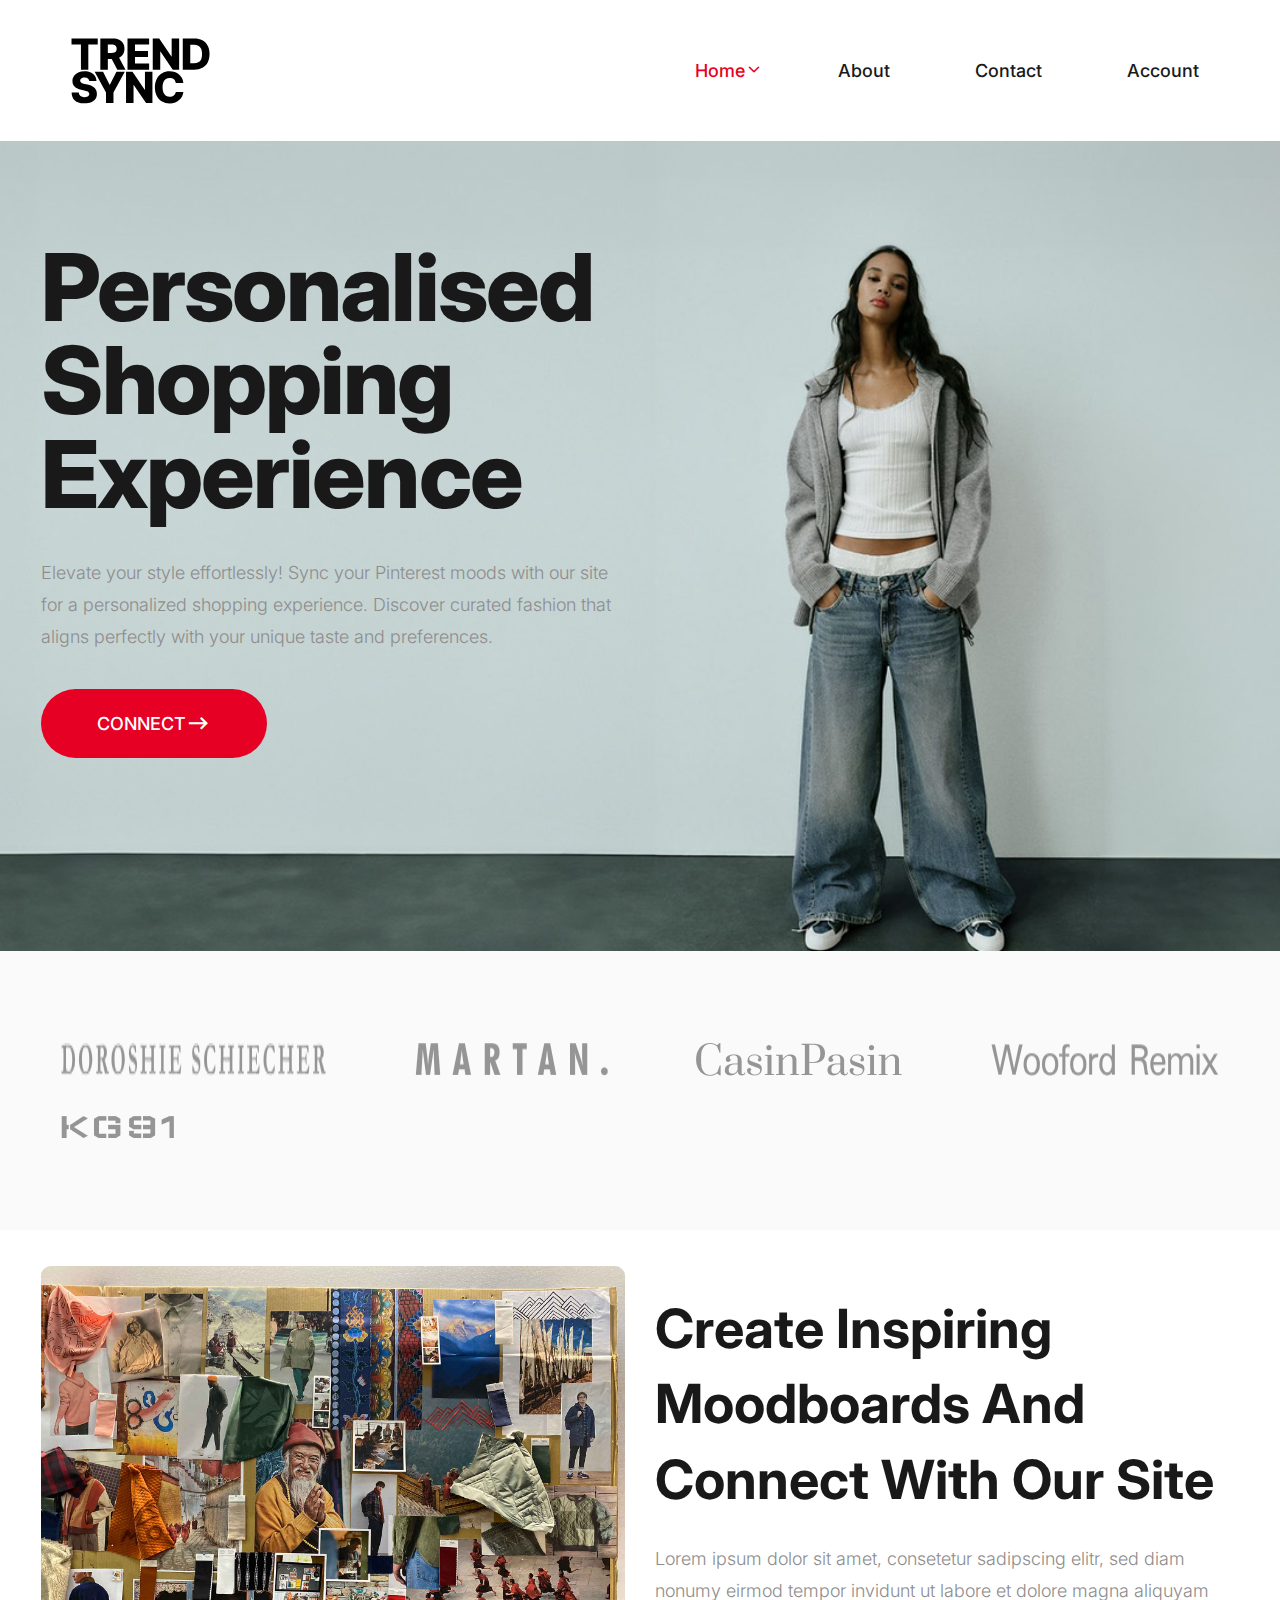
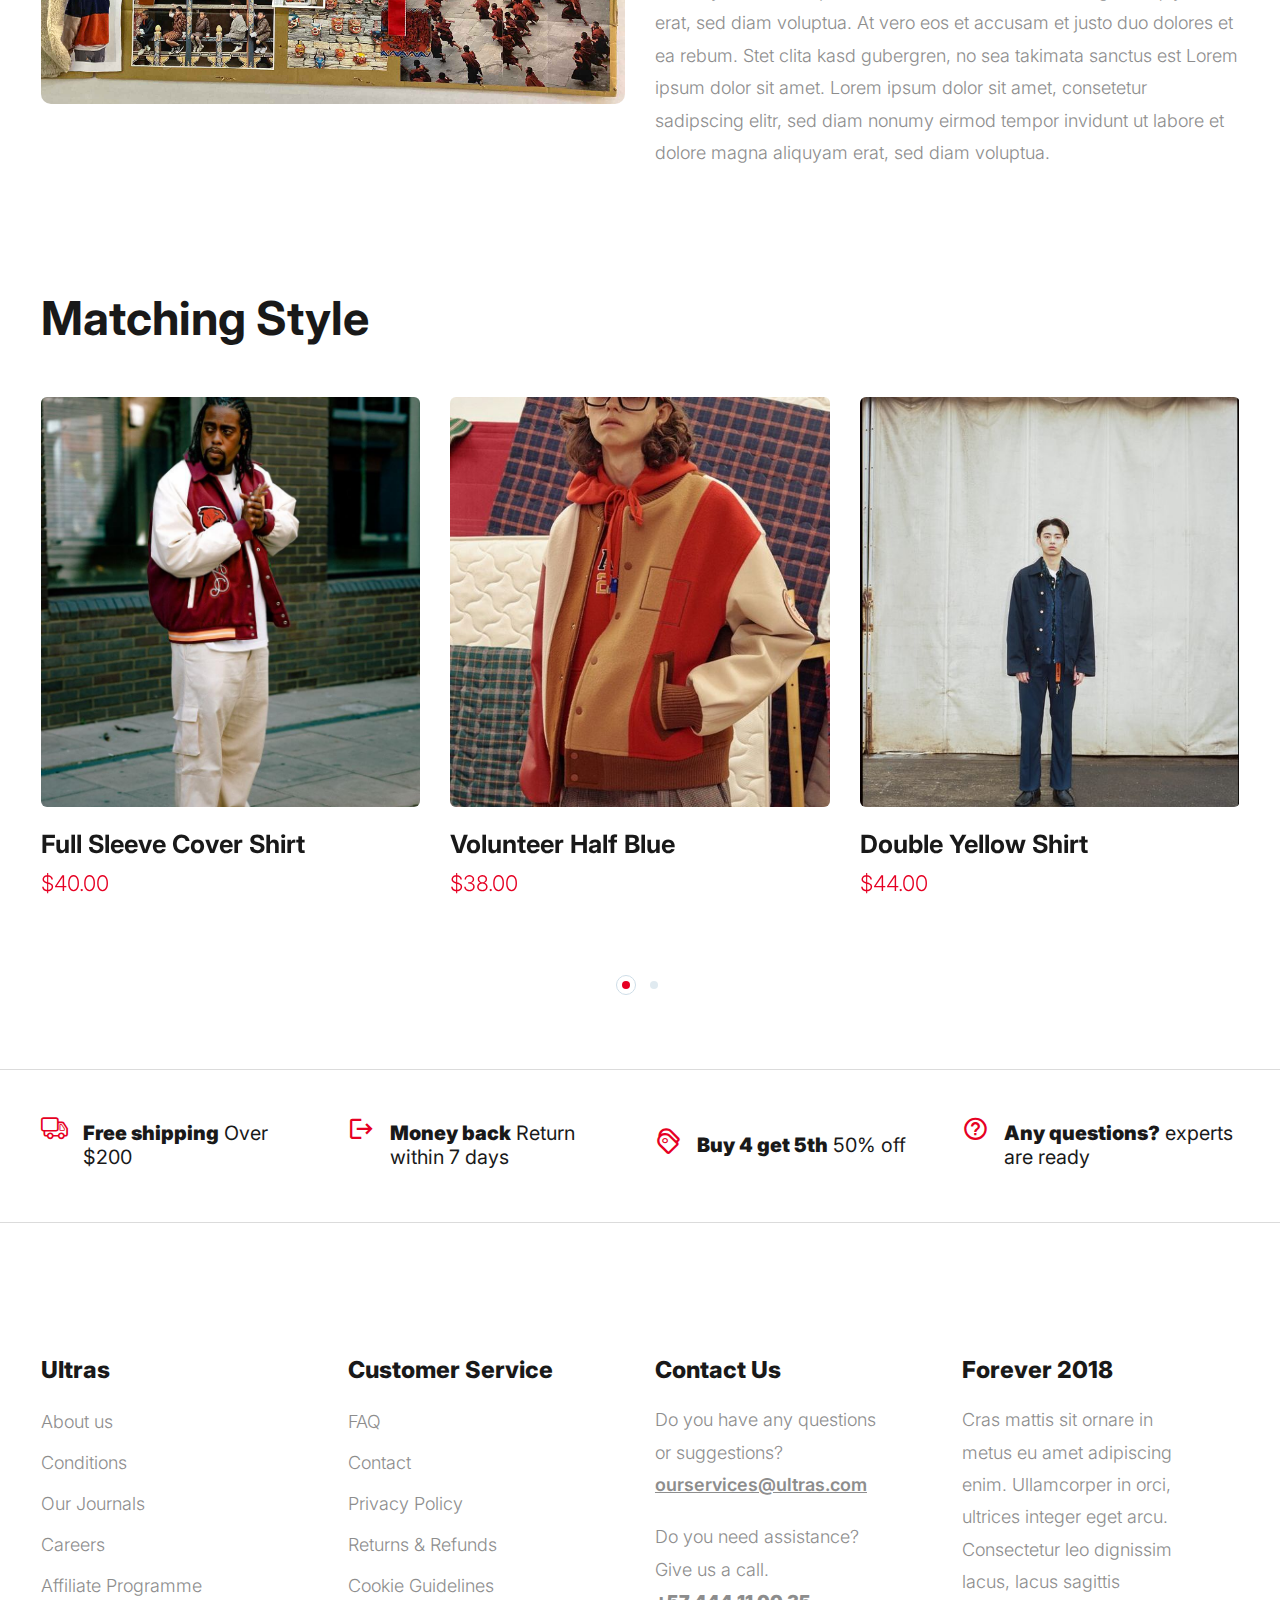
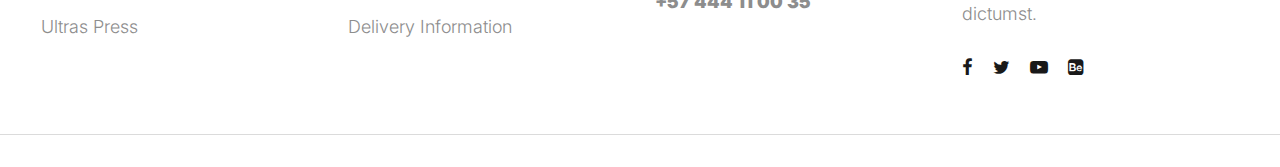
<file: index.html>
<!DOCTYPE html>
<html lang="en">
  <head>
    <title>Ultras - Clothing Store eCommerce Store HTML Website Template</title>
    <meta charset="utf-8">
    <meta http-equiv="X-UA-Compatible" content="IE=edge">
    <meta name="viewport" content="width=device-width, initial-scale=1.0">
    <meta name="format-detection" content="telephone=no">
    <meta name="apple-mobile-web-app-capable" content="yes">
    <meta name="author" content="">
    <meta name="keywords" content="">
    <meta name="description" content="">
    <link rel="stylesheet" type="text/css" href="css/normalize.css">
    <link rel="stylesheet" type="text/css" href="icomoon/icomoon.css">
    <link rel="stylesheet" type="text/css" media="all" href="https://maxcdn.bootstrapcdn.com/font-awesome/4.7.0/css/font-awesome.min.css">
    <link rel="stylesheet" type="text/css" href="css/vendor.css">
    <link rel="stylesheet" type="text/css" href="style.css">
    <link rel="preconnect" href="https://fonts.googleapis.com">
    <link rel="preconnect" href="https://fonts.gstatic.com" crossorigin>
    <link href="https://fonts.googleapis.com/css2?family=Inter:wght@100;200;300;400;500;600;700;800;900&display=swap" rel="stylesheet">
    <!-- script
    ================================================== -->
    <script src="js/modernizr.js"></script>
  </head>
  <body>

    <div class="preloader-wrapper">
      <div class="preloader">
      </div>
    </div>

    <div class="search-popup">
      <div class="search-popup-container">

        <form role="search" method="get" class="search-form" action="">
          <input type="search" id="search-form" class="search-field" placeholder="Type and press enter" value="" name="s" />
          <button type="submit" class="search-submit"><a href="#"><i class="icon icon-search"></i></a></button>
        </form>

        <h5 class="cat-list-title">Browse Categories</h5>
        
        <ul class="cat-list">
          <li class="cat-list-item">
            <a href="shop.html" title="Men Jackets">Men Jackets</a>
          </li>
          <li class="cat-list-item">
            <a href="shop.html" title="Fashion">Fashion</a>
          </li>
          <li class="cat-list-item">
            <a href="shop.html" title="Casual Wears">Casual Wears</a>
          </li>
          <li class="cat-list-item">
            <a href="shop.html" title="Women">Women</a>
          </li>
          <li class="cat-list-item">
            <a href="shop.html" title="Trending">Trending</a>
          </li>
          <li class="cat-list-item">
            <a href="shop.html" title="Hoodie">Hoodie</a>
          </li>
          <li class="cat-list-item">
            <a href="shop.html" title="Kids">Kids</a>
          </li>
        </ul>
      </div>
    </div>
    <header id="header">
      <div id="header-wrap">
        <nav class="primary-nav padding-small">
          <div class="container">
            <div class="row d-flex align-items-center">
              <div class="col-lg-2 col-md-2">
                <div class="main-logo">
                  <a href="index.html">
                    <img src="images/main-logo.svg" alt="logo">
                  </a>
                </div>
              </div>
              <div class="col-lg-10 col-md-10">
                <div class="navbar">

                  <div id="main-nav" class="stellarnav d-flex justify-content-end right">
                    <ul class="menu-list">

                      <li class="menu-item has-sub">
                        <a href="index.html" class="item-anchor active d-flex align-item-center" data-effect="Home">Home<i class="icon icon-chevron-down"></i></a>
                        <ul class="submenu">
                          <li><a href="index.html" class="item-anchor active">Home</a></li>
                          <li><a href="home2.html" class="item-anchor">Home<span class="text-primary">LOGGED IN</span></a></li>
                        </ul>
                      </li>

                      <li><a href="about.html" class="item-anchor" data-effect="About">About</a></li>

                      <!-- <li class="menu-item has-sub">
                        <a href="shop.html" class="item-anchor d-flex align-item-center" data-effect="Shop">Shop<i class="icon icon-chevron-down"></i></a>
                        <ul class="submenu">
                          <li><a href="shop.html" class="item-anchor">Shop</a></li>
                          <li><a href="shop-slider.html" class="item-anchor">Shop slider<span class="text-primary"> (PRO)</span></a></li>
                          <li><a href="shop-grid.html" class="item-anchor">Shop grid<span class="text-primary"> (PRO)</span></a></li>
                          <li><a href="shop-list.html" class="item-anchor">Shop list<span class="text-primary"> (PRO)</span></a></li>
                          <li><a href="single-product.html" class="item-anchor">Single product<span class="text-primary"> (PRO)</span></a></li>
                          <li><a href="cart.html" class="item-anchor">Cart<span class="text-primary"> (PRO)</span></a></li>
                          <li><a href="wishlist.html" class="item-anchor">Wishlist<span class="text-primary"> (PRO)</span></a></li>
                          <li><a href="checkout.html" class="item-anchor">Checkout<span class="text-primary"> (PRO)</span></a></li>
                        </ul>
                      </li> -->

                      

                      <!-- <li class="menu-item has-sub">
                        <a href="blog.html" class="item-anchor d-flex align-item-center" data-effect="Blog">Blog<i class="icon icon-chevron-down"></i></a>
                        <ul class="submenu">
                          <li><a href="blog.html" class="item-anchor">Blog</a></li>
                          <li><a href="blog-sidebar.html" class="item-anchor">Blog with sidebar<span class="text-primary"> (PRO)</span></a></li>
                          <li><a href="blog-masonry.html" class="item-anchor">Blog masonry<span class="text-primary"> (PRO)</span></a></li>
                          <li><a href="single-post.html" class="item-anchor">Single post</a></li>
                        </ul>
                      </li> -->

                      <li><a href="contact.html" class="item-anchor" data-effect="Contact">Contact</a></li>

                      <li><a href="account.html" class="item-anchor" data-effect="Account">Account</a></li>

                    </ul>
                  </div>

                </div>
              </div>
            </div>
          </div>
        </nav>
      </div>
    </header>

    <section id="billboard" class="overflow-hidden">

      <button class="button-prev">
        <i class="icon icon-chevron-left"></i>
      </button>
      <button class="button-next">
        <i class="icon icon-chevron-right"></i>
      </button>
      <div class="swiper main-swiper">
        <div class="swiper-wrapper">
          <div class="swiper-slide" style="background-image: url('images/banner1.jpg');background-repeat: no-repeat;background-size: cover;background-position: 80% center;">
            <div class="banner-content">
              <div class="container">
                <div class="row">
                  <div class="col-md-6">
                    <h2 class="banner-title">Personalised Shopping Experience</h2>
                    <p>Elevate your style effortlessly! Sync your Pinterest moods with our site for a personalized shopping experience. Discover curated fashion that aligns perfectly with your unique taste and preferences.</p>
                    <div class="btn-wrap">
                      <a href="account.html" class="btn btn-pill btn-medium d-flex align-items-center" tabindex="0">Connect <i class="icon icon-arrow-io"></i>
                      </a>
                    </div>
                  </div>
                </div>
              </div>
            </div>
          </div>
        </div>
      </div>
    </section>

    <section id="brand-collection" class="padding-medium bg-light-grey">
      <div class="container">
        <div class="d-flex flex-wrap justify-content-between">
          <img src="images/brand1.png" alt="phone" class="brand-image">
          <img src="images/brand2.png" alt="phone" class="brand-image">
          <img src="images/brand3.png" alt="phone" class="brand-image">
          <img src="images/brand4.png" alt="phone" class="brand-image">
          <img src="images/brand5.png" alt="phone" class="brand-image">
        </div>
      </div>
    </section>

    <div class="main-content d-flex flex-wrap padding-small">
      <div class="container">
        <div class="row">
          <div class="col-md-6">
            
            <div class="feature-image">
              <img src="images/moodboard2.jpg" alt="post image" class="image-rounded">
            </div>
          </div>
          <div class="col-md-6">
            <div class="post-content">
              <h1 class="page-title">Create inspiring Moodboards and <br>connect with our Site</h1>
              <p>Lorem ipsum dolor sit amet, consetetur sadipscing elitr, sed diam nonumy eirmod tempor invidunt ut labore et dolore magna aliquyam erat, sed diam voluptua. At vero eos et accusam et justo duo dolores et ea rebum. Stet clita kasd gubergren, no sea takimata sanctus est Lorem ipsum dolor sit amet. Lorem ipsum dolor sit amet, consetetur sadipscing elitr, sed diam nonumy eirmod tempor invidunt ut labore et dolore magna aliquyam erat, sed diam voluptua.</p>
            </div>
          </div>
        </div> 
      </div>
    </div>         

    <section id="featured-products" class="product-store padding-small">
      <div class="container">
        <div class="section-header d-flex flex-wrap align-items-center justify-content-between">
          <h2 class="section-title">Matching Style</h2>                       
        </div>
        <div class="swiper product-swiper overflow-hidden">
          <div class="swiper-wrapper">
            <div class="swiper-slide">
              <div class="product-item">
                <div class="image-holder">
                  <img src="images/product-item1.jpg" alt="Books" class="product-image">
                </div>
                <div class="cart-concern">
                  <div class="cart-button d-flex justify-content-between align-items-center">
                    <button type="button" class="btn-wrap cart-link d-flex align-items-center">add to cart <i class="icon icon-arrow-io"></i>
                    </button>
                    <button type="button" class="view-btn tooltip
                        d-flex">
                      <i class="icon icon-screen-full"></i>
                      <span class="tooltip-text">Quick view</span>
                    </button>
                    <button type="button" class="wishlist-btn">
                      <i class="icon icon-heart"></i>
                    </button>
                  </div>
                </div>
                <div class="product-detail">
                  <h3 class="product-title">
                    <a href="single-product.html">Full sleeve cover shirt</a>
                  </h3>
                  <span class="item-price text-primary">$40.00</span>
                </div>
              </div>
            </div>
            <div class="swiper-slide">
              <div class="product-item">
                <div class="image-holder">
                  <img src="images/product-item2.jpg" alt="Books" class="product-image">
                </div>
                <div class="cart-concern">
                  <div class="cart-button d-flex justify-content-between align-items-center">
                    <button type="button" class="btn-wrap cart-link d-flex align-items-center">add to cart <i class="icon icon-arrow-io"></i>
                    </button>
                    <button type="button" class="view-btn tooltip
                        d-flex">
                      <i class="icon icon-screen-full"></i>
                      <span class="tooltip-text">Quick view</span>
                    </button>
                    <button type="button" class="wishlist-btn">
                      <i class="icon icon-heart"></i>
                    </button>
                  </div>
                </div>
                <div class="product-detail">
                  <h3 class="product-title">
                    <a href="single-product.html">Volunteer Half blue</a>
                  </h3>
                  <span class="item-price text-primary">$38.00</span>
                </div>
              </div>
            </div>
            <div class="swiper-slide">
              <div class="product-item">
                <div class="image-holder">
                  <img src="images/product-item3.jpg" alt="Books" class="product-image">
                </div>
                <div class="cart-concern">
                  <div class="cart-button d-flex justify-content-between align-items-center">
                    <button type="button" class="btn-wrap cart-link d-flex align-items-center">add to cart <i class="icon icon-arrow-io"></i>
                    </button>
                    <button type="button" class="view-btn tooltip
                        d-flex">
                      <i class="icon icon-screen-full"></i>
                      <span class="tooltip-text">Quick view</span>
                    </button>
                    <button type="button" class="wishlist-btn">
                      <i class="icon icon-heart"></i>
                    </button>
                  </div>
                </div>
                <div class="product-detail">
                  <h3 class="product-title">
                    <a href="single-product.html">Double yellow shirt</a>
                  </h3>
                  <span class="item-price text-primary">$44.00</span>
                </div>
              </div>
            </div>
            <div class="swiper-slide">
              <div class="product-item">
                <div class="image-holder">
                  <img src="images/product-item4.jpg" alt="Books" class="product-image">
                </div>
                <div class="cart-concern">
                  <div class="cart-button d-flex justify-content-between align-items-center">
                    <button type="button" class="btn-wrap cart-link d-flex align-items-center">add to cart <i class="icon icon-arrow-io"></i>
                    </button>
                    <button type="button" class="view-btn tooltip
                        d-flex">
                      <i class="icon icon-screen-full"></i>
                      <span class="tooltip-text">Quick view</span>
                    </button>
                    <button type="button" class="wishlist-btn">
                      <i class="icon icon-heart"></i>
                    </button>
                  </div>
                </div>
                <div class="product-detail">
                  <h3 class="product-title">
                    <a href="single-product.html">Long belly grey pant</a>
                  </h3>
                  <span class="item-price text-primary">$33.00</span>
                </div>
              </div>
            </div>
          </div>
        </div>
        <div class="swiper-pagination"></div>
      </div>
    </section>

    <section id="shipping-information">
      <hr>
      <div class="container">
        <div class="row d-flex flex-wrap align-items-center justify-content-between">
          <div class="col-md-3 col-sm-6">
            <div class="icon-box">
              <i class="icon icon-truck"></i>
              <h4 class="block-title">
                <strong>Free shipping</strong> Over $200
              </h4>
            </div>
          </div>
          <div class="col-md-3 col-sm-6">
            <div class="icon-box">
              <i class="icon icon-return"></i>
              <h4 class="block-title">
                <strong>Money back</strong> Return within 7 days
              </h4>
            </div>
          </div>
          <div class="col-md-3 col-sm-6">
            <div class="icon-box">
              <i class="icon icon-tags1"></i>
              <h4 class="block-title">
                <strong>Buy 4 get 5th</strong> 50% off
              </h4>
            </div>
          </div>
          <div class="col-md-3 col-sm-6">
            <div class="icon-box">
              <i class="icon icon-help_outline"></i>
              <h4 class="block-title">
                <strong>Any questions?</strong> experts are ready
              </h4>
            </div>
          </div>
        </div>
      </div>
      <hr>
    </section>

    <footer id="footer">
      <div class="container">
        <div class="footer-menu-list">
          <div class="row d-flex flex-wrap justify-content-between">
            <div class="col-lg-3 col-md-6 col-sm-6">
              <div class="footer-menu">
                <h5 class="widget-title">Ultras</h5>
                <ul class="menu-list list-unstyled">
                  <li class="menu-item">
                    <a href="about.html">About us</a>
                  </li>
                  <li class="menu-item">
                    <a href="#">Conditions </a>
                  </li>
                  <li class="menu-item">
                    <a href="blog.html">Our Journals</a>
                  </li>
                  <li class="menu-item">
                    <a href="#">Careers</a>
                  </li>
                  <li class="menu-item">
                    <a href="#">Affiliate Programme</a>
                  </li>
                  <li class="menu-item">
                    <a href="#">Ultras Press</a>
                  </li>
                </ul>
              </div>
            </div>
            <div class="col-lg-3 col-md-6 col-sm-6">
              <div class="footer-menu">
                <h5 class="widget-title">Customer Service</h5>
                <ul class="menu-list list-unstyled">
                  <li class="menu-item">
                    <a href="faqs.html">FAQ</a>
                  </li>
                  <li class="menu-item">
                    <a href="contact.html">Contact</a>
                  </li>
                  <li class="menu-item">
                    <a href="#">Privacy Policy</a>
                  </li>
                  <li class="menu-item">
                    <a href="#">Returns & Refunds</a>
                  </li>
                  <li class="menu-item">
                    <a href="#">Cookie Guidelines</a>
                  </li>
                  <li class="menu-item">
                    <a href="#">Delivery Information</a>
                  </li>
                </ul>
              </div>
            </div>
            <div class="col-lg-3 col-md-6 col-sm-6">
              <div class="footer-menu">
                <h5 class="widget-title">Contact Us</h5>
                <p>Do you have any questions or suggestions? <a href="#" class="email">ourservices@ultras.com</a>
                </p>
                <p>Do you need assistance? Give us a call. <br>
                  <strong>+57 444 11 00 35</strong>
                </p>
              </div>
            </div>
            <div class="col-lg-3 col-md-6 col-sm-6">
              <div class="footer-menu">
                <h5 class="widget-title">Forever 2018</h5>
                <p>Cras mattis sit ornare in metus eu amet adipiscing enim. Ullamcorper in orci, ultrices integer eget arcu. Consectetur leo dignissim lacus, lacus sagittis dictumst.</p>
                <div class="social-links">
                  <ul class="d-flex list-unstyled">
                    <li>
                      <a href="#">
                        <i class="icon icon-facebook"></i>
                      </a>
                    </li>
                    <li>
                      <a href="#">
                        <i class="icon icon-twitter"></i>
                      </a>
                    </li>
                    <li>
                      <a href="#">
                        <i class="icon icon-youtube-play"></i>
                      </a>
                    </li>
                    <li>
                      <a href="#">
                        <i class="icon icon-behance-square"></i>
                      </a>
                    </li>
                  </ul>
                </div>
              </div>
            </div>
          </div>
        </div>
      </div>
      <hr>
    </footer>

    <script src="js/jquery-1.11.0.min.js"></script>
    <script src="js/plugins.js"></script>
    <script src="js/script.js"></script>
  </body>
</html>
</file>
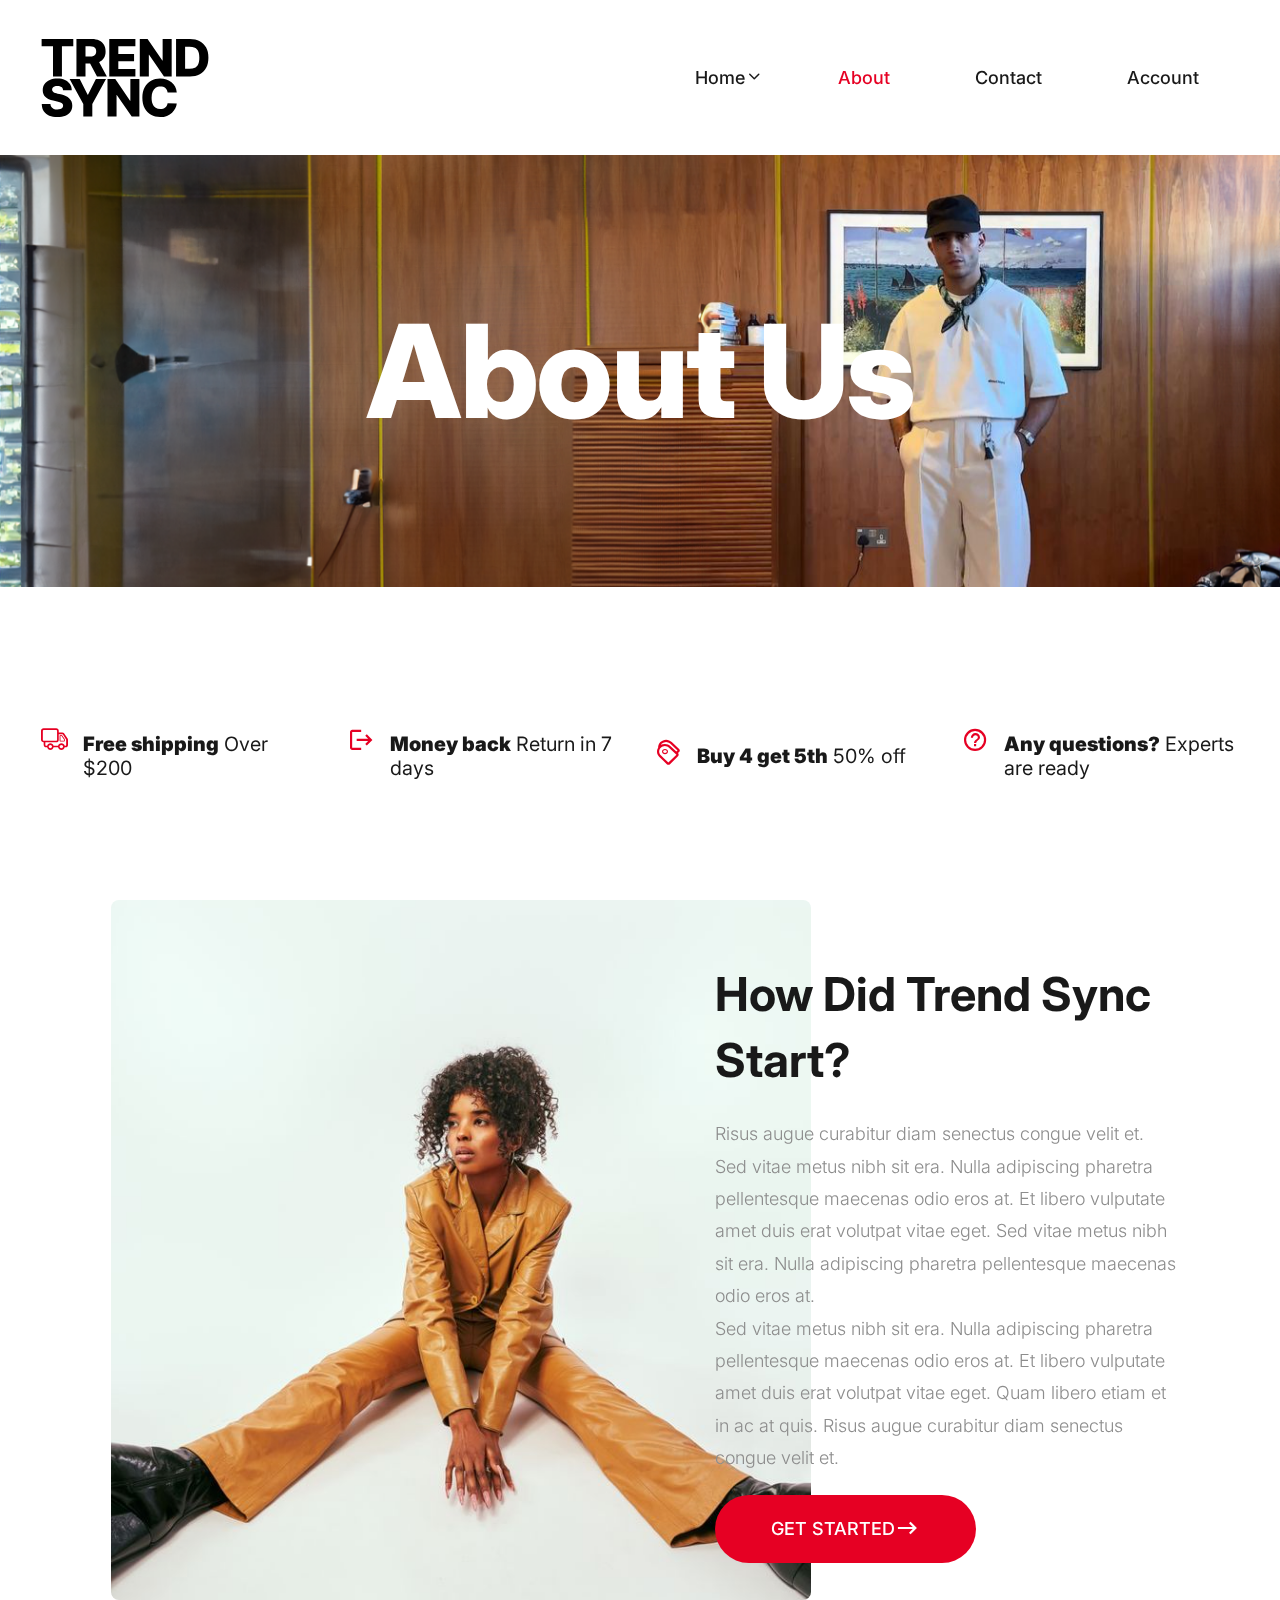
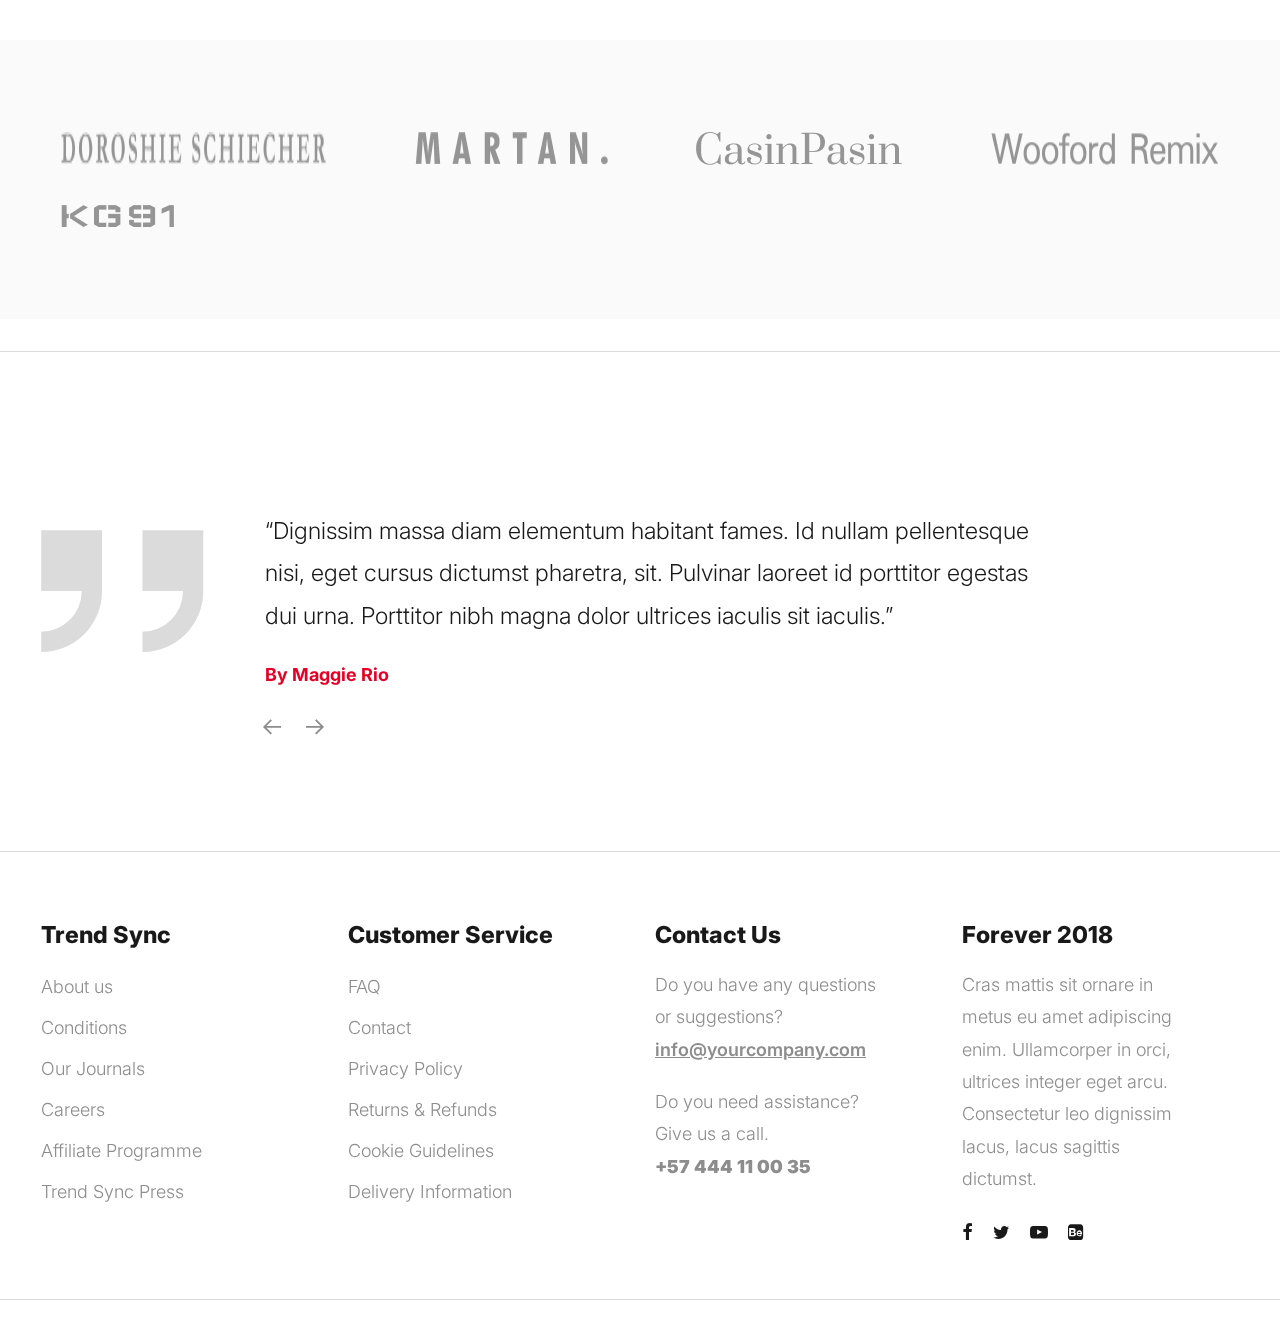
<file: about.html>
<!DOCTYPE html>
<html lang="en">
  <head>
    <title>Ultras - Clothing Store eCommerce Store HTML Website Template</title>
    <meta charset="utf-8">
    <meta http-equiv="X-UA-Compatible" content="IE=edge">
    <meta name="viewport" content="width=device-width, initial-scale=1.0">
    <meta name="format-detection" content="telephone=no">
    <meta name="apple-mobile-web-app-capable" content="yes">
    <meta name="author" content="">
    <meta name="keywords" content="">
    <meta name="description" content="">
    <link rel="stylesheet" type="text/css" href="css/normalize.css">
    <link rel="stylesheet" type="text/css" href="icomoon/icomoon.css">
    <link rel="stylesheet" type="text/css" media="all" href="https://maxcdn.bootstrapcdn.com/font-awesome/4.7.0/css/font-awesome.min.css">
    <link rel="stylesheet" type="text/css" href="css/vendor.css">
    <link rel="stylesheet" type="text/css" href="style2.css">
    <link rel="preconnect" href="https://fonts.googleapis.com">
    <link rel="preconnect" href="https://fonts.gstatic.com" crossorigin>
    <link href="https://fonts.googleapis.com/css2?family=Inter:wght@100;200;300;400;500;600;700;800;900&display=swap" rel="stylesheet">
    <!-- script
    ================================================== -->
    <script src="js/modernizr.js"></script>
  </head>
  <body>

    <div class="preloader-wrapper">
      <div class="preloader">
      </div>
    </div>

    <div class="search-popup">
      <div class="search-popup-container">

        <form role="search" method="get" class="search-form" action="">
          <input type="search" id="search-form" class="search-field" placeholder="Type and press enter" value="" name="s" />
          <button type="submit" class="search-submit"><a href="#"><i class="icon icon-search"></i></a></button>
        </form>

        <h5 class="cat-list-title">Browse Categories</h5>
        
        <ul class="cat-list">
          <li class="cat-list-item">
            <a href="shop.html" title="Men Jackets">Men Jackets</a>
          </li>
          <li class="cat-list-item">
            <a href="shop.html" title="Fashion">Fashion</a>
          </li>
          <li class="cat-list-item">
            <a href="shop.html" title="Casual Wears">Casual Wears</a>
          </li>
          <li class="cat-list-item">
            <a href="shop.html" title="Women">Women</a>
          </li>
          <li class="cat-list-item">
            <a href="shop.html" title="Trending">Trending</a>
          </li>
          <li class="cat-list-item">
            <a href="shop.html" title="Hoodie">Hoodie</a>
          </li>
          <li class="cat-list-item">
            <a href="shop.html" title="Kids">Kids</a>
          </li>
        </ul>
      </div>
    </div>
    <header id="header">
      <div id="header-wrap">
        <!-- <nav class="secondary-nav border-bottom">
          <div class="container">
            <div class="row d-flex align-items-center">
              <div class="col-md-4 header-contact">
                <p>Let's talk! <strong>+57 444 11 00 35</strong>
                </p>
              </div>
              <div class="col-md-4 shipping-purchase text-center">
                <p>Free shipping on a purchase value of $200</p>
              </div>
              <div class="col-md-4 col-sm-12 user-items">
                <ul class="d-flex justify-content-end list-unstyled">
                  <li>
                    <a href="login.html">
                      <i class="icon icon-user"></i>
                    </a>
                  </li>
                  <li>
                    <a href="cart.html">
                      <i class="icon icon-shopping-cart"></i>
                    </a>
                  </li>
                  <li>
                    <a href="wishlist.html">
                      <i class="icon icon-heart"></i>
                    </a>
                  </li>
                  <li class="user-items search-item pe-3">
                    <a href="#" class="search-button">
                      <i class="icon icon-search"></i>
                    </a>
                  </li>
                </ul>
              </div>
            </div>
          </div>
        </nav> -->
        <nav class="primary-nav padding-small">
          <div class="container">
            <div class="row d-flex align-items-center">
              <div class="col-lg-2 col-md-2">
                <div class="main-logo">
                  <a href="index.html">
                    <img src="images/main-logo.svg" alt="logo">
                  </a>
                </div>
              </div>
              <div class="col-lg-10 col-md-10">
                <div class="navbar">

                  <div id="main-nav" class="stellarnav d-flex justify-content-end right">
                    <ul class="menu-list">

                      <li class="menu-item has-sub">
                        <a href="index.html" class="item-anchor d-flex align-item-center" data-effect="Home">Home<i class="icon icon-chevron-down"></i></a>
                        <ul class="submenu">
                          <li><a href="index.html" class="item-anchor">Home</a></li>
                          <li><a href="home2.html" class="item-anchor">Home<span class="text-primary">LOGGED IN</span></a></li>
                        </ul>
                      </li>

                      <li><a href="about.html" class="item-anchor active" data-effect="About">About</a></li>

                      <!-- <li class="menu-item has-sub">
                        <a href="shop.html" class="item-anchor d-flex align-item-center" data-effect="Shop">Shop<i class="icon icon-chevron-down"></i></a>
                        <ul class="submenu">
                          <li><a href="shop.html" class="item-anchor">Shop</a></li>
                          <li><a href="shop-slider.html" class="item-anchor">Shop slider<span class="text-primary"> (PRO)</span></a></li>
                          <li><a href="shop-grid.html" class="item-anchor">Shop grid<span class="text-primary"> (PRO)</span></a></li>
                          <li><a href="shop-list.html" class="item-anchor">Shop list<span class="text-primary"> (PRO)</span></a></li>
                          <li><a href="single-product.html" class="item-anchor">Single product<span class="text-primary"> (PRO)</span></a></li>
                          <li><a href="cart.html" class="item-anchor">Cart<span class="text-primary"> (PRO)</span></a></li>
                          <li><a href="wishlist.html" class="item-anchor">Wishlist<span class="text-primary"> (PRO)</span></a></li>
                          <li><a href="checkout.html" class="item-anchor">Checkout<span class="text-primary"> (PRO)</span></a></li>
                        </ul>
                      </li>

                      <li class="menu-item has-sub">
                        <a href="#" class="item-anchor d-flex align-item-center" data-effect="Pages">Pages<i class="icon icon-chevron-down"></i></a>
                        <ul class="submenu">
                          <li><a href="coming-soon.html" class="item-anchor">Coming soon<span class="text-primary"> (PRO)</span></a></li>
                          <li><a href="login.html" class="item-anchor">Login<span class="text-primary"> (PRO)</span></a></li>
                          <li><a href="faqs.html" class="item-anchor">FAQs<span class="text-primary"> (PRO)</span></a></li>
                          <li><a href="styles.html" class="item-anchor">Styles</a></li>
                          <li><a href="thank-you.html" class="item-anchor">Thankyou</a></li>
                          <li><a href="error.html" class="item-anchor">Error page<span class="text-primary"> (PRO)</span></a></li>
                        </ul>
                      </li>

                      <li class="menu-item has-sub">
                        <a href="blog.html" class="item-anchor d-flex align-item-center" data-effect="Blog">Blog<i class="icon icon-chevron-down"></i></a>
                        <ul class="submenu">
                          <li><a href="blog.html" class="item-anchor">Blog</a></li>
                          <li><a href="blog-sidebar.html" class="item-anchor">Blog with sidebar<span class="text-primary"> (PRO)</span></a></li>
                          <li><a href="blog-masonry.html" class="item-anchor">Blog masonry<span class="text-primary"> (PRO)</span></a></li>
                          <li><a href="single-post.html" class="item-anchor">Single post</a></li>
                        </ul>
                      </li> -->

                      <li><a href="contact.html" class="item-anchor" data-effect="Contact">Contact</a></li>
                      <li><a href="account.html" class="item-anchor" data-effect="account">Account</a></li>

                    </ul>
                  </div>
                </div>
              </div>
            </div>
          </div>
        </nav>
      </div>
    </header>

    <section class="site-banner jarallax min-height300 padding-large" style="background: url(images/cont.png) no-repeat;">
      <div class="container">
        <div class="row">
          <div class="col-md-12">
            <h1 class="page-title abt">About us</h1>
            <!-- <div class="breadcrumbs">
              <span class="item">
                <a href="index.html">Home /</a>
              </span>
              <span class="item">About</span>
            </div> -->
          </div>
        </div>
      </div>
    </section>

    <section id="shipping-information" class="padding-large">
      <div class="container">
        <div class="row d-flex flex-wrap align-items-center justify-content-between">
          <div class="col-md-3 col-sm-6">
            <div class="icon-box">
              <i class="icon icon-truck"></i>
              <h4 class="block-title">
                <strong>Free shipping</strong> Over $200
              </h4>
            </div>
          </div>
          <div class="col-md-3 col-sm-6">
            <div class="icon-box">
              <i class="icon icon-return"></i>
              <h4 class="block-title">
                <strong>Money back</strong> Return in 7 days
              </h4>
            </div>
          </div>
          <div class="col-md-3 col-sm-6">
            <div class="icon-box">
              <i class="icon icon-tags1"></i>
              <h4 class="block-title">
                <strong>Buy 4 get 5th</strong> 50% off
              </h4>
            </div>
          </div>
          <div class="col-md-3 col-sm-6">
            <div class="icon-box">
              <i class="icon icon-help_outline"></i>
              <h4 class="block-title">
                <strong>Any questions?</strong> Experts are ready
              </h4>
            </div>
          </div>
        </div>
      </div>
    </section>

    <section id="about-us">
      <div class="container ">
        <div class="row d-flex align-items-center">
          <div class="col-lg-6 col-md-12">
            <div class="image-holder">
              <img src="images/Portrait photography inspiration ideas with aesthetic outfit, long nails, a girl with curls.jpg" alt="single" class="about-image">
            </div>
          </div>
          <div class="col-lg-6 col-md-12">
            <div class="detail">
              <div class="display-header">
                <h2 class="section-title">How did Trend Sync start?</h2>
                <p>Risus augue curabitur diam senectus congue velit et. Sed vitae metus nibh sit era. Nulla adipiscing pharetra pellentesque maecenas odio eros at. Et libero vulputate amet duis erat volutpat vitae eget. Sed vitae metus nibh sit era. Nulla adipiscing pharetra pellentesque maecenas odio eros at.
                <br>
                Sed vitae metus nibh sit era. Nulla adipiscing pharetra pellentesque maecenas odio eros at. Et libero vulputate amet duis erat volutpat vitae eget. Quam libero etiam et in ac at quis. Risus augue curabitur diam senectus congue velit et. </p>
                <div class="btn-wrap">
                  <a href="home2.html" class="btn btn-pill btn-darky btn-medium d-flex align-items-center" tabindex="0">Get Started    <i class="icon icon-arrow-io"></i>
                  </a>
                </div>
              </div>
            </div>
          </div>
        </div>
      </div>
    </section>

        <!-- <section id="latest-blog" class="padding-large">
      <div class="container">
        <div class="section-header d-flex flex-wrap align-items-center justify-content-between">
          <h2 class="section-title">our Journal</h2>
          <div class="btn-wrap align-right">
            <a href="blog.html" class="d-flex align-items-center">Read All Articles <i class="icon icon icon-arrow-io"></i>
            </a>
          </div>
        </div>
        <div class="row d-flex flex-wrap">
          <article class="col-md-4 post-item">
            <div class="image-holder zoom-effect">
              <a href="single-post.html">
                <img src="images/post-img1.jpg" alt="post" class="post-image">
              </a>
            </div>
            <div class="post-content d-flex">
              <div class="meta-date">
                <div class="meta-day text-primary">22</div>
                <div class="meta-month">Aug-2021</div>
              </div>
              <div class="post-header">
                <h3 class="post-title">
                  <a href="single-post.html">top 10 casual look ideas to dress up your kids</a>
                </h3>
                <a href="blog.html" class="blog-categories">Fashion</a>
              </div>
            </div>
          </article>
          <article class="col-md-4 post-item">
            <div class="image-holder zoom-effect">
              <a href="single-post.html">
                <img src="images/post-img2.jpg" alt="post" class="post-image">
              </a>
            </div>
            <div class="post-content d-flex">
              <div class="meta-date">
                <div class="meta-day text-primary">25</div>
                <div class="meta-month">Aug-2021</div>
              </div>
              <div class="post-header">
                <h3 class="post-title">
                  <a href="single-post.html">Latest trends of wearing street wears supremely</a>
                </h3>
                <a href="blog.html" class="blog-categories">Trending</a>
              </div>
            </div>
          </article>
          <article class="col-md-4 post-item">
            <div class="image-holder zoom-effect">
              <a href="single-post.html">
                <img src="images/post-img3.jpg" alt="post" class="post-image">
              </a>
            </div>
            <div class="post-content d-flex">
              <div class="meta-date">
                <div class="meta-day text-primary">28</div>
                <div class="meta-month">Aug-2021</div>
              </div>
              <div class="post-header">
                <h3 class="post-title">
                  <a href="single-post.html">types of comfortable clothes ideas for women</a>
                </h3>
                <a href="blog.html" class="blog-categories">Inspiration</a>
              </div>
            </div>
          </article>
        </div>
      </div>
    </section> -->

    <section id="brand-collection" class="padding-medium bg-light-grey">
      <div class="container">
        <div class="d-flex flex-wrap justify-content-between">
          <img src="images/brand1.png" alt="phone" class="brand-image">
          <img src="images/brand2.png" alt="phone" class="brand-image">
          <img src="images/brand3.png" alt="phone" class="brand-image">
          <img src="images/brand4.png" alt="phone" class="brand-image">
          <img src="images/brand5.png" alt="phone" class="brand-image">
        </div>
      </div>
    </section>

    <hr>
    <section id="testimonials" class="padding-large">
      <div class="container">
        <div class="reviews-content">
          <div class="row d-flex flex-wrap">
            <div class="col-md-2">
              <div class="review-icon">
                <i class="icon icon-right-quote"></i>
              </div>
            </div>
            <div class="col-md-8">
              <div class="swiper testimonial-swiper overflow-hidden">
                <div class="swiper-wrapper">
                  <div class="swiper-slide">
                    <div class="testimonial-detail">
                      <p>“Dignissim massa diam elementum habitant fames. Id nullam pellentesque nisi, eget cursus dictumst pharetra, sit. Pulvinar laoreet id porttitor egestas dui urna. Porttitor nibh magna dolor ultrices iaculis sit iaculis.”</p>
                      <div class="author-detail">
                        <div class="name">By Maggie Rio</div>
                      </div>
                    </div>
                  </div>
                  <div class="swiper-slide">
                    <div class="testimonial-detail">
                      <p>“Dignissim massa diam elementum habitant fames. Id nullam pellentesque nisi, eget cursus dictumst pharetra, sit. Pulvinar laoreet id porttitor egestas dui urna. Porttitor nibh magna dolor ultrices iaculis sit iaculis.”</p>
                      <div class="author-detail">
                        <div class="name">By John Smith</div>
                      </div>
                    </div>
                  </div>
                </div>
              </div>
              <div class="swiper-arrows">
                <button class="prev-button">
                  <i class="icon icon-arrow-left"></i>
                </button>
                <button class="next-button">
                  <i class="icon icon-arrow-right"></i>
                </button>
              </div>
            </div>
          </div>
        </div>
      </div>
    </section>
    <hr>
<br>

    <!-- <section id="instagram" class="padding-large">
      <div class="container">
        <div class="section-header">
          <h2 class="section-title">Follow our instagram</h2>
        </div>
        <p>Our official Instagram account <a href="#">@ultras</a> or <a href="#">#ultras_clothing</a>
        </p>
        <div class="row d-flex flex-wrap justify-content-between">
          <div class="col-lg-2 col-md-4 col-sm-6">
            <figure class="zoom-effect">
              <img src="images/insta-image1.jpg" alt="instagram" class="insta-image">
              <i class="icon icon-instagram"></i>
            </figure>
          </div>
          <div class="col-lg-2 col-md-4 col-sm-6">
            <figure class="zoom-effect">
              <img src="images/insta-image2.jpg" alt="instagram" class="insta-image">
              <i class="icon icon-instagram"></i>
            </figure>
          </div>
          <div class="col-lg-2 col-md-4 col-sm-6">
            <figure class="zoom-effect">
              <img src="images/insta-image3.jpg" alt="instagram" class="insta-image">
              <i class="icon icon-instagram"></i>
            </figure>
          </div>
          <div class="col-lg-2 col-md-4 col-sm-6">
            <figure class="zoom-effect">
              <img src="images/insta-image4.jpg" alt="instagram" class="insta-image">
              <i class="icon icon-instagram"></i>
            </figure>
          </div>
          <div class="col-lg-2 col-md-4 col-sm-6">
            <figure class="zoom-effect">
              <img src="images/insta-image5.jpg" alt="instagram" class="insta-image">
              <i class="icon icon-instagram"></i>
            </figure>
          </div>
          <div class="col-lg-2 col-md-4 col-sm-6">
            <figure class="zoom-effect">
              <img src="images/insta-image6.jpg" alt="instagram" class="insta-image">
              <i class="icon icon-instagram"></i>
            </figure>
          </div>
        </div>          
      </div>
    </section> -->

    <footer id="footer">
      <div class="container">
        <div class="footer-menu-list">
          <div class="row d-flex flex-wrap justify-content-between">
            <div class="col-lg-3 col-md-6 col-sm-6">
              <div class="footer-menu">
                <h5 class="widget-title">Trend Sync</h5>
                <ul class="menu-list list-unstyled">
                  <li class="menu-item">
                    <a href="about.html">About us</a>
                  </li>
                  <li class="menu-item">
                    <a href="#">Conditions </a>
                  </li>
                  <li class="menu-item">
                    <a href="blog.html">Our Journals</a>
                  </li>
                  <li class="menu-item">
                    <a href="#">Careers</a>
                  </li>
                  <li class="menu-item">
                    <a href="#">Affiliate Programme</a>
                  </li>
                  <li class="menu-item">
                    <a href="#">Trend Sync Press</a>
                  </li>
                </ul>
              </div>
            </div>
            <div class="col-lg-3 col-md-6 col-sm-6">
              <div class="footer-menu">
                <h5 class="widget-title">Customer Service</h5>
                <ul class="menu-list list-unstyled">
                  <li class="menu-item">
                    <a href="faqs.html">FAQ</a>
                  </li>
                  <li class="menu-item">
                    <a href="contact.html">Contact</a>
                  </li>
                  <li class="menu-item">
                    <a href="#">Privacy Policy</a>
                  </li>
                  <li class="menu-item">
                    <a href="#">Returns & Refunds</a>
                  </li>
                  <li class="menu-item">
                    <a href="#">Cookie Guidelines</a>
                  </li>
                  <li class="menu-item">
                    <a href="#">Delivery Information</a>
                  </li>
                </ul>
              </div>
            </div>
            <div class="col-lg-3 col-md-6 col-sm-6">
              <div class="footer-menu">
                <h5 class="widget-title">Contact Us</h5>
                <p>Do you have any questions or suggestions? <a href="#" class="email">info@yourcompany.com</a>
                </p>
                <p>Do you need assistance? Give us a call. <br>
                  <strong>+57 444 11 00 35</strong>
                </p>
              </div>
            </div>
            <div class="col-lg-3 col-md-6 col-sm-6">
              <div class="footer-menu">
                <h5 class="widget-title">Forever 2018</h5>
                <p>Cras mattis sit ornare in metus eu amet adipiscing enim. Ullamcorper in orci, ultrices integer eget arcu. Consectetur leo dignissim lacus, lacus sagittis dictumst.</p>
                <div class="social-links">
                  <ul class="d-flex list-unstyled">
                    <li>
                      <a href="#">
                        <i class="icon icon-facebook"></i>
                      </a>
                    </li>
                    <li>
                      <a href="#">
                        <i class="icon icon-twitter"></i>
                      </a>
                    </li>
                    <li>
                      <a href="#">
                        <i class="icon icon-youtube-play"></i>
                      </a>
                    </li>
                    <li>
                      <a href="#">
                        <i class="icon icon-behance-square"></i>
                      </a>
                    </li>
                  </ul>
                </div>
              </div>
            </div>
          </div>
        </div>
      </div>
      <hr>
    </footer>

    <!-- <div id="footer-bottom">
      <div class="container">
        <div class="d-flex align-items-center flex-wrap justify-content-between">
          <div class="copyright">
            <p>Freebies by <a href="https://templatesjungle.com/">Templates Jungle</a> Distributed by <a href="https://themewagon.com">ThemeWagon</a>
            </p>
          </div>
          <div class="payment-method">
            <p>Payment options :</p>
            <div class="card-wrap">
              <img src="images/visa-icon.jpg" alt="visa">
              <img src="images/mastercard.png" alt="mastercard">
              <img src="images/american-express.jpg" alt="american-express">
            </div>
          </div>
        </div>
      </div>
    </div> -->

    <script src="js/jquery-1.11.0.min.js"></script>
    <script src="js/plugins.js"></script>
    <script src="js/script.js"></script>
  </body>
</html>
</file>
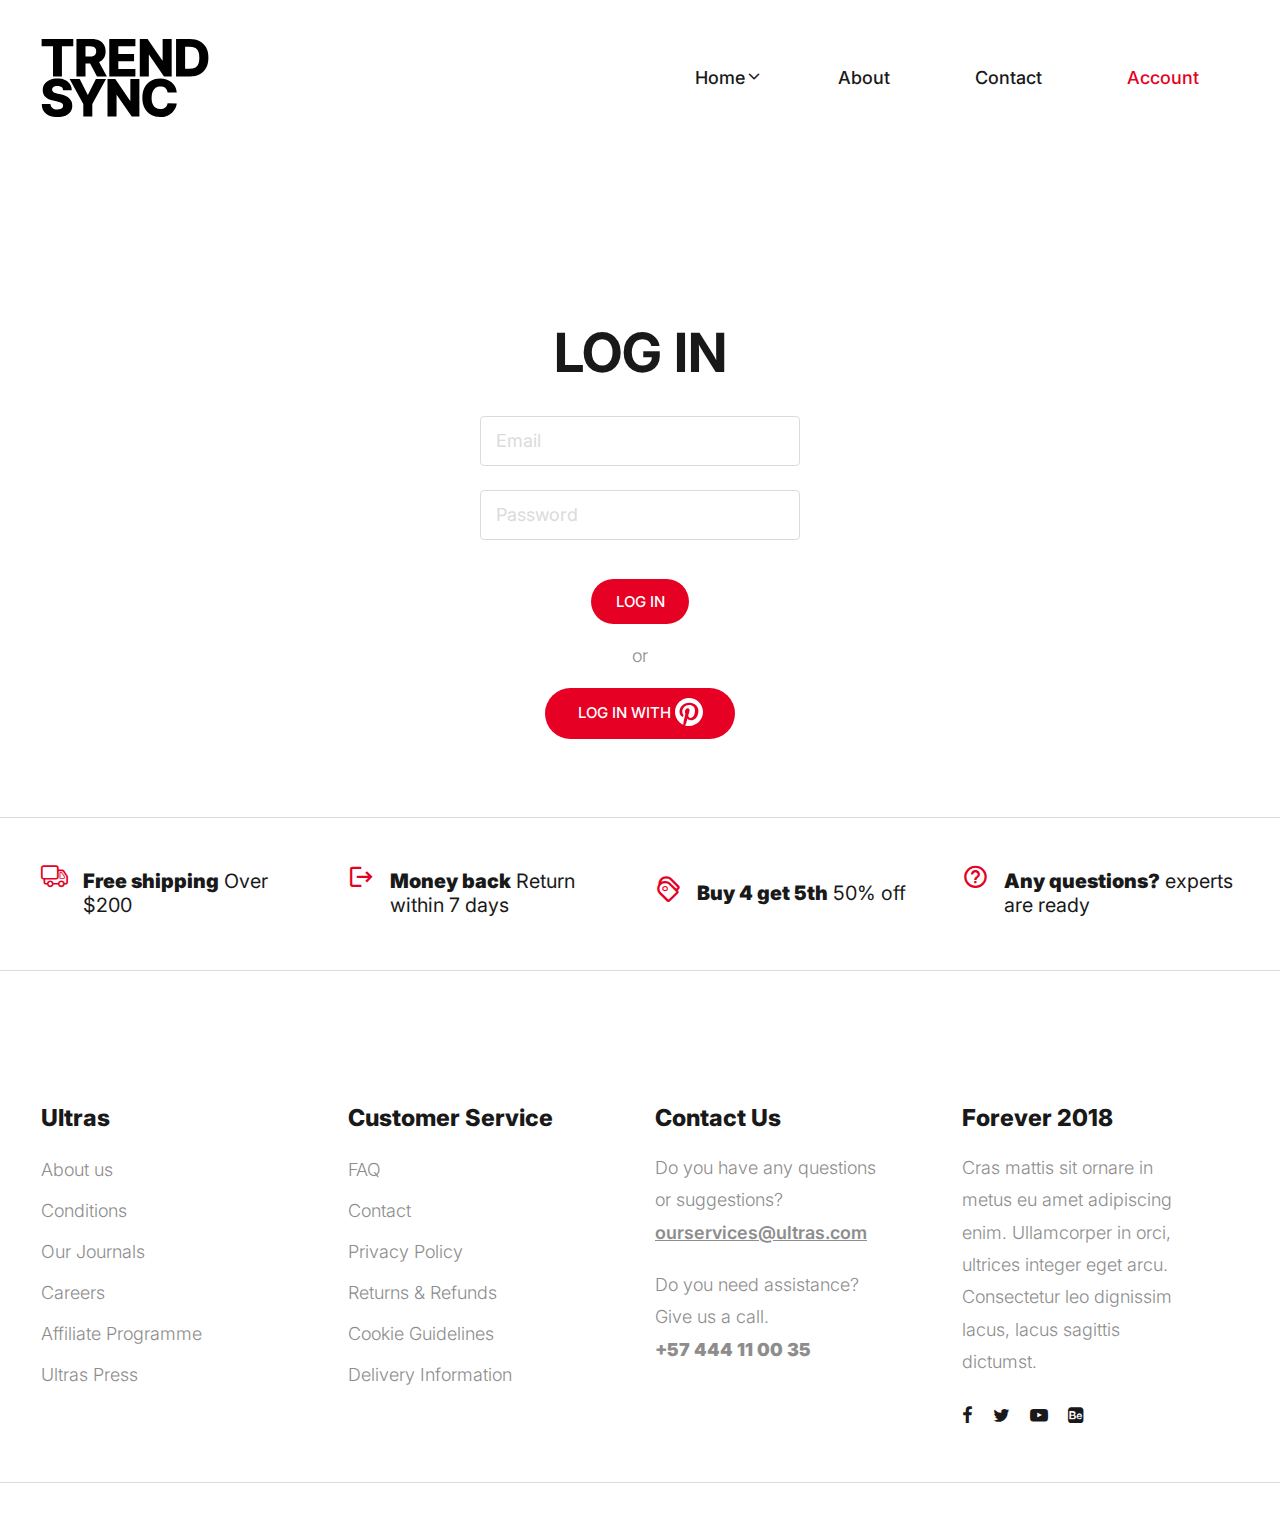
<file: account.html>
<!DOCTYPE html>
<html lang="en">
  <head>
    <title>Trend Sync - LOGIN</title>
    <meta charset="utf-8">
    <meta http-equiv="X-UA-Compatible" content="IE=edge">
    <meta name="viewport" content="width=device-width, initial-scale=1.0">
    <meta name="format-detection" content="telephone=no">
    <meta name="apple-mobile-web-app-capable" content="yes">
    <meta name="author" content="">
    <meta name="keywords" content="">
    <meta name="description" content="">
    <link rel="stylesheet" type="text/css" href="css/normalize.css">
    <link rel="stylesheet" type="text/css" href="icomoon/icomoon.css">
    <link rel="stylesheet" type="text/css" media="all" href="https://maxcdn.bootstrapcdn.com/font-awesome/4.7.0/css/font-awesome.min.css">
    <link rel="stylesheet" type="text/css" href="css/vendor.css">
    <link rel="stylesheet" type="text/css" href="style2.css">
    <link rel="preconnect" href="https://fonts.googleapis.com">
    <link rel="preconnect" href="https://fonts.gstatic.com" crossorigin>
    <link href="https://fonts.googleapis.com/css2?family=Inter:wght@100;200;300;400;500;600;700;800;900&display=swap" rel="stylesheet">
    <!-- script
    ================================================== -->
    <script src="js/modernizr.js"></script>
  </head>
  <body>

    <div class="preloader-wrapper">
      <div class="preloader">
      </div>
    </div>

    <div class="search-popup">
      <div class="search-popup-container">

        <form role="search" method="get" class="search-form" action="">
          <input type="search" id="search-form" class="search-field" placeholder="Type and press enter" value="" name="s" />
          <button type="submit" class="search-submit"><a href="#"><i class="icon icon-search"></i></a></button>
        </form>

        <h5 class="cat-list-title">Browse Categories</h5>
        
        <ul class="cat-list">
          <li class="cat-list-item">
            <a href="shop.html" title="Men Jackets">Men Jackets</a>
          </li>
          <li class="cat-list-item">
            <a href="shop.html" title="Fashion">Fashion</a>
          </li>
          <li class="cat-list-item">
            <a href="shop.html" title="Casual Wears">Casual Wears</a>
          </li>
          <li class="cat-list-item">
            <a href="shop.html" title="Women">Women</a>
          </li>
          <li class="cat-list-item">
            <a href="shop.html" title="Trending">Trending</a>
          </li>
          <li class="cat-list-item">
            <a href="shop.html" title="Hoodie">Hoodie</a>
          </li>
          <li class="cat-list-item">
            <a href="shop.html" title="Kids">Kids</a>
          </li>
        </ul>
      </div>
    </div>
    <header id="header">
      <div id="header-wrap">
        <nav class="primary-nav padding-small">
          <div class="container">
            <div class="row d-flex align-items-center">
              <div class="col-lg-2 col-md-2">
                <div class="main-logo">
                  <a href="index.html">
                    <img src="images/main-logo.svg" alt="logo">
                  </a>
                </div>
              </div>
              <div class="col-lg-10 col-md-10">
                <div class="navbar">

                  <div id="main-nav" class="stellarnav d-flex justify-content-end right">
                    <ul class="menu-list">

                      <li class="menu-item has-sub">
                        <a href="index.html" class="item-anchor d-flex align-item-center" data-effect="Home">Home<i class="icon icon-chevron-down"></i></a>
                        <ul class="submenu">
                          <li><a href="index.html" class="item-anchor">Home</a></li>
                          <li><a href="home2.html" class="item-anchor">Home<span class="text-primary"> LOGGED IN</span></a></li>
                        </ul>
                      </li>

                      <li><a href="about.html" class="item-anchor" data-effect="About">About</a></li>

                      <!-- <li class="menu-item has-sub">
                        <a href="shop.html" class="item-anchor d-flex align-item-center" data-effect="Shop">Shop<i class="icon icon-chevron-down"></i></a>
                        <ul class="submenu">
                          <li><a href="shop.html" class="item-anchor">Shop</a></li>
                          <li><a href="shop-slider.html" class="item-anchor">Shop slider<span class="text-primary"> (PRO)</span></a></li>
                          <li><a href="shop-grid.html" class="item-anchor">Shop grid<span class="text-primary"> (PRO)</span></a></li>
                          <li><a href="shop-list.html" class="item-anchor">Shop list<span class="text-primary"> (PRO)</span></a></li>
                          <li><a href="single-product.html" class="item-anchor">Single product<span class="text-primary"> (PRO)</span></a></li>
                          <li><a href="cart.html" class="item-anchor">Cart<span class="text-primary"> (PRO)</span></a></li>
                          <li><a href="wishlist.html" class="item-anchor">Wishlist<span class="text-primary"> (PRO)</span></a></li>
                          <li><a href="checkout.html" class="item-anchor">Checkout<span class="text-primary"> (PRO)</span></a></li>
                        </ul>
                      </li> -->

                      <!-- <li class="menu-item has-sub">
                        <a href="#" class="item-anchor d-flex align-item-center" data-effect="Pages">Pages<i class="icon icon-chevron-down"></i></a>
                        <ul class="submenu">
                          <li><a href="coming-soon.html" class="item-anchor">Coming soon<span class="text-primary"> (PRO)</span></a></li>
                          <li><a href="login.html" class="item-anchor">Login<span class="text-primary"> (PRO)</span></a></li>
                          <li><a href="faqs.html" class="item-anchor">FAQs<span class="text-primary"> (PRO)</span></a></li>
                          <li><a href="styles.html" class="item-anchor">Styles</a></li>
                          <li><a href="thank-you.html" class="item-anchor">Thankyou</a></li>
                          <li><a href="error.html" class="item-anchor">Error page<span class="text-primary"> (PRO)</span></a></li>
                        </ul>
                      </li> -->

                      <!-- <li class="menu-item has-sub">
                        <a href="blog.html" class="item-anchor d-flex align-item-center" data-effect="Blog">Blog<i class="icon icon-chevron-down"></i></a>
                        <ul class="submenu">
                          <li><a href="blog.html" class="item-anchor">Blog</a></li>
                          <li><a href="blog-sidebar.html" class="item-anchor">Blog with sidebar<span class="text-primary"> (PRO)</span></a></li>
                          <li><a href="blog-masonry.html" class="item-anchor">Blog masonry<span class="text-primary"> (PRO)</span></a></li>
                          <li><a href="single-post.html" class="item-anchor">Single post</a></li>
                        </ul>
                      </li> -->

                      <li><a href="contact.html" class="item-anchor" data-effect="Contact">Contact</a></li>
                      <li><a href="account.html" class="item-anchor active" data-effect="account">Account</a></li>
                    </ul>
                  </div>

                </div>
              </div>
            </div>
          </div>
        </nav>
      </div>
    </header>
    <section class="LOGIN">
        <h1>LOG IN</h1>
        <div class="subscribe-content">
            <form action="">
              <input type="text" name="email" placeholder="Email"><br>
              <input type="password" name="email" placeholder="Password"><br>
              <button class="btn btn-pill btn-darky">LOG IN</button><br>
              <p class="or">or</p>
              <button class="btn btn-pill btn-darky pint">LOG IN WITH <img class="pintpic" src="images/Artboard 1.svg" alt=""></button><br>
            </form>
          </div>
    </section>
    <!-- <section id="billboard" class="overflow-hidden">

      <button class="button-prev">
        <i class="icon icon-chevron-left"></i>
      </button>
      <button class="button-next">
        <i class="icon icon-chevron-right"></i>
      </button>
      <div class="swiper main-swiper">
        <div class="swiper-wrapper">
          <div class="swiper-slide" style="background-image: url('images/banner1.jpg');background-repeat: no-repeat;background-size: cover;background-position: center;">
            <div class="banner-content">
              <div class="container">
                <div class="row">
                  <div class="col-md-6">
                    <h2 class="banner-title">New products from your moodboard</h2>
                    <p>Lorem ipsum dolor sit amet, consectetur adipiscing elit. Sed eu feugiat amet, libero ipsum enim pharetra hac.</p>
                  </div>
                </div>
              </div>
            </div>
          </div>
          <div class="swiper-slide" style="background-image: url('images/banner2.jpg');background-repeat: no-repeat;background-size: cover;background-position: center;">
            <div class="banner-content">
              <div class="container">
                <div class="row">
                  <div class="col-md-6">
                    <h2 class="banner-title">Casual Collection</h2>
                    <p>Lorem ipsum dolor sit amet, consectetur adipiscing elit. Sed eu feugiat amet, libero ipsum enim pharetra hac.</p>
                    </div>
                  </div>
                </div>
              </div>
            </div>
          </div>
        </div>
      </div>
    </section> -->


    <!-- <section id="latest-collection">
      <div class="container">
        <div class="product-collection row">
          <div class="col-lg-7 col-md-12 left-content">
            <div class="collection-item">
              <div class="products-thumb">
                <img src="images/collection-item1.jpg" alt="collection item" class="large-image image-rounded">
              </div>
              <div class="col-lg-6 col-md-6 col-sm-6 product-entry">
                <div class="categories">casual collection</div>
                <h3 class="item-title">street wear.</h3>
                <p>Lorem ipsum dolor sit amet, consectetur adipiscing elit. Dignissim massa diam elementum.</p>
                <div class="btn-wrap">
                  <a href="shop.html" class="d-flex align-items-center">shop collection <i class="icon icon-arrow-io"></i>
                  </a>
                </div>
              </div>
            </div>
          </div>
          <div class="col-lg-5 col-md-12 right-content flex-wrap">
            <div class="collection-item top-item">
              <div class="products-thumb">
                <img src="images/collection-item2.jpg" alt="collection item" class="small-image image-rounded">
              </div>
              <div class="col-md-6 product-entry">
                <div class="categories">Basic Collection</div>
                <h3 class="item-title">Basic shoes.</h3>
                <div class="btn-wrap">
                  <a href="shop.html" class="d-flex align-items-center">shop collection <i class="icon icon-arrow-io"></i>
                  </a>
                </div>
              </div>
            </div>
            <div class="collection-item bottom-item">
              <div class="products-thumb">
                <img src="images/collection-item3.jpg" alt="collection item" class="small-image image-rounded">
              </div>
              <div class="col-md-6 product-entry">
                <div class="categories">Best Selling Product</div>
                <h3 class="item-title">woolen hat.</h3>
                <div class="btn-wrap">
                  <a href="shop.html" class="d-flex align-items-center">shop collection <i class="icon icon-arrow-io"></i>
                  </a>
                </div>
              </div>
            </div>
          </div>
        </div>
      </div>
    </section> -->

    <!-- <section id="brand-collection" class="padding-medium bg-light-grey">
      <div class="container">
        <div class="d-flex flex-wrap justify-content-between">
          <img src="images/brand1.png" alt="phone" class="brand-image">
          <img src="images/brand2.png" alt="phone" class="brand-image">
          <img src="images/brand3.png" alt="phone" class="brand-image">
          <img src="images/brand4.png" alt="phone" class="brand-image">
          <img src="images/brand5.png" alt="phone" class="brand-image">
        </div>
      </div>
    </section>  -->

    <!-- <section id="subscribe" class="padding-large">
      <div class="container">
        <div class="row">
          <div class="block-text col-md-6">
            <div class="section-header">
              <h2 class="section-title">Get 10% off Discount </h2>
            </div>
            <p>By subscribing to our newletter you will get special discounts and get access to new products.</p>
          </div>
          <div class="subscribe-content col-md-6">
            <form id="form" class="d-flex justify-content-between">
              <input type="text" name="email" placeholder="Enter your email addresss here">
              <button class="btn btn-darky">Subscribe Now</button>
            </form>
          </div>
        </div>
      </div>
    </section> -->

    <!-- <section id="selling-products" class="product-store bg-light-grey padding-large">
      <div class="container">
        <div class="section-header">
          <h2 class="section-title">Best selling products</h2>
        </div>
        <ul class="tabs list-unstyled">
          <li data-tab-target="#all" class="active tab">All</li>
          <li data-tab-target="#shoes" class="tab">Shoes</li>
          <li data-tab-target="#tshirts" class="tab">Tshirts</li>
          <li data-tab-target="#pants" class="tab">Pants</li>
          <li data-tab-target="#hoodie" class="tab">Hoodie</li>
          <li data-tab-target="#outer" class="tab">Outer</li>
          <li data-tab-target="#jackets" class="tab">Jackets</li>
          <li data-tab-target="#accessories" class="tab">Accessories</li>
        </ul>
        <div class="tab-content">
          <div id="all" data-tab-content class="active">
            <div class="row d-flex flex-wrap">
              <div class="product-item col-lg-3 col-md-6 col-sm-6">
                <div class="image-holder">
                  <img src="images/selling-products1.jpg" alt="Books" class="product-image">
                </div>
                <div class="cart-concern">
                  <div class="cart-button d-flex justify-content-between align-items-center">
                    <button type="button" class="btn-wrap cart-link d-flex align-items-center">add to cart <i class="icon icon-arrow-io"></i>
                    </button>
                    <button type="button" class="view-btn tooltip
                        d-flex">
                      <i class="icon icon-screen-full"></i>
                      <span class="tooltip-text">Quick view</span>
                    </button>
                    <button type="button" class="wishlist-btn">
                      <i class="icon icon-heart"></i>
                    </button>
                  </div>
                </div>
                <div class="product-detail">
                  <h3 class="product-title">
                    <a href="single-product.html">Half sleeve T-shirt</a>
                  </h3>
                  <div class="item-price text-primary">$40.00</div>
                </div>
              </div>
              <div class="product-item col-lg-3 col-md-6 col-sm-6">
                <div class="image-holder">
                  <img src="images/selling-products2.jpg" alt="Books" class="product-image">
                </div>
                <div class="cart-concern">
                  <div class="cart-button d-flex justify-content-between align-items-center">
                    <button type="button" class="btn-wrap cart-link d-flex align-items-center">add to cart <i class="icon icon-arrow-io"></i>
                    </button>
                    <button type="button" class="view-btn tooltip
                        d-flex">
                      <i class="icon icon-screen-full"></i>
                      <span class="tooltip-text">Quick view</span>
                    </button>
                    <button type="button" class="wishlist-btn">
                      <i class="icon icon-heart"></i>
                    </button>
                  </div>
                </div>
                <div class="product-detail">
                  <h3 class="product-title">
                    <a href="single-product.html">Stylish Grey T-shirt</a>
                  </h3>
                  <div class="item-price text-primary">$35.00</div>
                </div>
              </div>
              <div class="product-item col-lg-3 col-md-6 col-sm-6">
                <div class="image-holder">
                  <img src="images/selling-products3.jpg" alt="Books" class="product-image">
                </div>
                <div class="cart-concern">
                  <div class="cart-button d-flex justify-content-between align-items-center">
                    <button type="button" class="btn-wrap cart-link d-flex align-items-center">add to cart <i class="icon icon-arrow-io"></i>
                    </button>
                    <button type="button" class="view-btn tooltip
                        d-flex">
                      <i class="icon icon-screen-full"></i>
                      <span class="tooltip-text">Quick view</span>
                    </button>
                    <button type="button" class="wishlist-btn">
                      <i class="icon icon-heart"></i>
                    </button>
                  </div>
                </div>
                <div class="product-detail">
                  <h3 class="product-title">
                    <a href="single-product.html">Silk White Shirt</a>
                  </h3>
                  <div class="item-price text-primary">$35.00</div>
                </div>
              </div>
              <div class="product-item col-lg-3 col-md-6 col-sm-6">
                <div class="image-holder">
                  <img src="images/selling-products4.jpg" alt="Books" class="product-image">
                </div>
                <div class="cart-concern">
                  <div class="cart-button d-flex justify-content-between align-items-center">
                    <button type="button" class="btn-wrap cart-link d-flex align-items-center">add to cart <i class="icon icon-arrow-io"></i>
                    </button>
                    <button type="button" class="view-btn tooltip
                        d-flex">
                      <i class="icon icon-screen-full"></i>
                      <span class="tooltip-text">Quick view</span>
                    </button>
                    <button type="button" class="wishlist-btn">
                      <i class="icon icon-heart"></i>
                    </button>
                  </div>
                </div>
                <div class="product-detail">
                  <h3 class="product-title">
                    <a href="single-product.html">Grunge Hoodie</a>
                  </h3>
                  <div class="item-price text-primary">$30.00</div>
                </div>
              </div>
              <div class="product-item col-lg-3 col-md-6 col-sm-6">
                <div class="image-holder">
                  <img src="images/selling-products5.jpg" alt="Books" class="product-image">
                </div>
                <div class="cart-concern">
                  <div class="cart-button d-flex justify-content-between align-items-center">
                    <button type="button" class="btn-wrap cart-link d-flex align-items-center">add to cart <i class="icon icon-arrow-io"></i>
                    </button>
                    <button type="button" class="view-btn tooltip
                        d-flex">
                      <i class="icon icon-screen-full"></i>
                      <span class="tooltip-text">Quick view</span>
                    </button>
                    <button type="button" class="wishlist-btn">
                      <i class="icon icon-heart"></i>
                    </button>
                  </div>
                </div>
                <div class="product-detail">
                  <h3 class="product-title">
                    <a href="single-product.html">Full sleeve Jeans jacket</a>
                  </h3>
                  <div class="item-price text-primary">$40.00</div>
                </div>
              </div>
              <div class="product-item col-lg-3 col-md-6 col-sm-6">
                <div class="image-holder">
                  <img src="images/selling-products6.jpg" alt="Books" class="product-image">
                </div>
                <div class="cart-concern">
                  <div class="cart-button d-flex justify-content-between align-items-center">
                    <button type="button" class="btn-wrap cart-link d-flex align-items-center">add to cart <i class="icon icon-arrow-io"></i>
                    </button>
                    <button type="button" class="view-btn tooltip
                        d-flex">
                      <i class="icon icon-screen-full"></i>
                      <span class="tooltip-text">Quick view</span>
                    </button>
                    <button type="button" class="wishlist-btn">
                      <i class="icon icon-heart"></i>
                    </button>
                  </div>
                </div>
                <div class="product-detail">
                  <h3 class="product-title">
                    <a href="single-product.html">Grey Check Coat</a>
                  </h3>
                  <div class="item-price text-primary">$30.00</div>
                </div>
              </div>
              <div class="product-item col-lg-3 col-md-6 col-sm-6">
                <div class="image-holder">
                  <img src="images/selling-products7.jpg" alt="Books" class="product-image">
                </div>
                <div class="cart-concern">
                  <div class="cart-button d-flex justify-content-between align-items-center">
                    <button type="button" class="btn-wrap cart-link d-flex align-items-center">add to cart <i class="icon icon-arrow-io"></i>
                    </button>
                    <button type="button" class="view-btn tooltip
                        d-flex">
                      <i class="icon icon-screen-full"></i>
                      <span class="tooltip-text">Quick view</span>
                    </button>
                    <button type="button" class="wishlist-btn">
                      <i class="icon icon-heart"></i>
                    </button>
                  </div>
                </div>
                <div class="product-detail">
                  <h3 class="product-title">
                    <a href="single-product.html">Long Sleeve T-shirt</a>
                  </h3>
                  <div class="item-price text-primary">$40.00</div>
                </div>
              </div>
              <div class="product-item col-lg-3 col-md-6 col-sm-6">
                <div class="image-holder">
                  <img src="images/selling-products8.jpg" alt="Books" class="product-image">
                </div>
                <div class="cart-concern">
                  <div class="cart-button d-flex justify-content-between align-items-center">
                    <button type="button" class="btn-wrap cart-link d-flex align-items-center">add to cart <i class="icon icon-arrow-io"></i>
                    </button>
                    <button type="button" class="view-btn tooltip
                        d-flex">
                      <i class="icon icon-screen-full"></i>
                      <span class="tooltip-text">Quick view</span>
                    </button>
                    <button type="button" class="wishlist-btn">
                      <i class="icon icon-heart"></i>
                    </button>
                  </div>
                </div>
                <div class="product-detail">
                  <h3 class="product-title">
                    <a href="single-product.html">Half Sleeve T-shirt</a>
                  </h3>
                  <div class="item-price text-primary">$35.00</div>
                </div>
              </div>
              <div class="product-item col-lg-3 col-md-6 col-sm-6">
                <div class="image-holder">
                  <img src="images/selling-products13.jpg" alt="Books" class="product-image">
                </div>
                <div class="cart-concern">
                  <div class="cart-button d-flex justify-content-between align-items-center">
                    <button type="button" class="btn-wrap cart-link d-flex align-items-center">add to cart <i class="icon icon-arrow-io"></i>
                    </button>
                    <button type="button" class="view-btn tooltip
                        d-flex">
                      <i class="icon icon-screen-full"></i>
                      <span class="tooltip-text">Quick view</span>
                    </button>
                    <button type="button" class="wishlist-btn">
                      <i class="icon icon-heart"></i>
                    </button>
                  </div>
                </div>
                <div class="product-detail">
                  <h3 class="product-title">
                    <a href="single-product.html">Orange white Nike</a>
                  </h3>
                  <div class="item-price text-primary">$55.00</div>
                </div>
              </div>
              <div class="product-item col-lg-3 col-md-6 col-sm-6">
                <div class="image-holder">
                  <img src="images/selling-products14.jpg" alt="Books" class="product-image">
                </div>
                <div class="cart-concern">
                  <div class="cart-button d-flex justify-content-between align-items-center">
                    <button type="button" class="btn-wrap cart-link d-flex align-items-center">add to cart <i class="icon icon-arrow-io"></i>
                    </button>
                    <button type="button" class="view-btn tooltip
                        d-flex">
                      <i class="icon icon-screen-full"></i>
                      <span class="tooltip-text">Quick view</span>
                    </button>
                    <button type="button" class="wishlist-btn">
                      <i class="icon icon-heart"></i>
                    </button>
                  </div>
                </div>
                <div class="product-detail">
                  <h3 class="product-title">
                    <a href="single-product.html">Running Shoe</a>
                  </h3>
                  <div class="item-price text-primary">$65.00</div>
                </div>
              </div>
              <div class="product-item col-lg-3 col-md-6 col-sm-6">
                <div class="image-holder">
                  <img src="images/selling-products15.jpg" alt="Books" class="product-image">
                </div>
                <div class="cart-concern">
                  <div class="cart-button d-flex justify-content-between align-items-center">
                    <button type="button" class="btn-wrap cart-link d-flex align-items-center">add to cart <i class="icon icon-arrow-io"></i>
                    </button>
                    <button type="button" class="view-btn tooltip
                        d-flex">
                      <i class="icon icon-screen-full"></i>
                      <span class="tooltip-text">Quick view</span>
                    </button>
                    <button type="button" class="wishlist-btn">
                      <i class="icon icon-heart"></i>
                    </button>
                  </div>
                </div>
                <div class="product-detail">
                  <h3 class="product-title">
                    <a href="single-product.html">Tennis Shoe</a>
                  </h3>
                  <div class="item-price text-primary">$80.00</div>
                </div>
              </div>
              <div class="product-item col-lg-3 col-md-6 col-sm-6">
                <div class="image-holder">
                  <img src="images/selling-products16.jpg" alt="Books" class="product-image">
                </div>
                <div class="cart-concern">
                  <div class="cart-button d-flex justify-content-between align-items-center">
                    <button type="button" class="btn-wrap cart-link d-flex align-items-center">add to cart <i class="icon icon-arrow-io"></i>
                    </button>
                    <button type="button" class="view-btn tooltip
                        d-flex">
                      <i class="icon icon-screen-full"></i>
                      <span class="tooltip-text">Quick view</span>
                    </button>
                    <button type="button" class="wishlist-btn">
                      <i class="icon icon-heart"></i>
                    </button>
                  </div>
                </div>
                <div class="product-detail">
                  <h3 class="product-title">
                    <a href="single-product.html">Nike Brand Shoe</a>
                  </h3>
                  <div class="item-price text-primary">$65.00</div>
                </div>
              </div>
            </div>
          </div>
          <div id="shoes" data-tab-content>
            <div class="row d-flex flex-wrap">
              <div class="product-item col-lg-3 col-md-6 col-sm-6">
                <div class="image-holder">
                  <img src="images/selling-products13.jpg" alt="Books" class="product-image">
                </div>
                <div class="cart-concern">
                  <div class="cart-button d-flex justify-content-between align-items-center">
                    <button type="button" class="btn-wrap cart-link d-flex align-items-center">add to cart <i class="icon icon-arrow-io"></i>
                    </button>
                    <button type="button" class="view-btn tooltip
                        d-flex">
                      <i class="icon icon-screen-full"></i>
                      <span class="tooltip-text">Quick view</span>
                    </button>
                    <button type="button" class="wishlist-btn">
                      <i class="icon icon-heart"></i>
                    </button>
                  </div>
                </div>
                <div class="product-detail">
                  <h3 class="product-title">
                    <a href="single-product.html">Orange white Nike</a>
                  </h3>
                  <div class="item-price text-primary">$55.00</div>
                </div>
              </div>
              <div class="product-item col-lg-3 col-md-6 col-sm-6">
                <div class="image-holder">
                  <img src="images/selling-products14.jpg" alt="Books" class="product-image">
                </div>
                <div class="cart-concern">
                  <div class="cart-button d-flex justify-content-between align-items-center">
                    <button type="button" class="btn-wrap cart-link d-flex align-items-center">add to cart <i class="icon icon-arrow-io"></i>
                    </button>
                    <button type="button" class="view-btn tooltip
                        d-flex">
                      <i class="icon icon-screen-full"></i>
                      <span class="tooltip-text">Quick view</span>
                    </button>
                    <button type="button" class="wishlist-btn">
                      <i class="icon icon-heart"></i>
                    </button>
                  </div>
                </div>
                <div class="product-detail">
                  <h3 class="product-title">
                    <a href="single-product.html">Running Shoe</a>
                  </h3>
                  <div class="item-price text-primary">$65.00</div>
                </div>
              </div>
              <div class="product-item col-lg-3 col-md-6 col-sm-6">
                <div class="image-holder">
                  <img src="images/selling-products15.jpg" alt="Books" class="product-image">
                </div>
                <div class="cart-concern">
                  <div class="cart-button d-flex justify-content-between align-items-center">
                    <button type="button" class="btn-wrap cart-link d-flex align-items-center">add to cart <i class="icon icon-arrow-io"></i>
                    </button>
                    <button type="button" class="view-btn tooltip
                        d-flex">
                      <i class="icon icon-screen-full"></i>
                      <span class="tooltip-text">Quick view</span>
                    </button>
                    <button type="button" class="wishlist-btn">
                      <i class="icon icon-heart"></i>
                    </button>
                  </div>
                </div>
                <div class="product-detail">
                  <h3 class="product-title">
                    <a href="single-product.html">Tennis Shoe</a>
                  </h3>
                  <div class="item-price text-primary">$80.00</div>
                </div>
              </div>
              <div class="product-item col-lg-3 col-md-6 col-sm-6">
                <div class="image-holder">
                  <img src="images/selling-products16.jpg" alt="Books" class="product-image">
                </div>
                <div class="cart-concern">
                  <div class="cart-button d-flex justify-content-between align-items-center">
                    <button type="button" class="btn-wrap cart-link d-flex align-items-center">add to cart <i class="icon icon-arrow-io"></i>
                    </button>
                    <button type="button" class="view-btn tooltip
                        d-flex">
                      <i class="icon icon-screen-full"></i>
                      <span class="tooltip-text">Quick view</span>
                    </button>
                    <button type="button" class="wishlist-btn">
                      <i class="icon icon-heart"></i>
                    </button>
                  </div>
                </div>
                <div class="product-detail">
                  <h3 class="product-title">
                    <a href="single-product.html">Nike Brand Shoe</a>
                  </h3>
                  <div class="item-price text-primary">$65.00</div>
                </div>
              </div>
            </div>
          </div>
          <div id="tshirts" data-tab-content>
            <div class="row d-flex flex-wrap">
              <div class="product-item col-lg-3 col-md-6 col-sm-6">
                <div class="image-holder">
                  <img src="images/selling-products3.jpg" alt="Books" class="product-image">
                </div>
                <div class="cart-concern">
                  <div class="cart-button d-flex justify-content-between align-items-center">
                    <button type="button" class="btn-wrap cart-link d-flex align-items-center">add to cart <i class="icon icon-arrow-io"></i>
                    </button>
                    <button type="button" class="view-btn tooltip
                        d-flex">
                      <i class="icon icon-screen-full"></i>
                      <span class="tooltip-text">Quick view</span>
                    </button>
                    <button type="button" class="wishlist-btn">
                      <i class="icon icon-heart"></i>
                    </button>
                  </div>
                </div>
                <div class="product-detail">
                  <h3 class="product-title">
                    <a href="single-product.html">Silk White Shirt</a>
                  </h3>
                  <div class="item-price text-primary">$35.00</div>
                </div>
              </div>
              <div class="product-item col-lg-3 col-md-6 col-sm-6">
                <div class="image-holder">
                  <img src="images/selling-products8.jpg" alt="Books" class="product-image">
                </div>
                <div class="cart-concern">
                  <div class="cart-button d-flex justify-content-between align-items-center">
                    <button type="button" class="btn-wrap cart-link d-flex align-items-center">add to cart <i class="icon icon-arrow-io"></i>
                    </button>
                    <button type="button" class="view-btn tooltip
                        d-flex">
                      <i class="icon icon-screen-full"></i>
                      <span class="tooltip-text">Quick view</span>
                    </button>
                    <button type="button" class="wishlist-btn">
                      <i class="icon icon-heart"></i>
                    </button>
                  </div>
                </div>
                <div class="product-detail">
                  <h3 class="product-title">
                    <a href="single-product.html">White Half T-shirt</a>
                  </h3>
                  <div class="item-price text-primary">$30.00</div>
                </div>
              </div>
              <div class="product-item col-lg-3 col-md-6 col-sm-6">
                <div class="image-holder">
                  <img src="images/selling-products5.jpg" alt="Books" class="product-image">
                </div>
                <div class="cart-concern">
                  <div class="cart-button d-flex justify-content-between align-items-center">
                    <button type="button" class="btn-wrap cart-link d-flex align-items-center">add to cart <i class="icon icon-arrow-io"></i>
                    </button>
                    <button type="button" class="view-btn tooltip
                        d-flex">
                      <i class="icon icon-screen-full"></i>
                      <span class="tooltip-text">Quick view</span>
                    </button>
                    <button type="button" class="wishlist-btn">
                      <i class="icon icon-heart"></i>
                    </button>
                  </div>
                </div>
                <div class="product-detail">
                  <h3 class="product-title">
                    <a href="single-product.html">Ghee Half T-shirt</a>
                  </h3>
                  <div class="item-price text-primary">$40.00</div>
                </div>
              </div>
              <div class="product-item col-lg-3 col-md-6 col-sm-6">
                <div class="image-holder">
                  <img src="images/selling-products7.jpg" alt="Books" class="product-image">
                </div>
                <div class="cart-concern">
                  <div class="cart-button d-flex justify-content-between align-items-center">
                    <button type="button" class="btn-wrap cart-link d-flex align-items-center">add to cart <i class="icon icon-arrow-io"></i>
                    </button>
                    <button type="button" class="view-btn tooltip
                        d-flex">
                      <i class="icon icon-screen-full"></i>
                      <span class="tooltip-text">Quick view</span>
                    </button>
                    <button type="button" class="wishlist-btn">
                      <i class="icon icon-heart"></i>
                    </button>
                  </div>
                </div>
                <div class="product-detail">
                  <h3 class="product-title">
                    <a href="single-product.html">Long Sleeve T-shirt</a>
                  </h3>
                  <div class="item-price text-primary">$40.00</div>
                </div>
              </div>
            </div>
          </div>
          <div id="pants" data-tab-content>
            <div class="row d-flex flex-wrap">
              <div class="product-item col-lg-3 col-md-6 col-sm-6">
                <div class="image-holder">
                  <img src="images/selling-products1.jpg" alt="Books" class="product-image">
                </div>
                <div class="cart-concern">
                  <div class="cart-button d-flex justify-content-between align-items-center">
                    <button type="button" class="btn-wrap cart-link d-flex align-items-center">add to cart <i class="icon icon-arrow-io"></i>
                    </button>
                    <button type="button" class="view-btn tooltip
                        d-flex">
                      <i class="icon icon-screen-full"></i>
                      <span class="tooltip-text">Quick view</span>
                    </button>
                    <button type="button" class="wishlist-btn">
                      <i class="icon icon-heart"></i>
                    </button>
                  </div>
                </div>
                <div class="product-detail">
                  <h3 class="product-title">
                    <a href="single-product.html">Half sleeve T-shirt</a>
                  </h3>
                  <div class="item-price text-primary">$40.00</div>
                </div>
              </div>
              <div class="product-item col-lg-3 col-md-6 col-sm-6">
                <div class="image-holder">
                  <img src="images/selling-products4.jpg" alt="Books" class="product-image">
                </div>
                <div class="cart-concern">
                  <div class="cart-button d-flex justify-content-between align-items-center">
                    <button type="button" class="btn-wrap cart-link d-flex align-items-center">add to cart <i class="icon icon-arrow-io"></i>
                    </button>
                    <button type="button" class="view-btn tooltip
                        d-flex">
                      <i class="icon icon-screen-full"></i>
                      <span class="tooltip-text">Quick view</span>
                    </button>
                    <button type="button" class="wishlist-btn">
                      <i class="icon icon-heart"></i>
                    </button>
                  </div>
                </div>
                <div class="product-detail">
                  <h3 class="product-title">
                    <a href="single-product.html">Grunge Hoodie</a>
                  </h3>
                  <div class="item-price text-primary">$30.00</div>
                </div>
              </div>
              <div class="product-item col-lg-3 col-md-6 col-sm-6">
                <div class="image-holder">
                  <img src="images/selling-products7.jpg" alt="Books" class="product-image">
                </div>
                <div class="cart-concern">
                  <div class="cart-button d-flex justify-content-between align-items-center">
                    <button type="button" class="btn-wrap cart-link d-flex align-items-center">add to cart <i class="icon icon-arrow-io"></i>
                    </button>
                    <button type="button" class="view-btn tooltip
                        d-flex">
                      <i class="icon icon-screen-full"></i>
                      <span class="tooltip-text">Quick view</span>
                    </button>
                    <button type="button" class="wishlist-btn">
                      <i class="icon icon-heart"></i>
                    </button>
                  </div>
                </div>
                <div class="product-detail">
                  <h3 class="product-title">
                    <a href="single-product.html">Long Sleeve T-shirt</a>
                  </h3>
                  <div class="item-price text-primary">$40.00</div>
                </div>
              </div>
              <div class="product-item col-lg-3 col-md-6 col-sm-6">
                <div class="image-holder">
                  <img src="images/selling-products2.jpg" alt="Books" class="product-image">
                </div>
                <div class="cart-concern">
                  <div class="cart-button d-flex justify-content-between align-items-center">
                    <button type="button" class="btn-wrap cart-link d-flex align-items-center">add to cart <i class="icon icon-arrow-io"></i>
                    </button>
                    <button type="button" class="view-btn tooltip
                        d-flex">
                      <i class="icon icon-screen-full"></i>
                      <span class="tooltip-text">Quick view</span>
                    </button>
                    <button type="button" class="wishlist-btn">
                      <i class="icon icon-heart"></i>
                    </button>
                  </div>
                </div>
                <div class="product-detail">
                  <h3 class="product-title">
                    <a href="single-product.html">Stylish Grey Pant</a>
                  </h3>
                  <div class="item-price text-primary">$40.00</div>
                </div>
              </div>
            </div>
          </div>
          <div id="hoodie" data-tab-content>
            <div class="row d-flex flex-wrap">
              <div class="product-item col-lg-3 col-md-6 col-sm-6">
                <div class="image-holder">
                  <img src="images/selling-products17.jpg" alt="Books" class="product-image">
                </div>
                <div class="cart-concern">
                  <div class="cart-button d-flex justify-content-between align-items-center">
                    <button type="button" class="btn-wrap cart-link d-flex align-items-center">add to cart <i class="icon icon-arrow-io"></i>
                    </button>
                    <button type="button" class="view-btn tooltip
                        d-flex">
                      <i class="icon icon-screen-full"></i>
                      <span class="tooltip-text">Quick view</span>
                    </button>
                    <button type="button" class="wishlist-btn">
                      <i class="icon icon-heart"></i>
                    </button>
                  </div>
                </div>
                <div class="product-detail">
                  <h3 class="product-title">
                    <a href="single-product.html">White Hoodie</a>
                  </h3>
                  <div class="item-price text-primary">$40.00</div>
                </div>
              </div>
              <div class="product-item col-lg-3 col-md-6 col-sm-6">
                <div class="image-holder">
                  <img src="images/selling-products4.jpg" alt="Books" class="product-image">
                </div>
                <div class="cart-concern">
                  <div class="cart-button d-flex justify-content-between align-items-center">
                    <button type="button" class="btn-wrap cart-link d-flex align-items-center">add to cart <i class="icon icon-arrow-io"></i>
                    </button>
                    <button type="button" class="view-btn tooltip
                        d-flex">
                      <i class="icon icon-screen-full"></i>
                      <span class="tooltip-text">Quick view</span>
                    </button>
                    <button type="button" class="wishlist-btn">
                      <i class="icon icon-heart"></i>
                    </button>
                  </div>
                </div>
                <div class="product-detail">
                  <h3 class="product-title">
                    <a href="single-product.html">Navy Blue Hoodie</a>
                  </h3>
                  <div class="item-price text-primary">$45.00</div>
                </div>
              </div>
              <div class="product-item col-lg-3 col-md-6 col-sm-6">
                <div class="image-holder">
                  <img src="images/selling-products18.jpg" alt="Books" class="product-image">
                </div>
                <div class="cart-concern">
                  <div class="cart-button d-flex justify-content-between align-items-center">
                    <button type="button" class="btn-wrap cart-link d-flex align-items-center">add to cart <i class="icon icon-arrow-io"></i>
                    </button>
                    <button type="button" class="view-btn tooltip
                        d-flex">
                      <i class="icon icon-screen-full"></i>
                      <span class="tooltip-text">Quick view</span>
                    </button>
                    <button type="button" class="wishlist-btn">
                      <i class="icon icon-heart"></i>
                    </button>
                  </div>
                </div>
                <div class="product-detail">
                  <h3 class="product-title">
                    <a href="single-product.html">Dark Green Hoodie</a>
                  </h3>
                  <div class="item-price text-primary">$35.00</div>
                </div>
              </div>
            </div>
          </div>
          <div id="outer" data-tab-content>
            <div class="row d-flex flex-wrap">
              <div class="product-item col-lg-3 col-md-6 col-sm-6">
                <div class="image-holder">
                  <img src="images/selling-products3.jpg" alt="Books" class="product-image">
                </div>
                <div class="cart-concern">
                  <div class="cart-button d-flex justify-content-between align-items-center">
                    <button type="button" class="btn-wrap cart-link d-flex align-items-center">add to cart <i class="icon icon-arrow-io"></i>
                    </button>
                    <button type="button" class="view-btn tooltip
                        d-flex">
                      <i class="icon icon-screen-full"></i>
                      <span class="tooltip-text">Quick view</span>
                    </button>
                    <button type="button" class="wishlist-btn">
                      <i class="icon icon-heart"></i>
                    </button>
                  </div>
                </div>
                <div class="product-detail">
                  <h3 class="product-title">
                    <a href="single-product.html">Silk White Shirt</a>
                  </h3>
                  <div class="item-price text-primary">$ 35.00</div>
                </div>
              </div>
              <div class="product-item col-lg-3 col-md-6 col-sm-6">
                <div class="image-holder">
                  <img src="images/selling-products4.jpg" alt="Books" class="product-image">
                </div>
                <div class="cart-concern">
                  <div class="cart-button d-flex justify-content-between align-items-center">
                    <button type="button" class="btn-wrap cart-link d-flex align-items-center">add to cart <i class="icon icon-arrow-io"></i>
                    </button>
                    <button type="button" class="view-btn tooltip
                        d-flex">
                      <i class="icon icon-screen-full"></i>
                      <span class="tooltip-text">Quick view</span>
                    </button>
                    <button type="button" class="wishlist-btn">
                      <i class="icon icon-heart"></i>
                    </button>
                  </div>
                </div>
                <div class="product-detail">
                  <h3 class="product-title">
                    <a href="single-product.html">Grunge Hoodie</a>
                  </h3>
                  <div class="item-price text-primary">$ 30.00</div>
                </div>
              </div>
              <div class="product-item col-lg-3 col-md-6 col-sm-6">
                <div class="image-holder">
                  <img src="images/selling-products6.jpg" alt="Books" class="product-image">
                </div>
                <div class="cart-concern">
                  <div class="cart-button d-flex justify-content-between align-items-center">
                    <button type="button" class="btn-wrap cart-link d-flex align-items-center">add to cart <i class="icon icon-arrow-io"></i>
                    </button>
                    <button type="button" class="view-btn tooltip
                        d-flex">
                      <i class="icon icon-screen-full"></i>
                      <span class="tooltip-text">Quick view</span>
                    </button>
                    <button type="button" class="wishlist-btn">
                      <i class="icon icon-heart"></i>
                    </button>
                  </div>
                </div>
                <div class="product-detail">
                  <h3 class="product-title">
                    <a href="single-product.html">Grey Check Coat</a>
                  </h3>
                  <div class="item-price text-primary">$ 30.00</div>
                </div>
              </div>
              <div class="product-item col-lg-3 col-md-6 col-sm-6">
                <div class="image-holder">
                  <img src="images/selling-products7.jpg" alt="Books" class="product-image">
                </div>
                <div class="cart-concern">
                  <div class="cart-button d-flex justify-content-between align-items-center">
                    <button type="button" class="btn-wrap cart-link d-flex align-items-center">add to cart <i class="icon icon-arrow-io"></i>
                    </button>
                    <button type="button" class="view-btn tooltip
                        d-flex">
                      <i class="icon icon-screen-full"></i>
                      <span class="tooltip-text">Quick view</span>
                    </button>
                    <button type="button" class="wishlist-btn">
                      <i class="icon icon-heart"></i>
                    </button>
                  </div>
                </div>
                <div class="product-detail">
                  <h3 class="product-title">
                    <a href="single-product.html">Long Sleeve T-shirt</a>
                  </h3>
                  <div class="item-price text-primary">$ 40.00</div>
                </div>
              </div>
            </div>
          </div>
          <div id="jackets" data-tab-content>
            <div class="row d-flex flex-wrap">
              <div class="product-item col-lg-3 col-md-6 col-sm-6">
                <div class="image-holder">
                  <img src="images/selling-products5.jpg" alt="Books" class="product-image">
                </div>
                <div class="cart-concern">
                  <div class="cart-button d-flex justify-content-between align-items-center">
                    <button type="button" class="btn-wrap cart-link d-flex align-items-center">add to cart <i class="icon icon-arrow-io"></i>
                    </button>
                    <button type="button" class="view-btn tooltip
                        d-flex">
                      <i class="icon icon-screen-full"></i>
                      <span class="tooltip-text">Quick view</span>
                    </button>
                    <button type="button" class="wishlist-btn">
                      <i class="icon icon-heart"></i>
                    </button>
                  </div>
                </div>
                <div class="product-detail">
                  <h3 class="product-title">
                    <a href="single-product.html">Full Sleeve Jeans Jacket</a>
                  </h3>
                  <div class="item-price text-primary">$40.00</div>
                </div>
              </div>
              <div class="product-item col-lg-3 col-md-6 col-sm-6">
                <div class="image-holder">
                  <img src="images/selling-products2.jpg" alt="Books" class="product-image">
                </div>
                <div class="cart-concern">
                  <div class="cart-button d-flex justify-content-between align-items-center">
                    <button type="button" class="btn-wrap cart-link d-flex align-items-center">add to cart <i class="icon icon-arrow-io"></i>
                    </button>
                    <button type="button" class="view-btn tooltip
                        d-flex">
                      <i class="icon icon-screen-full"></i>
                      <span class="tooltip-text">Quick view</span>
                    </button>
                    <button type="button" class="wishlist-btn">
                      <i class="icon icon-heart"></i>
                    </button>
                  </div>
                </div>
                <div class="product-detail">
                  <h3 class="product-title">
                    <a href="single-product.html">Stylish Grey Coat</a>
                  </h3>
                  <div class="item-price text-primary">$35.00</div>
                </div>
              </div>
              <div class="product-item col-lg-3 col-md-6 col-sm-6">
                <div class="image-holder">
                  <img src="images/selling-products6.jpg" alt="Books" class="product-image">
                </div>
                <div class="cart-concern">
                  <div class="cart-button d-flex justify-content-between align-items-center">
                    <button type="button" class="btn-wrap cart-link d-flex align-items-center">add to cart <i class="icon icon-arrow-io"></i>
                    </button>
                    <button type="button" class="view-btn tooltip
                        d-flex">
                      <i class="icon icon-screen-full"></i>
                      <span class="tooltip-text">Quick view</span>
                    </button>
                    <button type="button" class="wishlist-btn">
                      <i class="icon icon-heart"></i>
                    </button>
                  </div>
                </div>
                <div class="product-detail">
                  <h3 class="product-title">
                    <a href="single-product.html">Grey Check Coat</a>
                  </h3>
                  <div class="item-price text-primary">$35.00</div>
                </div>
              </div>
            </div>
          </div>
          <div id="accessories" data-tab-content>
            <div class="row d-flex flex-wrap">
              <div class="product-item col-lg-3 col-md-6 col-sm-6">
                <div class="image-holder">
                  <img src="images/selling-products19.jpg" alt="Books" class="product-image">
                </div>
                <div class="cart-concern">
                  <div class="cart-button d-flex justify-content-between align-items-center">
                    <button type="button" class="btn-wrap cart-link d-flex align-items-center">add to cart <i class="icon icon-arrow-io"></i>
                    </button>
                    <button type="button" class="view-btn tooltip
                        d-flex">
                      <i class="icon icon-screen-full"></i>
                      <span class="tooltip-text">Quick view</span>
                    </button>
                    <button type="button" class="wishlist-btn">
                      <i class="icon icon-heart"></i>
                    </button>
                  </div>
                </div>
                <div class="product-detail">
                  <h3 class="product-title">
                    <a href="single-product.html">Stylish Women Bag</a>
                  </h3>
                  <div class="item-price text-primary">$35.00</div>
                </div>
              </div>
              <div class="product-item col-lg-3 col-md-6 col-sm-6">
                <div class="image-holder">
                  <img src="images/selling-products20.jpg" alt="Books" class="product-image">
                </div>
                <div class="cart-concern">
                  <div class="cart-button d-flex justify-content-between align-items-center">
                    <button type="button" class="btn-wrap cart-link d-flex align-items-center">add to cart <i class="icon icon-arrow-io"></i>
                    </button>
                    <button type="button" class="view-btn tooltip
                        d-flex">
                      <i class="icon icon-screen-full"></i>
                      <span class="tooltip-text">Quick view</span>
                    </button>
                    <button type="button" class="wishlist-btn">
                      <i class="icon icon-heart"></i>
                    </button>
                  </div>
                </div>
                <div class="product-detail">
                  <h3 class="product-title">
                    <a href="single-product.html">Stylish Gadgets</a>
                  </h3>
                  <div class="item-price text-primary">$30.00</div>
                </div>
              </div>
            </div>
          </div>
        </div>
      </div>
    </section>

    <section id="testimonials" class="padding-large no-padding-bottom">
      <div class="container">
        <div class="reviews-content">
          <div class="row d-flex flex-wrap">
            <div class="col-md-2">
              <div class="review-icon">
                <i class="icon icon-right-quote"></i>
              </div>
            </div>
            <div class="col-md-8">
              <div class="swiper testimonial-swiper overflow-hidden">
                <div class="swiper-wrapper">
                  <div class="swiper-slide">
                    <div class="testimonial-detail">
                      <p>“Dignissim massa diam elementum habitant fames. Id nullam pellentesque nisi, eget cursus dictumst pharetra, sit. Pulvinar laoreet id porttitor egestas dui urna. Porttitor nibh magna dolor ultrices iaculis sit iaculis.”</p>
                      <div class="author-detail">
                        <div class="name">By Maggie Rio</div>
                      </div>
                    </div>
                  </div>
                  <div class="swiper-slide">
                    <div class="testimonial-detail">
                      <p>“Dignissim massa diam elementum habitant fames. Id nullam pellentesque nisi, eget cursus dictumst pharetra, sit. Pulvinar laoreet id porttitor egestas dui urna. Porttitor nibh magna dolor ultrices iaculis sit iaculis.”</p>
                      <div class="author-detail">
                        <div class="name">By John Smith</div>
                      </div>
                    </div>
                  </div>
                </div>
              </div>
              <div class="swiper-arrows">
                <button class="prev-button">
                  <i class="icon icon-arrow-left"></i>
                </button>
                <button class="next-button">
                  <i class="icon icon-arrow-right"></i>
                </button>
              </div>
            </div>
          </div>
        </div>
      </div>
    </section> -->

    <!-- <section id="flash-sales" class="product-store padding-large">
      
      <div class="container">
        <div class="section-header">
          <h2 class="section-title">Flash sales</h2>
        </div>
        <div class="swiper product-swiper flash-sales overflow-hidden">

          <div class="swiper-wrapper">
            <div class="swiper-slide">
              <div class="product-item">
                <img src="images/selling-products9.jpg" alt="Books" class="product-image">
                <div class="cart-concern">
                  <div class="cart-button d-flex justify-content-between align-items-center">
                    <button type="button" class="btn-wrap cart-link d-flex align-items-center">add to cart <i class="icon icon-arrow-io"></i>
                    </button>
                    <button type="button" class="view-btn tooltip
                        d-flex">
                      <i class="icon icon-screen-full"></i>
                      <span class="tooltip-text">Quick view</span>
                    </button>
                    <button type="button" class="wishlist-btn">
                      <i class="icon icon-heart"></i>
                    </button>
                  </div>
                </div>
                <div class="discount">10% Off</div>
                <div class="product-detail">
                  <h3 class="product-title">
                    <a href="single-product.html">Full sleeve cover shirt</a>
                  </h3>
                  <div class="item-price text-primary">
                    <del class="prev-price">$50.00</del>$40.00
                  </div>
                </div>
              </div>
            </div>
            <div class="swiper-slide">
              <div class="product-item">
                <img src="images/selling-products10.jpg" alt="Books" class="product-image">
                <div class="cart-concern">
                  <div class="cart-button d-flex justify-content-between align-items-center">
                    <button type="button" class="btn-wrap cart-link d-flex align-items-center">add to cart <i class="icon icon-arrow-io"></i>
                    </button>
                    <button type="button" class="view-btn tooltip
                        d-flex">
                      <i class="icon icon-screen-full"></i>
                      <span class="tooltip-text">Quick view</span>
                    </button>
                    <button type="button" class="wishlist-btn">
                      <i class="icon icon-heart"></i>
                    </button>
                  </div>
                </div>
                <div class="discount">10% Off</div>
                <div class="product-detail">
                  <h3 class="product-title">
                    <a href="single-product.html">Long Sleeve T-shirt</a>
                  </h3>
                  <div class="item-price text-primary">
                    <del class="prev-price">$50.00</del>$40.00
                  </div>
                </div>
              </div>
            </div>
            <div class="swiper-slide">
              <div class="product-item">
                <img src="images/selling-products11.jpg" alt="Books" class="product-image">
                <div class="cart-concern">
                  <div class="cart-button d-flex justify-content-between align-items-center">
                    <button type="button" class="btn-wrap cart-link d-flex align-items-center">add to cart <i class="icon icon-arrow-io"></i>
                    </button>
                    <button type="button" class="view-btn tooltip
                        d-flex">
                      <i class="icon icon-screen-full"></i>
                      <span class="tooltip-text">Quick view</span>
                    </button>
                    <button type="button" class="wishlist-btn">
                      <i class="icon icon-heart"></i>
                    </button>
                  </div>
                </div>
                <div class="discount">10% Off</div>
                <div class="product-detail">
                  <h3 class="product-title">
                    <a href="single-product.html">Grey Check Coat</a>
                  </h3>
                  <div class="item-price text-primary">
                    <del class="prev-price">$55.00</del>$45.00
                  </div>
                </div>
              </div>
            </div>
            <div class="swiper-slide">
              <div class="product-item">
                <img src="images/selling-products12.jpg" alt="Books" class="product-image">
                <div class="cart-concern">
                  <div class="cart-button d-flex justify-content-between align-items-center">
                    <button type="button" class="btn-wrap cart-link d-flex align-items-center">add to cart <i class="icon icon-arrow-io"></i>
                    </button>
                    <button type="button" class="view-btn tooltip
                        d-flex">
                      <i class="icon icon-screen-full"></i>
                      <span class="tooltip-text">Quick view</span>
                    </button>
                    <button type="button" class="wishlist-btn">
                      <i class="icon icon-heart"></i>
                    </button>
                  </div>
                </div>
                <div class="discount">10% Off</div>
                <div class="product-detail">
                  <h3 class="product-title">
                    <a href="single-product.html">Silk White Shirt</a>
                  </h3>
                  <div class="item-price text-primary">
                    <del class="prev-price">$45.00</del>$35.00
                  </div>
                </div>
              </div>
            </div>
            <div class="swiper-slide">
              <div class="product-item">
                <img src="images/selling-products8.jpg" alt="Books" class="product-image">
                <div class="cart-concern">
                  <div class="cart-button d-flex justify-content-between align-items-center">
                    <button type="button" class="btn-wrap cart-link d-flex align-items-center">add to cart <i class="icon icon-arrow-io"></i>
                    </button>
                    <button type="button" class="view-btn tooltip
                        d-flex">
                      <i class="icon icon-screen-full"></i>
                      <span class="tooltip-text">Quick view</span>
                    </button>
                    <button type="button" class="wishlist-btn">
                      <i class="icon icon-heart"></i>
                    </button>
                  </div>
                </div>
                <div class="discount">10% Off</div>
                <div class="product-detail">
                  <h3 class="product-title">
                    <a href="single-product.html">Blue Jeans pant</a>
                  </h3>
                  <div class="item-price text-primary">
                    <del class="prev-price">$45.00</del>$35.00
                  </div>
                </div>
              </div>
            </div>
          </div>
          <div class="swiper-pagination"></div>

        </div>
      </div>
    </section> -->

    <!-- <section class="shoppify-section-banner">
      <div class="container">
        <div class="product-collection">
          <div class="left-content collection-item">
            <div class="products-thumb">
              <img src="images/model.jpg" alt="collection item" class="large-image image-rounded">
            </div>
            <div class="col-lg-6 col-md-6 col-sm-6 product-entry">
              <div class="categories">Denim collection</div>
              <h3 class="item-title">The casual selection.</h3>
              <p>Vel non viverra ligula odio ornare turpis mauris. Odio aliquam, tincidunt ut vitae elit risus. Tempor egestas condimentum et ac rutrum dui, odio.</p>
              <div class="btn-wrap">
                <a href="shop.html" class="d-flex align-items-center">shop collection <i class="icon icon-arrow-io"></i>
                </a>
              </div>
            </div>
          </div>
        </div>        
      </div>
    </section> -->

    <!-- <section id="quotation" class="align-center padding-large">
      <div class="inner-content">
        <h2 class="section-title divider">Quote of the day</h2>
        <blockquote>
          <q>It's true, I don't like the whole cutoff-shorts-and-T-shirt look, but I think you can look fantastic in casual clothes.</q>
          <div class="author-name">- Dr. Seuss</div>
        </blockquote>
      </div>
    </section> -->

    <!-- <hr> -->
    <!-- <section id="latest-blog" class="padding-large">
      <div class="container">
        <div class="section-header d-flex flex-wrap align-items-center justify-content-between">
          <h2 class="section-title">our Journal</h2>
          <div class="btn-wrap align-right">
            <a href="blog.html" class="d-flex align-items-center">Read All Articles <i class="icon icon icon-arrow-io"></i>
            </a>
          </div>
        </div>
        <div class="row d-flex flex-wrap">
          <article class="col-md-4 post-item">
            <div class="image-holder zoom-effect">
              <a href="single-post.html">
                <img src="images/post-img1.jpg" alt="post" class="post-image">
              </a>
            </div>
            <div class="post-content d-flex">
              <div class="meta-date">
                <div class="meta-day text-primary">22</div>
                <div class="meta-month">Aug-2021</div>
              </div>
              <div class="post-header">
                <h3 class="post-title">
                  <a href="single-post.html">top 10 casual look ideas to dress up your kids</a>
                </h3>
                <a href="blog.html" class="blog-categories">Fashion</a>
              </div>
            </div>
          </article>
          <article class="col-md-4 post-item">
            <div class="image-holder zoom-effect">
              <a href="single-post.html">
                <img src="images/post-img2.jpg" alt="post" class="post-image">
              </a>
            </div>
            <div class="post-content d-flex">
              <div class="meta-date">
                <div class="meta-day text-primary">25</div>
                <div class="meta-month">Aug-2021</div>
              </div>
              <div class="post-header">
                <h3 class="post-title">
                  <a href="single-post.html">Latest trends of wearing street wears supremely</a>
                </h3>
                <a href="blog.html" class="blog-categories">Trending</a>
              </div>
            </div>
          </article>
          <article class="col-md-4 post-item">
            <div class="image-holder zoom-effect">
              <a href="single-post.html">
                <img src="images/post-img3.jpg" alt="post" class="post-image">
              </a>
            </div>
            <div class="post-content d-flex">
              <div class="meta-date">
                <div class="meta-day text-primary">28</div>
                <div class="meta-month">Aug-2021</div>
              </div>
              <div class="post-header">
                <h3 class="post-title">
                  <a href="single-post.html">types of comfortable clothes ideas for women</a>
                </h3>
                <a href="blog.html" class="blog-categories">Inspiration</a>
              </div>
            </div>
          </article>
        </div>
      </div>
    </section> -->

<!-- 
    <section id="instagram" class="padding-large">
      <div class="container">
        <div class="section-header">
          <h2 class="section-title">Follow our instagram</h2>
        </div>
        <p>Our official Instagram account <a href="#">@ultras</a> or <a href="#">#ultras_clothing</a>
        </p>
        <div class="row d-flex flex-wrap justify-content-between">
          <div class="col-lg-2 col-md-4 col-sm-6">
            <figure class="zoom-effect">
              <img src="images/insta-image1.jpg" alt="instagram" class="insta-image">
              <i class="icon icon-instagram"></i>
            </figure>
          </div>
          <div class="col-lg-2 col-md-4 col-sm-6">
            <figure class="zoom-effect">
              <img src="images/insta-image2.jpg" alt="instagram" class="insta-image">
              <i class="icon icon-instagram"></i>
            </figure>
          </div>
          <div class="col-lg-2 col-md-4 col-sm-6">
            <figure class="zoom-effect">
              <img src="images/insta-image3.jpg" alt="instagram" class="insta-image">
              <i class="icon icon-instagram"></i>
            </figure>
          </div>
          <div class="col-lg-2 col-md-4 col-sm-6">
            <figure class="zoom-effect">
              <img src="images/insta-image4.jpg" alt="instagram" class="insta-image">
              <i class="icon icon-instagram"></i>
            </figure>
          </div>
          <div class="col-lg-2 col-md-4 col-sm-6">
            <figure class="zoom-effect">
              <img src="images/insta-image5.jpg" alt="instagram" class="insta-image">
              <i class="icon icon-instagram"></i>
            </figure>
          </div>
          <div class="col-lg-2 col-md-4 col-sm-6">
            <figure class="zoom-effect">
              <img src="images/insta-image6.jpg" alt="instagram" class="insta-image">
              <i class="icon icon-instagram"></i>
            </figure>
          </div>
        </div>          
      </div>
    </section> -->

    <section id="shipping-information">
      <hr>
      <div class="container">
        <div class="row d-flex flex-wrap align-items-center justify-content-between">
          <div class="col-md-3 col-sm-6">
            <div class="icon-box">
              <i class="icon icon-truck"></i>
              <h4 class="block-title">
                <strong>Free shipping</strong> Over $200
              </h4>
            </div>
          </div>
          <div class="col-md-3 col-sm-6">
            <div class="icon-box">
              <i class="icon icon-return"></i>
              <h4 class="block-title">
                <strong>Money back</strong> Return within 7 days
              </h4>
            </div>
          </div>
          <div class="col-md-3 col-sm-6">
            <div class="icon-box">
              <i class="icon icon-tags1"></i>
              <h4 class="block-title">
                <strong>Buy 4 get 5th</strong> 50% off
              </h4>
            </div>
          </div>
          <div class="col-md-3 col-sm-6">
            <div class="icon-box">
              <i class="icon icon-help_outline"></i>
              <h4 class="block-title">
                <strong>Any questions?</strong> experts are ready
              </h4>
            </div>
          </div>
        </div>
      </div>
      <hr>
    </section>

    <footer id="footer">
      <div class="container">
        <div class="footer-menu-list">
          <div class="row d-flex flex-wrap justify-content-between">
            <div class="col-lg-3 col-md-6 col-sm-6">
              <div class="footer-menu">
                <h5 class="widget-title">Ultras</h5>
                <ul class="menu-list list-unstyled">
                  <li class="menu-item">
                    <a href="about.html">About us</a>
                  </li>
                  <li class="menu-item">
                    <a href="#">Conditions </a>
                  </li>
                  <li class="menu-item">
                    <a href="blog.html">Our Journals</a>
                  </li>
                  <li class="menu-item">
                    <a href="#">Careers</a>
                  </li>
                  <li class="menu-item">
                    <a href="#">Affiliate Programme</a>
                  </li>
                  <li class="menu-item">
                    <a href="#">Ultras Press</a>
                  </li>
                </ul>
              </div>
            </div>
            <div class="col-lg-3 col-md-6 col-sm-6">
              <div class="footer-menu">
                <h5 class="widget-title">Customer Service</h5>
                <ul class="menu-list list-unstyled">
                  <li class="menu-item">
                    <a href="faqs.html">FAQ</a>
                  </li>
                  <li class="menu-item">
                    <a href="contact.html">Contact</a>
                  </li>
                  <li class="menu-item">
                    <a href="#">Privacy Policy</a>
                  </li>
                  <li class="menu-item">
                    <a href="#">Returns & Refunds</a>
                  </li>
                  <li class="menu-item">
                    <a href="#">Cookie Guidelines</a>
                  </li>
                  <li class="menu-item">
                    <a href="#">Delivery Information</a>
                  </li>
                </ul>
              </div>
            </div>
            <div class="col-lg-3 col-md-6 col-sm-6">
              <div class="footer-menu">
                <h5 class="widget-title">Contact Us</h5>
                <p>Do you have any questions or suggestions? <a href="#" class="email">ourservices@ultras.com</a>
                </p>
                <p>Do you need assistance? Give us a call. <br>
                  <strong>+57 444 11 00 35</strong>
                </p>
              </div>
            </div>
            <div class="col-lg-3 col-md-6 col-sm-6">
              <div class="footer-menu">
                <h5 class="widget-title">Forever 2018</h5>
                <p>Cras mattis sit ornare in metus eu amet adipiscing enim. Ullamcorper in orci, ultrices integer eget arcu. Consectetur leo dignissim lacus, lacus sagittis dictumst.</p>
                <div class="social-links">
                  <ul class="d-flex list-unstyled">
                    <li>
                      <a href="#">
                        <i class="icon icon-facebook"></i>
                      </a>
                    </li>
                    <li>
                      <a href="#">
                        <i class="icon icon-twitter"></i>
                      </a>
                    </li>
                    <li>
                      <a href="#">
                        <i class="icon icon-youtube-play"></i>
                      </a>
                    </li>
                    <li>
                      <a href="#">
                        <i class="icon icon-behance-square"></i>
                      </a>
                    </li>
                  </ul>
                </div>
              </div>
            </div>
          </div>
        </div>
      </div>
      <hr>
    </footer>

    <!-- <div id="footer-bottom">
      <div class="container">
        <div class="d-flex align-items-center flex-wrap justify-content-between">
          <div class="copyright">
            <p>Freebies by <a href="https://templatesjungle.com/">Templates Jungle</a> Distributed by <a href="https://themewagon.com">ThemeWagon</a>
            </p>
          </div>
          <div class="payment-method">
            <p>Payment options :</p>
            <div class="card-wrap">
              <img src="images/visa-icon.jpg" alt="visa">
              <img src="images/mastercard.png" alt="mastercard">
              <img src="images/american-express.jpg" alt="american-express">
            </div>
          </div>
        </div>
      </div>
    </div> -->

    <script src="js/jquery-1.11.0.min.js"></script>
    <script src="js/plugins.js"></script>
    <script src="js/script.js"></script>
  </body>
</html>
</file>
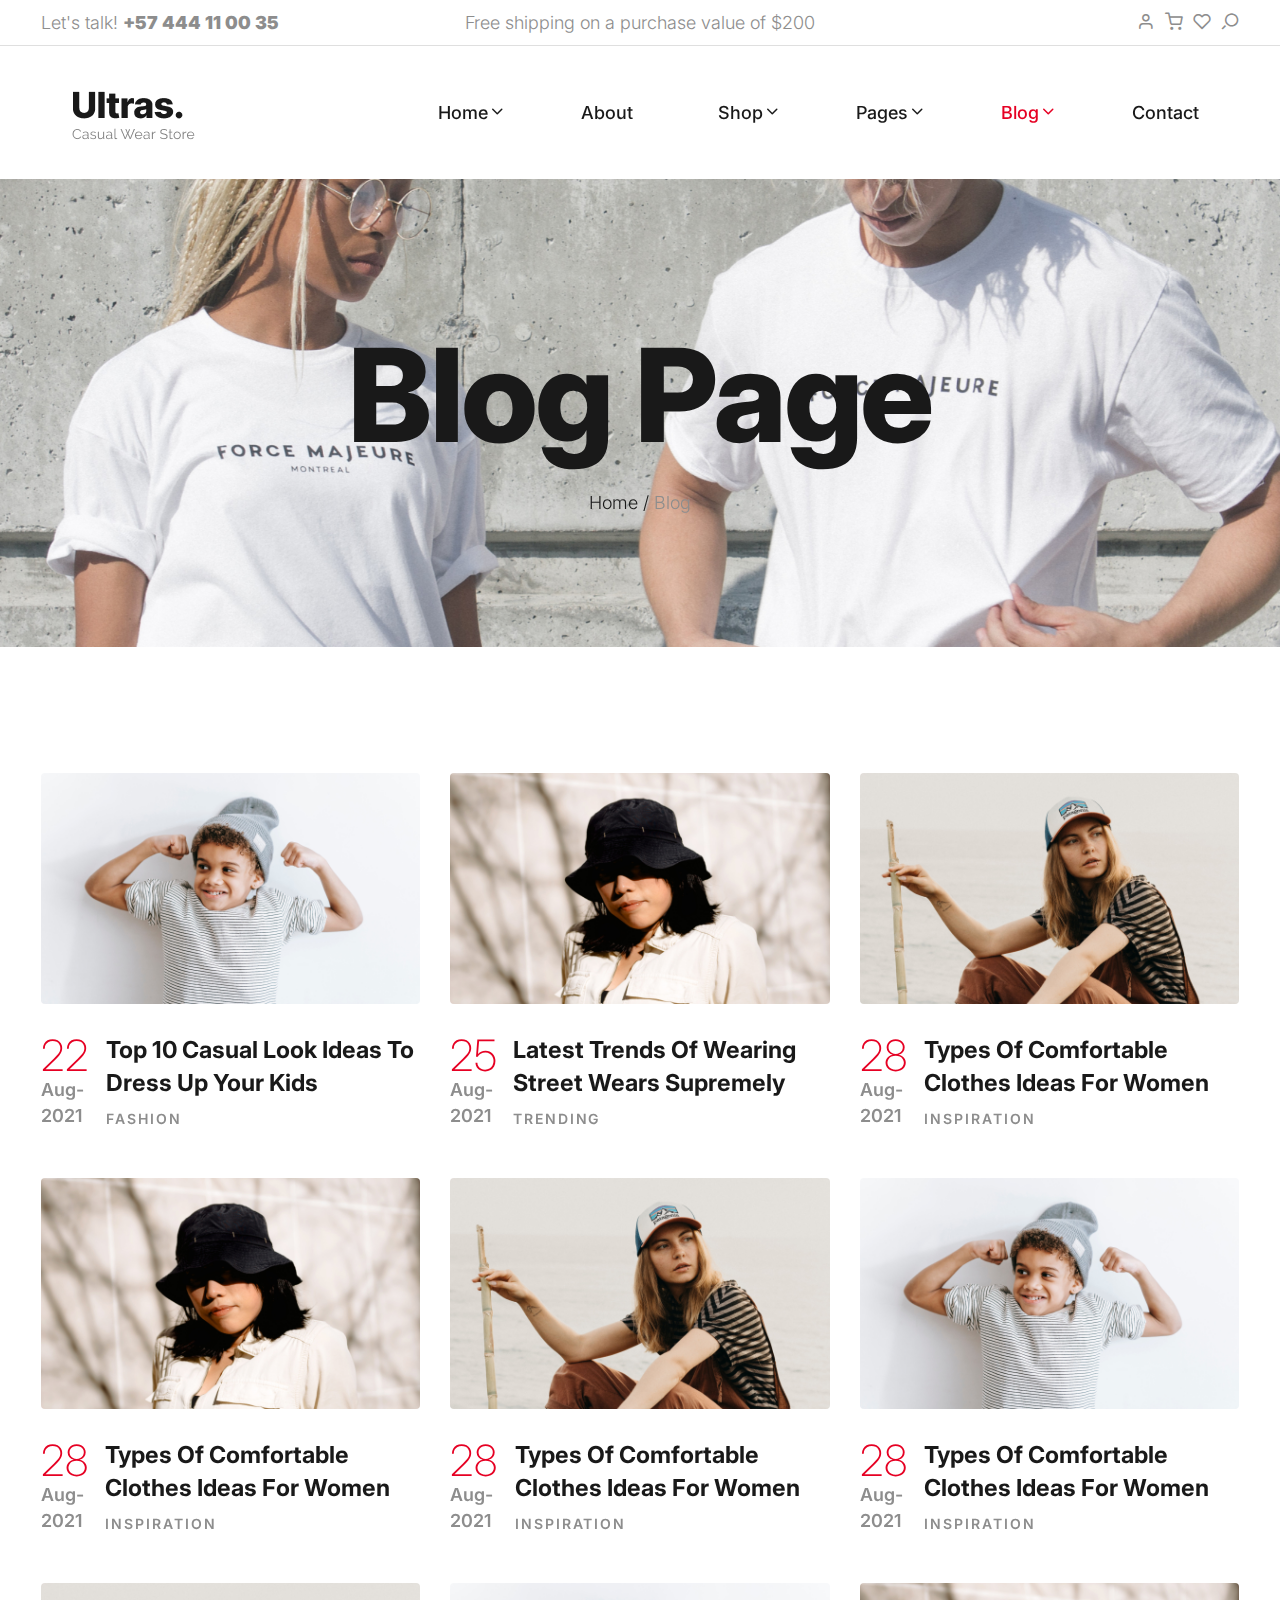
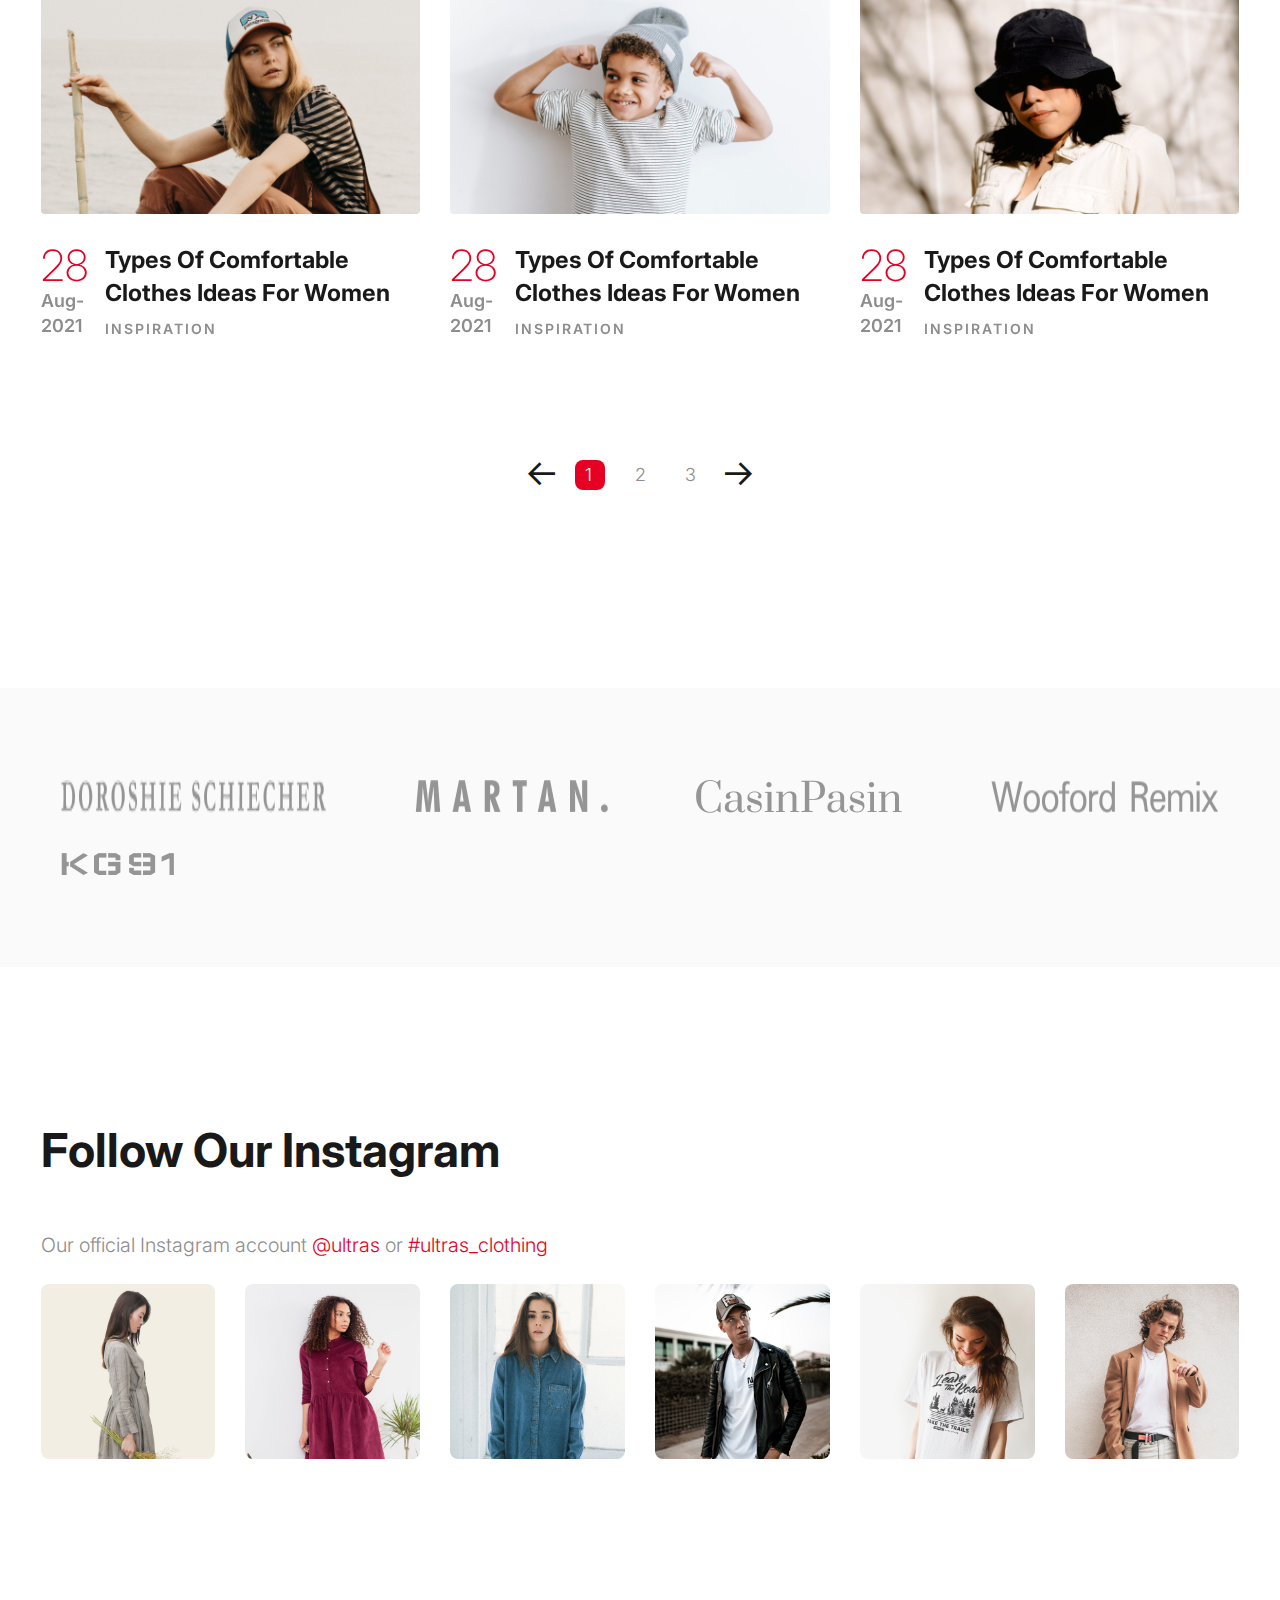
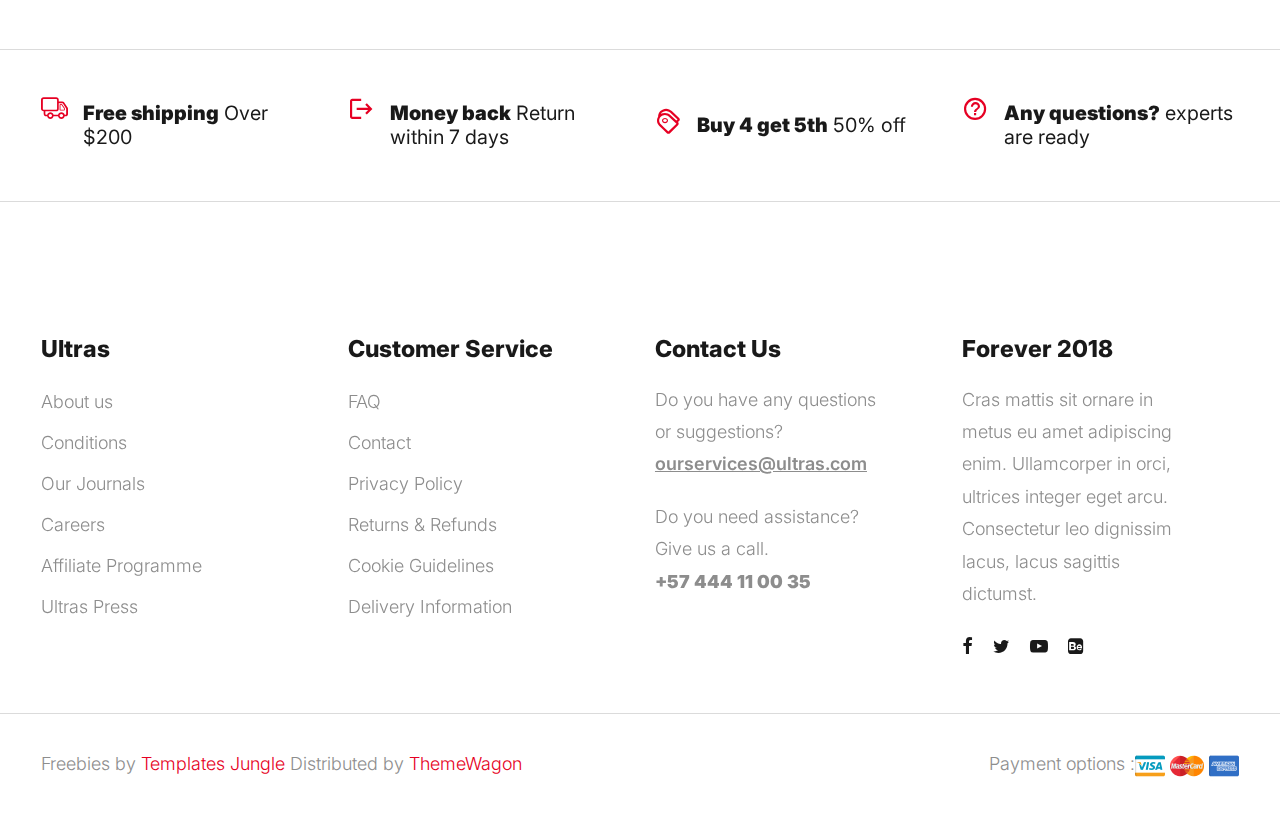
<file: blog.html>
<!DOCTYPE html>
<html lang="en">
  <head>
    <title>Ultras - Clothing Store eCommerce Store HTML Website Template</title>
    <meta charset="utf-8">
    <meta http-equiv="X-UA-Compatible" content="IE=edge">
    <meta name="viewport" content="width=device-width, initial-scale=1.0">
    <meta name="format-detection" content="telephone=no">
    <meta name="apple-mobile-web-app-capable" content="yes">
    <meta name="author" content="">
    <meta name="keywords" content="">
    <meta name="description" content="">
    <link rel="stylesheet" type="text/css" href="css/normalize.css">
    <link rel="stylesheet" type="text/css" href="icomoon/icomoon.css">
    <link rel="stylesheet" type="text/css" media="all" href="https://maxcdn.bootstrapcdn.com/font-awesome/4.7.0/css/font-awesome.min.css">
    <link rel="stylesheet" type="text/css" href="css/vendor.css">
    <link rel="stylesheet" type="text/css" href="style.css">
    <link rel="preconnect" href="https://fonts.googleapis.com">
    <link rel="preconnect" href="https://fonts.gstatic.com" crossorigin>
    <link href="https://fonts.googleapis.com/css2?family=Inter:wght@100;200;300;400;500;600;700;800;900&display=swap" rel="stylesheet">
    <!-- script
    ================================================== -->
    <script src="js/modernizr.js"></script>
  </head>
  <body>

    <div class="preloader-wrapper">
      <div class="preloader">
      </div>
    </div>

    <div class="search-popup">
      <div class="search-popup-container">

        <form role="search" method="get" class="search-form" action="">
          <input type="search" id="search-form" class="search-field" placeholder="Type and press enter" value="" name="s" />
          <button type="submit" class="search-submit"><a href="#"><i class="icon icon-search"></i></a></button>
        </form>

        <h5 class="cat-list-title">Browse Categories</h5>
        
        <ul class="cat-list">
          <li class="cat-list-item">
            <a href="shop.html" title="Men Jackets">Men Jackets</a>
          </li>
          <li class="cat-list-item">
            <a href="shop.html" title="Fashion">Fashion</a>
          </li>
          <li class="cat-list-item">
            <a href="shop.html" title="Casual Wears">Casual Wears</a>
          </li>
          <li class="cat-list-item">
            <a href="shop.html" title="Women">Women</a>
          </li>
          <li class="cat-list-item">
            <a href="shop.html" title="Trending">Trending</a>
          </li>
          <li class="cat-list-item">
            <a href="shop.html" title="Hoodie">Hoodie</a>
          </li>
          <li class="cat-list-item">
            <a href="shop.html" title="Kids">Kids</a>
          </li>
        </ul>
      </div>
    </div>
    <header id="header">
      <div id="header-wrap">
        <nav class="secondary-nav border-bottom">
          <div class="container">
            <div class="row d-flex align-items-center">
              <div class="col-md-4 header-contact">
                <p>Let's talk! <strong>+57 444 11 00 35</strong>
                </p>
              </div>
              <div class="col-md-4 shipping-purchase text-center">
                <p>Free shipping on a purchase value of $200</p>
              </div>
              <div class="col-md-4 col-sm-12 user-items">
                <ul class="d-flex justify-content-end list-unstyled">
                  <li>
                    <a href="login.html">
                      <i class="icon icon-user"></i>
                    </a>
                  </li>
                  <li>
                    <a href="cart.html">
                      <i class="icon icon-shopping-cart"></i>
                    </a>
                  </li>
                  <li>
                    <a href="wishlist.html">
                      <i class="icon icon-heart"></i>
                    </a>
                  </li>
                  <li class="user-items search-item pe-3">
                    <a href="#" class="search-button">
                      <i class="icon icon-search"></i>
                    </a>
                  </li>
                </ul>
              </div>
            </div>
          </div>
        </nav>
        <nav class="primary-nav padding-small">
          <div class="container">
            <div class="row d-flex align-items-center">
              <div class="col-lg-2 col-md-2">
                <div class="main-logo">
                  <a href="index.html">
                    <img src="images/main-logo.png" alt="logo">
                  </a>
                </div>
              </div>
              <div class="col-lg-10 col-md-10">
                <div class="navbar">

                  <div id="main-nav" class="stellarnav d-flex justify-content-end right">
                    <ul class="menu-list">

                      <li class="menu-item has-sub">
                        <a href="index.html" class="item-anchor d-flex align-item-center" data-effect="Home">Home<i class="icon icon-chevron-down"></i></a>
                        <ul class="submenu">
                          <li><a href="index.html" class="item-anchor">Home</a></li>
                          <li><a href="home2.html" class="item-anchor">Home v2<span class="text-primary"> (PRO)</span></a></li>
                        </ul>
                      </li>

                      <li><a href="about.html" class="item-anchor" data-effect="About">About</a></li>

                      <li class="menu-item has-sub">
                        <a href="shop.html" class="item-anchor d-flex align-item-center" data-effect="Shop">Shop<i class="icon icon-chevron-down"></i></a>
                        <ul class="submenu">
                          <li><a href="shop.html" class="item-anchor">Shop</a></li>
                          <li><a href="shop-slider.html" class="item-anchor">Shop slider<span class="text-primary"> (PRO)</span></a></li>
                          <li><a href="shop-grid.html" class="item-anchor">Shop grid<span class="text-primary"> (PRO)</span></a></li>
                          <li><a href="shop-list.html" class="item-anchor">Shop list<span class="text-primary"> (PRO)</span></a></li>
                          <li><a href="single-product.html" class="item-anchor">Single product<span class="text-primary"> (PRO)</span></a></li>
                          <li><a href="cart.html" class="item-anchor">Cart<span class="text-primary"> (PRO)</span></a></li>
                          <li><a href="wishlist.html" class="item-anchor">Wishlist<span class="text-primary"> (PRO)</span></a></li>
                          <li><a href="checkout.html" class="item-anchor">Checkout<span class="text-primary"> (PRO)</span></a></li>
                        </ul>
                      </li>

                      <li class="menu-item has-sub">
                        <a href="#" class="item-anchor d-flex align-item-center" data-effect="Pages">Pages<i class="icon icon-chevron-down"></i></a>
                        <ul class="submenu">
                          <li><a href="coming-soon.html" class="item-anchor">Coming soon<span class="text-primary"> (PRO)</span></a></li>
                          <li><a href="login.html" class="item-anchor">Login<span class="text-primary"> (PRO)</span></a></li>
                          <li><a href="faqs.html" class="item-anchor">FAQs<span class="text-primary"> (PRO)</span></a></li>
                          <li><a href="styles.html" class="item-anchor">Styles</a></li>
                          <li><a href="thank-you.html" class="item-anchor">Thankyou</a></li>
                          <li><a href="error.html" class="item-anchor">Error page<span class="text-primary"> (PRO)</span></a></li>
                        </ul>
                      </li>

                      <li class="menu-item has-sub">
                        <a href="blog.html" class="item-anchor active d-flex align-item-center" data-effect="Blog">Blog<i class="icon icon-chevron-down"></i></a>
                        <ul class="submenu">
                          <li><a href="blog.html" class="item-anchor active">Blog</a></li>
                          <li><a href="blog-sidebar.html" class="item-anchor">Blog with sidebar<span class="text-primary"> (PRO)</span></a></li>
                          <li><a href="blog-masonry.html" class="item-anchor">Blog masonry<span class="text-primary"> (PRO)</span></a></li>
                          <li><a href="single-post.html" class="item-anchor">Single post</a></li>
                        </ul>
                      </li>

                      <li><a href="contact.html" class="item-anchor" data-effect="Contact">Contact</a></li>

                    </ul>
                  </div>

                </div>
              </div>
            </div>
          </div>
        </nav>
      </div>
    </header>

    <section class="site-banner jarallax min-height300 padding-large" style="background: url(images/hero-image1.jpg) no-repeat; background-position: top;">
      <div class="container">
        <div class="row">
          <div class="col-md-12">
            <h1 class="page-title">Blog page</h1>
            <div class="breadcrumbs">
              <span class="item">
                <a href="index.html">Home /</a>
              </span>
              <span class="item">Blog</span>
            </div>
          </div>
        </div>
      </div>
    </section>

    <section id="latest-blog" class="post-grid padding-large">
      <div class="container">
        <div class="row d-flex flex-wrap">
          <article class="col-md-4 post-item">
            <div class="image-holder zoom-effect">
              <a href="single-post.html">
                <img src="images/post-img1.jpg" alt="post" class="post-image">
              </a>
            </div>
            <div class="post-content d-flex">
              <div class="meta-date">
                <div class="meta-day text-primary">22</div>
                <div class="meta-month">Aug-2021</div>
              </div>
              <div class="post-header">
                <h3 class="post-title">
                  <a href="single-post.html">top 10 casual look ideas to dress up your kids</a>
                </h3>
                <a href="blog.html" class="blog-categories">Fashion</a>
              </div>
            </div>
          </article>
          <article class="col-md-4 post-item">
            <div class="image-holder zoom-effect">
              <a href="single-post.html">
                <img src="images/post-img2.jpg" alt="post" class="post-image">
              </a>
            </div>
            <div class="post-content d-flex">
              <div class="meta-date">
                <div class="meta-day text-primary">25</div>
                <div class="meta-month">Aug-2021</div>
              </div>
              <div class="post-header">
                <h3 class="post-title">
                  <a href="single-post.html">Latest trends of wearing street wears supremely</a>
                </h3>
                <a href="blog.html" class="blog-categories">Trending</a>
              </div>
            </div>
          </article>
          <article class="col-md-4 post-item">
            <div class="image-holder zoom-effect">
              <a href="single-post.html">
                <img src="images/post-img3.jpg" alt="post" class="post-image">
              </a>
            </div>
            <div class="post-content d-flex">
              <div class="meta-date">
                <div class="meta-day text-primary">28</div>
                <div class="meta-month">Aug-2021</div>
              </div>
              <div class="post-header">
                <h3 class="post-title">
                  <a href="single-post.html">types of comfortable clothes ideas for women</a>
                </h3>
                <a href="blog.html" class="blog-categories">Inspiration</a>
              </div>
            </div>
          </article>
          <article class="col-md-4 post-item">
            <div class="image-holder zoom-effect">
              <a href="single-post.html">
                <img src="images/post-img2.jpg" alt="post" class="post-image">
              </a>
            </div>
            <div class="post-content d-flex">
              <div class="meta-date">
                <div class="meta-day text-primary">28</div>
                <div class="meta-month">Aug-2021</div>
              </div>
              <div class="post-header">
                <h3 class="post-title">
                  <a href="single-post.html">types of comfortable clothes ideas for women</a>
                </h3>
                <a href="blog.html" class="blog-categories">Inspiration</a>
              </div>
            </div>
          </article>
          <article class="col-md-4 post-item">
            <div class="image-holder zoom-effect">
              <a href="single-post.html">
                <img src="images/post-img3.jpg" alt="post" class="post-image">
              </a>
            </div>
            <div class="post-content d-flex">
              <div class="meta-date">
                <div class="meta-day text-primary">28</div>
                <div class="meta-month">Aug-2021</div>
              </div>
              <div class="post-header">
                <h3 class="post-title">
                  <a href="single-post.html">types of comfortable clothes ideas for women</a>
                </h3>
                <a href="blog.html" class="blog-categories">Inspiration</a>
              </div>
            </div>
          </article>
          <article class="col-md-4 post-item">
            <div class="image-holder zoom-effect">
              <a href="single-post.html">
                <img src="images/post-img1.jpg" alt="post" class="post-image">
              </a>
            </div>
            <div class="post-content d-flex">
              <div class="meta-date">
                <div class="meta-day text-primary">28</div>
                <div class="meta-month">Aug-2021</div>
              </div>
              <div class="post-header">
                <h3 class="post-title">
                  <a href="single-post.html">types of comfortable clothes ideas for women</a>
                </h3>
                <a href="blog.html" class="blog-categories">Inspiration</a>
              </div>
            </div>
          </article>
          <article class="col-md-4 post-item">
            <div class="image-holder zoom-effect">
              <a href="single-post.html">
                <img src="images/post-img3.jpg" alt="post" class="post-image">
              </a>
            </div>
            <div class="post-content d-flex">
              <div class="meta-date">
                <div class="meta-day text-primary">28</div>
                <div class="meta-month">Aug-2021</div>
              </div>
              <div class="post-header">
                <h3 class="post-title">
                  <a href="single-post.html">types of comfortable clothes ideas for women</a>
                </h3>
                <a href="blog.html" class="blog-categories">Inspiration</a>
              </div>
            </div>
          </article>
          <article class="col-md-4 post-item">
            <div class="image-holder zoom-effect">
              <a href="single-post.html">
                <img src="images/post-img1.jpg" alt="post" class="post-image">
              </a>
            </div>
            <div class="post-content d-flex">
              <div class="meta-date">
                <div class="meta-day text-primary">28</div>
                <div class="meta-month">Aug-2021</div>
              </div>
              <div class="post-header">
                <h3 class="post-title">
                  <a href="single-post.html">types of comfortable clothes ideas for women</a>
                </h3>
                <a href="blog.html" class="blog-categories">Inspiration</a>
              </div>
            </div>
          </article>
          <article class="col-md-4 post-item">
            <div class="image-holder zoom-effect">
              <a href="single-post.html">
                <img src="images/post-img2.jpg" alt="post" class="post-image">
              </a>
            </div>
            <div class="post-content d-flex">
              <div class="meta-date">
                <div class="meta-day text-primary">28</div>
                <div class="meta-month">Aug-2021</div>
              </div>
              <div class="post-header">
                <h3 class="post-title">
                  <a href="single-post.html">types of comfortable clothes ideas for women</a>
                </h3>
                <a href="blog.html" class="blog-categories">Inspiration</a>
              </div>
            </div>
          </article>
        </div>
        <nav class="navigation paging-navigation text-center padding-medium" role="navigation">
          <div class="pagination loop-pagination d-flex justify-content-center">
            <a href="#" class="pagination-arrow d-flex align-items-center">
              <i class="icon icon-arrow-left"></i>
            </a>
            <span aria-current="page" class="page-numbers current">1</span>
            <a class="page-numbers" href="#">2</a>
            <a class="page-numbers" href="#">3</a>
            <a href="#" class="pagination-arrow d-flex align-items-center">
              <i class="icon icon-arrow-right"></i>
            </a>
          </div>
        </nav>
      </div>
    </section>

    <section id="brand-collection" class="padding-medium bg-light-grey">
      <div class="container">
        <div class="d-flex flex-wrap justify-content-between">
          <img src="images/brand1.png" alt="phone" class="brand-image">
          <img src="images/brand2.png" alt="phone" class="brand-image">
          <img src="images/brand3.png" alt="phone" class="brand-image">
          <img src="images/brand4.png" alt="phone" class="brand-image">
          <img src="images/brand5.png" alt="phone" class="brand-image">
        </div>
      </div>
    </section>

    <section id="instagram" class="padding-large">
      <div class="container">
        <div class="section-header">
          <h2 class="section-title">Follow our instagram</h2>
        </div>
        <p>Our official Instagram account <a href="#">@ultras</a> or <a href="#">#ultras_clothing</a>
        </p>
        <div class="row d-flex flex-wrap justify-content-between">
          <div class="col-lg-2 col-md-4 col-sm-6">
            <figure class="zoom-effect">
              <img src="images/insta-image1.jpg" alt="instagram" class="insta-image">
              <i class="icon icon-instagram"></i>
            </figure>
          </div>
          <div class="col-lg-2 col-md-4 col-sm-6">
            <figure class="zoom-effect">
              <img src="images/insta-image2.jpg" alt="instagram" class="insta-image">
              <i class="icon icon-instagram"></i>
            </figure>
          </div>
          <div class="col-lg-2 col-md-4 col-sm-6">
            <figure class="zoom-effect">
              <img src="images/insta-image3.jpg" alt="instagram" class="insta-image">
              <i class="icon icon-instagram"></i>
            </figure>
          </div>
          <div class="col-lg-2 col-md-4 col-sm-6">
            <figure class="zoom-effect">
              <img src="images/insta-image4.jpg" alt="instagram" class="insta-image">
              <i class="icon icon-instagram"></i>
            </figure>
          </div>
          <div class="col-lg-2 col-md-4 col-sm-6">
            <figure class="zoom-effect">
              <img src="images/insta-image5.jpg" alt="instagram" class="insta-image">
              <i class="icon icon-instagram"></i>
            </figure>
          </div>
          <div class="col-lg-2 col-md-4 col-sm-6">
            <figure class="zoom-effect">
              <img src="images/insta-image6.jpg" alt="instagram" class="insta-image">
              <i class="icon icon-instagram"></i>
            </figure>
          </div>
        </div>          
      </div>
    </section>

    <section id="shipping-information">
      <hr>
      <div class="container">
        <div class="row d-flex flex-wrap align-items-center justify-content-between">
          <div class="col-md-3 col-sm-6">
            <div class="icon-box">
              <i class="icon icon-truck"></i>
              <h4 class="block-title">
                <strong>Free shipping</strong> Over $200
              </h4>
            </div>
          </div>
          <div class="col-md-3 col-sm-6">
            <div class="icon-box">
              <i class="icon icon-return"></i>
              <h4 class="block-title">
                <strong>Money back</strong> Return within 7 days
              </h4>
            </div>
          </div>
          <div class="col-md-3 col-sm-6">
            <div class="icon-box">
              <i class="icon icon-tags1"></i>
              <h4 class="block-title">
                <strong>Buy 4 get 5th</strong> 50% off
              </h4>
            </div>
          </div>
          <div class="col-md-3 col-sm-6">
            <div class="icon-box">
              <i class="icon icon-help_outline"></i>
              <h4 class="block-title">
                <strong>Any questions?</strong> experts are ready
              </h4>
            </div>
          </div>
        </div>
      </div>
      <hr>
    </section>

    <footer id="footer">
      <div class="container">
        <div class="footer-menu-list">
          <div class="row d-flex flex-wrap justify-content-between">
            <div class="col-lg-3 col-md-6 col-sm-6">
              <div class="footer-menu">
                <h5 class="widget-title">Ultras</h5>
                <ul class="menu-list list-unstyled">
                  <li class="menu-item">
                    <a href="about.html">About us</a>
                  </li>
                  <li class="menu-item">
                    <a href="#">Conditions </a>
                  </li>
                  <li class="menu-item">
                    <a href="blog.html">Our Journals</a>
                  </li>
                  <li class="menu-item">
                    <a href="#">Careers</a>
                  </li>
                  <li class="menu-item">
                    <a href="#">Affiliate Programme</a>
                  </li>
                  <li class="menu-item">
                    <a href="#">Ultras Press</a>
                  </li>
                </ul>
              </div>
            </div>
            <div class="col-lg-3 col-md-6 col-sm-6">
              <div class="footer-menu">
                <h5 class="widget-title">Customer Service</h5>
                <ul class="menu-list list-unstyled">
                  <li class="menu-item">
                    <a href="faqs.html">FAQ</a>
                  </li>
                  <li class="menu-item">
                    <a href="contact.html">Contact</a>
                  </li>
                  <li class="menu-item">
                    <a href="#">Privacy Policy</a>
                  </li>
                  <li class="menu-item">
                    <a href="#">Returns & Refunds</a>
                  </li>
                  <li class="menu-item">
                    <a href="#">Cookie Guidelines</a>
                  </li>
                  <li class="menu-item">
                    <a href="#">Delivery Information</a>
                  </li>
                </ul>
              </div>
            </div>
            <div class="col-lg-3 col-md-6 col-sm-6">
              <div class="footer-menu">
                <h5 class="widget-title">Contact Us</h5>
                <p>Do you have any questions or suggestions? <a href="#" class="email">ourservices@ultras.com</a>
                </p>
                <p>Do you need assistance? Give us a call. <br>
                  <strong>+57 444 11 00 35</strong>
                </p>
              </div>
            </div>
            <div class="col-lg-3 col-md-6 col-sm-6">
              <div class="footer-menu">
                <h5 class="widget-title">Forever 2018</h5>
                <p>Cras mattis sit ornare in metus eu amet adipiscing enim. Ullamcorper in orci, ultrices integer eget arcu. Consectetur leo dignissim lacus, lacus sagittis dictumst.</p>
                <div class="social-links">
                  <ul class="d-flex list-unstyled">
                    <li>
                      <a href="#">
                        <i class="icon icon-facebook"></i>
                      </a>
                    </li>
                    <li>
                      <a href="#">
                        <i class="icon icon-twitter"></i>
                      </a>
                    </li>
                    <li>
                      <a href="#">
                        <i class="icon icon-youtube-play"></i>
                      </a>
                    </li>
                    <li>
                      <a href="#">
                        <i class="icon icon-behance-square"></i>
                      </a>
                    </li>
                  </ul>
                </div>
              </div>
            </div>
          </div>
        </div>
      </div>
      <hr>
    </footer>

    <div id="footer-bottom">
      <div class="container">
        <div class="d-flex align-items-center flex-wrap justify-content-between">
          <div class="copyright">
            <p>Freebies by <a href="https://templatesjungle.com/">Templates Jungle</a> Distributed by <a href="https://themewagon.com">ThemeWagon</a>
            </p>
          </div>
          <div class="payment-method">
            <p>Payment options :</p>
            <div class="card-wrap">
              <img src="images/visa-icon.jpg" alt="visa">
              <img src="images/mastercard.png" alt="mastercard">
              <img src="images/american-express.jpg" alt="american-express">
            </div>
          </div>
        </div>
      </div>
    </div>

    <script src="js/jquery-1.11.0.min.js"></script>
    <script src="js/plugins.js"></script>
    <script src="js/script.js"></script>
  </body>
</html>
</file>
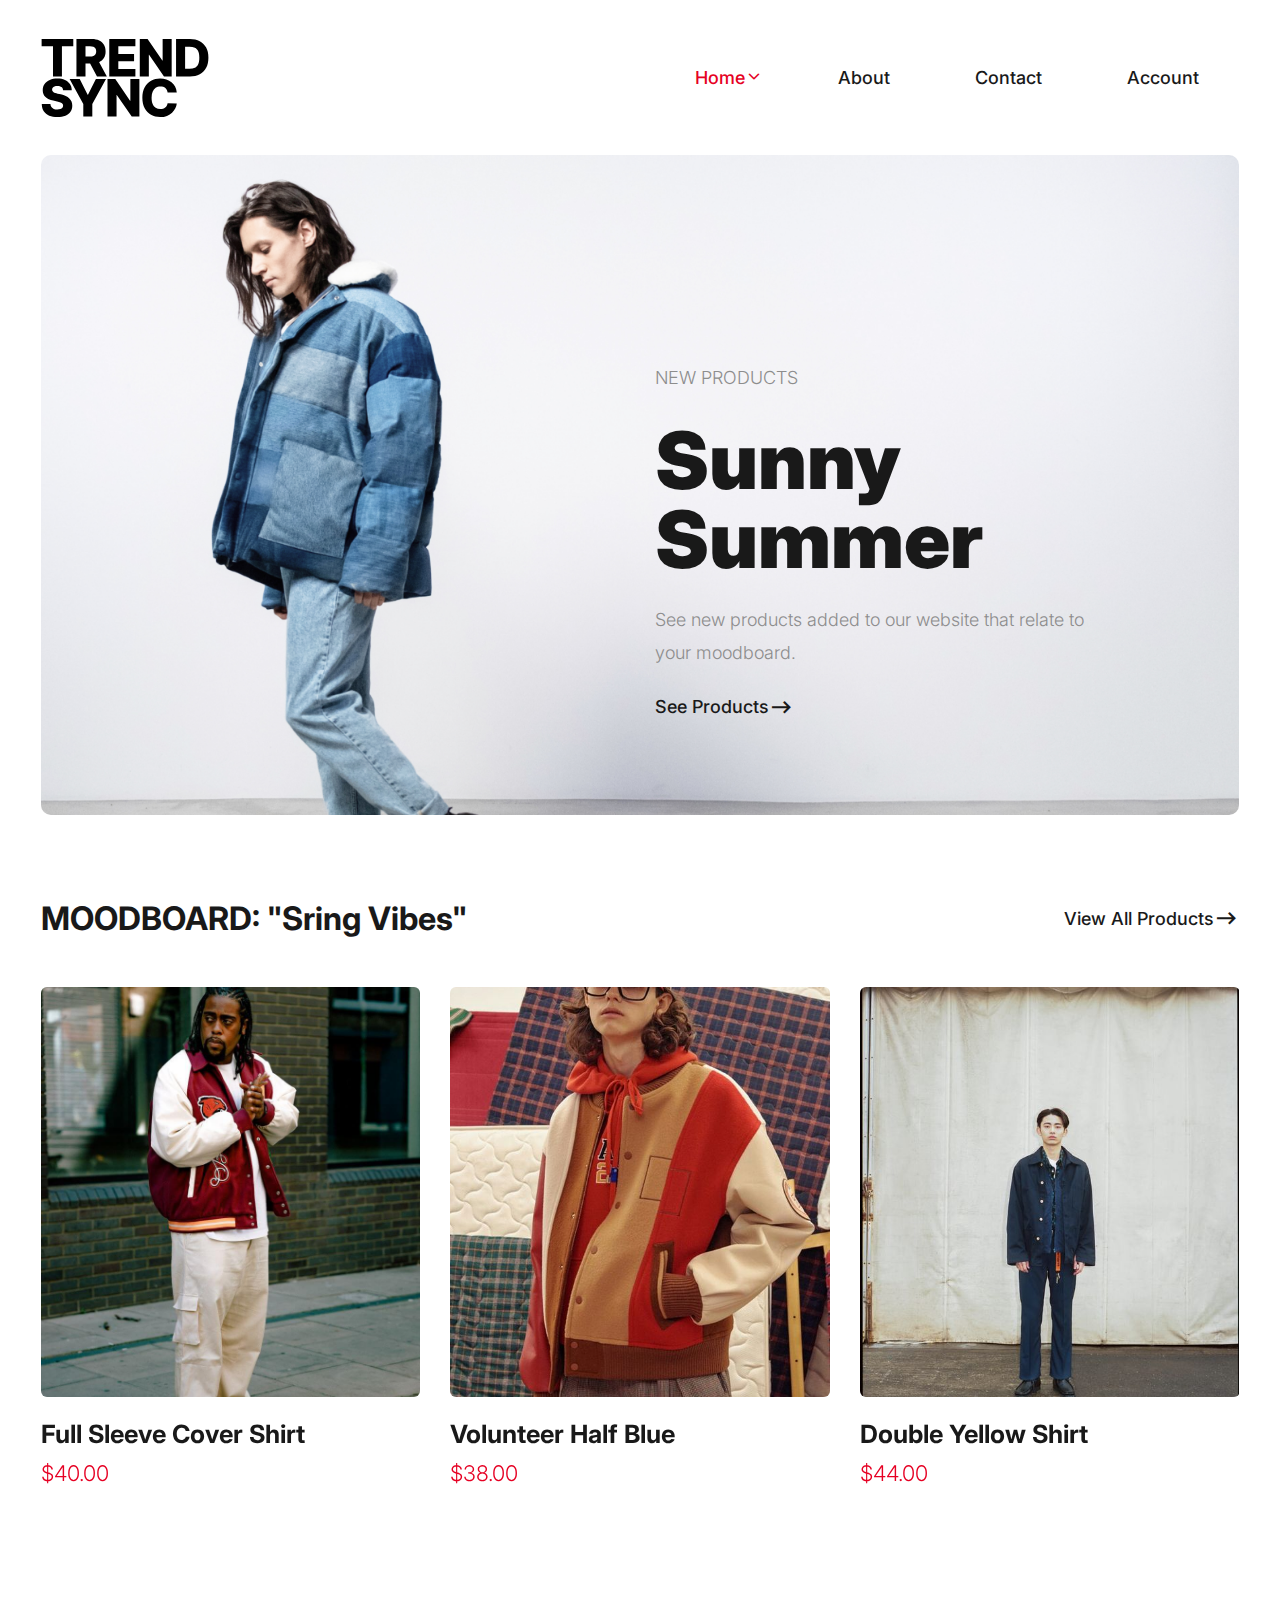
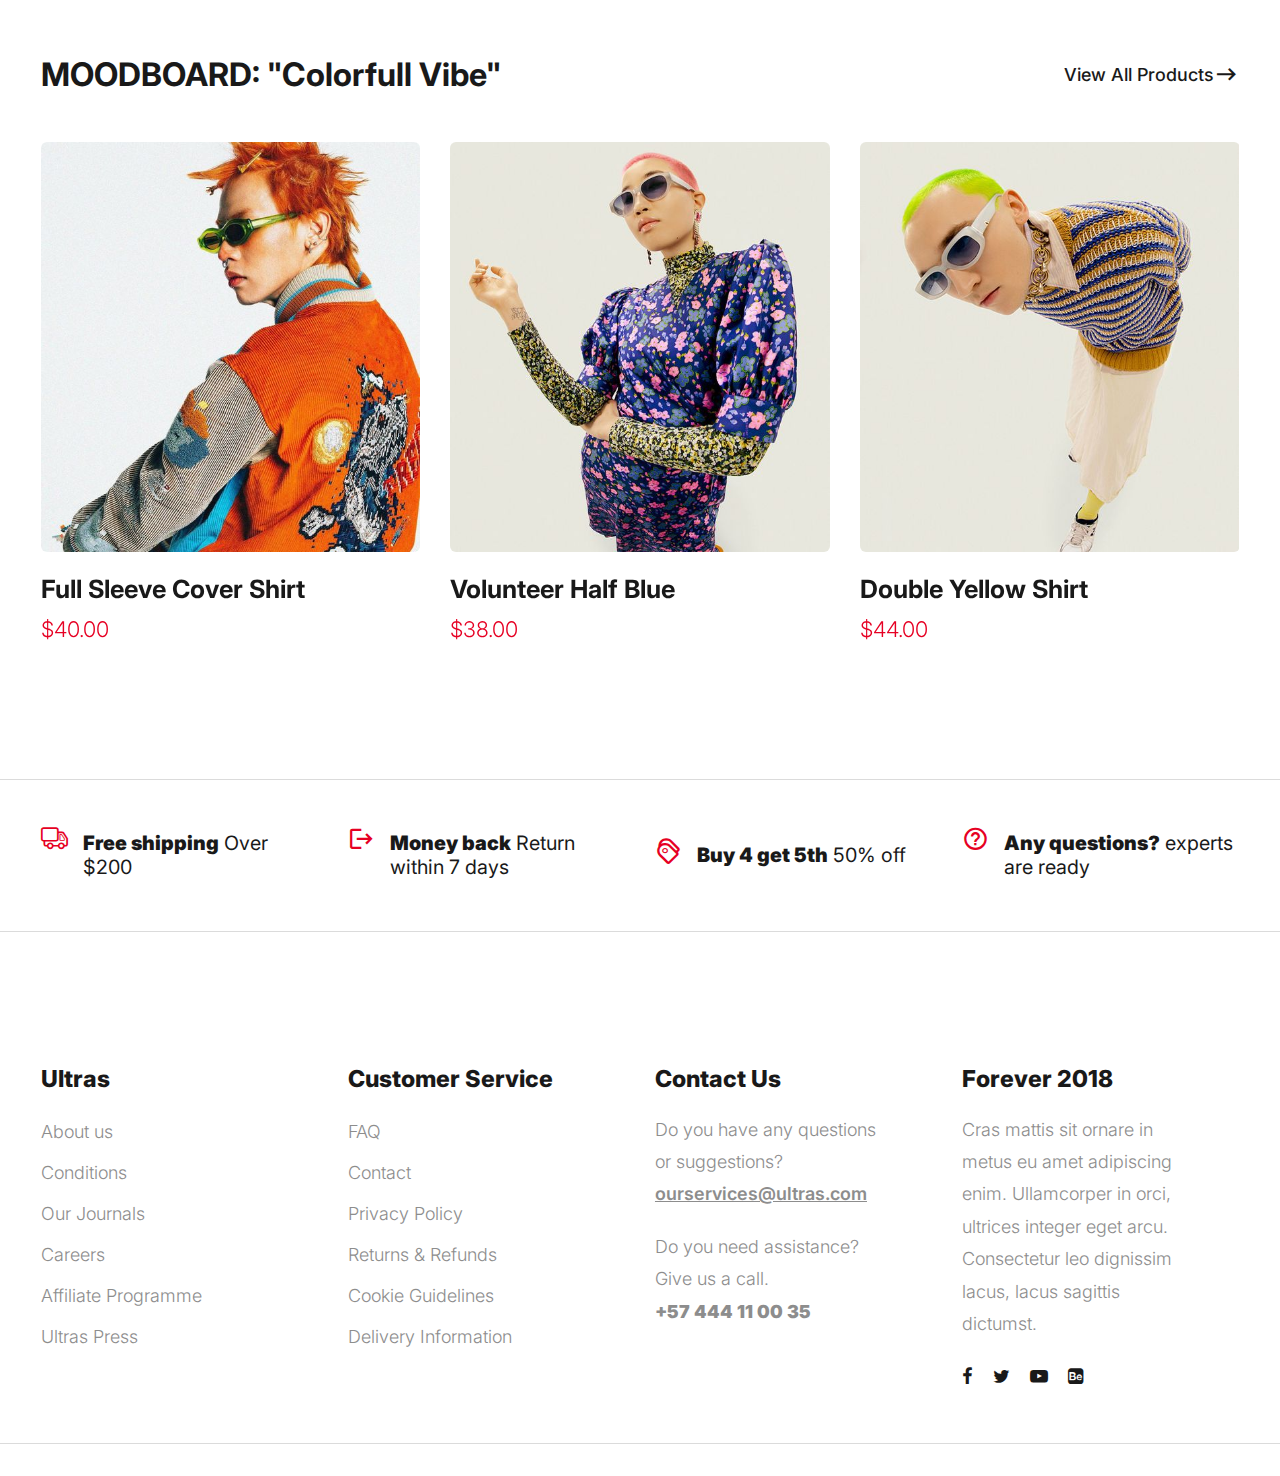
<file: home2.html>
<!DOCTYPE html>
<html lang="en">
  <head>
    <title>Trend Sync - Home</title>
    <meta charset="utf-8">
    <meta http-equiv="X-UA-Compatible" content="IE=edge">
    <meta name="viewport" content="width=device-width, initial-scale=1.0">
    <meta name="format-detection" content="telephone=no">
    <meta name="apple-mobile-web-app-capable" content="yes">
    <meta name="author" content="">
    <meta name="keywords" content="">
    <meta name="description" content="">
    <link rel="stylesheet" type="text/css" href="css/normalize.css">
    <link rel="stylesheet" type="text/css" href="icomoon/icomoon.css">
    <link rel="stylesheet" type="text/css" media="all" href="https://maxcdn.bootstrapcdn.com/font-awesome/4.7.0/css/font-awesome.min.css">
    <link rel="stylesheet" type="text/css" href="css/vendor.css">
    <link rel="stylesheet" type="text/css" href="style2.css">
    <link rel="preconnect" href="https://fonts.googleapis.com">
    <link rel="preconnect" href="https://fonts.gstatic.com" crossorigin>
    <link href="https://fonts.googleapis.com/css2?family=Inter:wght@100;200;300;400;500;600;700;800;900&display=swap" rel="stylesheet">
    <!-- script
    ================================================== -->
    <script src="js/modernizr.js"></script>
  </head>
  <body>

    <div class="preloader-wrapper">
      <div class="preloader">
      </div>
    </div>

    <div class="search-popup">
      <div class="search-popup-container">

        <form role="search" method="get" class="search-form" action="">
          <input type="search" id="search-form" class="search-field" placeholder="Type and press enter" value="" name="s" />
          <button type="submit" class="search-submit"><a href="#"><i class="icon icon-search"></i></a></button>
        </form>

        <h5 class="cat-list-title">Browse Categories</h5>
        
        <ul class="cat-list">
          <li class="cat-list-item">
            <a href="shop.html" title="Men Jackets">Men Jackets</a>
          </li>
          <li class="cat-list-item">
            <a href="shop.html" title="Fashion">Fashion</a>
          </li>
          <li class="cat-list-item">
            <a href="shop.html" title="Casual Wears">Casual Wears</a>
          </li>
          <li class="cat-list-item">
            <a href="shop.html" title="Women">Women</a>
          </li>
          <li class="cat-list-item">
            <a href="shop.html" title="Trending">Trending</a>
          </li>
          <li class="cat-list-item">
            <a href="shop.html" title="Hoodie">Hoodie</a>
          </li>
          <li class="cat-list-item">
            <a href="shop.html" title="Kids">Kids</a>
          </li>
        </ul>
      </div>
    </div>
    <header id="header">
      <div id="header-wrap">
        <nav class="primary-nav padding-small">
          <div class="container">
            <div class="row d-flex align-items-center">
              <div class="col-lg-2 col-md-2">
                <div class="main-logo">
                  <a href="index.html">
                    <img src="images/main-logo.svg" alt="logo">
                  </a>
                </div>
              </div>
              <div class="col-lg-10 col-md-10">
                <div class="navbar">

                  <div id="main-nav" class="stellarnav d-flex justify-content-end right">
                    <ul class="menu-list">

                      <li class="menu-item has-sub">
                        <a href="index.html" class="item-anchor active d-flex align-item-center" data-effect="Home">Home<i class="icon icon-chevron-down"></i></a>
                        <ul class="submenu">
                          <li><a href="index.html" class="item-anchor active">Home</a></li>
                          <li><a href="home2.html" class="item-anchor">Home<span class="text-primary"> LOGGED IN</span></a></li>
                        </ul>
                      </li>

                      <li><a href="about.html" class="item-anchor" data-effect="About">About</a></li>

                      <!-- <li class="menu-item has-sub">
                        <a href="shop.html" class="item-anchor d-flex align-item-center" data-effect="Shop">Shop<i class="icon icon-chevron-down"></i></a>
                        <ul class="submenu">
                          <li><a href="shop.html" class="item-anchor">Shop</a></li>
                          <li><a href="shop-slider.html" class="item-anchor">Shop slider<span class="text-primary"> (PRO)</span></a></li>
                          <li><a href="shop-grid.html" class="item-anchor">Shop grid<span class="text-primary"> (PRO)</span></a></li>
                          <li><a href="shop-list.html" class="item-anchor">Shop list<span class="text-primary"> (PRO)</span></a></li>
                          <li><a href="single-product.html" class="item-anchor">Single product<span class="text-primary"> (PRO)</span></a></li>
                          <li><a href="cart.html" class="item-anchor">Cart<span class="text-primary"> (PRO)</span></a></li>
                          <li><a href="wishlist.html" class="item-anchor">Wishlist<span class="text-primary"> (PRO)</span></a></li>
                          <li><a href="checkout.html" class="item-anchor">Checkout<span class="text-primary"> (PRO)</span></a></li>
                        </ul>
                      </li> -->

                      <!-- <li class="menu-item has-sub">
                        <a href="#" class="item-anchor d-flex align-item-center" data-effect="Pages">Pages<i class="icon icon-chevron-down"></i></a>
                        <ul class="submenu">
                          <li><a href="coming-soon.html" class="item-anchor">Coming soon<span class="text-primary"> (PRO)</span></a></li>
                          <li><a href="login.html" class="item-anchor">Login<span class="text-primary"> (PRO)</span></a></li>
                          <li><a href="faqs.html" class="item-anchor">FAQs<span class="text-primary"> (PRO)</span></a></li>
                          <li><a href="styles.html" class="item-anchor">Styles</a></li>
                          <li><a href="thank-you.html" class="item-anchor">Thankyou</a></li>
                          <li><a href="error.html" class="item-anchor">Error page<span class="text-primary"> (PRO)</span></a></li>
                        </ul>
                      </li> -->

                      <!-- <li class="menu-item has-sub">
                        <a href="blog.html" class="item-anchor d-flex align-item-center" data-effect="Blog">Blog<i class="icon icon-chevron-down"></i></a>
                        <ul class="submenu">
                          <li><a href="blog.html" class="item-anchor">Blog</a></li>
                          <li><a href="blog-sidebar.html" class="item-anchor">Blog with sidebar<span class="text-primary"> (PRO)</span></a></li>
                          <li><a href="blog-masonry.html" class="item-anchor">Blog masonry<span class="text-primary"> (PRO)</span></a></li>
                          <li><a href="single-post.html" class="item-anchor">Single post</a></li>
                        </ul>
                      </li> -->

                      <li><a href="contact.html" class="item-anchor" data-effect="Contact">Contact</a></li>
                      <li><a href="account.html" class="item-anchor" data-effect="account">Account</a></li>

                    </ul>
                  </div>

                </div>
              </div>
            </div>
          </div>
        </nav>
      </div>
    </header>

    <!-- <section id="billboard" class="overflow-hidden">

      <button class="button-prev">
        <i class="icon icon-chevron-left"></i>
      </button>
      <button class="button-next">
        <i class="icon icon-chevron-right"></i>
      </button>
      <div class="swiper main-swiper">
        <div class="swiper-wrapper">
          <div class="swiper-slide" style="background-image: url('images/banner1.jpg');background-repeat: no-repeat;background-size: cover;background-position: center;">
            <div class="banner-content">
              <div class="container">
                <div class="row">
                  <div class="col-md-6">
                    <h2 class="banner-title">New products from your moodboard</h2>
                    <p>Lorem ipsum dolor sit amet, consectetur adipiscing elit. Sed eu feugiat amet, libero ipsum enim pharetra hac.</p>
                  </div>
                </div>
              </div>
            </div>
          </div>
          <div class="swiper-slide" style="background-image: url('images/banner2.jpg');background-repeat: no-repeat;background-size: cover;background-position: center;">
            <div class="banner-content">
              <div class="container">
                <div class="row">
                  <div class="col-md-6">
                    <h2 class="banner-title">Casual Collection</h2>
                    <p>Lorem ipsum dolor sit amet, consectetur adipiscing elit. Sed eu feugiat amet, libero ipsum enim pharetra hac.</p>
                    </div>
                  </div>
                </div>
              </div>
            </div>
          </div>
        </div>
      </div>
    </section> -->

    <section class="shoppify-section-banner">
      <div class="container">
        <div class="product-collection">
          <div class="left-content collection-item">
            <div class="products-thumb">
              <img src="images/model.jpg" alt="collection item" class="large-image image-rounded">
            </div>
            <div class="col-lg-6 col-md-6 col-sm-6 product-entry">
              <div class="categories">New products</div>
              <h3 class="item-title">Sunny <br>Summer</h3>
              <p>See new products added to our website that relate to your moodboard.</p>
              <div class="btn-wrap">
                <a href="shop.html" class="d-flex align-items-center">see products <i class="icon icon-arrow-io"></i>
                </a>
              </div>
            </div>
          </div>
        </div>        
      </div>
    </section>

    <section id="featured-products" class="product-store padding-small">
      <div class="container">
        <div class="section-header d-flex flex-wrap align-items-center justify-content-between">
          <h2 class="section-title products">MOODBOARD: "Sring Vibes"</h2>            
          <div class="btn-wrap">
            <a href="shop.html" class="d-flex align-items-center">View all products <i class="icon icon icon-arrow-io"></i></a>
          </div>            
        </div>
        <div class="swiper product-swiper overflow-hidden">
          <div class="swiper-wrapper">
            <div class="swiper-slide">
              <div class="product-item">
                <div class="image-holder">
                  <img src="images/product-item1.jpg" alt="Books" class="product-image">
                </div>
                <div class="cart-concern">
                  <div class="cart-button d-flex justify-content-between align-items-center">
                    <button type="button" class="btn-wrap cart-link d-flex align-items-center">add to cart <i class="icon icon-arrow-io"></i>
                    </button>
                    <button type="button" class="view-btn tooltip
                        d-flex">
                      <i class="icon icon-screen-full"></i>
                      <span class="tooltip-text">Quick view</span>
                    </button>
                    <button type="button" class="wishlist-btn">
                      <i class="icon icon-heart"></i>
                    </button>
                  </div>
                </div>
                <div class="product-detail">
                  <h3 class="product-title">
                    <a href="single-product.html">Full sleeve cover shirt</a>
                  </h3>
                  <span class="item-price text-primary">$40.00</span>
                </div>
              </div>
            </div>
            <div class="swiper-slide">
              <div class="product-item">
                <div class="image-holder">
                  <img src="images/product-item2.jpg" alt="Books" class="product-image">
                </div>
                <div class="cart-concern">
                  <div class="cart-button d-flex justify-content-between align-items-center">
                    <button type="button" class="btn-wrap cart-link d-flex align-items-center">add to cart <i class="icon icon-arrow-io"></i>
                    </button>
                    <button type="button" class="view-btn tooltip
                        d-flex">
                      <i class="icon icon-screen-full"></i>
                      <span class="tooltip-text">Quick view</span>
                    </button>
                    <button type="button" class="wishlist-btn">
                      <i class="icon icon-heart"></i>
                    </button>
                  </div>
                </div>
                <div class="product-detail">
                  <h3 class="product-title">
                    <a href="single-product.html">Volunteer Half blue</a>
                  </h3>
                  <span class="item-price text-primary">$38.00</span>
                </div>
              </div>
            </div>
            <div class="swiper-slide">
              <div class="product-item">
                <div class="image-holder">
                  <img src="images/product-item3.jpg" alt="Books" class="product-image">
                </div>
                <div class="cart-concern">
                  <div class="cart-button d-flex justify-content-between align-items-center">
                    <button type="button" class="btn-wrap cart-link d-flex align-items-center">add to cart <i class="icon icon-arrow-io"></i>
                    </button>
                    <button type="button" class="view-btn tooltip
                        d-flex">
                      <i class="icon icon-screen-full"></i>
                      <span class="tooltip-text">Quick view</span>
                    </button>
                    <button type="button" class="wishlist-btn">
                      <i class="icon icon-heart"></i>
                    </button>
                  </div>
                </div>
                <div class="product-detail">
                  <h3 class="product-title">
                    <a href="single-product.html">Double yellow shirt</a>
                  </h3>
                  <span class="item-price text-primary">$44.00</span>
                </div>
              </div>
            </div>
            <div class="swiper-slide">
              <div class="product-item">
                <div class="image-holder">
                  <img src="images/product-item4.jpg" alt="Books" class="product-image">
                </div>
                <div class="cart-concern">
                  <div class="cart-button d-flex justify-content-between align-items-center">
                    <button type="button" class="btn-wrap cart-link d-flex align-items-center">add to cart <i class="icon icon-arrow-io"></i>
                    </button>
                    <button type="button" class="view-btn tooltip
                        d-flex">
                      <i class="icon icon-screen-full"></i>
                      <span class="tooltip-text">Quick view</span>
                    </button>
                    <button type="button" class="wishlist-btn">
                      <i class="icon icon-heart"></i>
                    </button>
                  </div>
                </div>
                <div class="product-detail">
                  <h3 class="product-title">
                    <a href="single-product.html">Long belly grey pant</a>
                  </h3>
                  <span class="item-price text-primary">$33.00</span>
                </div>
              </div>
            </div>
          </div>
        </div>
        <div class="swiper-pagination"></div>
      </div>
    </section>

    <section id="featured-products" class="product-store padding-small">
      <div class="container">
        <div class="section-header d-flex flex-wrap align-items-center justify-content-between">
          <h2 class="section-title products">MOODBOARD: "Colorfull Vibe"</h2>            
          <div class="btn-wrap">
            <a href="shop.html" class="d-flex align-items-center">View all products <i class="icon icon icon-arrow-io"></i></a>
          </div>            
        </div>
        <div class="swiper product-swiper overflow-hidden">
          <div class="swiper-wrapper">
            <div class="swiper-slide">
              <div class="product-item">
                <div class="image-holder">
                  <img src="images/07a68f86ce82980776343d15d41ab78c.jpg" alt="Books" class="product-image">
                </div>
                <div class="cart-concern">
                  <div class="cart-button d-flex justify-content-between align-items-center">
                    <button type="button" class="btn-wrap cart-link d-flex align-items-center">add to cart <i class="icon icon-arrow-io"></i>
                    </button>
                    <button type="button" class="view-btn tooltip
                        d-flex">
                      <i class="icon icon-screen-full"></i>
                      <span class="tooltip-text">Quick view</span>
                    </button>
                    <button type="button" class="wishlist-btn">
                      <i class="icon icon-heart"></i>
                    </button>
                  </div>
                </div>
                <div class="product-detail">
                  <h3 class="product-title">
                    <a href="single-product.html">Full sleeve cover shirt</a>
                  </h3>
                  <span class="item-price text-primary">$40.00</span>
                </div>
              </div>
            </div>
            <div class="swiper-slide">
              <div class="product-item">
                <div class="image-holder">
                  <img src="images/14a7681fac91bbb115377ae72a3ec0ae.jpg" alt="Books" class="product-image">
                </div>
                <div class="cart-concern">
                  <div class="cart-button d-flex justify-content-between align-items-center">
                    <button type="button" class="btn-wrap cart-link d-flex align-items-center">add to cart <i class="icon icon-arrow-io"></i>
                    </button>
                    <button type="button" class="view-btn tooltip
                        d-flex">
                      <i class="icon icon-screen-full"></i>
                      <span class="tooltip-text">Quick view</span>
                    </button>
                    <button type="button" class="wishlist-btn">
                      <i class="icon icon-heart"></i>
                    </button>
                  </div>
                </div>
                <div class="product-detail">
                  <h3 class="product-title">
                    <a href="single-product.html">Volunteer Half blue</a>
                  </h3>
                  <span class="item-price text-primary">$38.00</span>
                </div>
              </div>
            </div>
            <div class="swiper-slide">
              <div class="product-item">
                <div class="image-holder">
                  <img src="images/60bf7984173a271ccaf05cd6f48f33a8.jpg" alt="Books" class="product-image">
                </div>
                <div class="cart-concern">
                  <div class="cart-button d-flex justify-content-between align-items-center">
                    <button type="button" class="btn-wrap cart-link d-flex align-items-center">add to cart <i class="icon icon-arrow-io"></i>
                    </button>
                    <button type="button" class="view-btn tooltip
                        d-flex">
                      <i class="icon icon-screen-full"></i>
                      <span class="tooltip-text">Quick view</span>
                    </button>
                    <button type="button" class="wishlist-btn">
                      <i class="icon icon-heart"></i>
                    </button>
                  </div>
                </div>
                <div class="product-detail">
                  <h3 class="product-title">
                    <a href="single-product.html">Double yellow shirt</a>
                  </h3>
                  <span class="item-price text-primary">$44.00</span>
                </div>
              </div>
            </div>
            <div class="swiper-slide">
              <div class="product-item">
                <div class="image-holder">
                  <img src="images/Blue Hair.jpg" alt="Books" class="product-image">
                </div>
                <div class="cart-concern">
                  <div class="cart-button d-flex justify-content-between align-items-center">
                    <button type="button" class="btn-wrap cart-link d-flex align-items-center">add to cart <i class="icon icon-arrow-io"></i>
                    </button>
                    <button type="button" class="view-btn tooltip
                        d-flex">
                      <i class="icon icon-screen-full"></i>
                      <span class="tooltip-text">Quick view</span>
                    </button>
                    <button type="button" class="wishlist-btn">
                      <i class="icon icon-heart"></i>
                    </button>
                  </div>
                </div>
                <div class="product-detail">
                  <h3 class="product-title">
                    <a href="single-product.html">Long belly grey pant</a>
                  </h3>
                  <span class="item-price text-primary">$33.00</span>
                </div>
              </div>
            </div>
          </div>
        </div>
        <div class="swiper-pagination"></div>
      </div>
    </section>

    <!-- <section id="latest-collection">
      <div class="container">
        <div class="product-collection row">
          <div class="col-lg-7 col-md-12 left-content">
            <div class="collection-item">
              <div class="products-thumb">
                <img src="images/collection-item1.jpg" alt="collection item" class="large-image image-rounded">
              </div>
              <div class="col-lg-6 col-md-6 col-sm-6 product-entry">
                <div class="categories">casual collection</div>
                <h3 class="item-title">street wear.</h3>
                <p>Lorem ipsum dolor sit amet, consectetur adipiscing elit. Dignissim massa diam elementum.</p>
                <div class="btn-wrap">
                  <a href="shop.html" class="d-flex align-items-center">shop collection <i class="icon icon-arrow-io"></i>
                  </a>
                </div>
              </div>
            </div>
          </div>
          <div class="col-lg-5 col-md-12 right-content flex-wrap">
            <div class="collection-item top-item">
              <div class="products-thumb">
                <img src="images/collection-item2.jpg" alt="collection item" class="small-image image-rounded">
              </div>
              <div class="col-md-6 product-entry">
                <div class="categories">Basic Collection</div>
                <h3 class="item-title">Basic shoes.</h3>
                <div class="btn-wrap">
                  <a href="shop.html" class="d-flex align-items-center">shop collection <i class="icon icon-arrow-io"></i>
                  </a>
                </div>
              </div>
            </div>
            <div class="collection-item bottom-item">
              <div class="products-thumb">
                <img src="images/collection-item3.jpg" alt="collection item" class="small-image image-rounded">
              </div>
              <div class="col-md-6 product-entry">
                <div class="categories">Best Selling Product</div>
                <h3 class="item-title">woolen hat.</h3>
                <div class="btn-wrap">
                  <a href="shop.html" class="d-flex align-items-center">shop collection <i class="icon icon-arrow-io"></i>
                  </a>
                </div>
              </div>
            </div>
          </div>
        </div>
      </div>
    </section> -->

    <!-- <section id="brand-collection" class="padding-medium bg-light-grey">
      <div class="container">
        <div class="d-flex flex-wrap justify-content-between">
          <img src="images/brand1.png" alt="phone" class="brand-image">
          <img src="images/brand2.png" alt="phone" class="brand-image">
          <img src="images/brand3.png" alt="phone" class="brand-image">
          <img src="images/brand4.png" alt="phone" class="brand-image">
          <img src="images/brand5.png" alt="phone" class="brand-image">
        </div>
      </div>
    </section>  -->

    <!-- <section id="subscribe" class="padding-large">
      <div class="container">
        <div class="row">
          <div class="block-text col-md-6">
            <div class="section-header">
              <h2 class="section-title">Get 10% off Discount </h2>
            </div>
            <p>By subscribing to our newletter you will get special discounts and get access to new products.</p>
          </div>
          <div class="subscribe-content col-md-6">
            <form id="form" class="d-flex justify-content-between">
              <input type="text" name="email" placeholder="Enter your email addresss here">
              <button class="btn btn-darky">Subscribe Now</button>
            </form>
          </div>
        </div>
      </div>
    </section> -->

    <!-- <section id="selling-products" class="product-store bg-light-grey padding-large">
      <div class="container">
        <div class="section-header">
          <h2 class="section-title">Best selling products</h2>
        </div>
        <ul class="tabs list-unstyled">
          <li data-tab-target="#all" class="active tab">All</li>
          <li data-tab-target="#shoes" class="tab">Shoes</li>
          <li data-tab-target="#tshirts" class="tab">Tshirts</li>
          <li data-tab-target="#pants" class="tab">Pants</li>
          <li data-tab-target="#hoodie" class="tab">Hoodie</li>
          <li data-tab-target="#outer" class="tab">Outer</li>
          <li data-tab-target="#jackets" class="tab">Jackets</li>
          <li data-tab-target="#accessories" class="tab">Accessories</li>
        </ul>
        <div class="tab-content">
          <div id="all" data-tab-content class="active">
            <div class="row d-flex flex-wrap">
              <div class="product-item col-lg-3 col-md-6 col-sm-6">
                <div class="image-holder">
                  <img src="images/selling-products1.jpg" alt="Books" class="product-image">
                </div>
                <div class="cart-concern">
                  <div class="cart-button d-flex justify-content-between align-items-center">
                    <button type="button" class="btn-wrap cart-link d-flex align-items-center">add to cart <i class="icon icon-arrow-io"></i>
                    </button>
                    <button type="button" class="view-btn tooltip
                        d-flex">
                      <i class="icon icon-screen-full"></i>
                      <span class="tooltip-text">Quick view</span>
                    </button>
                    <button type="button" class="wishlist-btn">
                      <i class="icon icon-heart"></i>
                    </button>
                  </div>
                </div>
                <div class="product-detail">
                  <h3 class="product-title">
                    <a href="single-product.html">Half sleeve T-shirt</a>
                  </h3>
                  <div class="item-price text-primary">$40.00</div>
                </div>
              </div>
              <div class="product-item col-lg-3 col-md-6 col-sm-6">
                <div class="image-holder">
                  <img src="images/selling-products2.jpg" alt="Books" class="product-image">
                </div>
                <div class="cart-concern">
                  <div class="cart-button d-flex justify-content-between align-items-center">
                    <button type="button" class="btn-wrap cart-link d-flex align-items-center">add to cart <i class="icon icon-arrow-io"></i>
                    </button>
                    <button type="button" class="view-btn tooltip
                        d-flex">
                      <i class="icon icon-screen-full"></i>
                      <span class="tooltip-text">Quick view</span>
                    </button>
                    <button type="button" class="wishlist-btn">
                      <i class="icon icon-heart"></i>
                    </button>
                  </div>
                </div>
                <div class="product-detail">
                  <h3 class="product-title">
                    <a href="single-product.html">Stylish Grey T-shirt</a>
                  </h3>
                  <div class="item-price text-primary">$35.00</div>
                </div>
              </div>
              <div class="product-item col-lg-3 col-md-6 col-sm-6">
                <div class="image-holder">
                  <img src="images/selling-products3.jpg" alt="Books" class="product-image">
                </div>
                <div class="cart-concern">
                  <div class="cart-button d-flex justify-content-between align-items-center">
                    <button type="button" class="btn-wrap cart-link d-flex align-items-center">add to cart <i class="icon icon-arrow-io"></i>
                    </button>
                    <button type="button" class="view-btn tooltip
                        d-flex">
                      <i class="icon icon-screen-full"></i>
                      <span class="tooltip-text">Quick view</span>
                    </button>
                    <button type="button" class="wishlist-btn">
                      <i class="icon icon-heart"></i>
                    </button>
                  </div>
                </div>
                <div class="product-detail">
                  <h3 class="product-title">
                    <a href="single-product.html">Silk White Shirt</a>
                  </h3>
                  <div class="item-price text-primary">$35.00</div>
                </div>
              </div>
              <div class="product-item col-lg-3 col-md-6 col-sm-6">
                <div class="image-holder">
                  <img src="images/selling-products4.jpg" alt="Books" class="product-image">
                </div>
                <div class="cart-concern">
                  <div class="cart-button d-flex justify-content-between align-items-center">
                    <button type="button" class="btn-wrap cart-link d-flex align-items-center">add to cart <i class="icon icon-arrow-io"></i>
                    </button>
                    <button type="button" class="view-btn tooltip
                        d-flex">
                      <i class="icon icon-screen-full"></i>
                      <span class="tooltip-text">Quick view</span>
                    </button>
                    <button type="button" class="wishlist-btn">
                      <i class="icon icon-heart"></i>
                    </button>
                  </div>
                </div>
                <div class="product-detail">
                  <h3 class="product-title">
                    <a href="single-product.html">Grunge Hoodie</a>
                  </h3>
                  <div class="item-price text-primary">$30.00</div>
                </div>
              </div>
              <div class="product-item col-lg-3 col-md-6 col-sm-6">
                <div class="image-holder">
                  <img src="images/selling-products5.jpg" alt="Books" class="product-image">
                </div>
                <div class="cart-concern">
                  <div class="cart-button d-flex justify-content-between align-items-center">
                    <button type="button" class="btn-wrap cart-link d-flex align-items-center">add to cart <i class="icon icon-arrow-io"></i>
                    </button>
                    <button type="button" class="view-btn tooltip
                        d-flex">
                      <i class="icon icon-screen-full"></i>
                      <span class="tooltip-text">Quick view</span>
                    </button>
                    <button type="button" class="wishlist-btn">
                      <i class="icon icon-heart"></i>
                    </button>
                  </div>
                </div>
                <div class="product-detail">
                  <h3 class="product-title">
                    <a href="single-product.html">Full sleeve Jeans jacket</a>
                  </h3>
                  <div class="item-price text-primary">$40.00</div>
                </div>
              </div>
              <div class="product-item col-lg-3 col-md-6 col-sm-6">
                <div class="image-holder">
                  <img src="images/selling-products6.jpg" alt="Books" class="product-image">
                </div>
                <div class="cart-concern">
                  <div class="cart-button d-flex justify-content-between align-items-center">
                    <button type="button" class="btn-wrap cart-link d-flex align-items-center">add to cart <i class="icon icon-arrow-io"></i>
                    </button>
                    <button type="button" class="view-btn tooltip
                        d-flex">
                      <i class="icon icon-screen-full"></i>
                      <span class="tooltip-text">Quick view</span>
                    </button>
                    <button type="button" class="wishlist-btn">
                      <i class="icon icon-heart"></i>
                    </button>
                  </div>
                </div>
                <div class="product-detail">
                  <h3 class="product-title">
                    <a href="single-product.html">Grey Check Coat</a>
                  </h3>
                  <div class="item-price text-primary">$30.00</div>
                </div>
              </div>
              <div class="product-item col-lg-3 col-md-6 col-sm-6">
                <div class="image-holder">
                  <img src="images/selling-products7.jpg" alt="Books" class="product-image">
                </div>
                <div class="cart-concern">
                  <div class="cart-button d-flex justify-content-between align-items-center">
                    <button type="button" class="btn-wrap cart-link d-flex align-items-center">add to cart <i class="icon icon-arrow-io"></i>
                    </button>
                    <button type="button" class="view-btn tooltip
                        d-flex">
                      <i class="icon icon-screen-full"></i>
                      <span class="tooltip-text">Quick view</span>
                    </button>
                    <button type="button" class="wishlist-btn">
                      <i class="icon icon-heart"></i>
                    </button>
                  </div>
                </div>
                <div class="product-detail">
                  <h3 class="product-title">
                    <a href="single-product.html">Long Sleeve T-shirt</a>
                  </h3>
                  <div class="item-price text-primary">$40.00</div>
                </div>
              </div>
              <div class="product-item col-lg-3 col-md-6 col-sm-6">
                <div class="image-holder">
                  <img src="images/selling-products8.jpg" alt="Books" class="product-image">
                </div>
                <div class="cart-concern">
                  <div class="cart-button d-flex justify-content-between align-items-center">
                    <button type="button" class="btn-wrap cart-link d-flex align-items-center">add to cart <i class="icon icon-arrow-io"></i>
                    </button>
                    <button type="button" class="view-btn tooltip
                        d-flex">
                      <i class="icon icon-screen-full"></i>
                      <span class="tooltip-text">Quick view</span>
                    </button>
                    <button type="button" class="wishlist-btn">
                      <i class="icon icon-heart"></i>
                    </button>
                  </div>
                </div>
                <div class="product-detail">
                  <h3 class="product-title">
                    <a href="single-product.html">Half Sleeve T-shirt</a>
                  </h3>
                  <div class="item-price text-primary">$35.00</div>
                </div>
              </div>
              <div class="product-item col-lg-3 col-md-6 col-sm-6">
                <div class="image-holder">
                  <img src="images/selling-products13.jpg" alt="Books" class="product-image">
                </div>
                <div class="cart-concern">
                  <div class="cart-button d-flex justify-content-between align-items-center">
                    <button type="button" class="btn-wrap cart-link d-flex align-items-center">add to cart <i class="icon icon-arrow-io"></i>
                    </button>
                    <button type="button" class="view-btn tooltip
                        d-flex">
                      <i class="icon icon-screen-full"></i>
                      <span class="tooltip-text">Quick view</span>
                    </button>
                    <button type="button" class="wishlist-btn">
                      <i class="icon icon-heart"></i>
                    </button>
                  </div>
                </div>
                <div class="product-detail">
                  <h3 class="product-title">
                    <a href="single-product.html">Orange white Nike</a>
                  </h3>
                  <div class="item-price text-primary">$55.00</div>
                </div>
              </div>
              <div class="product-item col-lg-3 col-md-6 col-sm-6">
                <div class="image-holder">
                  <img src="images/selling-products14.jpg" alt="Books" class="product-image">
                </div>
                <div class="cart-concern">
                  <div class="cart-button d-flex justify-content-between align-items-center">
                    <button type="button" class="btn-wrap cart-link d-flex align-items-center">add to cart <i class="icon icon-arrow-io"></i>
                    </button>
                    <button type="button" class="view-btn tooltip
                        d-flex">
                      <i class="icon icon-screen-full"></i>
                      <span class="tooltip-text">Quick view</span>
                    </button>
                    <button type="button" class="wishlist-btn">
                      <i class="icon icon-heart"></i>
                    </button>
                  </div>
                </div>
                <div class="product-detail">
                  <h3 class="product-title">
                    <a href="single-product.html">Running Shoe</a>
                  </h3>
                  <div class="item-price text-primary">$65.00</div>
                </div>
              </div>
              <div class="product-item col-lg-3 col-md-6 col-sm-6">
                <div class="image-holder">
                  <img src="images/selling-products15.jpg" alt="Books" class="product-image">
                </div>
                <div class="cart-concern">
                  <div class="cart-button d-flex justify-content-between align-items-center">
                    <button type="button" class="btn-wrap cart-link d-flex align-items-center">add to cart <i class="icon icon-arrow-io"></i>
                    </button>
                    <button type="button" class="view-btn tooltip
                        d-flex">
                      <i class="icon icon-screen-full"></i>
                      <span class="tooltip-text">Quick view</span>
                    </button>
                    <button type="button" class="wishlist-btn">
                      <i class="icon icon-heart"></i>
                    </button>
                  </div>
                </div>
                <div class="product-detail">
                  <h3 class="product-title">
                    <a href="single-product.html">Tennis Shoe</a>
                  </h3>
                  <div class="item-price text-primary">$80.00</div>
                </div>
              </div>
              <div class="product-item col-lg-3 col-md-6 col-sm-6">
                <div class="image-holder">
                  <img src="images/selling-products16.jpg" alt="Books" class="product-image">
                </div>
                <div class="cart-concern">
                  <div class="cart-button d-flex justify-content-between align-items-center">
                    <button type="button" class="btn-wrap cart-link d-flex align-items-center">add to cart <i class="icon icon-arrow-io"></i>
                    </button>
                    <button type="button" class="view-btn tooltip
                        d-flex">
                      <i class="icon icon-screen-full"></i>
                      <span class="tooltip-text">Quick view</span>
                    </button>
                    <button type="button" class="wishlist-btn">
                      <i class="icon icon-heart"></i>
                    </button>
                  </div>
                </div>
                <div class="product-detail">
                  <h3 class="product-title">
                    <a href="single-product.html">Nike Brand Shoe</a>
                  </h3>
                  <div class="item-price text-primary">$65.00</div>
                </div>
              </div>
            </div>
          </div>
          <div id="shoes" data-tab-content>
            <div class="row d-flex flex-wrap">
              <div class="product-item col-lg-3 col-md-6 col-sm-6">
                <div class="image-holder">
                  <img src="images/selling-products13.jpg" alt="Books" class="product-image">
                </div>
                <div class="cart-concern">
                  <div class="cart-button d-flex justify-content-between align-items-center">
                    <button type="button" class="btn-wrap cart-link d-flex align-items-center">add to cart <i class="icon icon-arrow-io"></i>
                    </button>
                    <button type="button" class="view-btn tooltip
                        d-flex">
                      <i class="icon icon-screen-full"></i>
                      <span class="tooltip-text">Quick view</span>
                    </button>
                    <button type="button" class="wishlist-btn">
                      <i class="icon icon-heart"></i>
                    </button>
                  </div>
                </div>
                <div class="product-detail">
                  <h3 class="product-title">
                    <a href="single-product.html">Orange white Nike</a>
                  </h3>
                  <div class="item-price text-primary">$55.00</div>
                </div>
              </div>
              <div class="product-item col-lg-3 col-md-6 col-sm-6">
                <div class="image-holder">
                  <img src="images/selling-products14.jpg" alt="Books" class="product-image">
                </div>
                <div class="cart-concern">
                  <div class="cart-button d-flex justify-content-between align-items-center">
                    <button type="button" class="btn-wrap cart-link d-flex align-items-center">add to cart <i class="icon icon-arrow-io"></i>
                    </button>
                    <button type="button" class="view-btn tooltip
                        d-flex">
                      <i class="icon icon-screen-full"></i>
                      <span class="tooltip-text">Quick view</span>
                    </button>
                    <button type="button" class="wishlist-btn">
                      <i class="icon icon-heart"></i>
                    </button>
                  </div>
                </div>
                <div class="product-detail">
                  <h3 class="product-title">
                    <a href="single-product.html">Running Shoe</a>
                  </h3>
                  <div class="item-price text-primary">$65.00</div>
                </div>
              </div>
              <div class="product-item col-lg-3 col-md-6 col-sm-6">
                <div class="image-holder">
                  <img src="images/selling-products15.jpg" alt="Books" class="product-image">
                </div>
                <div class="cart-concern">
                  <div class="cart-button d-flex justify-content-between align-items-center">
                    <button type="button" class="btn-wrap cart-link d-flex align-items-center">add to cart <i class="icon icon-arrow-io"></i>
                    </button>
                    <button type="button" class="view-btn tooltip
                        d-flex">
                      <i class="icon icon-screen-full"></i>
                      <span class="tooltip-text">Quick view</span>
                    </button>
                    <button type="button" class="wishlist-btn">
                      <i class="icon icon-heart"></i>
                    </button>
                  </div>
                </div>
                <div class="product-detail">
                  <h3 class="product-title">
                    <a href="single-product.html">Tennis Shoe</a>
                  </h3>
                  <div class="item-price text-primary">$80.00</div>
                </div>
              </div>
              <div class="product-item col-lg-3 col-md-6 col-sm-6">
                <div class="image-holder">
                  <img src="images/selling-products16.jpg" alt="Books" class="product-image">
                </div>
                <div class="cart-concern">
                  <div class="cart-button d-flex justify-content-between align-items-center">
                    <button type="button" class="btn-wrap cart-link d-flex align-items-center">add to cart <i class="icon icon-arrow-io"></i>
                    </button>
                    <button type="button" class="view-btn tooltip
                        d-flex">
                      <i class="icon icon-screen-full"></i>
                      <span class="tooltip-text">Quick view</span>
                    </button>
                    <button type="button" class="wishlist-btn">
                      <i class="icon icon-heart"></i>
                    </button>
                  </div>
                </div>
                <div class="product-detail">
                  <h3 class="product-title">
                    <a href="single-product.html">Nike Brand Shoe</a>
                  </h3>
                  <div class="item-price text-primary">$65.00</div>
                </div>
              </div>
            </div>
          </div>
          <div id="tshirts" data-tab-content>
            <div class="row d-flex flex-wrap">
              <div class="product-item col-lg-3 col-md-6 col-sm-6">
                <div class="image-holder">
                  <img src="images/selling-products3.jpg" alt="Books" class="product-image">
                </div>
                <div class="cart-concern">
                  <div class="cart-button d-flex justify-content-between align-items-center">
                    <button type="button" class="btn-wrap cart-link d-flex align-items-center">add to cart <i class="icon icon-arrow-io"></i>
                    </button>
                    <button type="button" class="view-btn tooltip
                        d-flex">
                      <i class="icon icon-screen-full"></i>
                      <span class="tooltip-text">Quick view</span>
                    </button>
                    <button type="button" class="wishlist-btn">
                      <i class="icon icon-heart"></i>
                    </button>
                  </div>
                </div>
                <div class="product-detail">
                  <h3 class="product-title">
                    <a href="single-product.html">Silk White Shirt</a>
                  </h3>
                  <div class="item-price text-primary">$35.00</div>
                </div>
              </div>
              <div class="product-item col-lg-3 col-md-6 col-sm-6">
                <div class="image-holder">
                  <img src="images/selling-products8.jpg" alt="Books" class="product-image">
                </div>
                <div class="cart-concern">
                  <div class="cart-button d-flex justify-content-between align-items-center">
                    <button type="button" class="btn-wrap cart-link d-flex align-items-center">add to cart <i class="icon icon-arrow-io"></i>
                    </button>
                    <button type="button" class="view-btn tooltip
                        d-flex">
                      <i class="icon icon-screen-full"></i>
                      <span class="tooltip-text">Quick view</span>
                    </button>
                    <button type="button" class="wishlist-btn">
                      <i class="icon icon-heart"></i>
                    </button>
                  </div>
                </div>
                <div class="product-detail">
                  <h3 class="product-title">
                    <a href="single-product.html">White Half T-shirt</a>
                  </h3>
                  <div class="item-price text-primary">$30.00</div>
                </div>
              </div>
              <div class="product-item col-lg-3 col-md-6 col-sm-6">
                <div class="image-holder">
                  <img src="images/selling-products5.jpg" alt="Books" class="product-image">
                </div>
                <div class="cart-concern">
                  <div class="cart-button d-flex justify-content-between align-items-center">
                    <button type="button" class="btn-wrap cart-link d-flex align-items-center">add to cart <i class="icon icon-arrow-io"></i>
                    </button>
                    <button type="button" class="view-btn tooltip
                        d-flex">
                      <i class="icon icon-screen-full"></i>
                      <span class="tooltip-text">Quick view</span>
                    </button>
                    <button type="button" class="wishlist-btn">
                      <i class="icon icon-heart"></i>
                    </button>
                  </div>
                </div>
                <div class="product-detail">
                  <h3 class="product-title">
                    <a href="single-product.html">Ghee Half T-shirt</a>
                  </h3>
                  <div class="item-price text-primary">$40.00</div>
                </div>
              </div>
              <div class="product-item col-lg-3 col-md-6 col-sm-6">
                <div class="image-holder">
                  <img src="images/selling-products7.jpg" alt="Books" class="product-image">
                </div>
                <div class="cart-concern">
                  <div class="cart-button d-flex justify-content-between align-items-center">
                    <button type="button" class="btn-wrap cart-link d-flex align-items-center">add to cart <i class="icon icon-arrow-io"></i>
                    </button>
                    <button type="button" class="view-btn tooltip
                        d-flex">
                      <i class="icon icon-screen-full"></i>
                      <span class="tooltip-text">Quick view</span>
                    </button>
                    <button type="button" class="wishlist-btn">
                      <i class="icon icon-heart"></i>
                    </button>
                  </div>
                </div>
                <div class="product-detail">
                  <h3 class="product-title">
                    <a href="single-product.html">Long Sleeve T-shirt</a>
                  </h3>
                  <div class="item-price text-primary">$40.00</div>
                </div>
              </div>
            </div>
          </div>
          <div id="pants" data-tab-content>
            <div class="row d-flex flex-wrap">
              <div class="product-item col-lg-3 col-md-6 col-sm-6">
                <div class="image-holder">
                  <img src="images/selling-products1.jpg" alt="Books" class="product-image">
                </div>
                <div class="cart-concern">
                  <div class="cart-button d-flex justify-content-between align-items-center">
                    <button type="button" class="btn-wrap cart-link d-flex align-items-center">add to cart <i class="icon icon-arrow-io"></i>
                    </button>
                    <button type="button" class="view-btn tooltip
                        d-flex">
                      <i class="icon icon-screen-full"></i>
                      <span class="tooltip-text">Quick view</span>
                    </button>
                    <button type="button" class="wishlist-btn">
                      <i class="icon icon-heart"></i>
                    </button>
                  </div>
                </div>
                <div class="product-detail">
                  <h3 class="product-title">
                    <a href="single-product.html">Half sleeve T-shirt</a>
                  </h3>
                  <div class="item-price text-primary">$40.00</div>
                </div>
              </div>
              <div class="product-item col-lg-3 col-md-6 col-sm-6">
                <div class="image-holder">
                  <img src="images/selling-products4.jpg" alt="Books" class="product-image">
                </div>
                <div class="cart-concern">
                  <div class="cart-button d-flex justify-content-between align-items-center">
                    <button type="button" class="btn-wrap cart-link d-flex align-items-center">add to cart <i class="icon icon-arrow-io"></i>
                    </button>
                    <button type="button" class="view-btn tooltip
                        d-flex">
                      <i class="icon icon-screen-full"></i>
                      <span class="tooltip-text">Quick view</span>
                    </button>
                    <button type="button" class="wishlist-btn">
                      <i class="icon icon-heart"></i>
                    </button>
                  </div>
                </div>
                <div class="product-detail">
                  <h3 class="product-title">
                    <a href="single-product.html">Grunge Hoodie</a>
                  </h3>
                  <div class="item-price text-primary">$30.00</div>
                </div>
              </div>
              <div class="product-item col-lg-3 col-md-6 col-sm-6">
                <div class="image-holder">
                  <img src="images/selling-products7.jpg" alt="Books" class="product-image">
                </div>
                <div class="cart-concern">
                  <div class="cart-button d-flex justify-content-between align-items-center">
                    <button type="button" class="btn-wrap cart-link d-flex align-items-center">add to cart <i class="icon icon-arrow-io"></i>
                    </button>
                    <button type="button" class="view-btn tooltip
                        d-flex">
                      <i class="icon icon-screen-full"></i>
                      <span class="tooltip-text">Quick view</span>
                    </button>
                    <button type="button" class="wishlist-btn">
                      <i class="icon icon-heart"></i>
                    </button>
                  </div>
                </div>
                <div class="product-detail">
                  <h3 class="product-title">
                    <a href="single-product.html">Long Sleeve T-shirt</a>
                  </h3>
                  <div class="item-price text-primary">$40.00</div>
                </div>
              </div>
              <div class="product-item col-lg-3 col-md-6 col-sm-6">
                <div class="image-holder">
                  <img src="images/selling-products2.jpg" alt="Books" class="product-image">
                </div>
                <div class="cart-concern">
                  <div class="cart-button d-flex justify-content-between align-items-center">
                    <button type="button" class="btn-wrap cart-link d-flex align-items-center">add to cart <i class="icon icon-arrow-io"></i>
                    </button>
                    <button type="button" class="view-btn tooltip
                        d-flex">
                      <i class="icon icon-screen-full"></i>
                      <span class="tooltip-text">Quick view</span>
                    </button>
                    <button type="button" class="wishlist-btn">
                      <i class="icon icon-heart"></i>
                    </button>
                  </div>
                </div>
                <div class="product-detail">
                  <h3 class="product-title">
                    <a href="single-product.html">Stylish Grey Pant</a>
                  </h3>
                  <div class="item-price text-primary">$40.00</div>
                </div>
              </div>
            </div>
          </div>
          <div id="hoodie" data-tab-content>
            <div class="row d-flex flex-wrap">
              <div class="product-item col-lg-3 col-md-6 col-sm-6">
                <div class="image-holder">
                  <img src="images/selling-products17.jpg" alt="Books" class="product-image">
                </div>
                <div class="cart-concern">
                  <div class="cart-button d-flex justify-content-between align-items-center">
                    <button type="button" class="btn-wrap cart-link d-flex align-items-center">add to cart <i class="icon icon-arrow-io"></i>
                    </button>
                    <button type="button" class="view-btn tooltip
                        d-flex">
                      <i class="icon icon-screen-full"></i>
                      <span class="tooltip-text">Quick view</span>
                    </button>
                    <button type="button" class="wishlist-btn">
                      <i class="icon icon-heart"></i>
                    </button>
                  </div>
                </div>
                <div class="product-detail">
                  <h3 class="product-title">
                    <a href="single-product.html">White Hoodie</a>
                  </h3>
                  <div class="item-price text-primary">$40.00</div>
                </div>
              </div>
              <div class="product-item col-lg-3 col-md-6 col-sm-6">
                <div class="image-holder">
                  <img src="images/selling-products4.jpg" alt="Books" class="product-image">
                </div>
                <div class="cart-concern">
                  <div class="cart-button d-flex justify-content-between align-items-center">
                    <button type="button" class="btn-wrap cart-link d-flex align-items-center">add to cart <i class="icon icon-arrow-io"></i>
                    </button>
                    <button type="button" class="view-btn tooltip
                        d-flex">
                      <i class="icon icon-screen-full"></i>
                      <span class="tooltip-text">Quick view</span>
                    </button>
                    <button type="button" class="wishlist-btn">
                      <i class="icon icon-heart"></i>
                    </button>
                  </div>
                </div>
                <div class="product-detail">
                  <h3 class="product-title">
                    <a href="single-product.html">Navy Blue Hoodie</a>
                  </h3>
                  <div class="item-price text-primary">$45.00</div>
                </div>
              </div>
              <div class="product-item col-lg-3 col-md-6 col-sm-6">
                <div class="image-holder">
                  <img src="images/selling-products18.jpg" alt="Books" class="product-image">
                </div>
                <div class="cart-concern">
                  <div class="cart-button d-flex justify-content-between align-items-center">
                    <button type="button" class="btn-wrap cart-link d-flex align-items-center">add to cart <i class="icon icon-arrow-io"></i>
                    </button>
                    <button type="button" class="view-btn tooltip
                        d-flex">
                      <i class="icon icon-screen-full"></i>
                      <span class="tooltip-text">Quick view</span>
                    </button>
                    <button type="button" class="wishlist-btn">
                      <i class="icon icon-heart"></i>
                    </button>
                  </div>
                </div>
                <div class="product-detail">
                  <h3 class="product-title">
                    <a href="single-product.html">Dark Green Hoodie</a>
                  </h3>
                  <div class="item-price text-primary">$35.00</div>
                </div>
              </div>
            </div>
          </div>
          <div id="outer" data-tab-content>
            <div class="row d-flex flex-wrap">
              <div class="product-item col-lg-3 col-md-6 col-sm-6">
                <div class="image-holder">
                  <img src="images/selling-products3.jpg" alt="Books" class="product-image">
                </div>
                <div class="cart-concern">
                  <div class="cart-button d-flex justify-content-between align-items-center">
                    <button type="button" class="btn-wrap cart-link d-flex align-items-center">add to cart <i class="icon icon-arrow-io"></i>
                    </button>
                    <button type="button" class="view-btn tooltip
                        d-flex">
                      <i class="icon icon-screen-full"></i>
                      <span class="tooltip-text">Quick view</span>
                    </button>
                    <button type="button" class="wishlist-btn">
                      <i class="icon icon-heart"></i>
                    </button>
                  </div>
                </div>
                <div class="product-detail">
                  <h3 class="product-title">
                    <a href="single-product.html">Silk White Shirt</a>
                  </h3>
                  <div class="item-price text-primary">$ 35.00</div>
                </div>
              </div>
              <div class="product-item col-lg-3 col-md-6 col-sm-6">
                <div class="image-holder">
                  <img src="images/selling-products4.jpg" alt="Books" class="product-image">
                </div>
                <div class="cart-concern">
                  <div class="cart-button d-flex justify-content-between align-items-center">
                    <button type="button" class="btn-wrap cart-link d-flex align-items-center">add to cart <i class="icon icon-arrow-io"></i>
                    </button>
                    <button type="button" class="view-btn tooltip
                        d-flex">
                      <i class="icon icon-screen-full"></i>
                      <span class="tooltip-text">Quick view</span>
                    </button>
                    <button type="button" class="wishlist-btn">
                      <i class="icon icon-heart"></i>
                    </button>
                  </div>
                </div>
                <div class="product-detail">
                  <h3 class="product-title">
                    <a href="single-product.html">Grunge Hoodie</a>
                  </h3>
                  <div class="item-price text-primary">$ 30.00</div>
                </div>
              </div>
              <div class="product-item col-lg-3 col-md-6 col-sm-6">
                <div class="image-holder">
                  <img src="images/selling-products6.jpg" alt="Books" class="product-image">
                </div>
                <div class="cart-concern">
                  <div class="cart-button d-flex justify-content-between align-items-center">
                    <button type="button" class="btn-wrap cart-link d-flex align-items-center">add to cart <i class="icon icon-arrow-io"></i>
                    </button>
                    <button type="button" class="view-btn tooltip
                        d-flex">
                      <i class="icon icon-screen-full"></i>
                      <span class="tooltip-text">Quick view</span>
                    </button>
                    <button type="button" class="wishlist-btn">
                      <i class="icon icon-heart"></i>
                    </button>
                  </div>
                </div>
                <div class="product-detail">
                  <h3 class="product-title">
                    <a href="single-product.html">Grey Check Coat</a>
                  </h3>
                  <div class="item-price text-primary">$ 30.00</div>
                </div>
              </div>
              <div class="product-item col-lg-3 col-md-6 col-sm-6">
                <div class="image-holder">
                  <img src="images/selling-products7.jpg" alt="Books" class="product-image">
                </div>
                <div class="cart-concern">
                  <div class="cart-button d-flex justify-content-between align-items-center">
                    <button type="button" class="btn-wrap cart-link d-flex align-items-center">add to cart <i class="icon icon-arrow-io"></i>
                    </button>
                    <button type="button" class="view-btn tooltip
                        d-flex">
                      <i class="icon icon-screen-full"></i>
                      <span class="tooltip-text">Quick view</span>
                    </button>
                    <button type="button" class="wishlist-btn">
                      <i class="icon icon-heart"></i>
                    </button>
                  </div>
                </div>
                <div class="product-detail">
                  <h3 class="product-title">
                    <a href="single-product.html">Long Sleeve T-shirt</a>
                  </h3>
                  <div class="item-price text-primary">$ 40.00</div>
                </div>
              </div>
            </div>
          </div>
          <div id="jackets" data-tab-content>
            <div class="row d-flex flex-wrap">
              <div class="product-item col-lg-3 col-md-6 col-sm-6">
                <div class="image-holder">
                  <img src="images/selling-products5.jpg" alt="Books" class="product-image">
                </div>
                <div class="cart-concern">
                  <div class="cart-button d-flex justify-content-between align-items-center">
                    <button type="button" class="btn-wrap cart-link d-flex align-items-center">add to cart <i class="icon icon-arrow-io"></i>
                    </button>
                    <button type="button" class="view-btn tooltip
                        d-flex">
                      <i class="icon icon-screen-full"></i>
                      <span class="tooltip-text">Quick view</span>
                    </button>
                    <button type="button" class="wishlist-btn">
                      <i class="icon icon-heart"></i>
                    </button>
                  </div>
                </div>
                <div class="product-detail">
                  <h3 class="product-title">
                    <a href="single-product.html">Full Sleeve Jeans Jacket</a>
                  </h3>
                  <div class="item-price text-primary">$40.00</div>
                </div>
              </div>
              <div class="product-item col-lg-3 col-md-6 col-sm-6">
                <div class="image-holder">
                  <img src="images/selling-products2.jpg" alt="Books" class="product-image">
                </div>
                <div class="cart-concern">
                  <div class="cart-button d-flex justify-content-between align-items-center">
                    <button type="button" class="btn-wrap cart-link d-flex align-items-center">add to cart <i class="icon icon-arrow-io"></i>
                    </button>
                    <button type="button" class="view-btn tooltip
                        d-flex">
                      <i class="icon icon-screen-full"></i>
                      <span class="tooltip-text">Quick view</span>
                    </button>
                    <button type="button" class="wishlist-btn">
                      <i class="icon icon-heart"></i>
                    </button>
                  </div>
                </div>
                <div class="product-detail">
                  <h3 class="product-title">
                    <a href="single-product.html">Stylish Grey Coat</a>
                  </h3>
                  <div class="item-price text-primary">$35.00</div>
                </div>
              </div>
              <div class="product-item col-lg-3 col-md-6 col-sm-6">
                <div class="image-holder">
                  <img src="images/selling-products6.jpg" alt="Books" class="product-image">
                </div>
                <div class="cart-concern">
                  <div class="cart-button d-flex justify-content-between align-items-center">
                    <button type="button" class="btn-wrap cart-link d-flex align-items-center">add to cart <i class="icon icon-arrow-io"></i>
                    </button>
                    <button type="button" class="view-btn tooltip
                        d-flex">
                      <i class="icon icon-screen-full"></i>
                      <span class="tooltip-text">Quick view</span>
                    </button>
                    <button type="button" class="wishlist-btn">
                      <i class="icon icon-heart"></i>
                    </button>
                  </div>
                </div>
                <div class="product-detail">
                  <h3 class="product-title">
                    <a href="single-product.html">Grey Check Coat</a>
                  </h3>
                  <div class="item-price text-primary">$35.00</div>
                </div>
              </div>
            </div>
          </div>
          <div id="accessories" data-tab-content>
            <div class="row d-flex flex-wrap">
              <div class="product-item col-lg-3 col-md-6 col-sm-6">
                <div class="image-holder">
                  <img src="images/selling-products19.jpg" alt="Books" class="product-image">
                </div>
                <div class="cart-concern">
                  <div class="cart-button d-flex justify-content-between align-items-center">
                    <button type="button" class="btn-wrap cart-link d-flex align-items-center">add to cart <i class="icon icon-arrow-io"></i>
                    </button>
                    <button type="button" class="view-btn tooltip
                        d-flex">
                      <i class="icon icon-screen-full"></i>
                      <span class="tooltip-text">Quick view</span>
                    </button>
                    <button type="button" class="wishlist-btn">
                      <i class="icon icon-heart"></i>
                    </button>
                  </div>
                </div>
                <div class="product-detail">
                  <h3 class="product-title">
                    <a href="single-product.html">Stylish Women Bag</a>
                  </h3>
                  <div class="item-price text-primary">$35.00</div>
                </div>
              </div>
              <div class="product-item col-lg-3 col-md-6 col-sm-6">
                <div class="image-holder">
                  <img src="images/selling-products20.jpg" alt="Books" class="product-image">
                </div>
                <div class="cart-concern">
                  <div class="cart-button d-flex justify-content-between align-items-center">
                    <button type="button" class="btn-wrap cart-link d-flex align-items-center">add to cart <i class="icon icon-arrow-io"></i>
                    </button>
                    <button type="button" class="view-btn tooltip
                        d-flex">
                      <i class="icon icon-screen-full"></i>
                      <span class="tooltip-text">Quick view</span>
                    </button>
                    <button type="button" class="wishlist-btn">
                      <i class="icon icon-heart"></i>
                    </button>
                  </div>
                </div>
                <div class="product-detail">
                  <h3 class="product-title">
                    <a href="single-product.html">Stylish Gadgets</a>
                  </h3>
                  <div class="item-price text-primary">$30.00</div>
                </div>
              </div>
            </div>
          </div>
        </div>
      </div>
    </section>

    <section id="testimonials" class="padding-large no-padding-bottom">
      <div class="container">
        <div class="reviews-content">
          <div class="row d-flex flex-wrap">
            <div class="col-md-2">
              <div class="review-icon">
                <i class="icon icon-right-quote"></i>
              </div>
            </div>
            <div class="col-md-8">
              <div class="swiper testimonial-swiper overflow-hidden">
                <div class="swiper-wrapper">
                  <div class="swiper-slide">
                    <div class="testimonial-detail">
                      <p>“Dignissim massa diam elementum habitant fames. Id nullam pellentesque nisi, eget cursus dictumst pharetra, sit. Pulvinar laoreet id porttitor egestas dui urna. Porttitor nibh magna dolor ultrices iaculis sit iaculis.”</p>
                      <div class="author-detail">
                        <div class="name">By Maggie Rio</div>
                      </div>
                    </div>
                  </div>
                  <div class="swiper-slide">
                    <div class="testimonial-detail">
                      <p>“Dignissim massa diam elementum habitant fames. Id nullam pellentesque nisi, eget cursus dictumst pharetra, sit. Pulvinar laoreet id porttitor egestas dui urna. Porttitor nibh magna dolor ultrices iaculis sit iaculis.”</p>
                      <div class="author-detail">
                        <div class="name">By John Smith</div>
                      </div>
                    </div>
                  </div>
                </div>
              </div>
              <div class="swiper-arrows">
                <button class="prev-button">
                  <i class="icon icon-arrow-left"></i>
                </button>
                <button class="next-button">
                  <i class="icon icon-arrow-right"></i>
                </button>
              </div>
            </div>
          </div>
        </div>
      </div>
    </section> -->

    <!-- <section id="flash-sales" class="product-store padding-large">
      
      <div class="container">
        <div class="section-header">
          <h2 class="section-title">Flash sales</h2>
        </div>
        <div class="swiper product-swiper flash-sales overflow-hidden">

          <div class="swiper-wrapper">
            <div class="swiper-slide">
              <div class="product-item">
                <img src="images/selling-products9.jpg" alt="Books" class="product-image">
                <div class="cart-concern">
                  <div class="cart-button d-flex justify-content-between align-items-center">
                    <button type="button" class="btn-wrap cart-link d-flex align-items-center">add to cart <i class="icon icon-arrow-io"></i>
                    </button>
                    <button type="button" class="view-btn tooltip
                        d-flex">
                      <i class="icon icon-screen-full"></i>
                      <span class="tooltip-text">Quick view</span>
                    </button>
                    <button type="button" class="wishlist-btn">
                      <i class="icon icon-heart"></i>
                    </button>
                  </div>
                </div>
                <div class="discount">10% Off</div>
                <div class="product-detail">
                  <h3 class="product-title">
                    <a href="single-product.html">Full sleeve cover shirt</a>
                  </h3>
                  <div class="item-price text-primary">
                    <del class="prev-price">$50.00</del>$40.00
                  </div>
                </div>
              </div>
            </div>
            <div class="swiper-slide">
              <div class="product-item">
                <img src="images/selling-products10.jpg" alt="Books" class="product-image">
                <div class="cart-concern">
                  <div class="cart-button d-flex justify-content-between align-items-center">
                    <button type="button" class="btn-wrap cart-link d-flex align-items-center">add to cart <i class="icon icon-arrow-io"></i>
                    </button>
                    <button type="button" class="view-btn tooltip
                        d-flex">
                      <i class="icon icon-screen-full"></i>
                      <span class="tooltip-text">Quick view</span>
                    </button>
                    <button type="button" class="wishlist-btn">
                      <i class="icon icon-heart"></i>
                    </button>
                  </div>
                </div>
                <div class="discount">10% Off</div>
                <div class="product-detail">
                  <h3 class="product-title">
                    <a href="single-product.html">Long Sleeve T-shirt</a>
                  </h3>
                  <div class="item-price text-primary">
                    <del class="prev-price">$50.00</del>$40.00
                  </div>
                </div>
              </div>
            </div>
            <div class="swiper-slide">
              <div class="product-item">
                <img src="images/selling-products11.jpg" alt="Books" class="product-image">
                <div class="cart-concern">
                  <div class="cart-button d-flex justify-content-between align-items-center">
                    <button type="button" class="btn-wrap cart-link d-flex align-items-center">add to cart <i class="icon icon-arrow-io"></i>
                    </button>
                    <button type="button" class="view-btn tooltip
                        d-flex">
                      <i class="icon icon-screen-full"></i>
                      <span class="tooltip-text">Quick view</span>
                    </button>
                    <button type="button" class="wishlist-btn">
                      <i class="icon icon-heart"></i>
                    </button>
                  </div>
                </div>
                <div class="discount">10% Off</div>
                <div class="product-detail">
                  <h3 class="product-title">
                    <a href="single-product.html">Grey Check Coat</a>
                  </h3>
                  <div class="item-price text-primary">
                    <del class="prev-price">$55.00</del>$45.00
                  </div>
                </div>
              </div>
            </div>
            <div class="swiper-slide">
              <div class="product-item">
                <img src="images/selling-products12.jpg" alt="Books" class="product-image">
                <div class="cart-concern">
                  <div class="cart-button d-flex justify-content-between align-items-center">
                    <button type="button" class="btn-wrap cart-link d-flex align-items-center">add to cart <i class="icon icon-arrow-io"></i>
                    </button>
                    <button type="button" class="view-btn tooltip
                        d-flex">
                      <i class="icon icon-screen-full"></i>
                      <span class="tooltip-text">Quick view</span>
                    </button>
                    <button type="button" class="wishlist-btn">
                      <i class="icon icon-heart"></i>
                    </button>
                  </div>
                </div>
                <div class="discount">10% Off</div>
                <div class="product-detail">
                  <h3 class="product-title">
                    <a href="single-product.html">Silk White Shirt</a>
                  </h3>
                  <div class="item-price text-primary">
                    <del class="prev-price">$45.00</del>$35.00
                  </div>
                </div>
              </div>
            </div>
            <div class="swiper-slide">
              <div class="product-item">
                <img src="images/selling-products8.jpg" alt="Books" class="product-image">
                <div class="cart-concern">
                  <div class="cart-button d-flex justify-content-between align-items-center">
                    <button type="button" class="btn-wrap cart-link d-flex align-items-center">add to cart <i class="icon icon-arrow-io"></i>
                    </button>
                    <button type="button" class="view-btn tooltip
                        d-flex">
                      <i class="icon icon-screen-full"></i>
                      <span class="tooltip-text">Quick view</span>
                    </button>
                    <button type="button" class="wishlist-btn">
                      <i class="icon icon-heart"></i>
                    </button>
                  </div>
                </div>
                <div class="discount">10% Off</div>
                <div class="product-detail">
                  <h3 class="product-title">
                    <a href="single-product.html">Blue Jeans pant</a>
                  </h3>
                  <div class="item-price text-primary">
                    <del class="prev-price">$45.00</del>$35.00
                  </div>
                </div>
              </div>
            </div>
          </div>
          <div class="swiper-pagination"></div>

        </div>
      </div>
    </section> -->

    <!-- <section class="shoppify-section-banner">
      <div class="container">
        <div class="product-collection">
          <div class="left-content collection-item">
            <div class="products-thumb">
              <img src="images/model.jpg" alt="collection item" class="large-image image-rounded">
            </div>
            <div class="col-lg-6 col-md-6 col-sm-6 product-entry">
              <div class="categories">Denim collection</div>
              <h3 class="item-title">The casual selection.</h3>
              <p>Vel non viverra ligula odio ornare turpis mauris. Odio aliquam, tincidunt ut vitae elit risus. Tempor egestas condimentum et ac rutrum dui, odio.</p>
              <div class="btn-wrap">
                <a href="shop.html" class="d-flex align-items-center">shop collection <i class="icon icon-arrow-io"></i>
                </a>
              </div>
            </div>
          </div>
        </div>        
      </div>
    </section> -->

    <!-- <section id="quotation" class="align-center padding-large">
      <div class="inner-content">
        <h2 class="section-title divider">Quote of the day</h2>
        <blockquote>
          <q>It's true, I don't like the whole cutoff-shorts-and-T-shirt look, but I think you can look fantastic in casual clothes.</q>
          <div class="author-name">- Dr. Seuss</div>
        </blockquote>
      </div>
    </section> -->

    <!-- <hr> -->
    <!-- <section id="latest-blog" class="padding-large">
      <div class="container">
        <div class="section-header d-flex flex-wrap align-items-center justify-content-between">
          <h2 class="section-title">our Journal</h2>
          <div class="btn-wrap align-right">
            <a href="blog.html" class="d-flex align-items-center">Read All Articles <i class="icon icon icon-arrow-io"></i>
            </a>
          </div>
        </div>
        <div class="row d-flex flex-wrap">
          <article class="col-md-4 post-item">
            <div class="image-holder zoom-effect">
              <a href="single-post.html">
                <img src="images/post-img1.jpg" alt="post" class="post-image">
              </a>
            </div>
            <div class="post-content d-flex">
              <div class="meta-date">
                <div class="meta-day text-primary">22</div>
                <div class="meta-month">Aug-2021</div>
              </div>
              <div class="post-header">
                <h3 class="post-title">
                  <a href="single-post.html">top 10 casual look ideas to dress up your kids</a>
                </h3>
                <a href="blog.html" class="blog-categories">Fashion</a>
              </div>
            </div>
          </article>
          <article class="col-md-4 post-item">
            <div class="image-holder zoom-effect">
              <a href="single-post.html">
                <img src="images/post-img2.jpg" alt="post" class="post-image">
              </a>
            </div>
            <div class="post-content d-flex">
              <div class="meta-date">
                <div class="meta-day text-primary">25</div>
                <div class="meta-month">Aug-2021</div>
              </div>
              <div class="post-header">
                <h3 class="post-title">
                  <a href="single-post.html">Latest trends of wearing street wears supremely</a>
                </h3>
                <a href="blog.html" class="blog-categories">Trending</a>
              </div>
            </div>
          </article>
          <article class="col-md-4 post-item">
            <div class="image-holder zoom-effect">
              <a href="single-post.html">
                <img src="images/post-img3.jpg" alt="post" class="post-image">
              </a>
            </div>
            <div class="post-content d-flex">
              <div class="meta-date">
                <div class="meta-day text-primary">28</div>
                <div class="meta-month">Aug-2021</div>
              </div>
              <div class="post-header">
                <h3 class="post-title">
                  <a href="single-post.html">types of comfortable clothes ideas for women</a>
                </h3>
                <a href="blog.html" class="blog-categories">Inspiration</a>
              </div>
            </div>
          </article>
        </div>
      </div>
    </section> -->

<!-- 
    <section id="instagram" class="padding-large">
      <div class="container">
        <div class="section-header">
          <h2 class="section-title">Follow our instagram</h2>
        </div>
        <p>Our official Instagram account <a href="#">@ultras</a> or <a href="#">#ultras_clothing</a>
        </p>
        <div class="row d-flex flex-wrap justify-content-between">
          <div class="col-lg-2 col-md-4 col-sm-6">
            <figure class="zoom-effect">
              <img src="images/insta-image1.jpg" alt="instagram" class="insta-image">
              <i class="icon icon-instagram"></i>
            </figure>
          </div>
          <div class="col-lg-2 col-md-4 col-sm-6">
            <figure class="zoom-effect">
              <img src="images/insta-image2.jpg" alt="instagram" class="insta-image">
              <i class="icon icon-instagram"></i>
            </figure>
          </div>
          <div class="col-lg-2 col-md-4 col-sm-6">
            <figure class="zoom-effect">
              <img src="images/insta-image3.jpg" alt="instagram" class="insta-image">
              <i class="icon icon-instagram"></i>
            </figure>
          </div>
          <div class="col-lg-2 col-md-4 col-sm-6">
            <figure class="zoom-effect">
              <img src="images/insta-image4.jpg" alt="instagram" class="insta-image">
              <i class="icon icon-instagram"></i>
            </figure>
          </div>
          <div class="col-lg-2 col-md-4 col-sm-6">
            <figure class="zoom-effect">
              <img src="images/insta-image5.jpg" alt="instagram" class="insta-image">
              <i class="icon icon-instagram"></i>
            </figure>
          </div>
          <div class="col-lg-2 col-md-4 col-sm-6">
            <figure class="zoom-effect">
              <img src="images/insta-image6.jpg" alt="instagram" class="insta-image">
              <i class="icon icon-instagram"></i>
            </figure>
          </div>
        </div>          
      </div>
    </section> -->

    <section id="shipping-information">
      <hr>
      <div class="container">
        <div class="row d-flex flex-wrap align-items-center justify-content-between">
          <div class="col-md-3 col-sm-6">
            <div class="icon-box">
              <i class="icon icon-truck"></i>
              <h4 class="block-title">
                <strong>Free shipping</strong> Over $200
              </h4>
            </div>
          </div>
          <div class="col-md-3 col-sm-6">
            <div class="icon-box">
              <i class="icon icon-return"></i>
              <h4 class="block-title">
                <strong>Money back</strong> Return within 7 days
              </h4>
            </div>
          </div>
          <div class="col-md-3 col-sm-6">
            <div class="icon-box">
              <i class="icon icon-tags1"></i>
              <h4 class="block-title">
                <strong>Buy 4 get 5th</strong> 50% off
              </h4>
            </div>
          </div>
          <div class="col-md-3 col-sm-6">
            <div class="icon-box">
              <i class="icon icon-help_outline"></i>
              <h4 class="block-title">
                <strong>Any questions?</strong> experts are ready
              </h4>
            </div>
          </div>
        </div>
      </div>
      <hr>
    </section>

    <footer id="footer">
      <div class="container">
        <div class="footer-menu-list">
          <div class="row d-flex flex-wrap justify-content-between">
            <div class="col-lg-3 col-md-6 col-sm-6">
              <div class="footer-menu">
                <h5 class="widget-title">Ultras</h5>
                <ul class="menu-list list-unstyled">
                  <li class="menu-item">
                    <a href="about.html">About us</a>
                  </li>
                  <li class="menu-item">
                    <a href="#">Conditions </a>
                  </li>
                  <li class="menu-item">
                    <a href="blog.html">Our Journals</a>
                  </li>
                  <li class="menu-item">
                    <a href="#">Careers</a>
                  </li>
                  <li class="menu-item">
                    <a href="#">Affiliate Programme</a>
                  </li>
                  <li class="menu-item">
                    <a href="#">Ultras Press</a>
                  </li>
                </ul>
              </div>
            </div>
            <div class="col-lg-3 col-md-6 col-sm-6">
              <div class="footer-menu">
                <h5 class="widget-title">Customer Service</h5>
                <ul class="menu-list list-unstyled">
                  <li class="menu-item">
                    <a href="faqs.html">FAQ</a>
                  </li>
                  <li class="menu-item">
                    <a href="contact.html">Contact</a>
                  </li>
                  <li class="menu-item">
                    <a href="#">Privacy Policy</a>
                  </li>
                  <li class="menu-item">
                    <a href="#">Returns & Refunds</a>
                  </li>
                  <li class="menu-item">
                    <a href="#">Cookie Guidelines</a>
                  </li>
                  <li class="menu-item">
                    <a href="#">Delivery Information</a>
                  </li>
                </ul>
              </div>
            </div>
            <div class="col-lg-3 col-md-6 col-sm-6">
              <div class="footer-menu">
                <h5 class="widget-title">Contact Us</h5>
                <p>Do you have any questions or suggestions? <a href="#" class="email">ourservices@ultras.com</a>
                </p>
                <p>Do you need assistance? Give us a call. <br>
                  <strong>+57 444 11 00 35</strong>
                </p>
              </div>
            </div>
            <div class="col-lg-3 col-md-6 col-sm-6">
              <div class="footer-menu">
                <h5 class="widget-title">Forever 2018</h5>
                <p>Cras mattis sit ornare in metus eu amet adipiscing enim. Ullamcorper in orci, ultrices integer eget arcu. Consectetur leo dignissim lacus, lacus sagittis dictumst.</p>
                <div class="social-links">
                  <ul class="d-flex list-unstyled">
                    <li>
                      <a href="#">
                        <i class="icon icon-facebook"></i>
                      </a>
                    </li>
                    <li>
                      <a href="#">
                        <i class="icon icon-twitter"></i>
                      </a>
                    </li>
                    <li>
                      <a href="#">
                        <i class="icon icon-youtube-play"></i>
                      </a>
                    </li>
                    <li>
                      <a href="#">
                        <i class="icon icon-behance-square"></i>
                      </a>
                    </li>
                  </ul>
                </div>
              </div>
            </div>
          </div>
        </div>
      </div>
      <hr>
    </footer>

    <!-- <div id="footer-bottom">
      <div class="container">
        <div class="d-flex align-items-center flex-wrap justify-content-between">
          <div class="copyright">
            <p>Freebies by <a href="https://templatesjungle.com/">Templates Jungle</a> Distributed by <a href="https://themewagon.com">ThemeWagon</a>
            </p>
          </div>
          <div class="payment-method">
            <p>Payment options :</p>
            <div class="card-wrap">
              <img src="images/visa-icon.jpg" alt="visa">
              <img src="images/mastercard.png" alt="mastercard">
              <img src="images/american-express.jpg" alt="american-express">
            </div>
          </div>
        </div>
      </div>
    </div> -->

    <script src="js/jquery-1.11.0.min.js"></script>
    <script src="js/plugins.js"></script>
    <script src="js/script.js"></script>
  </body>
</html>
</file>
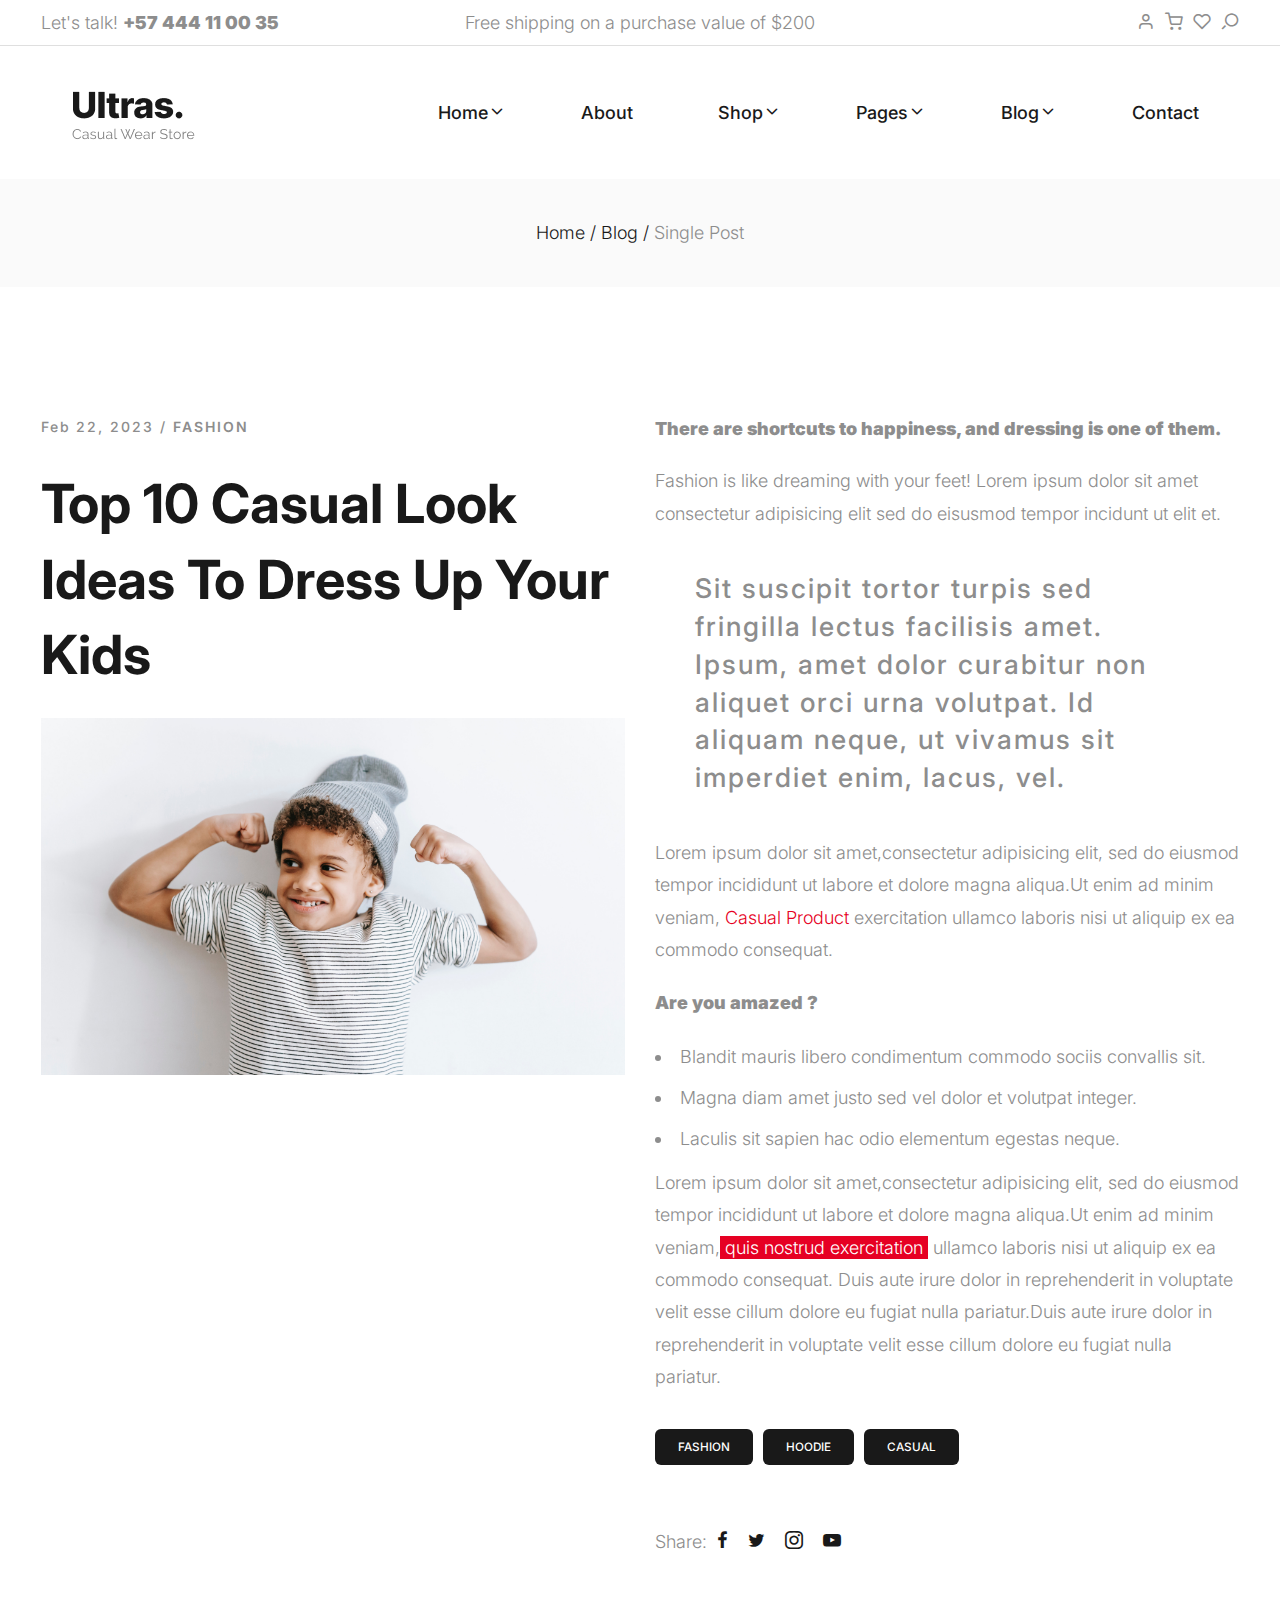
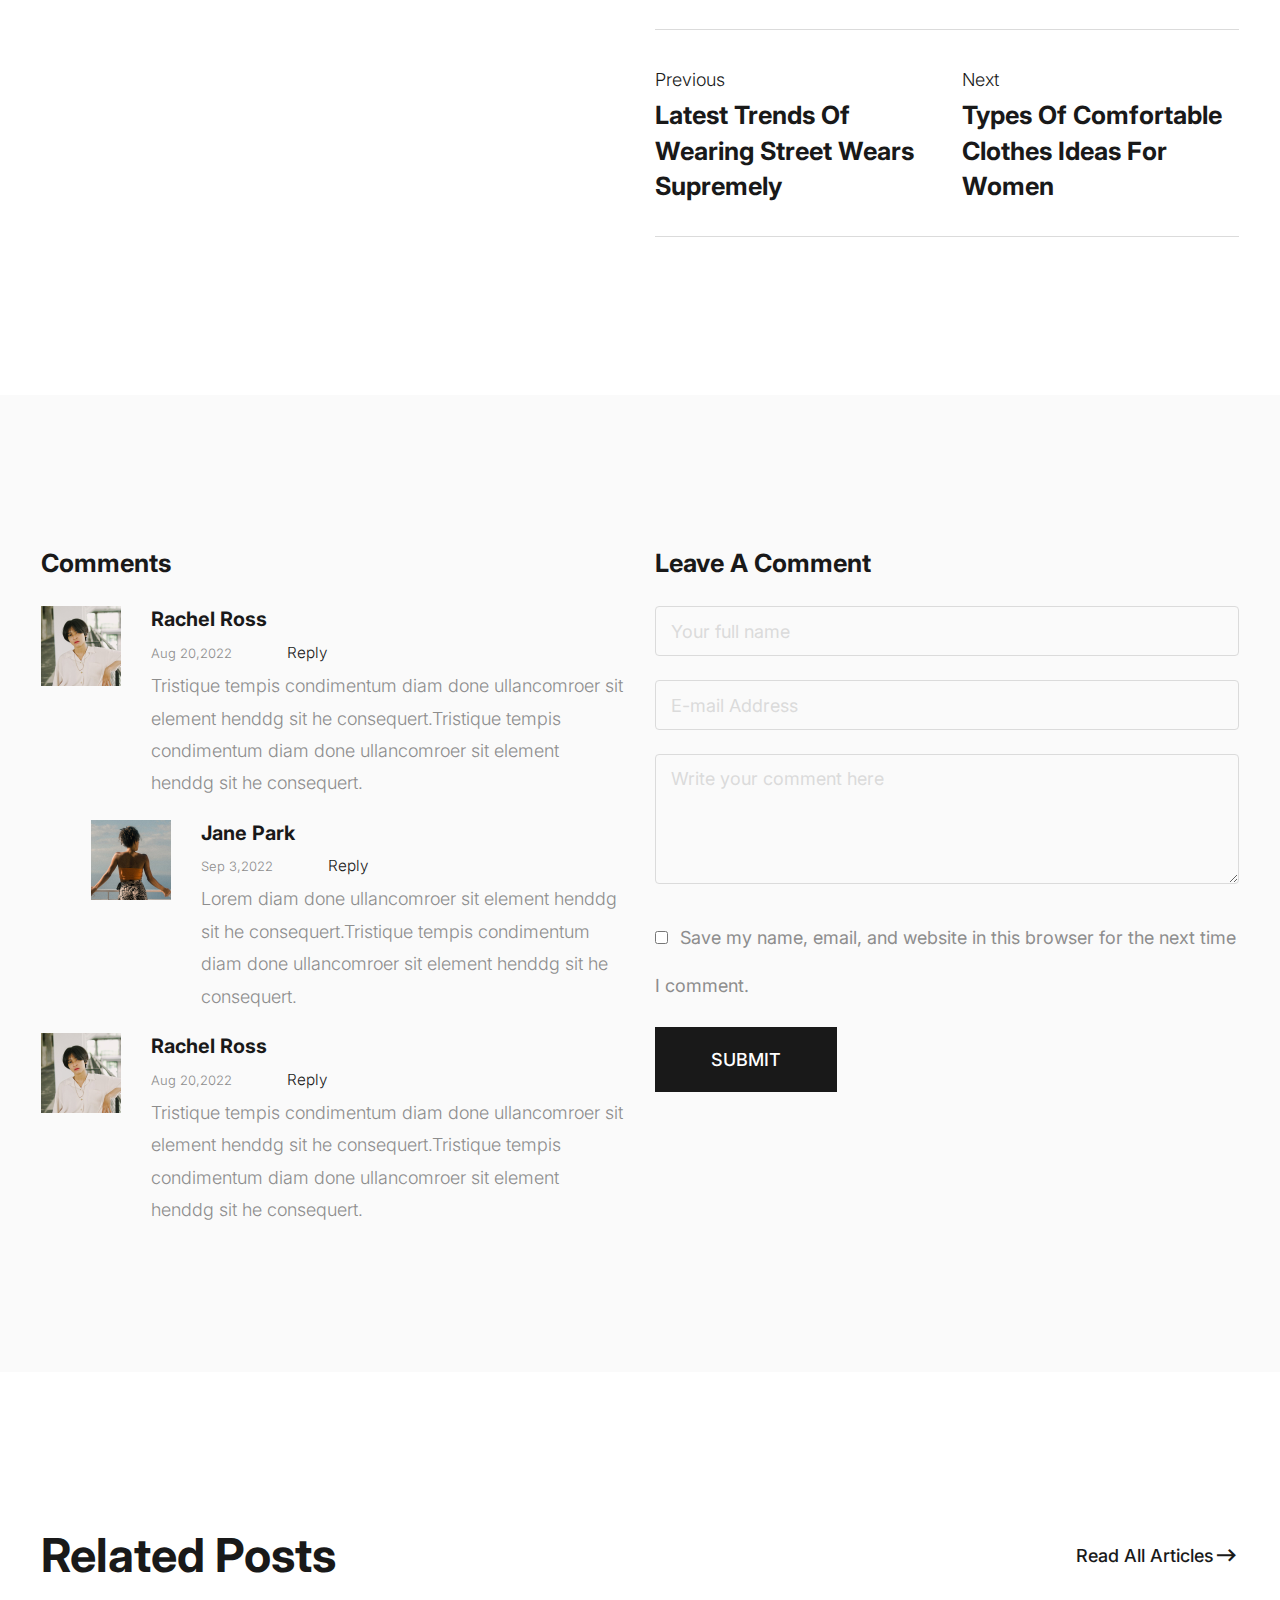
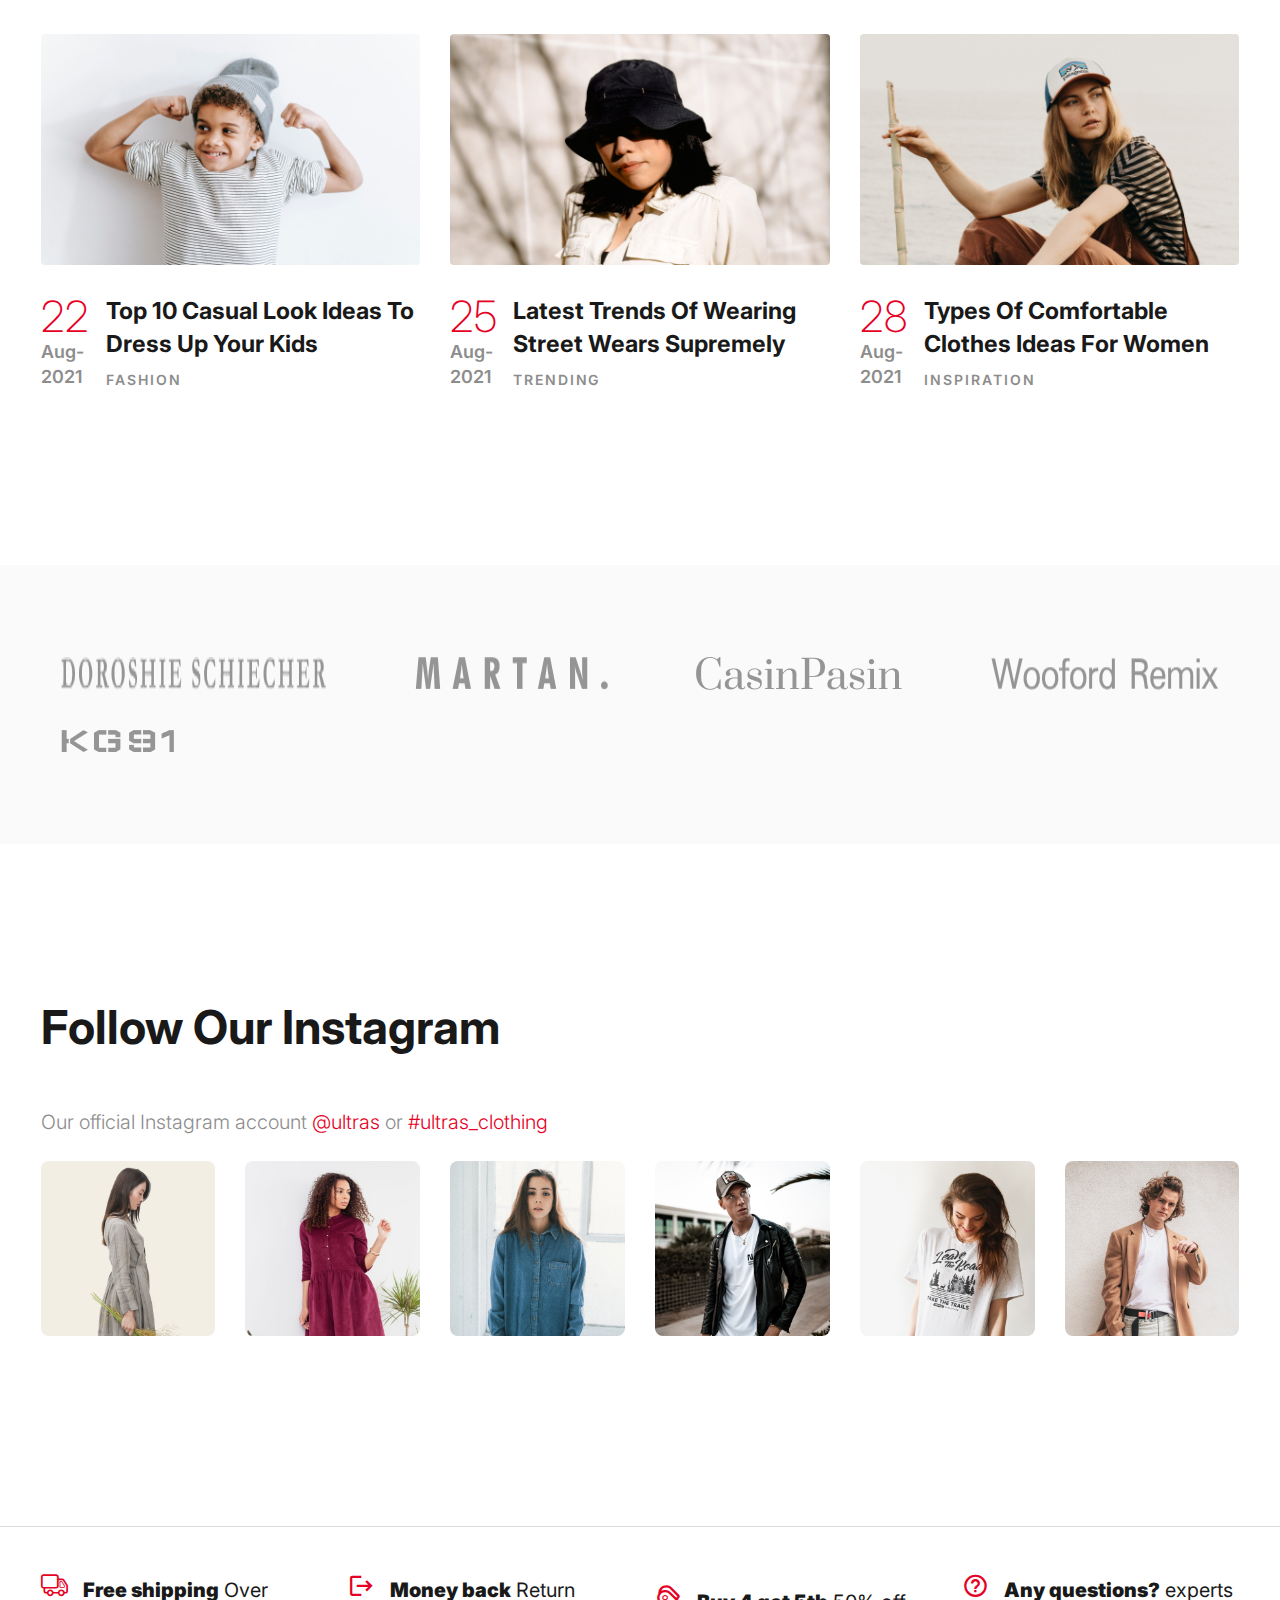
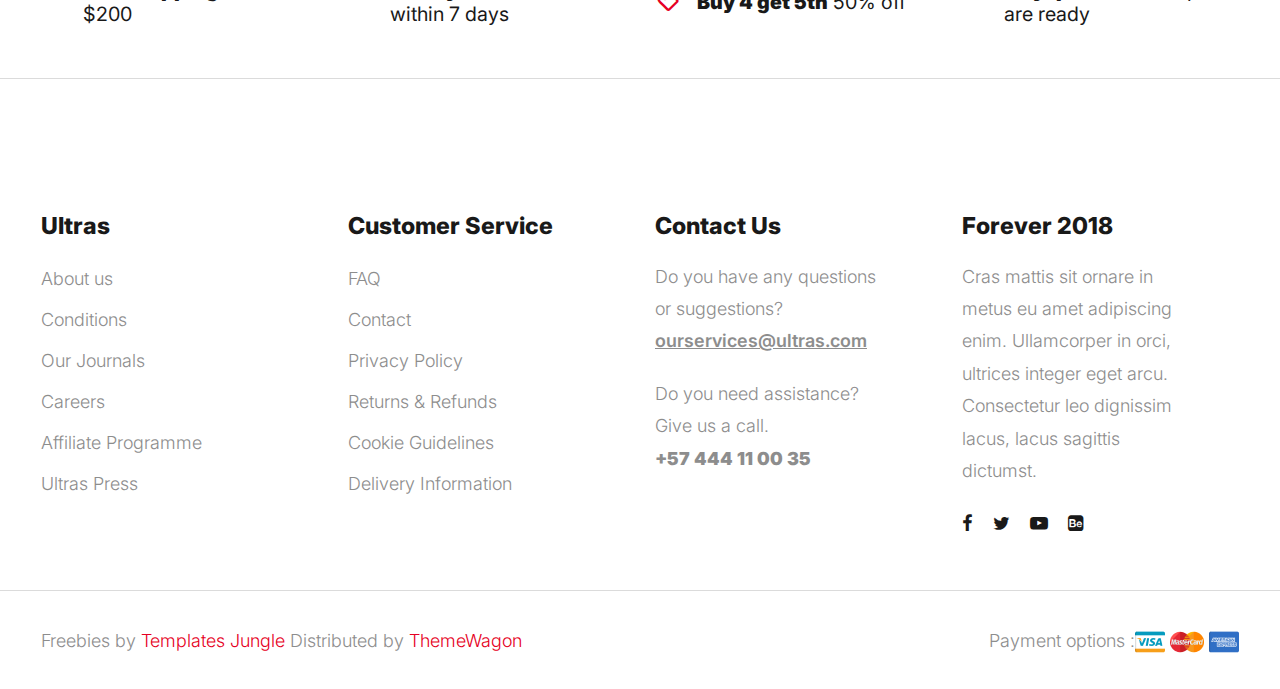
<file: single-post.html>
<!DOCTYPE html>
<html lang="en">
  <head>
    <title>Ultras - Clothing Store eCommerce Store HTML Website Template</title>
    <meta charset="utf-8">
    <meta http-equiv="X-UA-Compatible" content="IE=edge">
    <meta name="viewport" content="width=device-width, initial-scale=1.0">
    <meta name="format-detection" content="telephone=no">
    <meta name="apple-mobile-web-app-capable" content="yes">
    <meta name="author" content="">
    <meta name="keywords" content="">
    <meta name="description" content="">
    <link rel="stylesheet" type="text/css" href="css/normalize.css">
    <link rel="stylesheet" type="text/css" href="icomoon/icomoon.css">
    <link rel="stylesheet" type="text/css" media="all" href="https://maxcdn.bootstrapcdn.com/font-awesome/4.7.0/css/font-awesome.min.css">
    <link rel="stylesheet" type="text/css" href="css/vendor.css">
    <link rel="stylesheet" type="text/css" href="style.css">
    <link rel="preconnect" href="https://fonts.googleapis.com">
    <link rel="preconnect" href="https://fonts.gstatic.com" crossorigin>
    <link href="https://fonts.googleapis.com/css2?family=Inter:wght@100;200;300;400;500;600;700;800;900&display=swap" rel="stylesheet">
    <!-- script
    ================================================== -->
    <script src="js/modernizr.js"></script>
  </head>
  <body>

    <div class="preloader-wrapper">
      <div class="preloader">
      </div>
    </div>

    <div class="search-popup">
      <div class="search-popup-container">

        <form role="search" method="get" class="search-form" action="">
          <input type="search" id="search-form" class="search-field" placeholder="Type and press enter" value="" name="s" />
          <button type="submit" class="search-submit"><a href="#"><i class="icon icon-search"></i></a></button>
        </form>

        <h5 class="cat-list-title">Browse Categories</h5>
        
        <ul class="cat-list">
          <li class="cat-list-item">
            <a href="shop.html" title="Men Jackets">Men Jackets</a>
          </li>
          <li class="cat-list-item">
            <a href="shop.html" title="Fashion">Fashion</a>
          </li>
          <li class="cat-list-item">
            <a href="shop.html" title="Casual Wears">Casual Wears</a>
          </li>
          <li class="cat-list-item">
            <a href="shop.html" title="Women">Women</a>
          </li>
          <li class="cat-list-item">
            <a href="shop.html" title="Trending">Trending</a>
          </li>
          <li class="cat-list-item">
            <a href="shop.html" title="Hoodie">Hoodie</a>
          </li>
          <li class="cat-list-item">
            <a href="shop.html" title="Kids">Kids</a>
          </li>
        </ul>
      </div>
    </div>
    <header id="header">
      <div id="header-wrap">
        <nav class="secondary-nav border-bottom">
          <div class="container">
            <div class="row d-flex align-items-center">
              <div class="col-md-4 header-contact">
                <p>Let's talk! <strong>+57 444 11 00 35</strong>
                </p>
              </div>
              <div class="col-md-4 shipping-purchase text-center">
                <p>Free shipping on a purchase value of $200</p>
              </div>
              <div class="col-md-4 col-sm-12 user-items">
                <ul class="d-flex justify-content-end list-unstyled">
                  <li>
                    <a href="login.html">
                      <i class="icon icon-user"></i>
                    </a>
                  </li>
                  <li>
                    <a href="cart.html">
                      <i class="icon icon-shopping-cart"></i>
                    </a>
                  </li>
                  <li>
                    <a href="wishlist.html">
                      <i class="icon icon-heart"></i>
                    </a>
                  </li>
                  <li class="user-items search-item pe-3">
                    <a href="#" class="search-button">
                      <i class="icon icon-search"></i>
                    </a>
                  </li>
                </ul>
              </div>
            </div>
          </div>
        </nav>
        <nav class="primary-nav padding-small">
          <div class="container">
            <div class="row d-flex align-items-center">
              <div class="col-lg-2 col-md-2">
                <div class="main-logo">
                  <a href="index.html">
                    <img src="images/main-logo.png" alt="logo">
                  </a>
                </div>
              </div>
              <div class="col-lg-10 col-md-10">
                <div class="navbar">

                  <div id="main-nav" class="stellarnav d-flex justify-content-end right">
                    <ul class="menu-list">

                      <li class="menu-item has-sub">
                        <a href="index.html" class="item-anchor d-flex align-item-center" data-effect="Home">Home<i class="icon icon-chevron-down"></i></a>
                        <ul class="submenu">
                          <li><a href="index.html" class="item-anchor">Home</a></li>
                          <li><a href="home2.html" class="item-anchor">Home v2<span class="text-primary"> (PRO)</span></a></li>
                        </ul>
                      </li>

                      <li><a href="about.html" class="item-anchor" data-effect="About">About</a></li>

                      <li class="menu-item has-sub">
                        <a href="shop.html" class="item-anchor d-flex align-item-center" data-effect="Shop">Shop<i class="icon icon-chevron-down"></i></a>
                        <ul class="submenu">
                          <li><a href="shop.html" class="item-anchor">Shop</a></li>
                          <li><a href="shop-slider.html" class="item-anchor">Shop slider<span class="text-primary"> (PRO)</span></a></li>
                          <li><a href="shop-grid.html" class="item-anchor">Shop grid<span class="text-primary"> (PRO)</span></a></li>
                          <li><a href="shop-list.html" class="item-anchor">Shop list<span class="text-primary"> (PRO)</span></a></li>
                          <li><a href="single-product.html" class="item-anchor">Single product<span class="text-primary"> (PRO)</span></a></li>
                          <li><a href="cart.html" class="item-anchor">Cart<span class="text-primary"> (PRO)</span></a></li>
                          <li><a href="wishlist.html" class="item-anchor">Wishlist<span class="text-primary"> (PRO)</span></a></li>
                          <li><a href="checkout.html" class="item-anchor">Checkout<span class="text-primary"> (PRO)</span></a></li>
                        </ul>
                      </li>

                      <li class="menu-item has-sub">
                        <a href="#" class="item-anchor d-flex align-item-center" data-effect="Pages">Pages<i class="icon icon-chevron-down"></i></a>
                        <ul class="submenu">
                          <li><a href="coming-soon.html" class="item-anchor">Coming soon<span class="text-primary"> (PRO)</span></a></li>
                          <li><a href="login.html" class="item-anchor">Login<span class="text-primary"> (PRO)</span></a></li>
                          <li><a href="faqs.html" class="item-anchor">FAQs<span class="text-primary"> (PRO)</span></a></li>
                          <li><a href="styles.html" class="item-anchor">Styles</a></li>
                          <li><a href="thank-you.html" class="item-anchor">Thankyou</a></li>
                          <li><a href="error.html" class="item-anchor">Error page<span class="text-primary"> (PRO)</span></a></li>
                        </ul>
                      </li>

                      <li class="menu-item has-sub">
                        <a href="blog.html" class="item-anchor d-flex align-item-center" data-effect="Blog">Blog<i class="icon icon-chevron-down"></i></a>
                        <ul class="submenu">
                          <li><a href="blog.html" class="item-anchor">Blog</a></li>
                          <li><a href="blog-sidebar.html" class="item-anchor">Blog with sidebar<span class="text-primary"> (PRO)</span></a></li>
                          <li><a href="blog-masonry.html" class="item-anchor">Blog masonry<span class="text-primary"> (PRO)</span></a></li>
                          <li><a href="single-post.html" class="item-anchor active">Single post</a></li>
                        </ul>
                      </li>

                      <li><a href="contact.html" class="item-anchor" data-effect="Contact">Contact</a></li>

                    </ul>
                  </div>

                </div>
              </div>
            </div>
          </div>
        </nav>
      </div>
    </header>

    <section class="site-banner padding-small bg-light-grey">
      <div class="container">
        <div class="row">
          <div class="col-md-12">
            <div class="breadcrumbs">
              <span class="item">
                <a href="index.html">Home /</a>
              </span>
              <span class="item">
                <a href="blog.html">Blog /</a>
              </span>
              <span class="item">Single post</span>
            </div>
          </div>
        </div>
      </div>
    </section>

    <div class="main-content d-flex flex-wrap padding-large">
      <div class="container">
        <div class="row">
          <div class="col-md-6">
            <div class="post-meta">
              <span class="post-date">Feb 22, 2023</span> / <a href="blog.html" class="blog-categories">Fashion</a>
            </div>
            <h1 class="page-title">Top 10 Casual Look Ideas To Dress Up Your Kids</h1>
            <div class="feature-image">
              <img src="images/single-image2.jpg" alt="post image" class="jarallax-img">
            </div>
          </div>
          <div class="col-md-6">
            <div class="post-content">
              <p><strong>There are shortcuts to happiness, and dressing is one of them.</strong></p>
              <p>Fashion is like dreaming with your feet! Lorem ipsum dolor sit amet consectetur adipisicing elit sed do eisusmod tempor incidunt ut elit et.</p>
              <blockquote>Sit suscipit tortor turpis sed fringilla lectus facilisis amet. Ipsum, amet dolor curabitur non aliquet orci urna volutpat. Id aliquam neque, ut vivamus sit imperdiet enim, lacus, vel.</blockquote>
              <p>Lorem ipsum dolor sit amet,consectetur adipisicing elit, sed do eiusmod tempor incididunt ut labore et dolore magna aliqua.Ut enim ad minim veniam, <a href="single-product.html">Casual Product</a> exercitation ullamco laboris nisi ut aliquip ex ea commodo consequat.</p>
              <p>
                <strong>Are you amazed ?</strong>
              </p>
              <ul style="list-style-type:disc;" class="inner-list">
                <li>Blandit mauris libero condimentum commodo sociis convallis sit.</li>
                <li>Magna diam amet justo sed vel dolor et volutpat integer.</li>
                <li>Laculis sit sapien hac odio elementum egestas neque.</li>
              </ul>
              <p>Lorem ipsum dolor sit amet,consectetur adipisicing elit, sed do eiusmod tempor incididunt ut labore et dolore magna aliqua.Ut enim ad minim veniam,<span class="highlight">quis nostrud exercitation</span> ullamco laboris nisi ut aliquip ex ea commodo consequat. Duis aute irure dolor in reprehenderit in voluptate velit esse cillum dolore eu fugiat nulla pariatur.Duis aute irure dolor in reprehenderit in voluptate velit esse cillum dolore eu fugiat nulla pariatur.</p>
              <div class="post-tags">
                <div class="block-tag">
                  <ul class="list-unstyled d-flex">
                    <li>
                      <a href="#" class="btn btn-dark btn-small btn-rounded">Fashion</a>
                    </li>
                    <li>
                      <a href="#" class="btn btn-dark btn-small btn-rounded">Hoodie</a>
                    </li>
                    <li>
                      <a href="#" class="btn btn-dark btn-small btn-rounded">Casual</a>
                    </li>
                  </ul>
                </div>
              </div>
              <div class="social-links d-flex margin-small">
                <div class="element-title">Share:</div>
                <ul class="d-flex list-unstyled">
                  <li>
                    <a href="#"><i class="icon icon-facebook"></i></a>
                  </li>
                  <li>
                    <a href="#"><i class="icon icon-twitter"></i></a>
                  </li>
                  <li>
                    <a href="#"><i class="icon icon-instagram"></i></a>
                  </li>
                  <li>
                    <a href="#"><i class="icon icon-youtube-play"></i></a>
                  </li>
                </ul>
              </div>
            </div>
            <div id="single-post-navigation">
              <hr>
              <div class="row post-navigation d-flex flex-wrap align-items-center justify-content-between">
                <a itemprop="url" class="col-md-6 post-prev d-flex" href="#" title="Previous Post">
                  <span>Previous</span>
                  <h3 class="page-nav-title">Latest trends of wearing street wears supremely</h3>
                </a>
                <a itemprop="url" class="col-md-6 post-next d-flex" href="#" title="Next Post">
                  <span>Next</span>
                  <h3 class="page-nav-title">Types of comfortable clothes ideas for women</h3>
                </a>
              </div>
              <hr>
            </div>
          </div>
        </div>
      </div>
    </div>

    <section class="post-comment padding-large bg-light-grey">
      <div class="container">
        <div class="row">
          <div class="col-md-6">
            <div class="comments-wrap">
              <h3>Comments</h3>
              <div class="comment-list">
                <article class="d-flex">
                  <img src="images/review-image1.jpg" alt="default" class="commentor-image">
                  <div class="author-post">
                    <div class="comment-meta">
                      <h4 class="meta-name">Rachel Ross</h4>
                      <span class="meta-date">Aug 20,2022</span>
                      <small class="comments-reply">
                        <a href="#">
                          <i class="icon icon-reply"></i>Reply </a>
                      </small>
                    </div>
                    <p>Tristique tempis condimentum diam done ullancomroer sit element henddg sit he consequert.Tristique tempis condimentum diam done ullancomroer sit element henddg sit he consequert.</p>
                  </div>
                </article>
                <div class="child-comments">
                  <article class="d-flex">
                    <img src="images/review-image2.jpg" alt="sara" class="commentor-image">
                    <div class="author-post">
                      <div class="comment-meta">
                        <h4 class="meta-name">Jane Park</h4>
                        <span class="meta-date">Sep 3,2022</span>
                        <small class="comments-reply">
                          <a href="#">
                            <i class="icon icon-reply"></i>Reply </a>
                        </small>
                      </div>
                      <p>Lorem diam done ullancomroer sit element henddg sit he consequert.Tristique tempis condimentum diam done ullancomroer sit element henddg sit he consequert.</p>
                    </div>
                  </article>
                </div>
                <article class="d-flex">
                  <img src="images/review-image1.jpg" alt="default" class="commentor-image">
                  <div class="author-post">
                    <div class="comment-meta">
                      <h4 class="meta-name">Rachel Ross</h4>
                      <span class="meta-date">Aug 20,2022</span>
                      <small class="comments-reply">
                        <a href="#">
                          <i class="icon icon-reply"></i>Reply </a>
                      </small>
                    </div>
                    <p>Tristique tempis condimentum diam done ullancomroer sit element henddg sit he consequert.Tristique tempis condimentum diam done ullancomroer sit element henddg sit he consequert.</p>
                  </div>
                </article>
              </div>
            </div>
          </div>
          <div class="col-md-6">
            <div class="comment-respond">
              <h3>Leave a Comment</h3>
              <form method="post" class="form-group">
                <input class="u-full-width" type="text" name="author" id="author" class="form-control" placeholder="Your full name">
                <input class="u-full-width" type="email" name="email" id="email" class="form-control" placeholder="E-mail Address">
                <textarea class="u-full-width" id="comment" class="form-control" name="comment" placeholder="Write your comment here" rows="20"></textarea>
                <label class="example-send-yourself-copy">
                  <input type="checkbox">
                  <span class="label-body">Save my name, email, and website in this browser for the next time I comment.</span>
                </label>
                <button type="submit" name="submit" class="btn btn-dark btn-medium">Submit</button>
              </form>
            </div>
          </div>
        </div>
      </div>
    </section>

    <section id="latest-blog" class="padding-large">
      <div class="container">
        <div class="section-header d-flex flex-wrap align-items-center justify-content-between">
          <h2 class="section-title">Related Posts</h2>
          <div class="btn-wrap align-right">
            <a href="#" class="d-flex align-items-center">Read All Articles <i class="icon icon icon-arrow-io"></i>
            </a>
          </div>
        </div>
        <div class="row d-flex flex-wrap">
          <article class="col-md-4 post-item">
            <div class="image-holder zoom-effect">
              <a href="#">
                <img src="images/post-img1.jpg" alt="post" class="post-image">
              </a>
            </div>
            <div class="post-content d-flex">
              <div class="meta-date">
                <div class="meta-day text-primary">22</div>
                <div class="meta-month">Aug-2021</div>
              </div>
              <div class="post-header">
                <h3 class="post-title">
                  <a href="#">top 10 casual look ideas to dress up your kids</a>
                </h3>
                <a href="blog.html" class="blog-categories">Fashion</a>
              </div>
            </div>
          </article>
          <article class="col-md-4 post-item">
            <div class="image-holder zoom-effect">
              <a href="#">
                <img src="images/post-img2.jpg" alt="post" class="post-image">
              </a>
            </div>
            <div class="post-content d-flex">
              <div class="meta-date">
                <div class="meta-day text-primary">25</div>
                <div class="meta-month">Aug-2021</div>
              </div>
              <div class="post-header">
                <h3 class="post-title">
                  <a href="#">Latest trends of wearing street wears supremely</a>
                </h3>
                <a href="blog.html" class="blog-categories">Trending</a>
              </div>
            </div>
          </article>
          <article class="col-md-4 post-item">
            <div class="image-holder zoom-effect">
              <a href="#">
                <img src="images/post-img3.jpg" alt="post" class="post-image">
              </a>
            </div>
            <div class="post-content d-flex">
              <div class="meta-date">
                <div class="meta-day text-primary">28</div>
                <div class="meta-month">Aug-2021</div>
              </div>
              <div class="post-header">
                <h3 class="post-title">
                  <a href="#">types of comfortable clothes ideas for women</a>
                </h3>
                <a href="blog.html" class="blog-categories">Inspiration</a>
              </div>
            </div>
          </article>
        </div>
      </div>
    </section>

    <section id="brand-collection" class="padding-medium bg-light-grey">
      <div class="container">
        <div class="d-flex flex-wrap justify-content-between">
          <img src="images/brand1.png" alt="phone" class="brand-image">
          <img src="images/brand2.png" alt="phone" class="brand-image">
          <img src="images/brand3.png" alt="phone" class="brand-image">
          <img src="images/brand4.png" alt="phone" class="brand-image">
          <img src="images/brand5.png" alt="phone" class="brand-image">
        </div>
      </div>
    </section>

    <section id="instagram" class="padding-large">
      <div class="container">
        <div class="section-header">
          <h2 class="section-title">Follow our instagram</h2>
        </div>
        <p>Our official Instagram account <a href="#">@ultras</a> or <a href="#">#ultras_clothing</a>
        </p>
        <div class="row d-flex flex-wrap justify-content-between">
          <div class="col-lg-2 col-md-4 col-sm-6">
            <figure class="zoom-effect">
              <img src="images/insta-image1.jpg" alt="instagram" class="insta-image">
              <i class="icon icon-instagram"></i>
            </figure>
          </div>
          <div class="col-lg-2 col-md-4 col-sm-6">
            <figure class="zoom-effect">
              <img src="images/insta-image2.jpg" alt="instagram" class="insta-image">
              <i class="icon icon-instagram"></i>
            </figure>
          </div>
          <div class="col-lg-2 col-md-4 col-sm-6">
            <figure class="zoom-effect">
              <img src="images/insta-image3.jpg" alt="instagram" class="insta-image">
              <i class="icon icon-instagram"></i>
            </figure>
          </div>
          <div class="col-lg-2 col-md-4 col-sm-6">
            <figure class="zoom-effect">
              <img src="images/insta-image4.jpg" alt="instagram" class="insta-image">
              <i class="icon icon-instagram"></i>
            </figure>
          </div>
          <div class="col-lg-2 col-md-4 col-sm-6">
            <figure class="zoom-effect">
              <img src="images/insta-image5.jpg" alt="instagram" class="insta-image">
              <i class="icon icon-instagram"></i>
            </figure>
          </div>
          <div class="col-lg-2 col-md-4 col-sm-6">
            <figure class="zoom-effect">
              <img src="images/insta-image6.jpg" alt="instagram" class="insta-image">
              <i class="icon icon-instagram"></i>
            </figure>
          </div>
        </div>          
      </div>
    </section>

    <section id="shipping-information">
      <hr>
      <div class="container">
        <div class="row d-flex flex-wrap align-items-center justify-content-between">
          <div class="col-md-3 col-sm-6">
            <div class="icon-box">
              <i class="icon icon-truck"></i>
              <h4 class="block-title">
                <strong>Free shipping</strong> Over $200
              </h4>
            </div>
          </div>
          <div class="col-md-3 col-sm-6">
            <div class="icon-box">
              <i class="icon icon-return"></i>
              <h4 class="block-title">
                <strong>Money back</strong> Return within 7 days
              </h4>
            </div>
          </div>
          <div class="col-md-3 col-sm-6">
            <div class="icon-box">
              <i class="icon icon-tags1"></i>
              <h4 class="block-title">
                <strong>Buy 4 get 5th</strong> 50% off
              </h4>
            </div>
          </div>
          <div class="col-md-3 col-sm-6">
            <div class="icon-box">
              <i class="icon icon-help_outline"></i>
              <h4 class="block-title">
                <strong>Any questions?</strong> experts are ready
              </h4>
            </div>
          </div>
        </div>
      </div>
      <hr>
    </section>

    <footer id="footer">
      <div class="container">
        <div class="footer-menu-list">
          <div class="row d-flex flex-wrap justify-content-between">
            <div class="col-lg-3 col-md-6 col-sm-6">
              <div class="footer-menu">
                <h5 class="widget-title">Ultras</h5>
                <ul class="menu-list list-unstyled">
                  <li class="menu-item">
                    <a href="about.html">About us</a>
                  </li>
                  <li class="menu-item">
                    <a href="#">Conditions </a>
                  </li>
                  <li class="menu-item">
                    <a href="blog.html">Our Journals</a>
                  </li>
                  <li class="menu-item">
                    <a href="#">Careers</a>
                  </li>
                  <li class="menu-item">
                    <a href="#">Affiliate Programme</a>
                  </li>
                  <li class="menu-item">
                    <a href="#">Ultras Press</a>
                  </li>
                </ul>
              </div>
            </div>
            <div class="col-lg-3 col-md-6 col-sm-6">
              <div class="footer-menu">
                <h5 class="widget-title">Customer Service</h5>
                <ul class="menu-list list-unstyled">
                  <li class="menu-item">
                    <a href="faqs.html">FAQ</a>
                  </li>
                  <li class="menu-item">
                    <a href="contact.html">Contact</a>
                  </li>
                  <li class="menu-item">
                    <a href="#">Privacy Policy</a>
                  </li>
                  <li class="menu-item">
                    <a href="#">Returns & Refunds</a>
                  </li>
                  <li class="menu-item">
                    <a href="#">Cookie Guidelines</a>
                  </li>
                  <li class="menu-item">
                    <a href="#">Delivery Information</a>
                  </li>
                </ul>
              </div>
            </div>
            <div class="col-lg-3 col-md-6 col-sm-6">
              <div class="footer-menu">
                <h5 class="widget-title">Contact Us</h5>
                <p>Do you have any questions or suggestions? <a href="#" class="email">ourservices@ultras.com</a>
                </p>
                <p>Do you need assistance? Give us a call. <br>
                  <strong>+57 444 11 00 35</strong>
                </p>
              </div>
            </div>
            <div class="col-lg-3 col-md-6 col-sm-6">
              <div class="footer-menu">
                <h5 class="widget-title">Forever 2018</h5>
                <p>Cras mattis sit ornare in metus eu amet adipiscing enim. Ullamcorper in orci, ultrices integer eget arcu. Consectetur leo dignissim lacus, lacus sagittis dictumst.</p>
                <div class="social-links">
                  <ul class="d-flex list-unstyled">
                    <li>
                      <a href="#">
                        <i class="icon icon-facebook"></i>
                      </a>
                    </li>
                    <li>
                      <a href="#">
                        <i class="icon icon-twitter"></i>
                      </a>
                    </li>
                    <li>
                      <a href="#">
                        <i class="icon icon-youtube-play"></i>
                      </a>
                    </li>
                    <li>
                      <a href="#">
                        <i class="icon icon-behance-square"></i>
                      </a>
                    </li>
                  </ul>
                </div>
              </div>
            </div>
          </div>
        </div>
      </div>
      <hr>
    </footer>

    <div id="footer-bottom">
      <div class="container">
        <div class="d-flex align-items-center flex-wrap justify-content-between">
          <div class="copyright">
            <p>Freebies by <a href="https://templatesjungle.com/">Templates Jungle</a> Distributed by <a href="https://themewagon.com">ThemeWagon</a>
            </p>
          </div>
          <div class="payment-method">
            <p>Payment options :</p>
            <div class="card-wrap">
              <img src="images/visa-icon.jpg" alt="visa">
              <img src="images/mastercard.png" alt="mastercard">
              <img src="images/american-express.jpg" alt="american-express">
            </div>
          </div>
        </div>
      </div>
    </div>

    <script src="js/jquery-1.11.0.min.js"></script>
    <script src="js/plugins.js"></script>
    <script src="js/script.js"></script>
  </body>
</html>
</file>
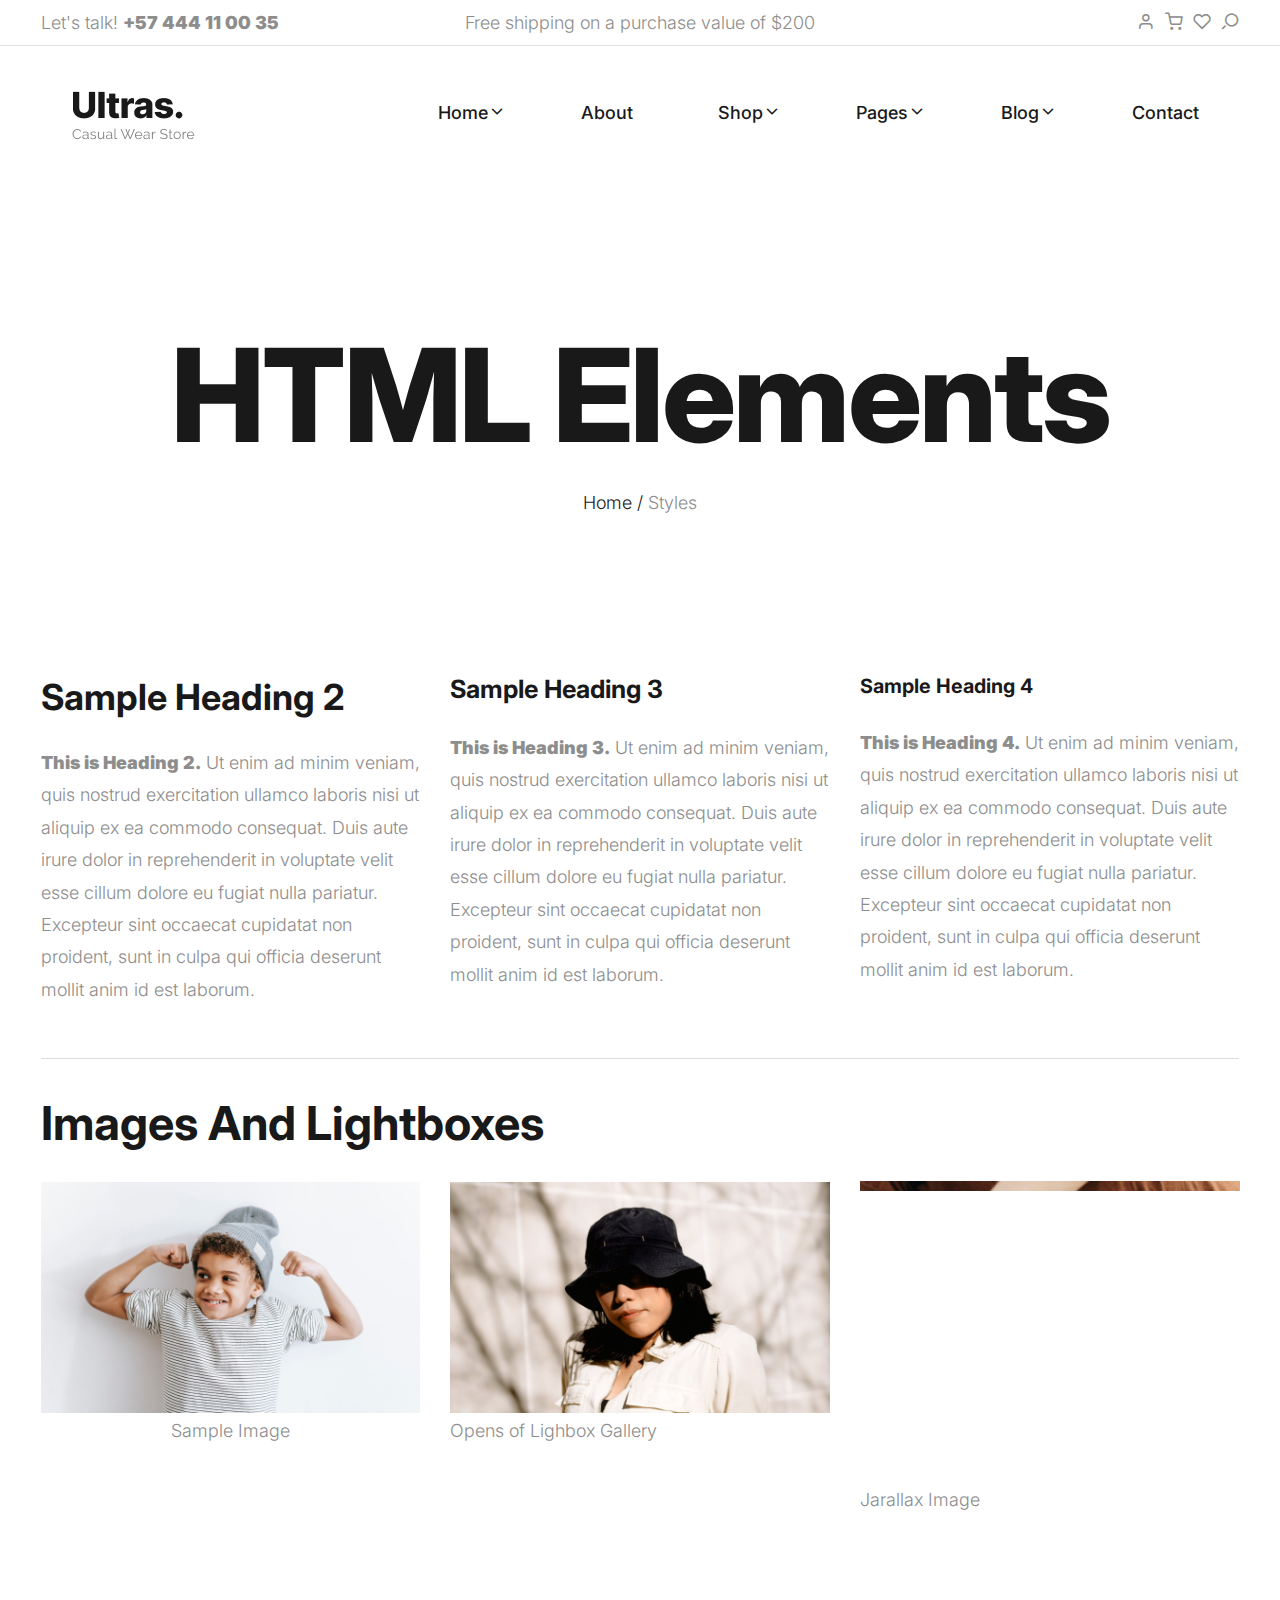
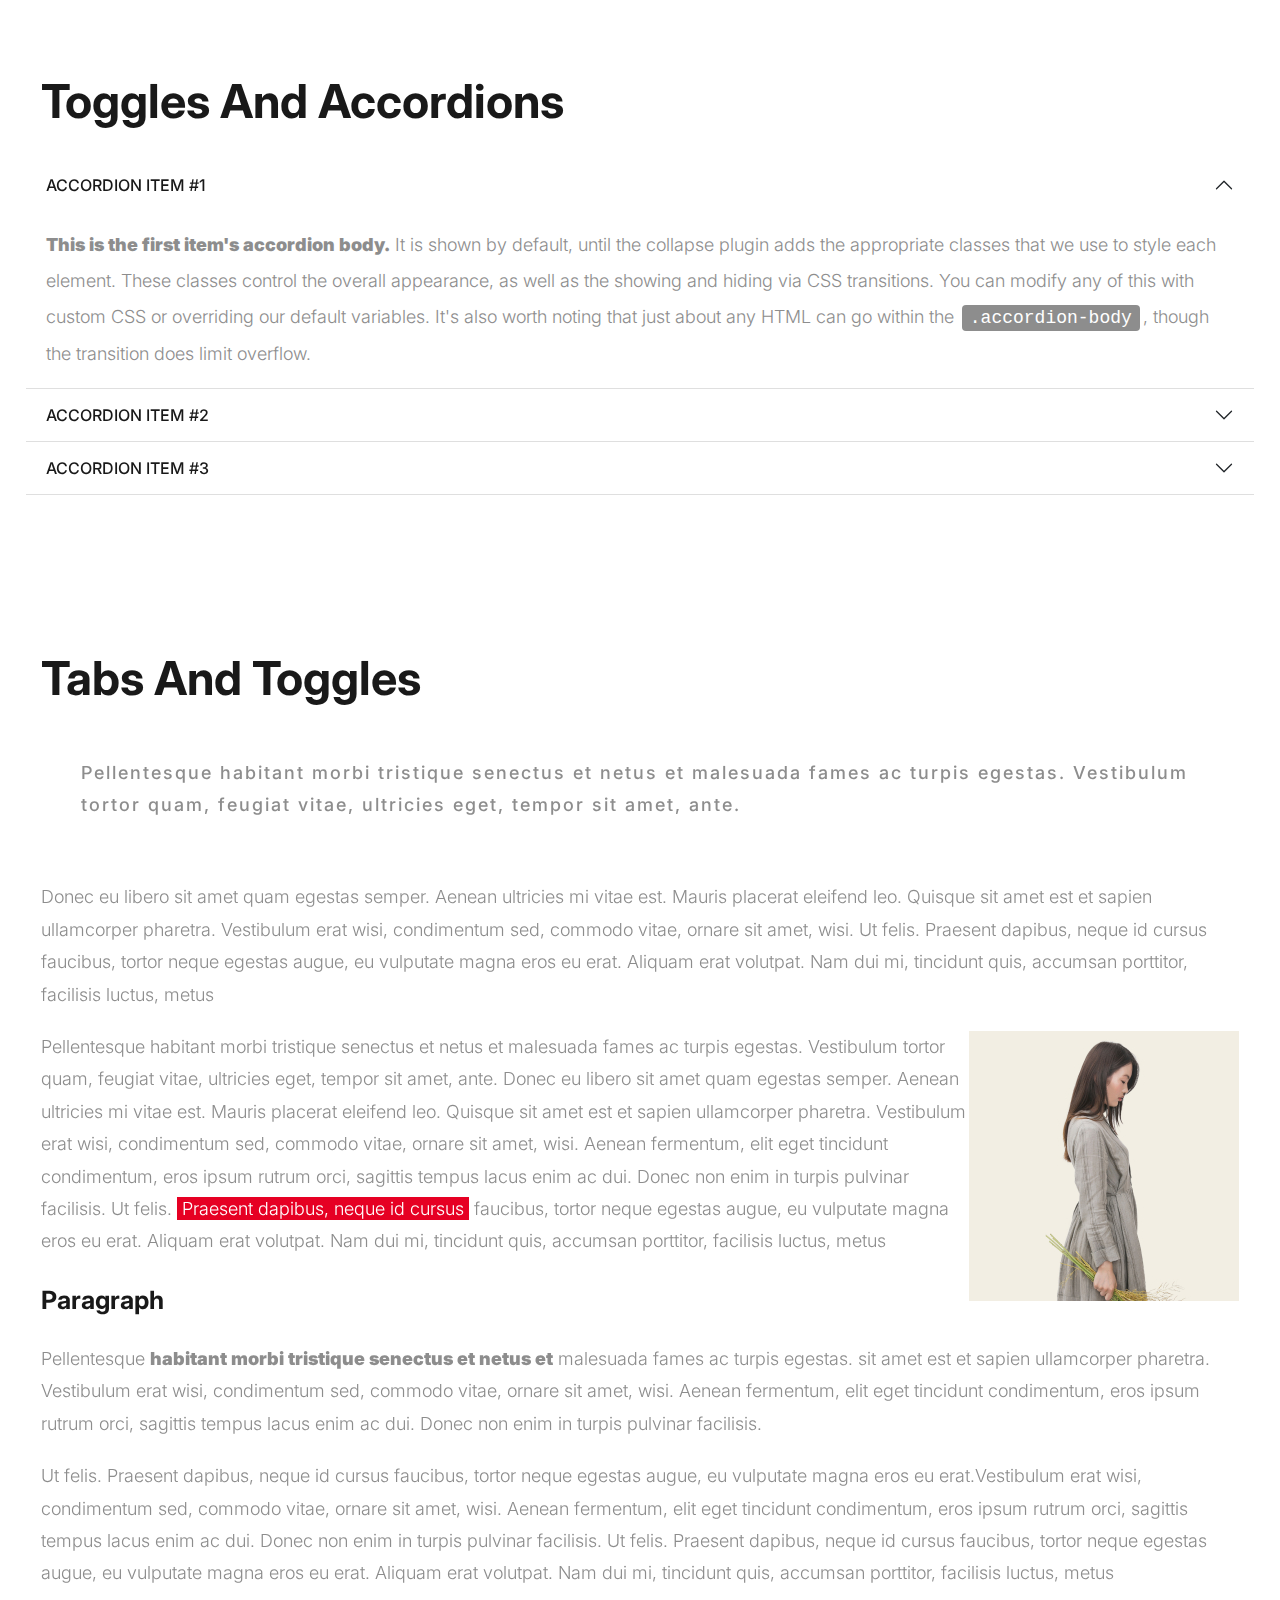
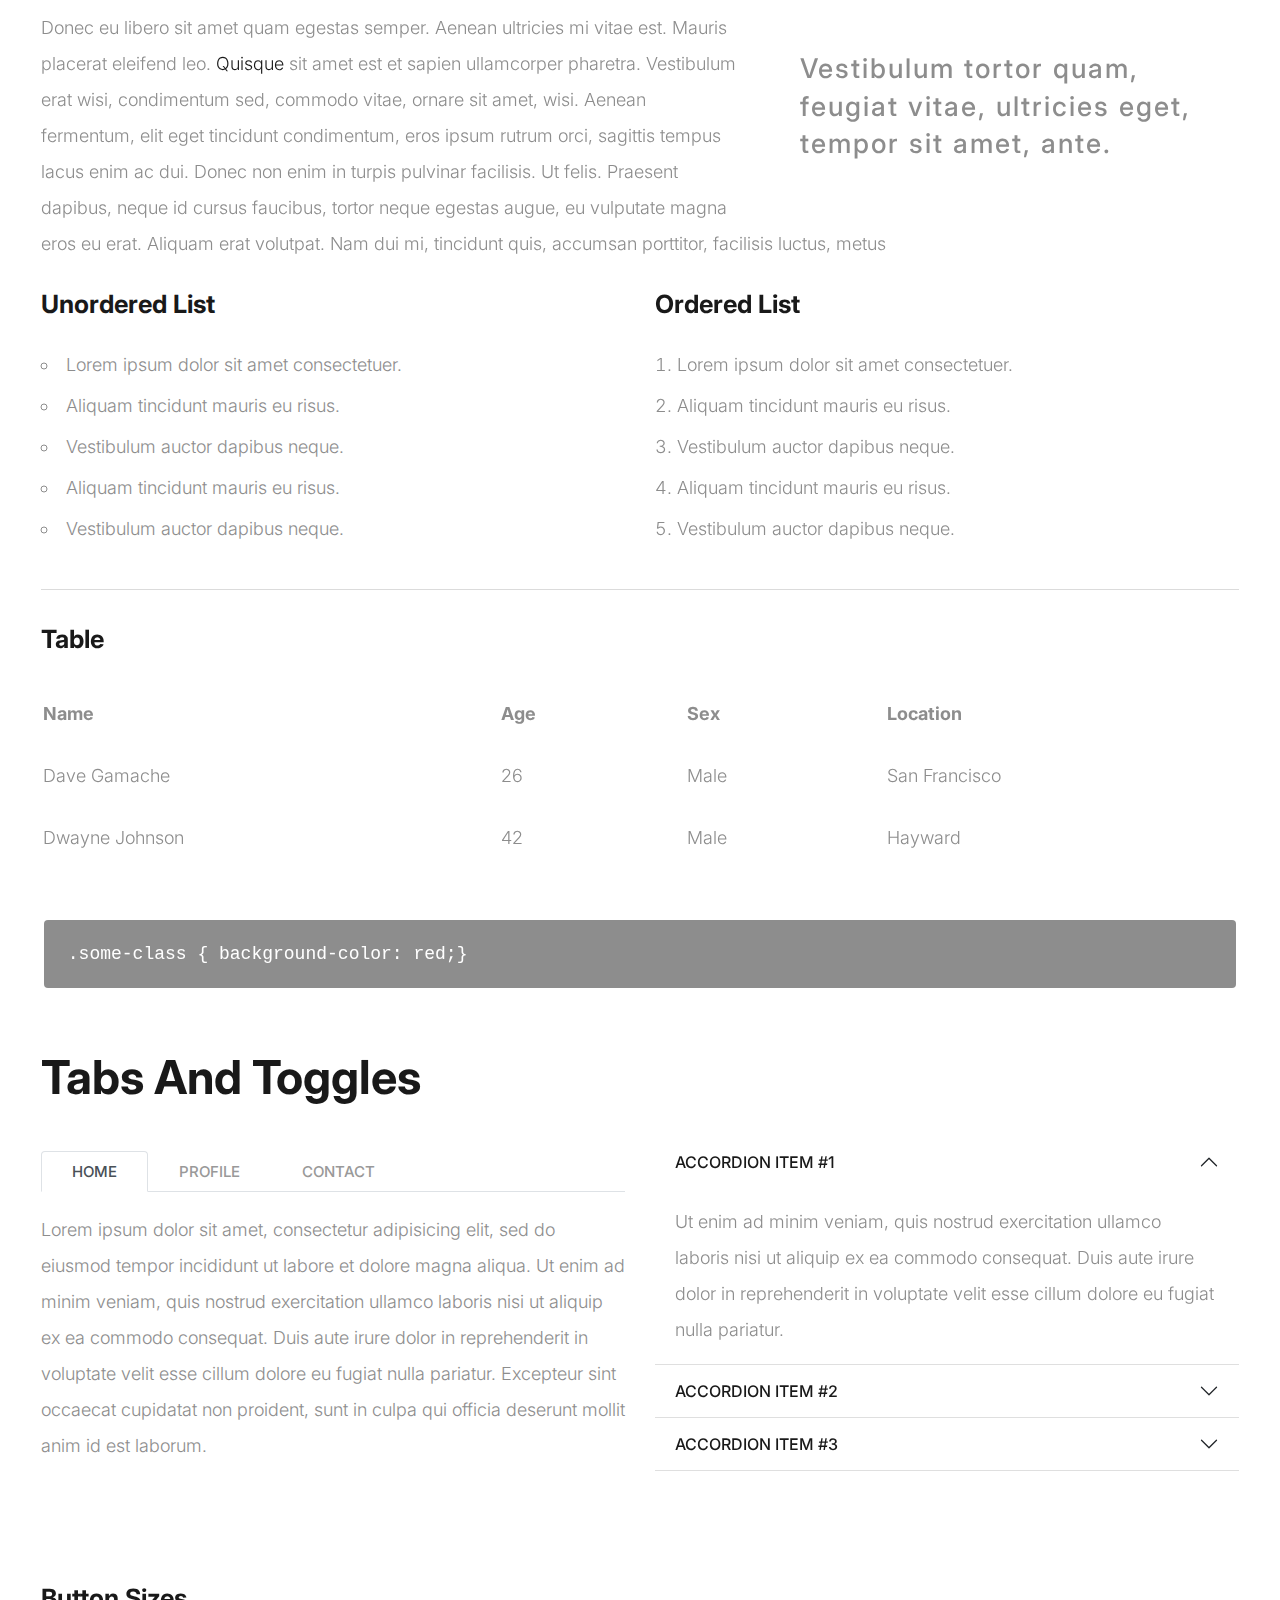
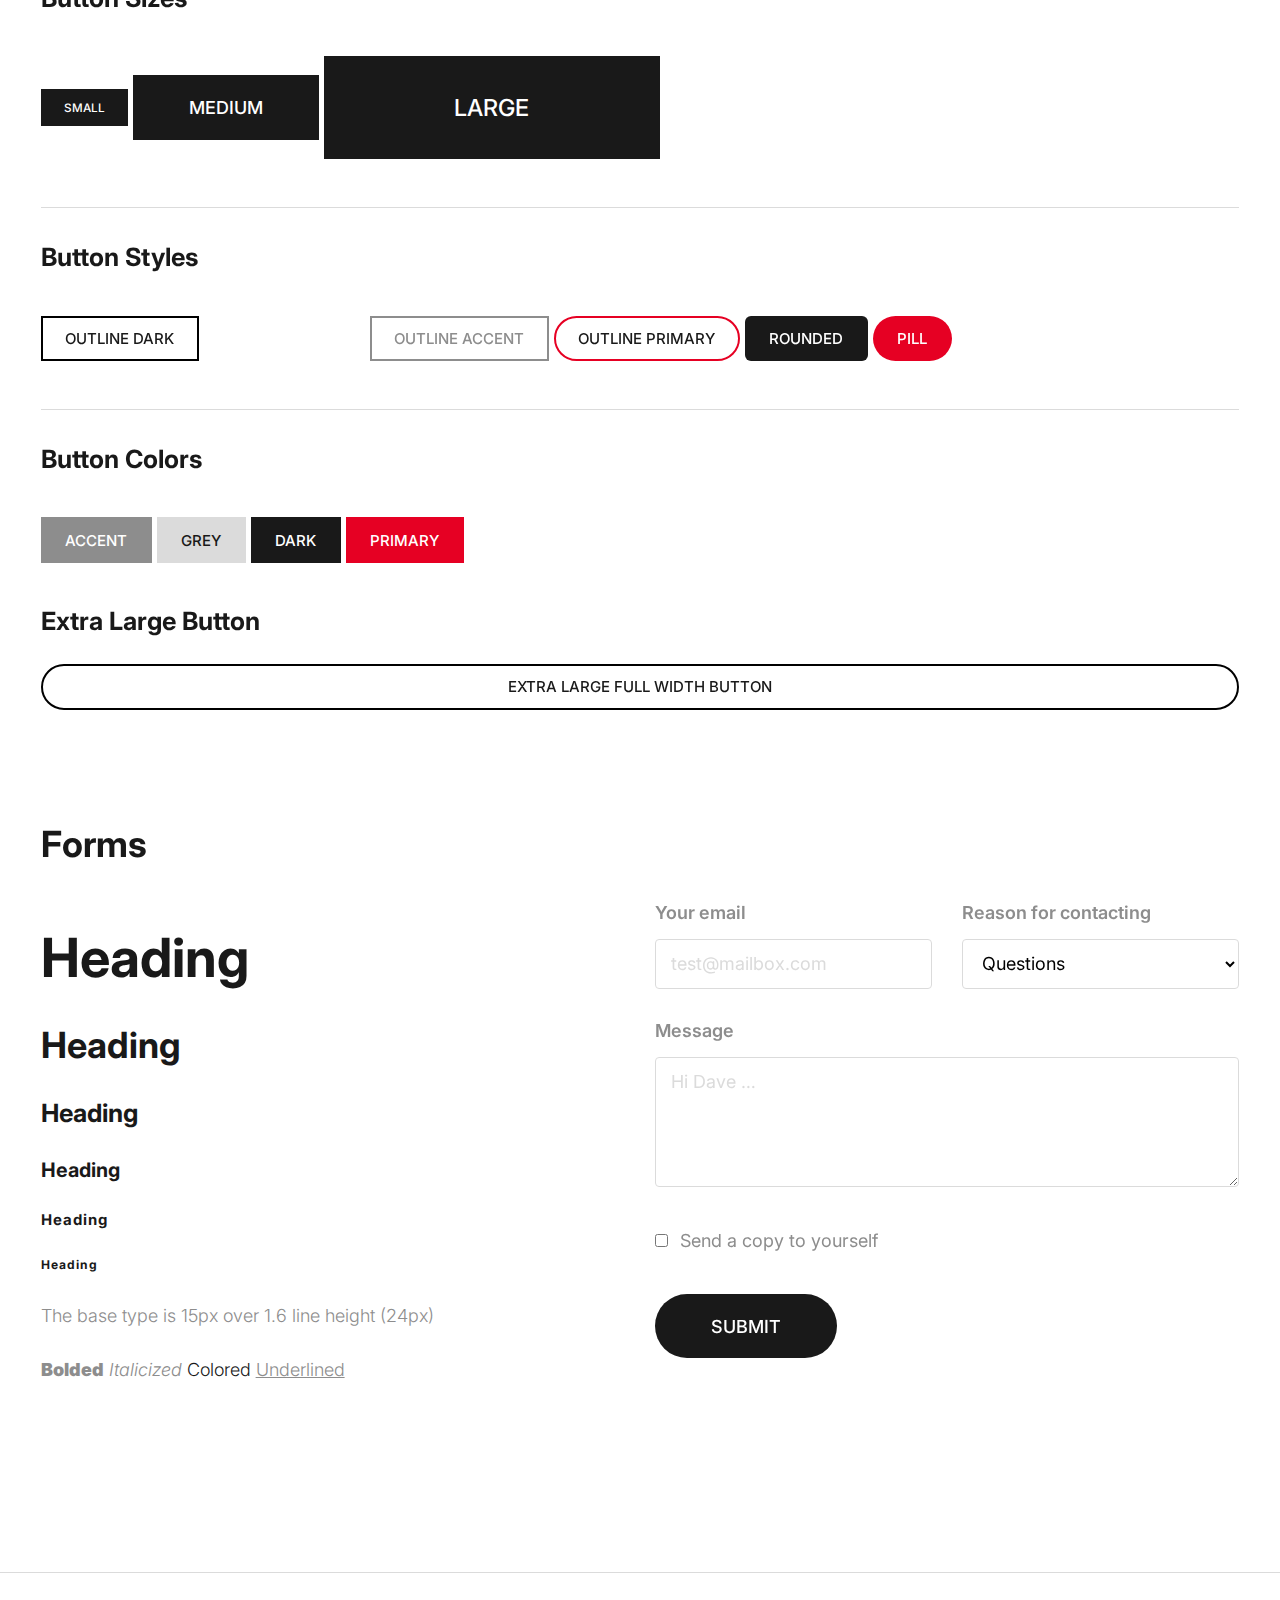
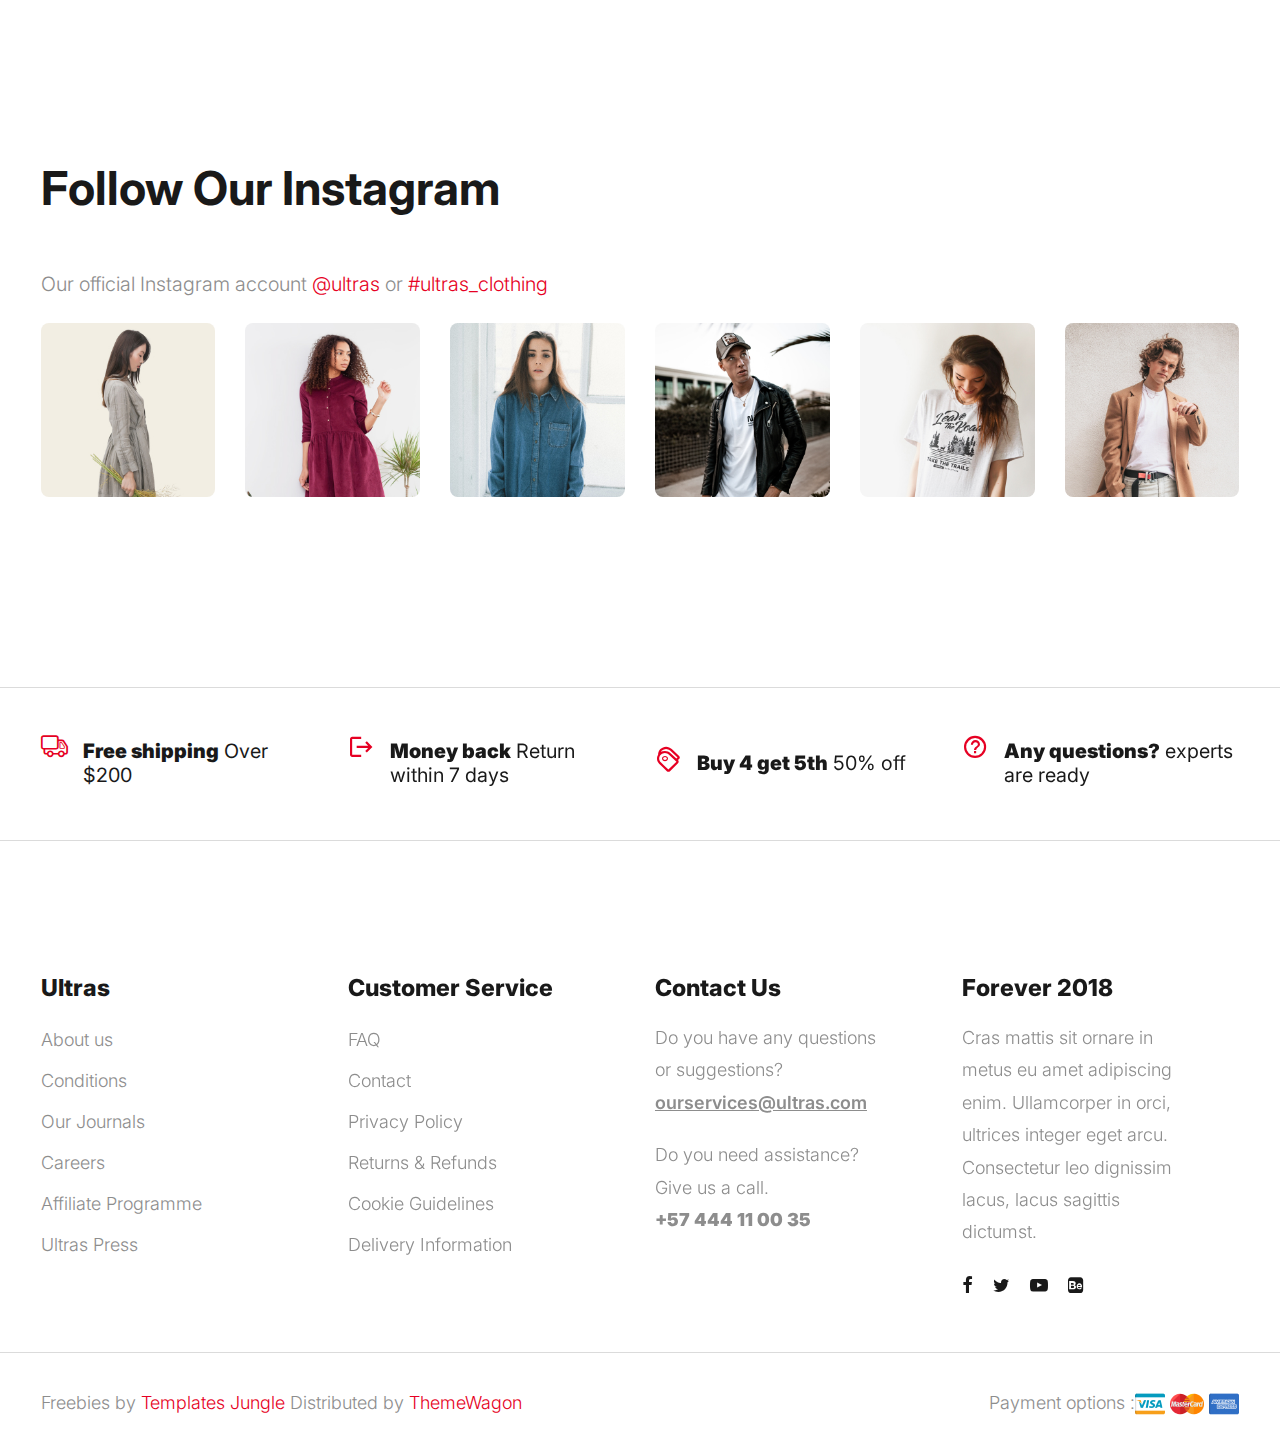
<file: styles.html>
<!DOCTYPE html>
<html lang="en">
  <head>
    <title>Ultras - Clothing Store eCommerce Store HTML Website Template</title>
    <meta charset="utf-8">
    <meta http-equiv="X-UA-Compatible" content="IE=edge">
    <meta name="viewport" content="width=device-width, initial-scale=1.0">
    <meta name="format-detection" content="telephone=no">
    <meta name="apple-mobile-web-app-capable" content="yes">
    <meta name="author" content="">
    <meta name="keywords" content="">
    <meta name="description" content="">
    <link rel="stylesheet" type="text/css" href="css/normalize.css">
    <link rel="stylesheet" type="text/css" href="icomoon/icomoon.css">
    <link rel="stylesheet" type="text/css" media="all" href="https://maxcdn.bootstrapcdn.com/font-awesome/4.7.0/css/font-awesome.min.css">
    <link rel="stylesheet" type="text/css" href="css/vendor.css">
    <link rel="stylesheet" type="text/css" href="style.css">
    <link rel="preconnect" href="https://fonts.googleapis.com">
    <link rel="preconnect" href="https://fonts.gstatic.com" crossorigin>
    <link href="https://fonts.googleapis.com/css2?family=Inter:wght@100;200;300;400;500;600;700;800;900&display=swap" rel="stylesheet">
    <!-- script
    ================================================== -->
    <script src="js/modernizr.js"></script>
  </head>
  <body>

    <div class="preloader-wrapper">
      <div class="preloader">
      </div>
    </div>

    <div class="search-popup">
      <div class="search-popup-container">

        <form role="search" method="get" class="search-form" action="">
          <input type="search" id="search-form" class="search-field" placeholder="Type and press enter" value="" name="s" />
          <button type="submit" class="search-submit"><a href="#"><i class="icon icon-search"></i></a></button>
        </form>

        <h5 class="cat-list-title">Browse Categories</h5>
        
        <ul class="cat-list">
          <li class="cat-list-item">
            <a href="shop.html" title="Men Jackets">Men Jackets</a>
          </li>
          <li class="cat-list-item">
            <a href="shop.html" title="Fashion">Fashion</a>
          </li>
          <li class="cat-list-item">
            <a href="shop.html" title="Casual Wears">Casual Wears</a>
          </li>
          <li class="cat-list-item">
            <a href="shop.html" title="Women">Women</a>
          </li>
          <li class="cat-list-item">
            <a href="shop.html" title="Trending">Trending</a>
          </li>
          <li class="cat-list-item">
            <a href="shop.html" title="Hoodie">Hoodie</a>
          </li>
          <li class="cat-list-item">
            <a href="shop.html" title="Kids">Kids</a>
          </li>
        </ul>
      </div>
    </div>
    <header id="header">
      <div id="header-wrap">
        <nav class="secondary-nav border-bottom">
          <div class="container">
            <div class="row d-flex align-items-center">
              <div class="col-md-4 header-contact">
                <p>Let's talk! <strong>+57 444 11 00 35</strong>
                </p>
              </div>
              <div class="col-md-4 shipping-purchase text-center">
                <p>Free shipping on a purchase value of $200</p>
              </div>
              <div class="col-md-4 col-sm-12 user-items">
                <ul class="d-flex justify-content-end list-unstyled">
                  <li>
                    <a href="login.html">
                      <i class="icon icon-user"></i>
                    </a>
                  </li>
                  <li>
                    <a href="cart.html">
                      <i class="icon icon-shopping-cart"></i>
                    </a>
                  </li>
                  <li>
                    <a href="wishlist.html">
                      <i class="icon icon-heart"></i>
                    </a>
                  </li>
                  <li class="user-items search-item pe-3">
                    <a href="#" class="search-button">
                      <i class="icon icon-search"></i>
                    </a>
                  </li>
                </ul>
              </div>
            </div>
          </div>
        </nav>
        <nav class="primary-nav padding-small">
          <div class="container">
            <div class="row d-flex align-items-center">
              <div class="col-lg-2 col-md-2">
                <div class="main-logo">
                  <a href="index.html">
                    <img src="images/main-logo.png" alt="logo">
                  </a>
                </div>
              </div>
              <div class="col-lg-10 col-md-10">
                <div class="navbar">

                  <div id="main-nav" class="stellarnav d-flex justify-content-end right">
                    <ul class="menu-list">

                      <li class="menu-item has-sub">
                        <a href="index.html" class="item-anchor d-flex align-item-center" data-effect="Home">Home<i class="icon icon-chevron-down"></i></a>
                        <ul class="submenu">
                          <li><a href="index.html" class="item-anchor">Home</a></li>
                          <li><a href="home2.html" class="item-anchor">Home v2<span class="text-primary"> (PRO)</span></a></li>
                        </ul>
                      </li>

                      <li><a href="about.html" class="item-anchor" data-effect="About">About</a></li>

                      <li class="menu-item has-sub">
                        <a href="shop.html" class="item-anchor d-flex align-item-center" data-effect="Shop">Shop<i class="icon icon-chevron-down"></i></a>
                        <ul class="submenu">
                          <li><a href="shop.html" class="item-anchor">Shop</a></li>
                          <li><a href="shop-slider.html" class="item-anchor">Shop slider<span class="text-primary"> (PRO)</span></a></li>
                          <li><a href="shop-grid.html" class="item-anchor">Shop grid<span class="text-primary"> (PRO)</span></a></li>
                          <li><a href="shop-list.html" class="item-anchor">Shop list<span class="text-primary"> (PRO)</span></a></li>
                          <li><a href="single-product.html" class="item-anchor">Single product<span class="text-primary"> (PRO)</span></a></li>
                          <li><a href="cart.html" class="item-anchor">Cart<span class="text-primary"> (PRO)</span></a></li>
                          <li><a href="wishlist.html" class="item-anchor">Wishlist<span class="text-primary"> (PRO)</span></a></li>
                          <li><a href="checkout.html" class="item-anchor">Checkout<span class="text-primary"> (PRO)</span></a></li>
                        </ul>
                      </li>

                      <li class="menu-item has-sub">
                        <a href="#" class="item-anchor d-flex align-item-center" data-effect="Pages">Pages<i class="icon icon-chevron-down"></i></a>
                        <ul class="submenu">
                          <li><a href="coming-soon.html" class="item-anchor">Coming soon<span class="text-primary"> (PRO)</span></a></li>
                          <li><a href="login.html" class="item-anchor">Login<span class="text-primary"> (PRO)</span></a></li>
                          <li><a href="faqs.html" class="item-anchor">FAQs<span class="text-primary"> (PRO)</span></a></li>
                          <li><a href="styles.html" class="item-anchor active">Styles</a></li>
                          <li><a href="thank-you.html" class="item-anchor">Thankyou</a></li>
                          <li><a href="error.html" class="item-anchor">Error page<span class="text-primary"> (PRO)</span></a></li>
                        </ul>
                      </li>

                      <li class="menu-item has-sub">
                        <a href="blog.html" class="item-anchor d-flex align-item-center" data-effect="Blog">Blog<i class="icon icon-chevron-down"></i></a>
                        <ul class="submenu">
                          <li><a href="blog.html" class="item-anchor">Blog</a></li>
                          <li><a href="blog-sidebar.html" class="item-anchor">Blog with sidebar<span class="text-primary"> (PRO)</span></a></li>
                          <li><a href="blog-masonry.html" class="item-anchor">Blog masonry<span class="text-primary"> (PRO)</span></a></li>
                          <li><a href="single-post.html" class="item-anchor">Single post</a></li>
                        </ul>
                      </li>

                      <li><a href="contact.html" class="item-anchor" data-effect="Contact">Contact</a></li>

                    </ul>
                  </div>

                </div>
              </div>
            </div>
          </div>
        </nav>
      </div>
    </header>

    <div class="site-banner">
      <div class="banner-content">
        <div class="container">
          <div class="row">
            <div class="col-md-12">
              <div class="breadcrumb-area padding-large">
                <h1 class="page-title">HTML Elements</h1>
                <div class="breadcum-items">
                  <span class="item">
                    <a href="index.html">Home /</a>
                  </span>
                  <span class="item">Styles</span>
                </div>
              </div>
            </div>
          </div>
        </div>
      </div>
    </div>

    <section class="padding-large no-padding-top">
      <div class="container">
        <div class="row">
          <div class="col-md-4">
            <h2>Sample Heading 2</h2>
            <p><strong>This is Heading 2.</strong> Ut enim ad minim veniam, quis nostrud exercitation ullamco laboris nisi ut aliquip ex ea commodo consequat. Duis aute irure dolor in reprehenderit in voluptate velit esse cillum dolore eu fugiat nulla pariatur. Excepteur sint occaecat cupidatat non proident, sunt in culpa qui officia deserunt mollit anim id est laborum.</p>
          </div>
          <div class="col-md-4">
            <h3>Sample Heading 3</h3>
            <p><strong>This is Heading 3.</strong> Ut enim ad minim veniam, quis nostrud exercitation ullamco laboris nisi ut aliquip ex ea commodo consequat. Duis aute irure dolor in reprehenderit in voluptate velit esse cillum dolore eu fugiat nulla pariatur. Excepteur sint occaecat cupidatat non proident, sunt in culpa qui officia deserunt mollit anim id est laborum.</p>
          </div>
          <div class="col-md-4">
            <h4>Sample Heading 4</h4>
            <p><strong>This is Heading 4.</strong> Ut enim ad minim veniam, quis nostrud exercitation ullamco laboris nisi ut aliquip ex ea commodo consequat. Duis aute irure dolor in reprehenderit in voluptate velit esse cillum dolore eu fugiat nulla pariatur. Excepteur sint occaecat cupidatat non proident, sunt in culpa qui officia deserunt mollit anim id est laborum.</p>
          </div>
        </div>
        <div class="row">
          <div class="col-md-12">
            <hr>
             <h2 class="section-title">Images and Lightboxes</h2>
          </div>
        </div>
        <div class="row">
          <div class="col-md-4">
            <div class="post-image zoom-effect">
              <a href="#"><img src="images/post-img1.jpg"></a>
            </div>
            <div class="caption text-center">Sample Image</div>
          </div>
          <div class="col-md-4">
            <figure>
              <a href="images/post-img2.jpg" rel="gallery" title="Clothing is your personality" class="gallery cboxElement">
                <img src="images/post-img2.jpg" alt="Light Box">
              </a>
              <figcaption>Opens of Lighbox Gallery</figcaption>
            </figure>
          </div>
          <div class="col-md-4">
            <div class="jarallax min-height300">
                <img src="images/post-img3.jpg" alt="" class="jarallax-img">
            </div>
            <div class="caption">Jarallax Image</div>
          </div>
        </div>
      </div>
    </section>

    <section>
      <div class="container">
        <div class="row">
          <div class="col-md-12">
             <h2 class="section-title">Toggles and Accordions</h2>
          </div>
        </div>
        <div class="row">
          <div class="col">
            <div class="accordion" id="accordionExample">
              <div class="accordion-item">
                <h2 class="accordion-header" id="headingOne">
                  <button class="accordion-button" type="button" data-bs-toggle="collapse" data-bs-target="#collapseOne" aria-expanded="true" aria-controls="collapseOne"> Accordion Item #1 </button>
                </h2>
                <div id="collapseOne" class="accordion-collapse collapse show" aria-labelledby="headingOne">
                  <div class="accordion-body">
                    <strong>This is the first item's accordion body.</strong> It is shown by default, until the collapse plugin adds the appropriate classes that we use to style each element. These classes control the overall appearance, as well as the showing and hiding via CSS transitions. You can modify any of this with custom CSS or overriding our default variables. It's also worth noting that just about any HTML can go within the <code>.accordion-body</code>, though the transition does limit overflow.
                  </div>
                </div>
              </div>
              <div class="accordion-item">
                <h2 class="accordion-header" id="headingTwo">
                  <button class="accordion-button collapsed" type="button" data-bs-toggle="collapse" data-bs-target="#collapseTwo" aria-expanded="false" aria-controls="collapseTwo"> Accordion Item #2 </button>
                </h2>
                <div id="collapseTwo" class="accordion-collapse collapse" aria-labelledby="headingTwo">
                  <div class="accordion-body">
                    <strong>This is the second item's accordion body.</strong> It is hidden by default, until the collapse plugin adds the appropriate classes that we use to style each element. These classes control the overall appearance, as well as the showing and hiding via CSS transitions. You can modify any of this with custom CSS or overriding our default variables. It's also worth noting that just about any HTML can go within the <code>.accordion-body</code>, though the transition does limit overflow.
                  </div>
                </div>
              </div>
              <div class="accordion-item">
                <h2 class="accordion-header" id="headingThree">
                  <button class="accordion-button collapsed" type="button" data-bs-toggle="collapse" data-bs-target="#collapseThree" aria-expanded="false" aria-controls="collapseThree"> Accordion Item #3 </button>
                </h2>
                <div id="collapseThree" class="accordion-collapse collapse" aria-labelledby="headingThree">
                  <div class="accordion-body">
                    <strong>This is the third item's accordion body.</strong> It is hidden by default, until the collapse plugin adds the appropriate classes that we use to style each element. These classes control the overall appearance, as well as the showing and hiding via CSS transitions. You can modify any of this with custom CSS or overriding our default variables. It's also worth noting that just about any HTML can go within the <code>.accordion-body</code>, though the transition does limit overflow.
                  </div>
                </div>
              </div>
            </div>
          </div>
        </div>
      </div>
    </section>

    <section class="padding-large">
      <div class="container">
        <div class="row">
          <div class="col-md-12">
            <h2 class="section-title">Tabs and Toggles</h2>
          </div>
        </div>
        <div class="row">
          <div class="col-md-12">
            <blockquote>
              <p>Pellentesque habitant morbi tristique senectus et netus et malesuada fames ac turpis egestas. Vestibulum tortor quam, feugiat vitae, ultricies eget, tempor sit amet, ante.</p>
            </blockquote>
            <p> Donec eu libero sit amet quam egestas semper. Aenean ultricies mi vitae est. Mauris placerat eleifend leo. Quisque sit amet est et sapien ullamcorper pharetra. Vestibulum erat wisi, condimentum sed, commodo vitae, ornare sit amet, wisi. Ut felis. Praesent dapibus, neque id cursus faucibus, tortor neque egestas augue, eu vulputate magna eros eu erat. Aliquam erat volutpat. Nam dui mi, tincidunt quis, accumsan porttitor, facilisis luctus, metus</p>
            <figure class="align-right">
              <img src="images/insta-image1.jpg" alt="post">
            </figure>
            <p>
              <span class="dropcap">P</span>ellentesque habitant morbi tristique senectus et netus et malesuada fames ac turpis egestas. Vestibulum tortor quam, feugiat vitae, ultricies eget, tempor sit amet, ante. Donec eu libero sit amet quam egestas semper. Aenean ultricies mi vitae est. Mauris placerat eleifend leo. Quisque sit amet est et sapien ullamcorper pharetra. Vestibulum erat wisi, condimentum sed, commodo vitae, ornare sit amet, wisi. Aenean fermentum, elit eget tincidunt condimentum, eros ipsum rutrum orci, sagittis tempus lacus enim ac dui. Donec non enim in turpis pulvinar facilisis. Ut felis. <span class="highlight">Praesent dapibus, neque id cursus</span> faucibus, tortor neque egestas augue, eu vulputate magna eros eu erat. Aliquam erat volutpat. Nam dui mi, tincidunt quis, accumsan porttitor, facilisis luctus, metus
            </p>
            <h3>Paragraph</h3>
            <p>Pellentesque <strong>habitant morbi tristique senectus et netus et</strong> malesuada fames ac turpis egestas. sit amet est et sapien ullamcorper pharetra. Vestibulum erat wisi, condimentum sed, commodo vitae, ornare sit amet, wisi. Aenean fermentum, elit eget tincidunt condimentum, eros ipsum rutrum orci, sagittis tempus lacus enim ac dui. Donec non enim in turpis pulvinar facilisis. </p>
            <p>Ut felis. Praesent dapibus, neque id cursus faucibus, tortor neque egestas augue, eu vulputate magna eros eu erat.Vestibulum erat wisi, condimentum sed, commodo vitae, ornare sit amet, wisi. Aenean fermentum, elit eget tincidunt condimentum, eros ipsum rutrum orci, sagittis tempus lacus enim ac dui. Donec non enim in turpis pulvinar facilisis. Ut felis. Praesent dapibus, neque id cursus faucibus, tortor neque egestas augue, eu vulputate magna eros eu erat. Aliquam erat volutpat. Nam dui mi, tincidunt quis, accumsan porttitor, facilisis luctus, metus
            <blockquote class="pullquote-right">Vestibulum tortor quam, feugiat vitae, ultricies eget, tempor sit amet, ante.</blockquote> Donec eu libero sit amet quam egestas semper. Aenean ultricies mi vitae est. Mauris placerat eleifend leo. <a href="#">Quisque</a> sit amet est et sapien ullamcorper pharetra. Vestibulum erat wisi, condimentum sed, commodo vitae, ornare sit amet, wisi. Aenean fermentum, elit eget tincidunt condimentum, eros ipsum rutrum orci, sagittis tempus lacus enim ac dui. Donec non enim in turpis pulvinar facilisis. Ut felis. Praesent dapibus, neque id cursus faucibus, tortor neque egestas augue, eu vulputate magna eros eu erat. Aliquam erat volutpat. Nam dui mi, tincidunt quis, accumsan porttitor, facilisis luctus, metus </p>
          </div>
        </div>
        <div class="row">
          <div class="col-md-6">
            <h3>Unordered List</h3>
            <ul>
              <li>Lorem ipsum dolor sit amet consectetuer.</li>
              <li>Aliquam tincidunt mauris eu risus.</li>
              <li>Vestibulum auctor dapibus neque.</li>
              <li>Aliquam tincidunt mauris eu risus.</li>
              <li>Vestibulum auctor dapibus neque.</li>
            </ul>
          </div>
          <div class="col-md-6">
            <h3>Ordered List</h3>
            <ol>
              <li>Lorem ipsum dolor sit amet consectetuer.</li>
              <li>Aliquam tincidunt mauris eu risus.</li>
              <li>Vestibulum auctor dapibus neque.</li>
              <li>Aliquam tincidunt mauris eu risus.</li>
              <li>Vestibulum auctor dapibus neque.</li>
            </ol>
          </div>
        </div>
        <div class="row">
          <div class="col-md-12">
            <hr>
            <h3>Table</h3>
            <table class="u-full-width">
              <thead>
                <tr>
                  <th>Name</th>
                  <th>Age</th>
                  <th>Sex</th>
                  <th>Location</th>
                </tr>
              </thead>
              <tbody>
                <tr>
                  <td>Dave Gamache</td>
                  <td>26</td>
                  <td>Male</td>
                  <td>San Francisco</td>
                </tr>
                <tr>
                  <td>Dwayne Johnson</td>
                  <td>42</td>
                  <td>Male</td>
                  <td>Hayward</td>
                </tr>
              </tbody>
            </table>
          </div>
        </div>
        <div class="row">
          <div class="col-md-12">
            <pre><code>.some-class { background-color: red;}</code></pre>
          </div>
        </div>
        <div class="row">
          <div class="col-md-12">
             <h2 class="section-title">Tabs and Toggles</h2>
          </div>
        </div>
        <div class="row">
          <div class="col-md-6">
            <div class="bootstrap-tabs">
              <nav>
                <div class="nav nav-tabs" id="nav-tab" role="tablist">
                  <button class="nav-link active" id="nav-home-tab" data-bs-toggle="tab" data-bs-target="#nav-home" type="button" role="tab" aria-controls="nav-home" aria-selected="true">Home</button>
                  <button class="nav-link" id="nav-profile-tab" data-bs-toggle="tab" data-bs-target="#nav-profile" type="button" role="tab" aria-controls="nav-profile" aria-selected="false">Profile</button>
                  <button class="nav-link" id="nav-contact-tab" data-bs-toggle="tab" data-bs-target="#nav-contact" type="button" role="tab" aria-controls="nav-contact" aria-selected="false">Contact</button>
                </div>
              </nav>
              <div class="tab-content" id="nav-tabContent">
                <div class="tab-pane fade show active" id="nav-home" role="tabpanel" aria-labelledby="nav-home-tab">Lorem ipsum dolor sit amet, consectetur adipisicing elit, sed do eiusmod tempor incididunt ut labore et dolore magna aliqua. Ut enim ad minim veniam, quis nostrud exercitation ullamco laboris nisi ut aliquip ex ea commodo consequat. Duis aute irure dolor in reprehenderit in voluptate velit esse cillum dolore eu fugiat nulla pariatur. Excepteur sint occaecat cupidatat non proident, sunt in culpa qui officia deserunt mollit anim id est laborum.</div>
                <div class="tab-pane fade" id="nav-profile" role="tabpanel" aria-labelledby="nav-profile-tab">Duis aute irure dolor in reprehenderit in voluptate velit esse cillum dolore eu fugiat nulla pariatur. Excepteur sint occaecat cupidatat non proident, sunt in culpa qui officia deserunt mollit anim id est laborum. Excepteur sint occaecat cupidatat non proident, sunt in culpa qui officia deserunt mollit anim id est laborum.</div>
                <div class="tab-pane fade" id="nav-contact" role="tabpanel" aria-labelledby="nav-contact-tab">Ut enim ad minim veniam, quis nostrud exercitation ullamco laboris nisi ut aliquip ex ea commodo consequat. Duis aute irure dolor in reprehenderit in voluptate velit esse cillum dolore eu fugiat nulla pariatur. Ut enim ad minim veniam, quis nostrud exercitation ullamco laboris nisi ut aliquip ex ea commodo consequat. Duis aute irure dolor in reprehenderit in voluptate velit esse cillum dolore eu fugiat nulla pariatur.</div>
              </div>
            </div>
          </div>
          <div class="col-md-6">
            <div class="accordion" id="accordionExample2">
              <div class="accordion-item">
                <h2 class="accordion-header" id="headingOne">
                  <button class="accordion-button" type="button" data-bs-toggle="collapse" data-bs-target="#accordion-collapse1" aria-expanded="true" aria-controls="accordion-collapse1"> Accordion Item #1 </button>
                </h2>
                <div id="accordion-collapse1" class="accordion-collapse collapse show" aria-labelledby="headingOne" data-bs-parent="#accordionExample2">
                  <div class="accordion-body"> Ut enim ad minim veniam, quis nostrud exercitation ullamco laboris nisi ut aliquip ex ea commodo consequat. Duis aute irure dolor in reprehenderit in voluptate velit esse cillum dolore eu fugiat nulla pariatur. </div>
                </div>
              </div>
              <div class="accordion-item">
                <h2 class="accordion-header" id="headingTwo">
                  <button class="accordion-button collapsed" type="button" data-bs-toggle="collapse" data-bs-target="#accordion-collapse2" aria-expanded="false" aria-controls="accordion-collapse2"> Accordion Item #2 </button>
                </h2>
                <div id="accordion-collapse2" class="accordion-collapse collapse" aria-labelledby="headingTwo" data-bs-parent="#accordionExample2">
                  <div class="accordion-body"> Ut enim ad minim veniam, quis nostrud exercitation ullamco laboris nisi ut aliquip ex ea commodo consequat. Duis aute irure dolor in reprehenderit in voluptate velit esse cillum dolore eu fugiat nulla pariatur. </div>
                </div>
              </div>
              <div class="accordion-item">
                <h2 class="accordion-header" id="headingThree">
                  <button class="accordion-button collapsed" type="button" data-bs-toggle="collapse" data-bs-target="#accordion-collapse3" aria-expanded="false" aria-controls="accordion-collapse3"> Accordion Item #3 </button>
                </h2>
                <div id="accordion-collapse3" class="accordion-collapse collapse" aria-labelledby="headingThree" data-bs-parent="#accordionExample2">
                  <div class="accordion-body"> Ut enim ad minim veniam, quis nostrud exercitation ullamco laboris nisi ut aliquip ex ea commodo consequat. Duis aute irure dolor in reprehenderit in voluptate velit esse cillum dolore eu fugiat nulla pariatur. </div>
                </div>
              </div>
            </div>
          </div>
        </div>
        <div class="row">
          <div class="col-md-12 padding-medium">
            <div class="button-area">
              <h3>Button Sizes</h3>
              <button type="button" class="btn btn-small">small</button>
              <button type="button" class="btn btn-medium">medium</button>
              <button type="button" class="btn btn-large">large</button>
              <hr>
              <h3>Button Styles</h3>
              <button type="button" class="btn btn-outline-dark">Outline Dark</button>
              <button type="button" class="btn btn-outline-light">Outline Light</button>
              <button type="button" class="btn btn-outline-accent">Outline Accent</button>
              <button type="button" class="btn btn-outline-primary btn-pill">Outline Primary</button>
              <button type="button" class="btn btn-rounded">Rounded</button>
              <button type="button" class="btn btn-pill">Pill</button>
              <hr>
              <h3>Button Colors</h3>
              <button type="button" class="btn btn-accent">Accent</button>
              <button type="button" class="btn btn-grey">Grey</button>
              <button type="button" class="btn btn-dark">Dark</button>
              <button type="button" class="btn btn-primary">Primary</button>
              <h3>Extra Large Button</h3>
              <button class="btn btn-outline-dark btn-pill btn-xlarge btn-full">Extra Large Full Width Button</button>
            </div>
          </div>
        </div>
        <div class="row">
          <div class="col-md-12">
            <h2>Forms</h2>
          </div>
        </div>
        <div class="row">
          <div class="col-md-6">
            <h1>Heading</h1>
            <h2>Heading</h2>
            <h3>Heading</h3>
            <h4>Heading</h4>
            <h5>Heading</h5>
            <h6>Heading</h6>
            <p>The base type is 15px over 1.6 line height (24px)</p>
            <strong>Bolded</strong>
            <em>Italicized</em>
            <a>Colored</a>
            <u>Underlined</u>
          </div>
          <div class="col-md-6">
            <form>
              <div class="row">
                <div class="col-md-6">
                  <label for="exampleEmailInput">Your email</label>
                  <input class="u-full-width" type="email" placeholder="test@mailbox.com" id="exampleEmailInput">
                </div>
                <div class="col-md-6">
                  <label for="exampleRecipientInput">Reason for contacting</label>
                  <select class="u-full-width" id="exampleRecipientInput">
                    <option value="Option 1">Questions</option>
                    <option value="Option 2">Admiration</option>
                    <option value="Option 3">Can I get your number?</option>
                  </select>
                </div>
              </div>
              <label for="exampleMessage">Message</label>
              <textarea class="u-full-width" placeholder="Hi Dave …" id="exampleMessage"></textarea>
              <label class="example-send-yourself-copy">
                <input type="checkbox">
                <span class="label-body">Send a copy to yourself</span>
              </label>
              <input class="btn btn-medium btn-dark btn-pill" type="submit" value="Submit">
            </form>
          </div>
        </div>
      </div>
    </section>

    <hr>
    <section id="instagram" class="padding-large">
      <div class="container">
        <div class="section-header">
          <h2 class="section-title">Follow our instagram</h2>
        </div>
        <p>Our official Instagram account <a href="#">@ultras</a> or <a href="#">#ultras_clothing</a>
        </p>
        <div class="row d-flex flex-wrap justify-content-between">
          <div class="col-lg-2 col-md-4 col-sm-6">
            <figure class="zoom-effect">
              <img src="images/insta-image1.jpg" alt="instagram" class="insta-image">
              <i class="icon icon-instagram"></i>
            </figure>
          </div>
          <div class="col-lg-2 col-md-4 col-sm-6">
            <figure class="zoom-effect">
              <img src="images/insta-image2.jpg" alt="instagram" class="insta-image">
              <i class="icon icon-instagram"></i>
            </figure>
          </div>
          <div class="col-lg-2 col-md-4 col-sm-6">
            <figure class="zoom-effect">
              <img src="images/insta-image3.jpg" alt="instagram" class="insta-image">
              <i class="icon icon-instagram"></i>
            </figure>
          </div>
          <div class="col-lg-2 col-md-4 col-sm-6">
            <figure class="zoom-effect">
              <img src="images/insta-image4.jpg" alt="instagram" class="insta-image">
              <i class="icon icon-instagram"></i>
            </figure>
          </div>
          <div class="col-lg-2 col-md-4 col-sm-6">
            <figure class="zoom-effect">
              <img src="images/insta-image5.jpg" alt="instagram" class="insta-image">
              <i class="icon icon-instagram"></i>
            </figure>
          </div>
          <div class="col-lg-2 col-md-4 col-sm-6">
            <figure class="zoom-effect">
              <img src="images/insta-image6.jpg" alt="instagram" class="insta-image">
              <i class="icon icon-instagram"></i>
            </figure>
          </div>
        </div>          
      </div>
    </section>

    <section id="shipping-information">
      <hr>
      <div class="container">
        <div class="row d-flex flex-wrap align-items-center justify-content-between">
          <div class="col-md-3 col-sm-6">
            <div class="icon-box">
              <i class="icon icon-truck"></i>
              <h4 class="block-title">
                <strong>Free shipping</strong> Over $200
              </h4>
            </div>
          </div>
          <div class="col-md-3 col-sm-6">
            <div class="icon-box">
              <i class="icon icon-return"></i>
              <h4 class="block-title">
                <strong>Money back</strong> Return within 7 days
              </h4>
            </div>
          </div>
          <div class="col-md-3 col-sm-6">
            <div class="icon-box">
              <i class="icon icon-tags1"></i>
              <h4 class="block-title">
                <strong>Buy 4 get 5th</strong> 50% off
              </h4>
            </div>
          </div>
          <div class="col-md-3 col-sm-6">
            <div class="icon-box">
              <i class="icon icon-help_outline"></i>
              <h4 class="block-title">
                <strong>Any questions?</strong> experts are ready
              </h4>
            </div>
          </div>
        </div>
      </div>
      <hr>
    </section>

    <footer id="footer">
      <div class="container">
        <div class="footer-menu-list">
          <div class="row d-flex flex-wrap justify-content-between">
            <div class="col-lg-3 col-md-6 col-sm-6">
              <div class="footer-menu">
                <h5 class="widget-title">Ultras</h5>
                <ul class="menu-list list-unstyled">
                  <li class="menu-item">
                    <a href="about.html">About us</a>
                  </li>
                  <li class="menu-item">
                    <a href="#">Conditions </a>
                  </li>
                  <li class="menu-item">
                    <a href="blog.html">Our Journals</a>
                  </li>
                  <li class="menu-item">
                    <a href="#">Careers</a>
                  </li>
                  <li class="menu-item">
                    <a href="#">Affiliate Programme</a>
                  </li>
                  <li class="menu-item">
                    <a href="#">Ultras Press</a>
                  </li>
                </ul>
              </div>
            </div>
            <div class="col-lg-3 col-md-6 col-sm-6">
              <div class="footer-menu">
                <h5 class="widget-title">Customer Service</h5>
                <ul class="menu-list list-unstyled">
                  <li class="menu-item">
                    <a href="faqs.html">FAQ</a>
                  </li>
                  <li class="menu-item">
                    <a href="contact.html">Contact</a>
                  </li>
                  <li class="menu-item">
                    <a href="#">Privacy Policy</a>
                  </li>
                  <li class="menu-item">
                    <a href="#">Returns & Refunds</a>
                  </li>
                  <li class="menu-item">
                    <a href="#">Cookie Guidelines</a>
                  </li>
                  <li class="menu-item">
                    <a href="#">Delivery Information</a>
                  </li>
                </ul>
              </div>
            </div>
            <div class="col-lg-3 col-md-6 col-sm-6">
              <div class="footer-menu">
                <h5 class="widget-title">Contact Us</h5>
                <p>Do you have any questions or suggestions? <a href="#" class="email">ourservices@ultras.com</a>
                </p>
                <p>Do you need assistance? Give us a call. <br>
                  <strong>+57 444 11 00 35</strong>
                </p>
              </div>
            </div>
            <div class="col-lg-3 col-md-6 col-sm-6">
              <div class="footer-menu">
                <h5 class="widget-title">Forever 2018</h5>
                <p>Cras mattis sit ornare in metus eu amet adipiscing enim. Ullamcorper in orci, ultrices integer eget arcu. Consectetur leo dignissim lacus, lacus sagittis dictumst.</p>
                <div class="social-links">
                  <ul class="d-flex list-unstyled">
                    <li>
                      <a href="#">
                        <i class="icon icon-facebook"></i>
                      </a>
                    </li>
                    <li>
                      <a href="#">
                        <i class="icon icon-twitter"></i>
                      </a>
                    </li>
                    <li>
                      <a href="#">
                        <i class="icon icon-youtube-play"></i>
                      </a>
                    </li>
                    <li>
                      <a href="#">
                        <i class="icon icon-behance-square"></i>
                      </a>
                    </li>
                  </ul>
                </div>
              </div>
            </div>
          </div>
        </div>
      </div>
      <hr>
    </footer>

    <div id="footer-bottom">
      <div class="container">
        <div class="d-flex align-items-center flex-wrap justify-content-between">
          <div class="copyright">
            <p>Freebies by <a href="https://templatesjungle.com/">Templates Jungle</a> Distributed by <a href="https://themewagon.com">ThemeWagon</a>
            </p>
          </div>
          <div class="payment-method">
            <p>Payment options :</p>
            <div class="card-wrap">
              <img src="images/visa-icon.jpg" alt="visa">
              <img src="images/mastercard.png" alt="mastercard">
              <img src="images/american-express.jpg" alt="american-express">
            </div>
          </div>
        </div>
      </div>
    </div>

    <script src="js/jquery-1.11.0.min.js"></script>
    <script src="js/plugins.js"></script>
    <script src="js/script.js"></script>
  </body>
</html>
</file>
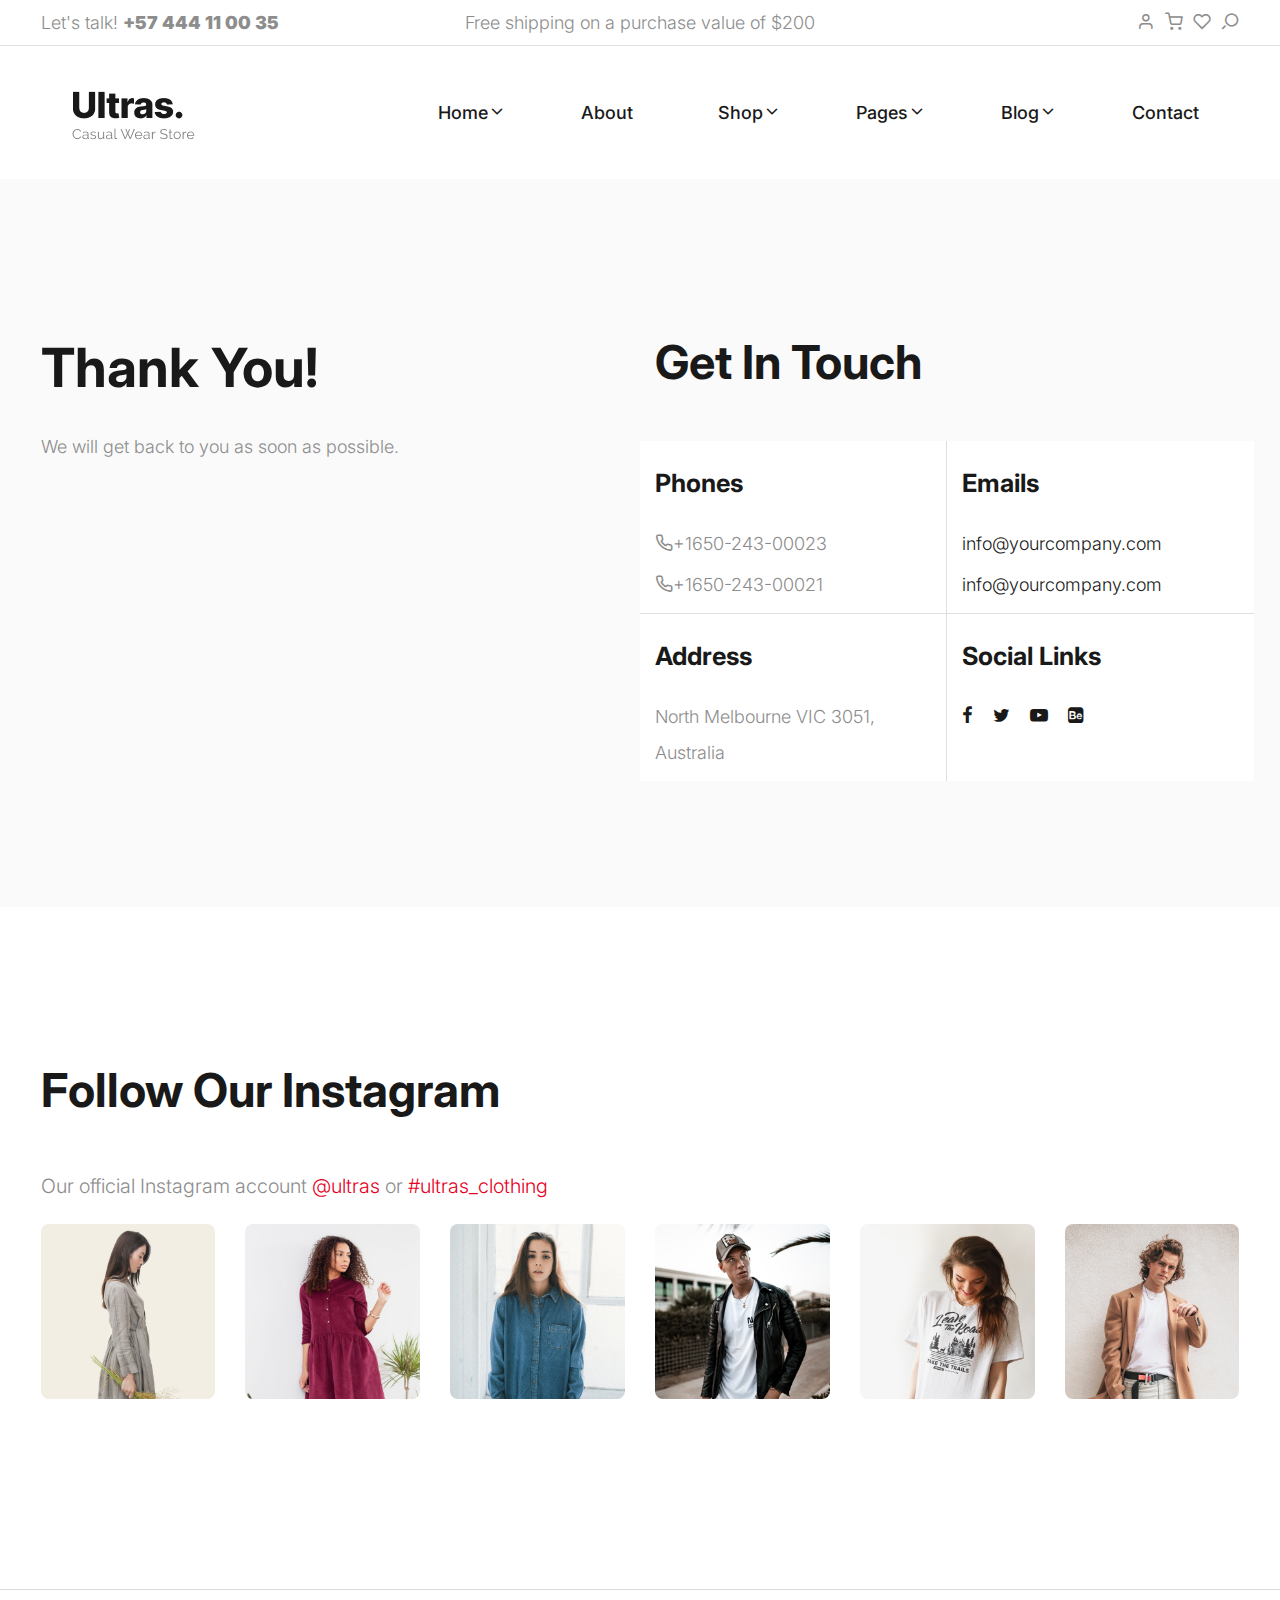
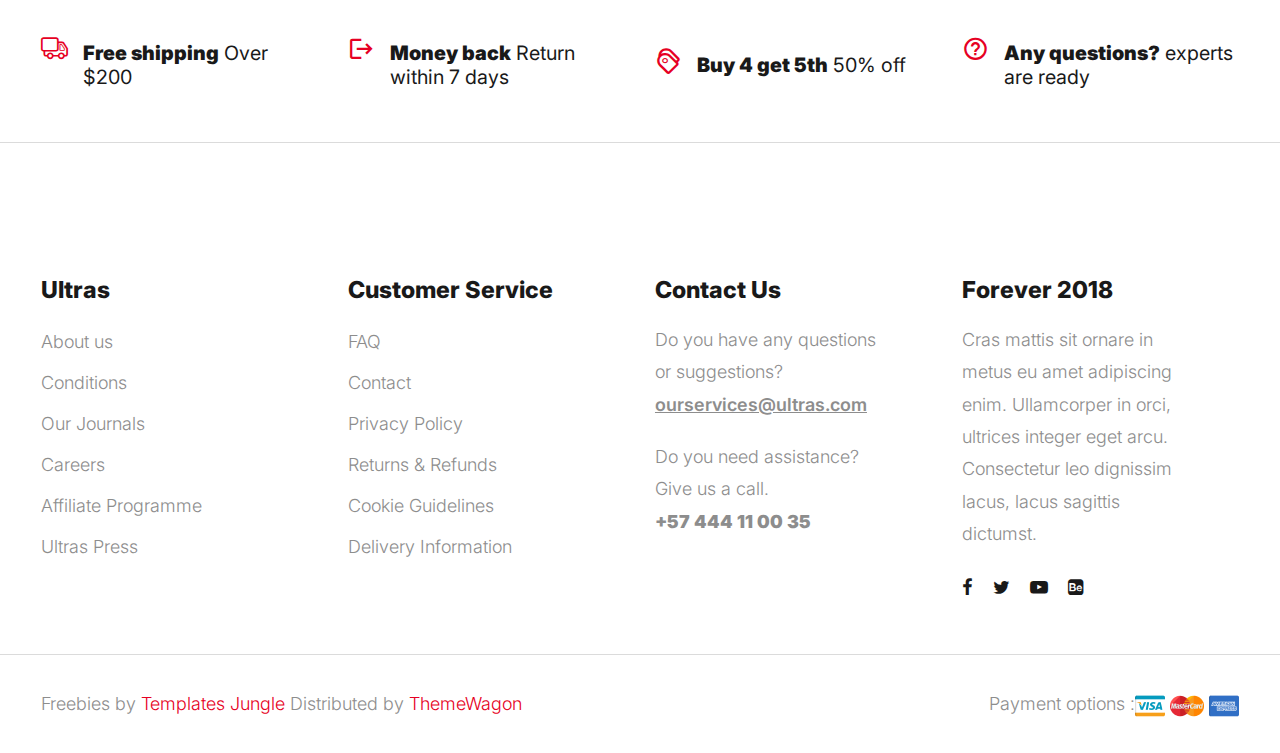
<file: thank-you.html>
<!DOCTYPE html>
<html lang="en">
  <head>
    <title>Ultras - Clothing Store eCommerce Store HTML Website Template</title>
    <meta charset="utf-8">
    <meta http-equiv="X-UA-Compatible" content="IE=edge">
    <meta name="viewport" content="width=device-width, initial-scale=1.0">
    <meta name="format-detection" content="telephone=no">
    <meta name="apple-mobile-web-app-capable" content="yes">
    <meta name="author" content="">
    <meta name="keywords" content="">
    <meta name="description" content="">
    <link rel="stylesheet" type="text/css" href="css/normalize.css">
    <link rel="stylesheet" type="text/css" href="icomoon/icomoon.css">
    <link rel="stylesheet" type="text/css" media="all" href="https://maxcdn.bootstrapcdn.com/font-awesome/4.7.0/css/font-awesome.min.css">
    <link rel="stylesheet" type="text/css" href="css/vendor.css">
    <link rel="stylesheet" type="text/css" href="style.css">
    <link rel="preconnect" href="https://fonts.googleapis.com">
    <link rel="preconnect" href="https://fonts.gstatic.com" crossorigin>
    <link href="https://fonts.googleapis.com/css2?family=Inter:wght@100;200;300;400;500;600;700;800;900&display=swap" rel="stylesheet">
    <!-- script
    ================================================== -->
    <script src="js/modernizr.js"></script>
  </head>
  <body>

    <div class="preloader-wrapper">
      <div class="preloader">
      </div>
    </div>

    <div class="search-popup">
      <div class="search-popup-container">

        <form role="search" method="get" class="search-form" action="">
          <input type="search" id="search-form" class="search-field" placeholder="Type and press enter" value="" name="s" />
          <button type="submit" class="search-submit"><a href="#"><i class="icon icon-search"></i></a></button>
        </form>

        <h5 class="cat-list-title">Browse Categories</h5>
        
        <ul class="cat-list">
          <li class="cat-list-item">
            <a href="shop.html" title="Men Jackets">Men Jackets</a>
          </li>
          <li class="cat-list-item">
            <a href="shop.html" title="Fashion">Fashion</a>
          </li>
          <li class="cat-list-item">
            <a href="shop.html" title="Casual Wears">Casual Wears</a>
          </li>
          <li class="cat-list-item">
            <a href="shop.html" title="Women">Women</a>
          </li>
          <li class="cat-list-item">
            <a href="shop.html" title="Trending">Trending</a>
          </li>
          <li class="cat-list-item">
            <a href="shop.html" title="Hoodie">Hoodie</a>
          </li>
          <li class="cat-list-item">
            <a href="shop.html" title="Kids">Kids</a>
          </li>
        </ul>
      </div>
    </div>
    <header id="header">
      <div id="header-wrap">
        <nav class="secondary-nav border-bottom">
          <div class="container">
            <div class="row d-flex align-items-center">
              <div class="col-md-4 header-contact">
                <p>Let's talk! <strong>+57 444 11 00 35</strong>
                </p>
              </div>
              <div class="col-md-4 shipping-purchase text-center">
                <p>Free shipping on a purchase value of $200</p>
              </div>
              <div class="col-md-4 col-sm-12 user-items">
                <ul class="d-flex justify-content-end list-unstyled">
                  <li>
                    <a href="login.html">
                      <i class="icon icon-user"></i>
                    </a>
                  </li>
                  <li>
                    <a href="cart.html">
                      <i class="icon icon-shopping-cart"></i>
                    </a>
                  </li>
                  <li>
                    <a href="wishlist.html">
                      <i class="icon icon-heart"></i>
                    </a>
                  </li>
                  <li class="user-items search-item pe-3">
                    <a href="#" class="search-button">
                      <i class="icon icon-search"></i>
                    </a>
                  </li>
                </ul>
              </div>
            </div>
          </div>
        </nav>
        <nav class="primary-nav padding-small">
          <div class="container">
            <div class="row d-flex align-items-center">
              <div class="col-lg-2 col-md-2">
                <div class="main-logo">
                  <a href="index.html">
                    <img src="images/main-logo.png" alt="logo">
                  </a>
                </div>
              </div>
              <div class="col-lg-10 col-md-10">
                <div class="navbar">

                  <div id="main-nav" class="stellarnav d-flex justify-content-end right">
                    <ul class="menu-list">

                      <li class="menu-item has-sub">
                        <a href="index.html" class="item-anchor d-flex align-item-center" data-effect="Home">Home<i class="icon icon-chevron-down"></i></a>
                        <ul class="submenu">
                          <li><a href="index.html" class="item-anchor">Home</a></li>
                          <li><a href="home2.html" class="item-anchor">Home v2<span class="text-primary"> (PRO)</span></a></li>
                        </ul>
                      </li>

                      <li><a href="about.html" class="item-anchor" data-effect="About">About</a></li>

                      <li class="menu-item has-sub">
                        <a href="shop.html" class="item-anchor d-flex align-item-center" data-effect="Shop">Shop<i class="icon icon-chevron-down"></i></a>
                        <ul class="submenu">
                          <li><a href="shop.html" class="item-anchor">Shop</a></li>
                          <li><a href="shop-slider.html" class="item-anchor">Shop slider<span class="text-primary"> (PRO)</span></a></li>
                          <li><a href="shop-grid.html" class="item-anchor">Shop grid<span class="text-primary"> (PRO)</span></a></li>
                          <li><a href="shop-list.html" class="item-anchor">Shop list<span class="text-primary"> (PRO)</span></a></li>
                          <li><a href="single-product.html" class="item-anchor">Single product<span class="text-primary"> (PRO)</span></a></li>
                          <li><a href="cart.html" class="item-anchor">Cart<span class="text-primary"> (PRO)</span></a></li>
                          <li><a href="wishlist.html" class="item-anchor">Wishlist<span class="text-primary"> (PRO)</span></a></li>
                          <li><a href="checkout.html" class="item-anchor">Checkout<span class="text-primary"> (PRO)</span></a></li>
                        </ul>
                      </li>

                      <li class="menu-item has-sub">
                        <a href="#" class="item-anchor d-flex align-item-center" data-effect="Pages">Pages<i class="icon icon-chevron-down"></i></a>
                        <ul class="submenu">
                          <li><a href="coming-soon.html" class="item-anchor">Coming soon<span class="text-primary"> (PRO)</span></a></li>
                          <li><a href="login.html" class="item-anchor">Login<span class="text-primary"> (PRO)</span></a></li>
                          <li><a href="faqs.html" class="item-anchor">FAQs<span class="text-primary"> (PRO)</span></a></li>
                          <li><a href="styles.html" class="item-anchor">Styles</a></li>
                          <li><a href="thank-you.html" class="item-anchor active">Thankyou</a></li>
                          <li><a href="error.html" class="item-anchor">Error page<span class="text-primary"> (PRO)</span></a></li>
                        </ul>
                      </li>

                      <li class="menu-item has-sub">
                        <a href="blog.html" class="item-anchor d-flex align-item-center" data-effect="Blog">Blog<i class="icon icon-chevron-down"></i></a>
                        <ul class="submenu">
                          <li><a href="blog.html" class="item-anchor">Blog</a></li>
                          <li><a href="blog-sidebar.html" class="item-anchor">Blog with sidebar<span class="text-primary"> (PRO)</span></a></li>
                          <li><a href="blog-masonry.html" class="item-anchor">Blog masonry<span class="text-primary"> (PRO)</span></a></li>
                          <li><a href="single-post.html" class="item-anchor">Single post</a></li>
                        </ul>
                      </li>

                      <li><a href="contact.html" class="item-anchor" data-effect="Contact">Contact</a></li>

                    </ul>
                  </div>

                </div>
              </div>
            </div>
          </div>
        </nav>
      </div>
    </header>

    <section id="thank-you" class="padding-large bg-light-grey">
      <div class="container">
        <div class="row">
          <div class="page-header col-md-6">
            <div class="section-header">
              <h1 class="page-title">Thank You!</h1>
              <p>We will get back to you as soon as possible.</p>
            </div>
          </div>
          <div class="contact-information">
            <div class="col-md-6">
              <div class="section-header">
                <h2 class="section-title">Get in touch</h2>
              </div>
              <div class="row">
                <div class="d-flex flex-wrap bg-light">
                  <div class="col-md-6 border-right border-bottom">
                    <div class="detail">
                      <h3>Phones</h3>
                      <ul class="list-unstyled">
                        <li>
                          <i class="icon icon-phone"></i>+1650-243-00023
                        </li>
                        <li>
                          <i class="icon icon-phone"></i>+1650-243-00021
                        </li>
                      </ul>
                    </div>
                  </div>
                  <div class="col-md-6 border-bottom">
                    <div class="detail">
                      <h3>Emails</h3>
                      <ul class="list-unstyled">
                        <li>
                          <i class="icon icon-envelope"></i>
                          <a href="mailto:info@yourcompany.com">info@yourcompany.com</a>
                        </li>
                        <li>
                          <i class="icon icon-envelope"></i>
                          <a href="mailto:info@yourcompany.com">info@yourcompany.com</a>
                        </li>
                      </ul>
                    </div>
                  </div>
                  <div class="col-md-6 border-right">
                    <div class="address detail">
                      <h3>Address</h3>
                      <ul class="list-unstyled">
                        <li>
                          <i class="icon icon-location"></i>
                          <span>North Melbourne VIC 3051, Australia</span>
                        </li>
                      </ul>
                    </div>
                  </div>
                  <div class="col-md-6">
                    <div class="detail">
                      <h3>Social Links</h3>
                      <ul class="social-links list-unstyled d-flex">
                        <li><a href="#" class="icon icon-facebook"></a></li>
                        <li><a href="#" class="icon icon-twitter"></a></li>
                        <li><a href="#" class="icon icon-youtube-play"></a></li>
                        <li><a href="#" class="icon icon-behance-square"></a></li>
                      </ul>
                    </div>
                  </div>
                </div>
              </div>
            </div>
          </div>
        </div>
      </div>
      </div>
    </section>
    
    <section id="instagram" class="padding-large">
      <div class="container">
        <div class="section-header">
          <h2 class="section-title">Follow our instagram</h2>
        </div>
        <p>Our official Instagram account <a href="#">@ultras</a> or <a href="#">#ultras_clothing</a>
        </p>
        <div class="row d-flex flex-wrap justify-content-between">
          <div class="col-lg-2 col-md-4 col-sm-6">
            <figure class="zoom-effect">
              <img src="images/insta-image1.jpg" alt="instagram" class="insta-image">
              <i class="icon icon-instagram"></i>
            </figure>
          </div>
          <div class="col-lg-2 col-md-4 col-sm-6">
            <figure class="zoom-effect">
              <img src="images/insta-image2.jpg" alt="instagram" class="insta-image">
              <i class="icon icon-instagram"></i>
            </figure>
          </div>
          <div class="col-lg-2 col-md-4 col-sm-6">
            <figure class="zoom-effect">
              <img src="images/insta-image3.jpg" alt="instagram" class="insta-image">
              <i class="icon icon-instagram"></i>
            </figure>
          </div>
          <div class="col-lg-2 col-md-4 col-sm-6">
            <figure class="zoom-effect">
              <img src="images/insta-image4.jpg" alt="instagram" class="insta-image">
              <i class="icon icon-instagram"></i>
            </figure>
          </div>
          <div class="col-lg-2 col-md-4 col-sm-6">
            <figure class="zoom-effect">
              <img src="images/insta-image5.jpg" alt="instagram" class="insta-image">
              <i class="icon icon-instagram"></i>
            </figure>
          </div>
          <div class="col-lg-2 col-md-4 col-sm-6">
            <figure class="zoom-effect">
              <img src="images/insta-image6.jpg" alt="instagram" class="insta-image">
              <i class="icon icon-instagram"></i>
            </figure>
          </div>
        </div>          
      </div>
    </section>

    <section id="shipping-information">
      <hr>
      <div class="container">
        <div class="row d-flex flex-wrap align-items-center justify-content-between">
          <div class="col-md-3 col-sm-6">
            <div class="icon-box">
              <i class="icon icon-truck"></i>
              <h4 class="block-title">
                <strong>Free shipping</strong> Over $200
              </h4>
            </div>
          </div>
          <div class="col-md-3 col-sm-6">
            <div class="icon-box">
              <i class="icon icon-return"></i>
              <h4 class="block-title">
                <strong>Money back</strong> Return within 7 days
              </h4>
            </div>
          </div>
          <div class="col-md-3 col-sm-6">
            <div class="icon-box">
              <i class="icon icon-tags1"></i>
              <h4 class="block-title">
                <strong>Buy 4 get 5th</strong> 50% off
              </h4>
            </div>
          </div>
          <div class="col-md-3 col-sm-6">
            <div class="icon-box">
              <i class="icon icon-help_outline"></i>
              <h4 class="block-title">
                <strong>Any questions?</strong> experts are ready
              </h4>
            </div>
          </div>
        </div>
      </div>
      <hr>
    </section>

    <footer id="footer">
      <div class="container">
        <div class="footer-menu-list">
          <div class="row d-flex flex-wrap justify-content-between">
            <div class="col-lg-3 col-md-6 col-sm-6">
              <div class="footer-menu">
                <h5 class="widget-title">Ultras</h5>
                <ul class="menu-list list-unstyled">
                  <li class="menu-item">
                    <a href="about.html">About us</a>
                  </li>
                  <li class="menu-item">
                    <a href="#">Conditions </a>
                  </li>
                  <li class="menu-item">
                    <a href="blog.html">Our Journals</a>
                  </li>
                  <li class="menu-item">
                    <a href="#">Careers</a>
                  </li>
                  <li class="menu-item">
                    <a href="#">Affiliate Programme</a>
                  </li>
                  <li class="menu-item">
                    <a href="#">Ultras Press</a>
                  </li>
                </ul>
              </div>
            </div>
            <div class="col-lg-3 col-md-6 col-sm-6">
              <div class="footer-menu">
                <h5 class="widget-title">Customer Service</h5>
                <ul class="menu-list list-unstyled">
                  <li class="menu-item">
                    <a href="faqs.html">FAQ</a>
                  </li>
                  <li class="menu-item">
                    <a href="contact.html">Contact</a>
                  </li>
                  <li class="menu-item">
                    <a href="#">Privacy Policy</a>
                  </li>
                  <li class="menu-item">
                    <a href="#">Returns & Refunds</a>
                  </li>
                  <li class="menu-item">
                    <a href="#">Cookie Guidelines</a>
                  </li>
                  <li class="menu-item">
                    <a href="#">Delivery Information</a>
                  </li>
                </ul>
              </div>
            </div>
            <div class="col-lg-3 col-md-6 col-sm-6">
              <div class="footer-menu">
                <h5 class="widget-title">Contact Us</h5>
                <p>Do you have any questions or suggestions? <a href="#" class="email">ourservices@ultras.com</a>
                </p>
                <p>Do you need assistance? Give us a call. <br>
                  <strong>+57 444 11 00 35</strong>
                </p>
              </div>
            </div>
            <div class="col-lg-3 col-md-6 col-sm-6">
              <div class="footer-menu">
                <h5 class="widget-title">Forever 2018</h5>
                <p>Cras mattis sit ornare in metus eu amet adipiscing enim. Ullamcorper in orci, ultrices integer eget arcu. Consectetur leo dignissim lacus, lacus sagittis dictumst.</p>
                <div class="social-links">
                  <ul class="d-flex list-unstyled">
                    <li>
                      <a href="#">
                        <i class="icon icon-facebook"></i>
                      </a>
                    </li>
                    <li>
                      <a href="#">
                        <i class="icon icon-twitter"></i>
                      </a>
                    </li>
                    <li>
                      <a href="#">
                        <i class="icon icon-youtube-play"></i>
                      </a>
                    </li>
                    <li>
                      <a href="#">
                        <i class="icon icon-behance-square"></i>
                      </a>
                    </li>
                  </ul>
                </div>
              </div>
            </div>
          </div>
        </div>
      </div>
      <hr>
    </footer>

    <div id="footer-bottom">
      <div class="container">
        <div class="d-flex align-items-center flex-wrap justify-content-between">
          <div class="copyright">
            <p>Freebies by <a href="https://templatesjungle.com/">Templates Jungle</a> Distributed by <a href="https://themewagon.com">ThemeWagon</a>
            </p>
          </div>
          <div class="payment-method">
            <p>Payment options :</p>
            <div class="card-wrap">
              <img src="images/visa-icon.jpg" alt="visa">
              <img src="images/mastercard.png" alt="mastercard">
              <img src="images/american-express.jpg" alt="american-express">
            </div>
          </div>
        </div>
      </div>
    </div>

    <script src="js/jquery-1.11.0.min.js"></script>
    <script src="js/plugins.js"></script>
    <script src="js/script.js"></script>
  </body>
</html>
</file>
<file: icomoon/icomoon.css>
@font-face {
  font-family: 'icomoon';
  src:  url('fonts/icomoon.eot?y7j3bk');
  src:  url('fonts/icomoon.eot?y7j3bk#iefix') format('embedded-opentype'),
    url('fonts/icomoon.ttf?y7j3bk') format('truetype'),
    url('fonts/icomoon.woff?y7j3bk') format('woff'),
    url('fonts/icomoon.svg?y7j3bk#icomoon') format('svg');
  font-weight: normal;
  font-style: normal;
  font-display: block;
}

[class^="icon-"], [class*=" icon-"] {
  /* use !important to prevent issues with browser extensions that change fonts */
  font-family: 'icomoon' !important;
  speak: never;
  font-style: normal;
  font-weight: normal;
  font-variant: normal;
  text-transform: none;
  line-height: 1;

  /* Better Font Rendering =========== */
  -webkit-font-smoothing: antialiased;
  -moz-osx-font-smoothing: grayscale;
}

.icon-chevron-down:before {
  content: "\e908";
}
.icon-mail:before {
  content: "\e914";
}
.icon-map-pin:before {
  content: "\e915";
}
.icon-phone:before {
  content: "\e916";
}
.icon-play:before {
  content: "\e917";
}
.icon-shopping-cart:before {
  content: "\e913";
}
.icon-add:before {
  content: "\e90b";
}
.icon-remove:before {
  content: "\e912";
}
.icon-tags1:before {
  content: "\e90c";
}
.icon-arrow-io:before {
  content: "\e90a";
}
.icon-chevron-left:before {
  content: "\e90d";
}
.icon-chevron-right:before {
  content: "\e90e";
}
.icon-help_outline:before {
  content: "\e90f";
}
.icon-return:before {
  content: "\e906";
}
.icon-user:before {
  content: "\e907";
}
.icon-search:before {
  content: "\e905";
}
.icon-heart:before {
  content: "\e902";
}
.icon-truck:before {
  content: "\e903";
}
.icon-cancel:before {
  content: "\e904";
}
.icon-close:before {
  content: "\e909";
}
.icon-arrow-left:before {
  content: "\e900";
}
.icon-arrow-right:before {
  content: "\e901";
}
.icon-screen-full:before {
  content: "\e910";
}
.icon-right-quote:before {
  content: "\e911";
}
.icon-linkedin2:before {
  content: "\eaca";
}
.icon-instagram:before {
  content: "\ea92";
}
.icon-star-empty:before {
  content: "\e9d7";
}
.icon-star-half:before {
  content: "\e9d8";
}
.icon-star-full:before {
  content: "\e9d9";
}
.icon-tags:before {
  content: "\f02c";
}
.icon-twitter:before {
  content: "\f099";
}
.icon-facebook:before {
  content: "\f09a";
}
.icon-facebook-f:before {
  content: "\f09a";
}
.icon-bars:before {
  content: "\f0c9";
}
.icon-navicon:before {
  content: "\f0c9";
}
.icon-reorder:before {
  content: "\f0c9";
}
.icon-youtube-play:before {
  content: "\f16a";
}
.icon-behance-square:before {
  content: "\f1b5";
}
.icon-pinterest-p:before {
  content: "\f231";
}
</file>
<file: style.css>
/*
Theme Name: Ultras
Theme URI: https://templatesjungle.com/
Author: TemplatesJungle
Author URI: https://templatesjungle.com/
Description: Ultras is specially designed product packaged for eCommerce store websites.
Version: 1.1
*/

/*--------------------------------------------------------------
This is main CSS file that contains custom style rules used in this template
--------------------------------------------------------------*/

/*------------------------------------*\
    Table of contents
\*------------------------------------*/

/*------------------------------------------------

CSS STRUCTURE:

1. VARIABLES

2. GENERAL TYPOGRAPHY
  2.1 General Styles
  2.2 Floating & Alignment
  2.3 Forms
  2.4 Lists
  2.5 Code
  2.6 Tables
  2.7 Spacing
  2.8 Utilities
  2.9 Misc
    - Row Border
    - Zoom Effect
  2.10 Buttons
    - Button Sizes
    - Button Shapes
    - Button Color Scheme
    - Button Aligns
  2.11 Section
    - Hero Section
    - Section Title
    - Section Paddings
    - Section Margins
    - Section Bg Colors
    - Content Colors
    - Content Borders

3. EXTENDED TYPOGRAPHY
  3.1 Blockquote / Pullquote
  3.2 Text Highlights

4. CONTENT ELEMENTS
  4.1 Tabs
  4.2 Accordions

5. BLOG STYLES
  5.1 Blog Single Post
  5.2 About Author
  5.3 Comments List
  5.4 Comments Form3

6. SITE STRUCTURE
  6.1 Header
    - Header Menu
    - Nav Sidebar
  6.2 Billboard
  6.3 About Us Section
  6.4 Video Section
  6.5 Selling Products Section
  6.6 Quotation Section
  6.7 Latest Blogs Section
  6.8 Newsletter Section
  6.9 Instagram Section
  6.10 Footer
    - Footer Top
    - Footer Bottom

7. OTHER PAGES
  7.1 About Page
  7.2 Product Detail
    -Quantity
  7.3 Shop Page & Blog Page
    -Sidebar
    -Pagination
  7.4 Shop List Page
  7.5 Single Product
   -Single Product Information
   -Product Tabs
  7.6 Single Post Page
  7.7 Cart Page
  7.8 Wishlist Page
  7.9 Checkout Page
  7.10 Home2 Page
   -Billboard
   -Video Section
   -Categories
  7.11 Coming Soon Page
  7.12 Login Page
  7.13 Error Page
  7.14 Styles Page

    
/*--------------------------------------------------------------
/** 1. VARIABLES
--------------------------------------------------------------*/
:root {
    /* widths for rows and containers
     */
    --header-height       : 160px;
    --header-height-min   : 80px;
}
/* on mobile devices below 600px
 */
@media screen and (max-width: 600px) {
    :root {
        --header-height : 100px;
        --header-height-min   : 80px;
    }
}
/* Theme Colors */
:root {
    --accent-color       : #8d8d8d;
    --dark-color         : #191919;
    --light-color        : #fff;
    --grey-color         : #dbdbdb;
    --light-grey-color   : #fafafa;
    --primary-color      : #e60023;;
    --light-primary-color   : #eef1f3;
}

/* Fonts */
:root {
    --body-font           : "Inter", sans-serif;
    --heading-font        : "Inter", sans-serif;
}


/*----------------------------------------------*/
/* 2 GENERAL TYPOGRAPHY */
/*----------------------------------------------*/

/* 2.1 General Styles
/*----------------------------------------------*/
*, *::before, *::after {
  -webkit-box-sizing: border-box;
  -moz-box-sizing: border-box;
  box-sizing: border-box;
}
html {
  box-sizing: border-box;
}
body {
  font-family: var(--body-font);
  font-size: 18px;
  font-weight: 300;
  line-height: 2;
  color: var(--accent-color);
  margin: 0;
}
body.no-scroll {
    overflow: hidden;
}
a {
  color: var(--dark-color);
  text-decoration: none;
  transition: 0.3s color ease-out;
}
p>a {
  color: var(--primary-color);
}
a.light {
  color: var(--light-color);
}
a:hover {
  text-decoration: none;
  color: var(--primary-color);
}
ul, ol {
  margin-top: 0;
  margin-bottom: 10px;
  margin-left: 0;
}
ul ul,
ol ul,
ul ol,
ol ol {
  margin-top: 5px;
  margin-bottom: 0;
}
ul li, ol li {
  margin-bottom: 5px;
  outline: 0;
}
ul li.active a{
  color: var(--dark-color);
}
ul li:last-child,
ol li:last-child {
  margin-bottom: 0;
}
dl {
  margin-top: 0;
  margin-bottom: 2rem;
}
dt,
dd {
  line-height: 1.42857143;
}
dt {
  font-weight: bold;
}
dd {
  margin-left: 0;
}
button, input, select, textarea {
  font-family: inherit;
  font-size: inherit;
  line-height: inherit;
  outline: 0;
}
figure {
  margin: 0;
}
img {
  display: inline-block;
  border: 0;
  max-width: 100%;
  height: auto;
  vertical-align: middle;
}
::selection {
  background: var(--primary-color);
  color: var(--light-color);
  text-shadow: none;
}
::-moz-selection {
  background: var(--primary-color);
  color: var(--light-color);
  text-shadow: none;
}

::-webkit-input-placeholder {
    color: #7A7A7A; /* WebKit browsers */
}
:-ms-input-placeholder {
    color: #7A7A7A;/* Internet Explorer 10+ */
}

/* Typography */
/*----------------------------------------------*/

h1, .h1, h2, .h2, h3, .h3, h4, .h4, h5, .h5, h6, .h6 {
  font-family: var(--heading-font);
  color: var(--dark-color);
  line-height: 1.2;
}
h1.light, .h1, h2.light, .h2, h3.light, .h3, h4.light, .h4, h5.light, .h5, h6.light, .h6 {
  color: var(--light-color);
}
h1, h2, h3 {
  margin: 25px 0;
  text-transform: capitalize;
}
h5, h6 {
  letter-spacing: 1px;
}
h1, .h1 {
  font-size: 3em;
  line-height: 1.4;
}
h2, .h2 {
  font-size: 2em;
  line-height: 1.4;
}
h3, .h3 {
  font-size: 1.4em;
  line-height: 1.4;
}
h4, .h4 {
  font-size: 1.1em;
  line-height: 1.4;
}
h5, .h5 {
  font-size: .83em;
  line-height: 1.25;
}
h6, .h6 {
  font-size: .67em;
  line-height: 1.1;
}
h1 a, h2 a, h3 a, h4 a, h5 a, h6 a {
  font-weight: inherit;
  color: inherit;
  text-decoration: none;
}
p {
   font-family: var(--body-font);
   font-size: 18px;
   line-height: 1.8;
   margin: 0 0 20px 0;
}
p.dark {
    color: var(--dark-color);
}
p.light {
    color: var(--light-color);
}
p:empty {
  display: none;
}
small {
  font-size: 85%;
}
mark {
  background-color: var(--grey-color);
  padding: 0.28rem;
}
dfn, cite, em, i {
  font-style: italic;
}
::placeholder {
    color: var(--grey-color);
}

/*----------------------------------------------*/
/* 2.1 Floating & Alignment */
/*----------------------------------------------*/

.align-left {
  float: left;
  text-align: left;
}
.align-right {
  float: right;
  text-align: right;
}
.align-center {
  display: block;
  margin-left: auto;
  margin-right: auto;
  text-align: center;
}
/**::after,*/
.container::after,
.row::after,
.clearfix::after {
  display: block;
  clear: both;
  content: "";
}

/** Text Align
--------------------------------------------------------------*/
.text-left {
  text-align: left;
}
.text-right {
  text-align: right;
}
.text-center {
  text-align: center;
}
.text-justify {
  text-align: justify;
}
.text-nowrap {
  white-space: nowrap;
}
.text-lead {
  font-size: 120%;
  line-height: 1.7em;
}
.text-lead strong {
  font-size: 115%;
  font-weight: 500;
}
.text-muted {
  color: var(--primary-color);
}
.text-primary {
  color: var(--primary-color) !important;
}
.text-hide {
  font: 0/0 a;
  color: transparent;
  text-shadow: none;
  background-color: transparent;
  border: 0;
}

/*------------------------------------------------
/* 2.3 Forms
–––––––––––––––––––––––––––––––––––––––––––––––––– */
input[type="email"],
input[type="number"],
input[type="search"],
input[type="text"],
input[type="tel"],
input[type="url"],
input[type="password"],
textarea,
select {
    height: 50px;
    padding: 6px 15px;
    background-color: var(--light-background-color);
    border: 1px solid var(--grey-color);
    border-radius: 4px;
    box-shadow: none;
    box-sizing: border-box; 
  }
/* Removes awkward default styles on some inputs for iOS */
input[type="email"],
input[type="number"],
input[type="search"],
input[type="text"],
input[type="tel"],
input[type="url"],
input[type="password"],
textarea {
  -webkit-appearance: none;
     -moz-appearance: none;
          appearance: none; }
textarea {
  min-height: 130px;
  padding-top: 6px;
  padding-bottom: 6px; }
input[type="email"]:focus,
input[type="number"]:focus,
input[type="search"]:focus,
input[type="text"]:focus,
input[type="tel"]:focus,
input[type="url"]:focus,
input[type="password"]:focus,
textarea:focus,
select:focus {
  border: 1px solid var(--grey-color);
  outline: 0; }
label,
legend {
  display: block;
  margin-bottom: .5rem;
  font-weight: 600; 
}
fieldset {
  padding: 0;
  border-width: 0; 
}
input[type="checkbox"],
input[type="radio"] {
  display: inline; }
label > .label-body {
  display: inline;
  margin-left: .5rem;
  font-weight: normal; }

/*------------------------------------------------
/* 2.4 Lists
–––––––––––––––––––––––––––––––––––––––––––––––––– */
ul {
  list-style: circle inside; }
ol {
  list-style: decimal inside; }
ol, ul {
  padding-left: 0;
  margin-top: 0; }
ul ul,
ul ol,
ol ol,
ol ul {
  margin: 1.5rem 0 1.5rem 3rem;
  font-size: 90%; }
li {
  margin-bottom: 1rem; }

/*------------------------------------------------
/* 2.5 Code
–––––––––––––––––––––––––––––––––––––––––––––––––– */
code {
  padding: .2rem .5rem;
  margin: 0 .2rem;
  border-radius: 4px; 
  background-color: var(--accent-color);
  color: var(--light-color);
}
pre > code {
  display: block;
  padding: 1rem 1.5rem;
  white-space: normal; 
  }

/*------------------------------------------------
/* 2.6 Tables
–––––––––––––––––––––––––––––––––––––––––––––––––– */
th,
td {
  padding: 12px 15px;
  text-align: left;
   }
th:first-child,
td:first-child {
  padding-left: 0; 
  }
th:last-child,
td:last-child {
  padding-right: 0; 
  }

/*------------------------------------------------
/* 2.7 Spacing
–––––––––––––––––––––––––––––––––––––––––––––––––– */
button,
.button {
  margin-bottom: 1rem; }
input,
textarea,
select,
fieldset {
  margin-bottom: 1.5rem; }
pre,
blockquote,
dl,
figure,
table,
form {
  margin-bottom: 2rem; 
}

/*------------------------------------------------
/* 2.8 Utilities
–––––––––––––––––––––––––––––––––––––––––––––––––– */
.u-full-width {
  width: 100%;
  box-sizing: border-box; 
}
.u-max-full-width {
  max-width: 100%;
  box-sizing: border-box; 
}
.u-pull-right {
  float: right; 
}
.u-pull-left {
  float: left; 
}
.list-icon i {
  margin-right: 10px;
}
.list-unstyled {
  list-style: none;
}
.txt-fx .letter {
  opacity: 0;
}
.text-uppercase {
  text-transform: uppercase;
}
.text-capitalize {
  text-transform: capitalize;
}
.overflow-hidden {
    overflow: hidden;
}
.hide {
    display: none !important;
}

/* display flex utilities */
.d-flex {
  display: -ms-flexbox !important;
  display: flex !important;
}
.flex-wrap {
  -ms-flex-wrap: wrap !important;
  flex-wrap: wrap !important;
}

.justify-content-end {
  -ms-flex-pack: justify !important;
  justify-content: end !important;
}
.justify-content-center {
  -ms-flex-pack: justify !important;
  justify-content: center !important;
}
.justify-content-evenly {
  -ms-flex-pack: justify !important;
  justify-content: space-evenly !important;
}
.justify-content-between {
  -ms-flex-pack: justify !important;
  justify-content: space-between !important;
}

.align-items-center {
  -ms-flex-align: center !important;
  align-items: center !important;
}
.align-items-baseline {
  -ms-flex-align: baseline !important;
  align-items: baseline !important;
}
/* disable selction in section title */
.noselect {
  -webkit-touch-callout: none; /* iOS Safari */
    -webkit-user-select: none; /* Safari */
     -khtml-user-select: none; /* Konqueror HTML */
       -moz-user-select: none; /* Old versions of Firefox */
        -ms-user-select: none; /* Internet Explorer/Edge */
            user-select: none; /* Non-prefixed version, currently
                                  supported by Chrome, Edge, Opera and Firefox */
}

/*------------------------------------------------
/* 2.9 Misc
–––––––––––––––––––––––––––––––––––––––––––––––––– */
/* -Row Border
------------------------------------------*/
hr {
  margin-top: 2rem;
  margin-bottom: 2rem;
  border-width: 0;
  border-top: 1px solid var(--grey-color); 
}

/* -Zoom Effect
------------------------------------------*/
.zoom-effect {
    position: relative;
    overflow: hidden;
}
.zoom-effect img {
    max-width: 100%;
    -webkit-transition: 0.6s ease-out;
    -moz-transition: 0.6s ease-out;
    transition: 0.6s ease-out;
}
.zoom-effect:hover img {
    -webkit-transform: scale(1.1,1.1);
    -moz-transform: scale(1.1,1.1);
    transform: scale(1.1,1.1);
}
.zoom-effect:before {
    content: "";
    display: block;
    width: 100%;
    height: 100%;
    top: 0;
    left: 0;
    position: absolute;
    background: rgba(0,0,0,0.3);
    z-index: 2;
    opacity: 0;
    -moz-transition: 0.5s ease;
    -webkit-transition: 0.5s ease;
    transition: 0.5s ease;
}
.zoom-effect:hover:before {
    opacity: 1;
    cursor: pointer;
}


/*--------------------------------------------------------------
/** 2.10 Buttons
--------------------------------------------------------------*/
a.btn,
input[type="button"],
input[type="submit"],
input[type="reset"],
input[type="file"],
button {
  background-image: none;
  background: var(--dark-color);
  text-decoration: none !important;
  display: inline-block;
  position: relative;
  border: 2px solid transparent;
  border-radius: 0;
  padding: 0.75em 1.5em;
  margin-top: 15px;
  font-family: var(--body-font);
  font-size: 15px;
  font-weight: 500;
  line-height: normal;
  text-align: center;
  text-transform: uppercase;
  color: var(--light-color);
  z-index: 1;
  cursor: pointer;
  white-space: nowrap;
  vertical-align: middle;
  -webkit-transition: all 0.3s ease-in;
  transition: all 0.3s ease-in;
  -ms-touch-action: manipulation;
  touch-action: manipulation;
  -webkit-user-select: none;
  -moz-user-select: none;
  -ms-user-select: none;
  user-select: none;
}
.btn:hover,
.btn:focus,
input[type="button"]:focus,
input[type="button"]:hover,
input[type="submit"]:focus,
input[type="submit"]:hover,
input[type="reset"]:focus,
input[type="reset"]:hover,
input[type="file"]:focus,
input[type="file"]:hover,
button:focus,
button:hover {
  text-decoration: none;
  outline: 0;
}
.light .btn:hover {
  color: var(--light-color);
}
.btn:last-child {
  margin-right: 0;
}
.btn:active,
.btn.btn-outline-light:active,
.btn.btn-outline-dark:active,
.btn.btn-outline-accent:active,
input[type="button"]:active,
input[type="submit"]:active,
input[type="reset"]:active,
input[type="file"]:active,
button:active {
  outline: 0;
  background-image: none;
  -webkit-box-shadow: inset 0 1px 3px rgba(0, 0, 0, 0.3);
  box-shadow: inset 0 1px 3px rgba(0, 0, 0, 0.3);
}
.btn.disabled,
.btn[disabled],
fieldset[disabled] .btn {
  cursor: not-allowed;
  opacity: 0.65;
  box-shadow: none;
}
a.btn.disabled,
fieldset[disabled] a.btn {
  pointer-events: none;
}

/* - Button Sizes
------------------------------------------------------------- */
.btn.btn-small {
  padding: 0.8em 1.8em;
  font-size: 0.65em;
}
.btn.btn-medium {
  padding: 1.1em 3.0em;
  font-size: 1.0em;
}
.btn.btn-large {
  padding: 1.5em 5.5em;
  font-size: 1.3em;
}

/* - Button Shapes
------------------------------------------------------------- */
.btn.btn-rounded,
.btn.btn-rounded::after {
  border-radius: 6px;
}
.btn.btn-pill {
  border-radius: 2em;
  color: white;
  background-color: #e60023;

}
.btn.btn-pill:hover {
  color: white;
  background-color: #828282;
}
.btn.btn-pill::after {
  border-radius: 2em;
}
/* button outline */
.btn.btn-outline-dark,
.btn.btn-outline-light,
.btn.btn-outline-accent {
  background: transparent;
  text-shadow: none;
  box-shadow: none;
}
.btn.btn-outline-dark:hover::after,
.btn.btn-outline-light:hover::after {
  background-color: transparent;
}
.btn.btn-outline-dark {
  border-color: rgba(0,0,0,1);
  color: var(--dark-color);
}
.btn.btn-outline-dark:hover {
  background: var(--dark-color);
  color: var(--light-color);
}
.btn.btn-outline-accent {
  border-color: var(--accent-color);
  color: var(--accent-color);
}
.btn.btn-outline-accent:hover {
  background: var(--accent-color);
  color: var(--light-color);
}
.btn.btn-outline-light {
  border-color: rgba(255,255,255,0.5);
  color: var(--light-color);
}
.btn.btn-outline-light:hover {
  border-color: rgba(0,0,0,0.5);
  color: var(--dark-color);
}
.btn.btn-outline-primary {
  background: transparent;
  border-color: var(--primary-color);
  color: var(--dark-color);
}
.btn.btn-outline-primary:hover {
  border-color: var(--dark-color);
  color: var(--dark-color) !important;
}
.btn.btn-full {
  display: block;
  margin: .85em 0;
  width: 100%;
  text-align: center;
}

/* - Buttons Color Scheme
------------------------------------------------------------- */
.btn.btn-dark {
  background: var(--dark-color);
  color: var(--light-color);
}
.btn.btn-dark:hover {
  background: var(--primary-color);
}
.btn.btn-light {
  background: var(--light-color);
  color: var(--dark-color);
}
.btn.btn-light:hover {
  background: var(--dark-color);
  color: var(--light-color);
}
.btn.btn-grey {
  background: var(--grey-color);
  color: var(--dark-color);
}
.btn.btn-grey:hover {
  background: var(--primary-color);
  color: var(--light-color);
}
.btn.btn-accent {
  color: var(--light-color);
  background-color: var(--accent-color);
}
.btn.btn-accent:hover {
  color: var(--light-color) !important;
  background-color: var(--primary-color);
}
.btn.btn-primary {
  background: var(--primary-color);
  color: var(--light-color);
}
.btn.btn-primary:hover {
  background-color: var(--dark-color);
  color: var(--light-color);
}

/* - Buttons Aligns
------------------------------------------------------------- */
.btn-left{
  text-align: left;
  display: block;
}
.btn-center{
  text-align: center;
  display: block;
}
.btn-right{
  text-align: right;
  display: block;
}

/* - Buttons With Arrow
------------------------------------------------------------- */
.btn-wrap {
  font-weight: 500;
  text-transform: capitalize;
  width: fit-content;
}
.btn-wrap:hover i.icon.icon-arrow-io {
  transform: translate3d(5px,0,0) rotate(-180deg);
}
.btn-wrap i.icon.icon-arrow-io {
  display: inline-block;
  font-size: 1.4em;
  transform: rotate(-180deg);
  transition: transform 0.3s ease-out;
}

/*----------------------------------------------*/
/* 2.11 Images */
/*----------------------------------------------*/

/*--- Image Dimension
-----------------------------------------------*/
img.video-image,
img.post-image,
img.insta-image {
    width: 100%;
    height: auto;
    object-fit: cover;
}
img.large-image {
    width: 100%;
    height: 660px;
    object-fit: cover;
}
img.small-image {
    width: 100%;
    height: 320px;
    object-fit: cover;
}
img.single-image {
    width: 100%;
    height: 810px;
    object-fit: cover;
}
img.brand-image {
    max-width: 100%;
    height: auto;
    margin: 20px;
}

/*--- Image Shape
-----------------------------------------------*/
img.image-rounded {
   border-radius: 10px;
}
img.image-circle {
   border-radius: 50%;
}

/*----------------------------------------------*/
/* 2.12 Section */
/*-----------------------------------------------------------*/

/* site-banner */
/*----------------------------------------------*/
.site-banner{
  text-align: center;
}
.site-banner h1.page-title{
    font-size: 7.2em;
    font-weight: 800;
    line-height: 1em;
    letter-spacing: -0.02em;
    text-transform: capitalize;
    color: var(--dark-color);
}
.breadcrumbs a:hover{
  color: var(--accent-color);
}
.breadcrumbs{
  color: var(--accent-color);
}
.breadcrumbs .item{
  text-transform: capitalize;
}
@media screen and (max-width: 1099px) {
  .site-banner h1.page-title{
      font-size: 6em;
  }
}
@media screen and (max-width: 768px) {
  .site-banner h1.page-title{
      font-size: 4.6em;
  }
}
@media screen and (max-width: 600px) {
  .site-banner h1.page-title{
      font-size: 3.2em;
  }
}

/* Hero section
/*----------------------------------------------*/
.hero-section {
    position: relative;
}
.hero-section h2 {
    font-size: 1.8em;
    text-transform: none;
}

/*--- Section Title
-----------------------------------------------*/
.section-header {
    width: 100%;
    padding-bottom: 20px;
}
.section-title {
    font-size: 2.6em;
    font-weight: 700;
}

/*--- Widget Title
-----------------------------------------------*/
h5.widget-title {
    letter-spacing: 0;
    font-size: 1.3em;
    font-weight: 800;
    margin-top: 0;
    margin-bottom: 20px;
}

/*--- Product Title
-----------------------------------------------*/
h2.product-title{
    font-size: 2.6em;
    margin: 0;
}

/* - Section Padding
--------------------------------------------------------------*/
.padding-xsmall {
  padding-top: 0.5em;
  padding-bottom: 0.5em;
}
.padding-small {
  padding-top: 2em;
  padding-bottom: 2em;
}
.padding-medium {
  padding-top: 4em;
  padding-bottom: 4em;
}
.padding-large {
  padding-top: 7em;
  padding-bottom: 7em;
}
.padding-xlarge {
  padding-top: 9.5em;
  padding-bottom: 9.5em;
}
.padding-2xlarge {
  padding-top: 15em;
  padding-bottom: 15em;
}

/* no padding */
.no-padding-top {
  padding-top: 0 !important;
}
.no-padding-bottom {
  padding-bottom: 0 !important;
}
.no-gutter {
  padding: 0 !important;
}

/* no padding and margin */
.no-padding {
  padding: 0;
}
.no-margin {
  margin: 0;
}
.no-margin-bottom {
  margin-bottom: 0 !important;
}

/* - Section margin
--------------------------------------------------------------*/
.margin-small {
  margin-top: 3em;
  margin-bottom: 3em;
}
.margin-medium {
  margin-top: 4.5em;
  margin-bottom: 4.5em;
}
.margin-large {
  margin-top: 6em;
  margin-bottom: 6em;
}
.margin-xlarge {
  margin-top: 7.5em;
  margin-bottom: 7.5em;
}

@media only screen and (max-width: 768px) {
  .margin-small,
  .margin-medium,
  .margin-large,
  .margin-xlarge {
    margin-top: 1em;
    margin-bottom: 1em;
  }
}

/* - Section Bg Colors
--------------------------------------------------------------*/
.bg-light {
  background-color: var(--light-color) !important;
}
.bg-accent {
  background-color: var(--accent-color) !important;
}
.bg-grey {
  background-color: var(--grey-color) !important;
}
.bg-dark-grey {
  background-color: var(--dark-grey-color) !important;
}
.bg-light-grey {
  background-color: var(--light-grey-color) !important;
}
.bg-primary {
  background-color: var(--primary-color) !important;
}
.bg-light-primary {
  background-color: var(--light-primary-color) !important;
}

/* - Content Colors
--------------------------------------------------------------*/
.content-light h1, .content-light h2, .content-light h3, .content-light h4, .content-light h5, .content-light h6 {
  color: var(--light-color);
}
.primary-color h1, .primary-color h2, .primary-color h3, .primary-color h4, .primary-color h5, .primary-color h6 {
  color: var(--primary-color);
}
.content-light a,
.content-light {
  color: var(--light-color);
}
.content-light a:hover {
  color: var(--light-color);
}
.content-light li.menu-item .icon{
    color: var(--light-color);
}
.content-dark h1, .content-dark h2, .content-dark h3, .content-dark h4, .content-dark h5, .content-dark h6 {
  color: var(--dark-color);
}
.content-dark a,
.content-dark {
  color: var(--dark-color);
}
.content-dark a:hover {
  color: var(--dark-color);
}
.content-dark li.menu-item .icon{
    color: var(--dark-color);
}

/* - Content Border
--------------------------------------------------------------*/
table.border-bottom tr {
    border-bottom: 1px solid rgba(0,0,0,0.125);
}
.content-light table.border-bottom tr {
    border-bottom: 1px solid rgba(255,255,255,0.3);
}
.border-top {
   border-top: 1px solid rgba(0,0,0,0.125);
}
.content-light .border-top {
   border-top: 1px solid rgba(255,255,255,0.3);
}
.border-right {
   border-right: 1px solid rgba(0,0,0,0.125);
}
.content-light .border-right {
   border-bottom: 1px solid rgba(255,255,255,0.3);
}
.border-bottom {
   border-bottom: 1px solid rgba(0,0,0,0.125);
}
.content-light .border-bottom {
   border-bottom: 1px solid rgba(255,255,255,0.3);
}
.border-left {
   border-left: 1px solid rgba(0,0,0,0.125);
}
.content-light .border-left {
   border-left: 1px solid rgba(255,255,255,0.3);
}

/* - Content Border None
--------------------------------------------------------------*/
.no-border-top {
   border-top: none !important;
}
.no-border-right {
   border-right: none !important;
}
.no-border-bottom {
   border-bottom: none !important;
}
.no-border-left {
   border-left: none !important;
}

/*====================================================================*/
/* 3. EXTENDED TYPOGRAPHY */
/*====================================================================*/
/*----------------------------------------------*/
/* 3.1 Blockquote /Pullquote */
/*----------------------------------------------*/
.single-post .content p:first-child, 
.quote blockquote, blockquote, 
.single-post .content blockquote p, 
.pullquote-right, 
.pullquote-left {
    font-family: var(--heading-font);
    font-size: 1.5em;
    line-height: 1.4em;
    font-weight: 500;
    letter-spacing: 2px;
    font-style: normal;
    margin: 0 0 20px;
    padding: 20px 40px;
}
.pullquote-right, .pullquote-left {
  width: 40%;
} 
blockquote cite {
  display: block;
  font-size: 0.8em;
  margin-top: 20px;
  font-style: italic;
}
.pullquote-left {
  float: left;
  margin: 20px 20px 20px 0;
} 
.pullquote-right {
  float: right;
  margin: 20px 0 20px 20px;
}
  
/*----------------------------------------------*/
/* 3.2 Text Highlights */
/*----------------------------------------------*/
.highlight {
  background: var(--primary-color);
  color: var(--light-color);
  padding: 1px 5px;
}

/*====================================================================*/
/* 4. CONTENT ELEMENTS */
/*====================================================================*/

/*--------------------------------------------------------------
/** 4.1 General Tabs
--------------------------------------------------------------*/
.nav {
  display: flex;
  flex-wrap: wrap;
  padding-left: 0;
  margin-bottom: 0;
  list-style: none;
}
.nav-link {
  display: block;
  padding: 0.5rem 1rem;
  text-decoration: none;
  transition: color 0.15s ease-in-out, background-color 0.15s ease-in-out, border-color 0.15s ease-in-out;
}
@media (prefers-reduced-motion: reduce) {
  .nav-link {
    transition: none;
  }
}
.nav-link:hover, .nav-link:focus {
  color: var(--accent-color);
}
.nav-link.disabled {
  color: #6c757d;
  pointer-events: none;
  cursor: default;
}
.nav-tabs {
  border-bottom: 1px solid #dee2e6;
}
.nav-tabs .nav-link {
  color: #999;
  padding: 10px 30px;
  margin-bottom: -1px;
  background: none;
  border: 1px solid transparent;
  border-top-left-radius: 0.25rem;
  border-top-right-radius: 0.25rem;
}
.nav-tabs .nav-link:hover, .nav-tabs .nav-link:focus {
  border-color: #e9ecef #e9ecef #dee2e6;
  isolation: isolate;
}
.nav-tabs .nav-link.disabled {
  color: #6c757d;
  background-color: transparent;
  border-color: transparent;
}
.nav-tabs .nav-link.active,
.nav-tabs .nav-item.show .nav-link {
  color: #495057;
  border-color: #dee2e6 #dee2e6 #fff;
}
.nav-tabs .dropdown-menu {
  margin-top: -1px;
  border-top-left-radius: 0;
  border-top-right-radius: 0;
}
.nav-pills .nav-link {
  background: none;
  border: 0;
  border-radius: 0.25rem;
}
.nav-pills .nav-link.active,
.nav-pills .show > .nav-link {
  color: #fff;
  background-color: #0d6efd;
}
.nav-fill > .nav-link,
.nav-fill .nav-item {
  flex: 1 1 auto;
  text-align: center;
}
.nav-justified > .nav-link,
.nav-justified .nav-item {
  flex-basis: 0;
  flex-grow: 1;
  text-align: center;
}
.nav-fill .nav-item .nav-link,
.nav-justified .nav-item .nav-link {
  width: 100%;
}
.bootstrap-tabs .tab-content {
  padding: 20px 0;
}
.bootstrap-tabs .tab-content > .tab-pane {
  display: none;
}
.bootstrap-tabs .tab-content > .active {
  display: block;
}

/*--------------------------------------------------------------
/** 4.2 Accordions
--------------------------------------------------------------*/
.collapse:not(.show) {
  display: none;
}
.collapsing {
  height: 0;
  overflow: hidden;
  transition: height 0.35s ease;
}
@media (prefers-reduced-motion: reduce) {
  .collapsing {
    transition: none;
  }
}
.accordion-button {
  position: relative;
  display: flex;
  align-items: center;
  width: 100%;
  padding: 1rem 1.25rem;
  margin: 0;
  font-size: 1rem;
  color: var(--dark-color);
  text-align: left;
  border: 0;
  border-radius: 0;
  box-shadow: none;
  overflow-anchor: none;
  background-color: var(--light-background-color);
  transition: color 0.15s ease-in-out, background-color 0.15s ease-in-out, border-color 0.15s ease-in-out, box-shadow 0.15s ease-in-out, border-radius 0.15s ease;
}
@media (prefers-reduced-motion: reduce) {
  .accordion-button {
    transition: none;
  }
}
.accordion-button:not(.collapsed)::after {
  background-image: url(data:image/svg+xml,%3csvg xmlns='http://www.w3.org/2000/svg' viewBox='0 0 16 16' fill='%23212529'%3e%3cpath fill-rule='evenodd' d='M1.646 4.646a.5.5 0 0 1 .708 0L8 10.293l5.646-5.647a.5.5 0 0 1 .708.708l-6 6a.5.5 0 0 1-.708 0l-6-6a.5.5 0 0 1 0-.708z'/%3e%3c/svg%3e);
  transform: rotate(-180deg);
}
.accordion-button::after {
  flex-shrink: 0;
  width: 1.25rem;
  height: 1.25rem;
  margin-left: auto;
  content: "";
  background-image: url("data:image/svg+xml,%3csvg xmlns='http://www.w3.org/2000/svg' viewBox='0 0 16 16' fill='%23212529'%3e%3cpath fill-rule='evenodd' d='M1.646 4.646a.5.5 0 0 1 .708 0L8 10.293l5.646-5.647a.5.5 0 0 1 .708.708l-6 6a.5.5 0 0 1-.708 0l-6-6a.5.5 0 0 1 0-.708z'/%3e%3c/svg%3e");
  background-repeat: no-repeat;
  background-size: 1.25rem;
  transition: transform 0.2s ease-in-out;
}
@media (prefers-reduced-motion: reduce) {
  .accordion-button::after {
    transition: none;
  }
}
.accordion-button:hover {
  z-index: 2;
}
.accordion-button:focus {
  z-index: 3;
  outline: 0;
  box-shadow: none;
}
.accordion-header {
  margin: 0;
}
.accordion-item {
  background-color: var(--light-background-color);
  border-bottom: 1px solid rgba(0, 0, 0, 0.125);
}
.accordion-body {
  padding: 1rem 1.25rem;
}
.accordion-flush .accordion-collapse {
  border-width: 0;
}
.accordion-flush .accordion-item {
  border-right: 0;
  border-left: 0;
  border-radius: 0;
}
.accordion-flush .accordion-item:first-child {
  border-top: 0;
}
.accordion-flush .accordion-item:last-child {
  border-bottom: 0;
}
.accordion-flush .accordion-item .accordion-button {
  border-radius: 0;
}

/*--- Tooltip
-----------------------------------------------*/
.tooltip .tooltip-text {
    width: 120px;
    background-color: var(--primary-color);
    color: var(--light-color);
    font-size: 14px;
    text-align: center;
    position: absolute;
    top: -49px;
    left: -40px;
    z-index: 1;
    padding: 10px 0;
    visibility: hidden;
    border-radius: 20px;
}
.tooltip:hover .tooltip-text {
  visibility: visible;
}


/*====================================================================*/
/* 5. BLOG STYLES */
/*====================================================================*/

/* 5.1 Blog Single Post
------------------------------------------*/
/* breadcrumbs */
.breadcrumbs span {
  display: inline-block;
}

/* 5.2 About Author
------------------------------------------*/
.author-post {
  padding-left: 30px;
}
.author-post h4 {
  margin: 0;
  font-weight: 700;
  text-transform: none;
}

/* 5.3 Comments List
------------------------------------------*/
.comment-list .comment-item {
    display: flex;
}
.comment-item .comment-meta {
    display: flex;
    align-items: baseline;
}
.comment-meta span.meta-date {
    font-size: 13px;
    padding-right: 50px;
}
.comments-wrap .child-comments {
  padding-left: 50px;
}
.commentor-image {
  width: 80px;
  height: 80px;
}
/* 5.4 Comments Form
------------------------------------------*/
.comment-respond .comment-form {
  display: flex;
}

/*----------------------------------------------*/
/* 6. SITE STRUCTURE */
/*----------------------------------------------*/

/* 6.1 Header
--------------------------------------------------------------*/

/* Preloader */
.preloader-wrapper {
  width: 100%;
  height: 100vh;
  margin: 0 auto;
  position: absolute;
  top: 0;
  left: 0;
  z-index: 999900;
  background: #fff;
}

.preloader-wrapper .preloader {
  margin: 20% auto 0;
  transform: translateZ(0);
}

.preloader:before,
.preloader:after {
  content: '';
  position: absolute;
  top: 0;
}

.preloader:before,
.preloader:after,
.preloader {
  border-radius: 50%;
  width: 2em;
  height: 2em;
  animation: animation 1.2s infinite ease-in-out;
}

.preloader {
  animation-delay: -0.16s;
}

.preloader:before {
  left: -3.5em;
  animation-delay: -0.32s;
}

.preloader:after {
  left: 3.5em;
}

@keyframes animation {
  0%,
  80%,
  100% {
    box-shadow: 0 2em 0 -1em #333;
  }
  40% {
    box-shadow: 0 2em 0 0 #333;
  }
}

/* -- Header Top
--------------------------------------------------------------*/
.main-logo {
  margin-left: 30px;
}

.secondary-nav,
.secondary-nav p {
    line-height: 2.5em;
 }
.secondary-nav li {
    padding-right: 10px;
}
.secondary-nav li:last-child {
    padding-right: 0;
}
.secondary-nav a {
    color: var(--accent-color);
}
.secondary-nav a:hover {
    color: var(--dark-color);
}
.secondary-nav ul,
.secondary-nav li,
.secondary-nav p {
    margin-bottom: 0;
}
@media only screen and (max-width: 768px) {
    .header-contact, .shipping-purchase{
      display: none;
    }
}

/* submenu */
.stellarnav ul ul {
  background: var(--dark-color);
}
.stellarnav ul ul a {
  color: var(--light-color);
}
.stellarnav.desktop li.has-sub a{
  padding-right: 30px;
}
.menu-list a.item-anchor{
  text-transform: capitalize;
}
.menu-list a.item-anchor.active{
  color: var(--primary-color);
}
.menu-list a.item-anchor:hover{
  color: var(--primary-color);
}
.menu-item.has-sub .submenu a.item-anchor{
  padding-right: 15px;
}
.menu-list .submenu a.item-anchor:hover{
  color: var(--light-color);
  background-color: #343434;
}
.menu-list .submenu a.item-anchor.active{
  color: var(--light-color);
  background-color: #343434;
}

/* Search Bar
------------------------------------------------------------- */

/** Search Form
--------------------------------------------------------------*/
.search-form input[type="search"].search-field {
  width: 100%;
  border: 2px solid var(--grey-color);
  transition: ease-in;
  transition-duration: 0.2s;
  border-radius: 50px;
  padding: 10px 40px;
}
.search-form input[type="search"].search-field:focus {
  border: 2px solid var(--dark-color);
}
.search-form button {
  position: absolute;
  top: 6px;
  right: 9px;
  background: transparent;
  border: none;
  box-shadow: none;
}

/** Search Popup
--------------------------------------------------------------*/
.search-popup {
  background-color: #fff;
  position: fixed;
  left: 0;
  top: 0;
  width: 100%;
  height: 100%;
  opacity: 0;
  visibility: hidden;
  z-index: 9999;
  -webkit-transition: opacity 0.3s 0s, visibility 0s 0.3s;
  -moz-transition: opacity 0.3s 0s, visibility 0s 0.3s;
  transition: opacity 0.3s 0s, visibility 0s 0.3s;
}
.search-popup.is-visible {
  opacity: 1;
  visibility: visible;
  cursor: -webkit-image-set(url("data:image/svg+xml;charset=utf8,%3Csvg xmlns='http://www.w3.org/2000/svg' width='20' height='20' viewBox='0 0 20 20'%3E%3Cpath fill='%23FFF' d='M20 1l-1-1-9 9-9-9-1 1 9 9-9 9 1 1 9-9 9 9 1-1-9-9'/%3E%3C/svg%3E") 1x, url("data:image/svg+xml;charset=utf8,%3Csvg xmlns='http://www.w3.org/2000/svg' width='20' height='20' viewBox='0 0 20 20'%3E%3Cpath fill='%23000' d='M20 1l-1-1-9 9-9-9-1 1 9 9-9 9 1 1 9-9 9 9 1-1-9-9'/%3E%3C/svg%3E") 2x), pointer;
  cursor: url("data:image/svg+xml;charset=utf8,%3Csvg xmlns='http://www.w3.org/2000/svg' width='20' height='20' viewBox='0 0 20 20'%3E%3Cpath fill='%23000' d='M20 1l-1-1-9 9-9-9-1 1 9 9-9 9 1 1 9-9 9 9 1-1-9-9'/%3E%3C/svg%3E"), pointer;
  -webkit-transition: opacity 0.3s 0s, visibility 0s 0s;
  -moz-transition: opacity 0.3s 0s, visibility 0s 0s;
  transition: opacity 0.3s 0s, visibility 0s 0s;
}
.search-popup-container {
  background-color: transparent;
  position: relative;
  top: 50%;
  margin: 0 auto;
  padding: 0;
  width: 90%;
  max-width: 800px;
  text-align: center;
  box-shadow: none;
  cursor: default;
  -webkit-transform: translateY(-40px);
  transform: translateY(-40px);
  -webkit-backface-visibility: hidden;
  -webkit-transition-property: -webkit-transform;
  transition-property: transform;
  -webkit-transition-duration: 0.3s;
  transition-duration: 0.3s;
}
.is-visible .search-popup-container {
  -webkit-transform: translateY(-50%);
  transform: translateY(-50%);
}
.search-popup-form {
  position: relative;
  margin: 0 0 3em 0;
}
.search-popup-form .form-control {
  padding: 0 0 .375em 0;
  font-size: 2em;
}
.search-popup-form #search-popup-submit {
  display: none;
}
.search-popup .search-popup-close {
  display: block;
  position: absolute;
  top: 2em;
  right: 2em;
  margin: -0.5em;
  padding: 0.5em;
  line-height: 0;
}
.search-popup .search-popup-close:hover {
  -webkit-transform: rotate(90deg);
  -ms-transform: rotate(90deg);
  transform: rotate(90deg);
}
.search-popup .search-popup-close i {
  display: block;
  position: relative;
  width: 1em;
  height: 1em;
  fill: rgba(0,0,0,0.5);
}
.search-popup .search-popup-close:hover i {
  fill: rgba(0,0,0,1);
}
.search-popup .cat-list-title {
  margin-top: 40px;
  margin-bottom: 10px;
  font-size: 0.6em;
  font-weight: normal;
  text-transform: uppercase;
  letter-spacing: 0.1em;
}
.search-popup .cat-list {
  margin: 0;
  list-style-type: none;
}
.search-popup .cat-list-item {
  display: inline-block;
  margin-bottom: 0;
  letter-spacing: 0.015em;
  font-size: 2em;
}
.search-popup .cat-list-item a:hover::after {
  height: 1px;
  opacity: 1;
  -webkit-transform: translateY(2px);
  transform: translateY(2px);
}
.search-popup .cat-list-item::after {
  content: "/";
  padding: 0 5px;
  line-height: 1;
  vertical-align: text-top;
}
.search-popup .cat-list-item:last-child::after {
  display: none;
}

@media only screen and (max-width: 991px) {
  .search-popup .cat-list-item,
  .search-popup-form .form-control {
    font-size: 1.425em;
  }
}
@media only screen and (max-width: 767px) {
.search-popup .search-popup-close {
    top: 1em;
    right: 1em;
  }
}
@media only screen and (max-width: 575px) {
  .search-popup .cat-list-item,
  .search-popup-form .form-control {
    font-size: 1.125em;
  }
  .search-popup .search-popup-close {
    top: 1em;
    right: 1em;
  }
}

.search-popup input[type="search"] {
  font-size: 22px;
  height: 60px;
  padding: 26px;
}
.search-popup .search-form button {
  position: absolute;
  top: 0;
  right: 8px;
  margin: 0;
  padding: 15px;
}
.search-popup .search-form button i {
  font-size: 29px;
}

/* - Main Navigation
------------------------------------------------------------- */
#navbar ul.menu-list a {
    color: var(--dark-color);
    font-weight: 500;
    padding-left: 45px;
}
.main-menu .hamburger {
    display: none;
}
.main-menu.stellarnav>ul>li>a {
    padding: 10px 30px;
    font-weight: 500;
    font-size: 17px;
    color: #191919;
}
.stellarnav li a{  
    color: var(--dark-color);
    font-weight: 500;
}
.stellarnav li.has-sub>a:after {
    content: none;
}
.stellarnav .menu-toggle,
.stellarnav.mobile.right .close-menu{
    font-size: 0;
}
.stellarnav .icon-close {
    width: 30px;
    height: 30px;
}
.stellarnav .menu-toggle span.bars span {
    width: 30px;
    height: 3px;
    background: var(--dark-color);
    margin: 0 0 5px;
    transition: 0.3s ease-in;
}
.stellarnav .menu-toggle:hover span.bars span {
    background: var(--primary-color);
}
.stellarnav.mobile.right>ul {
    z-index: 222;
    background-color: var(--dark-color);
}
.stellarnav.mobile i {
    display: none;
}
.stellarnav.mobile ul{
    color: white;
}
.stellarnav.mobile li a{
    color: var(--light-color);
    border-bottom: 1px solid var(--accent-color);
}
.stellarnav.mobile .submenu li a{
    border-bottom: 1px solid #5e5e5e;
}
.stellarnav.mobile .menu-item.has-sub .submenu{
    background-color: var(--light-color);
}
.stellarnav.mobile .submenu a{
    background-color: #343434;
}
.stellarnav.mobile .submenu a.active{
    color: var(--primary-color);
}
.stellarnav .icon-close:after, .stellarnav .icon-close:before{
    width: 30px;
}
.stellarnav a.dd-toggle .icon-plus:after, .stellarnav a.dd-toggle .icon-plus:before {
    border-bottom: solid 3px var(--light-color);
}

/*----- Billboard
--------------------------------------------------------------*/
#billboard {
    position: relative;
}
#billboard .button-prev,
#billboard .button-next{
    font-size: 24px;
    position: absolute;
    top: 0;
    bottom: 0;
    padding: 12px;
    height: fit-content;
    z-index: 2;
    margin: auto;
    padding: 10px;
    background: rgba(255,255,255,0.4);
    color: #191919;
}
#billboard .button-prev{
    left: 0;
}
#billboard .button-next{
    right: 0;
}
#billboard .button-prev:hover,
#billboard .button-next:hover {
    color: var(--light-color);
    background-color: var(--primary-color);
}
#billboard .image-holder img.banner-image {
    width: 100%;
    height: 100vh;
    object-fit: cover;
}
.main-swiper .banner-content {
    position: absolute;
    top: 145px;
    z-index: 5;
    width: 100%;
}
.banner-content h2.banner-title {
    font-size: 5.1em;
    font-weight: 800;
    line-height: 1em;
    letter-spacing: -0.02em;
    text-transform: capitalize;
    color: var(--dark-color);
}
.banner-content p {
    margin: 35px 0 35px;
}
.main-swiper .swiper-slide {
    height: 90vh;
    min-height: 700px;
}
@media screen and (max-width: 768px) {
    .swiper .swiper-main {
      overflow: hidden;
    }
}
.main-swiper .container {
    max-width: 1400px;
}
@media screen and (max-width: 1400px) {
  .banner-content h2.banner-title {
      font-size: 5.2em;
  }
}
@media screen and (max-width: 1099px) {
  .banner-content h2.banner-title {
      font-size: 4.9em;
  }
}

@media screen and (max-width: 768px) {
  .banner-content h2.banner-title {
      font-size: 4.5em;
  }
}

@media screen and (max-width: 600px) {
  .banner-content h2.banner-title {
      font-size: 3.1em;
  }
}

/*----- Featured Products Section
--------------------------------------------------------------*/
.product-store .product-item {
    position: relative;
    margin-bottom: 30px;
}

.product-item img.product-image {
    background: var(--light-color);
    border: 0px solid var(--grey-color);
    border-radius: 6px;
    padding: 0px;
    cursor: pointer;
    margin-bottom: 20px;
    width: 100%;
    max-height: 410px;
    object-fit: cover;
}
.product-item .cart-concern {
    background: var(--light-color);
    width: 80%;
    border-radius: 6px;
    text-align: center;
    margin: auto;
    position: absolute;
    left: 0;
    right: 0;
    bottom: 120px;
    z-index: 9;
    transition: 0.5s ease-out;
    padding: 20px 30px;
    opacity: 0;
}
.product-item:hover .cart-concern {
    bottom: 150px;
    opacity: 1;
}
i.icon.icon-arrow-io {
    font-size: 12px;
}
.cart-concern .cart-button button {
    background: none;
    color: var(--dark-color);
    height: auto;
    padding: 0;
    margin: 0;
}
.cart-concern .cart-button button i.icon {
    color: var(--dark-color);
}
.product-item .wishlist-btn i.icon.icon-heart {
    font-size: 20px;
    padding-left: 25px;
}
.product-item h3.product-title {
    font-size: 1.4em;
    margin: 0;
}
.product-item .item-price {
    font-size: 1.2em;
}
.swiper.product-swiper {
    position: relative;
    margin-bottom: 30px;
}
.swiper-pagination {
    width: 100%;
    position: inherit;
}
.swiper-horizontal>.swiper-pagination-bullets .swiper-pagination-bullet, .swiper-pagination-horizontal.swiper-pagination-bullets .swiper-pagination-bullet {
    margin: 0 10px;
}
.swiper-pagination .swiper-pagination-bullet {
    width: 8px;
    height: 8px;
    background: #E0EAF0;
    opacity: 1;
}
.swiper-pagination .swiper-pagination-bullet.swiper-pagination-bullet-active {
    background: #e60023;
    position: relative;
}
.swiper-pagination .swiper-pagination-bullet.swiper-pagination-bullet-active:before {
    content: '';
    position: absolute;
    width: 20px;
    height: 20px;
    border: 1px solid #CEDDE7;
    border-radius: 50%;
    top: -6px;
    left: -6px;
}

/*----- Latest Collection Section
--------------------------------------------------------------*/
.product-collection .collection-item {
    position: relative;
    margin-bottom: 20px;
    width: 100%;
}
.product-collection .product-entry {
    position: absolute;
    bottom: 30px;
}
.product-collection .left-content .product-entry {
    right: 0;
    bottom: 90px;
}
.product-collection .categories {
    text-transform: uppercase;
}
.product-collection .product-entry h3.item-title {    
    font-size: 4.4em;
    line-height: 1;
    font-weight: 900;
}
.product-collection .product-entry p {
    width: 80%;
}
.product-collection .right-content h3.item-title {
    font-size: 3.2em;
    width: 80%;
    margin: 0;
}
.product-collection .right-content .product-entry {
    left: 60px;
}

@media screen and (max-width: 1200px) {
  #latest-collection .right-content {
      width: 100%;
      display: flex;
      justify-content: space-between;
  }
}
@media screen and (max-width: 991px) {
  #latest-collection .right-content {
      flex-wrap: wrap;
  }
  .product-collection .left-content .product-entry,
  .product-collection .right-content .product-entry {
      left: 0;
      right: 0;
      margin: auto;
      width: 75%;
  }
  .product-collection .left-content h3.item-title {
      font-size: 2.2em;
  }
}
@media screen and (max-width: 767px) {
  .product-collection .left-content .product-entry {
      width: 100%;
  }
}

/*----- Subscribe Section
--------------------------------------------------------------*/
#subscribe .block-text {
    width: 50%;
}
#subscribe p {
    font-size: 1em;
}
#subscribe .subscribe-content {
    width: 45%;
    margin-top: 35px;
}
#subscribe .subscribe-content input[type="text"] {
    width: 100%;
    height: 65px;
    background: var(--light-grey-color);
    border: 1px solid var(--grey-color);
    border-radius: 4px 0 0 4px;
    padding-left: 25px;
    margin-bottom: 0;
}
#subscribe .subscribe-content button {
    font-weight: 700;
    margin: 0;    
}
#subscribe .subscribe-content button:hover {
    background: var(--primary-color);
}

@media screen and (max-width: 1599px) {
  #subscribe .block-text {
      width: 80%;
  }
  #subscribe .subscribe-content {
      width: 60%;
  }
}

@media screen and (max-width: 991px) {
  #subscribe .block-text {
      width: 100%;
  }
  #subscribe .subscribe-content {
      width: 100%;
  }  
  #subscribe .subscribe-content button {
      width: 100%;
      margin-top: 20px;
      padding: 24px 0;
  }
  #subscribe .subscribe-content #form {
      flex-wrap: wrap;
  }
}

/*----- Best selling products Section
--------------------------------------------------------------*/
.tab-content {
    position: relative;
}
[data-tab-content] {
    opacity: 0;
    visibility: hidden;
    display: grid;
    transition: cubic-bezier(0.22, 0.78, 0.71, 1.01);
    transition-duration: 0.8s;
}
.active[data-tab-content] {
    opacity: 1;
    visibility: visible;
    height: auto;
}
.tabs {
    display: flex;
    flex-wrap: wrap;
    margin-bottom: 40px;
}
.tabs .tab {
    font-weight: 500;
    color: var(--dark-grey-color);
    margin-right: 50px;
    cursor: pointer;
    transition: 0.2s all;
}
.tabs .tab.active,
.tabs .tab:hover {
    color: var(--primary-color);
}

@media screen and (max-width: 991px) {
  #selling-products .tabs {
      flex-wrap: unset;
      overflow-x: scroll;
  }
}

/*----- Testimonials Section
--------------------------------------------------------------*/
#testimonials .container {
    max-width: 1400px;
}
#testimonials .reviews-content {
    position: relative;
}
.review-icon i.icon.icon-right-quote {
    font-size: 9em;
    color: var(--grey-color);
}
#testimonials .testimonial-detail {
    padding-left: 20px;
}
#testimonials .testimonial-detail p {
    font-size: 1.3em;
    color: var(--dark-color);
}
.testimonial-detail .author-detail .name {
    font-weight: 700;
    color: var(--primary-color);
}
#testimonials .swiper-arrows {
    position: absolute;
    left: 0;
}
.swiper-arrows button {
    font-size: 1em;
    font-weight: 600;
    color: var(--dark-grey-color);
    border: none;
    background: transparent;
    cursor: pointer;
    padding: 10px;
    left: 23px;
}
.swiper-arrows i.icon:hover {
    color: var(--primary-color);
}

/*----- Sales Offer Section
--------------------------------------------------------------*/
.product-item .item-price del {
    color: var(--grey-color);
    font-size: 0.6em;
    padding-right: 10px;
}
#flash-sales {
    position: relative;
}
#flash-sales .product-item .discount {
    font-weight: 500;
    color: var(--light-color);
    width: 100px;
    text-align: center;
    background: var(--primary-color);
    position: absolute;
    top: 20px;
    left: 20px;
}

/*----- Shoppify section banner Section
--------------------------------------------------------------*/
.shoppify-section-banner img{
  object-position: top;
}
@media screen and (max-width: 1199px) {
  .shoppify-section-banner img {
      opacity: 0.3;
  }
}

/*----- Quotation Section
--------------------------------------------------------------*/
#quotation blockquote {
    width: 50%;
    margin: 0 auto;
    padding: 0;
}
#quotation q {
    display: block;
    padding: 50px 0;
}
#quotation .author-name {
    font-size: 0.7em;
    font-weight: 600;

}

/*----- Latest Blog Section
--------------------------------------------------------------*/
#latest-blog article.post-item,
#latest-blog .image-holder {
    margin-bottom: 30px;
}
#latest-blog .image-holder {
    border-radius: 4px;
}
#latest-blog .meta-date {
    padding-bottom: 20px;
    margin-right: 30px;
    color: var(--dark-grey-color);
}
#latest-blog .meta-date .meta-day {
    font-size: 4em;
    line-height: 1;
    font-weight: 200;
}
#latest-blog .meta-date .meta-month {
    line-height: 1.4;
    font-weight: 600;
    color: var(--dark-grey-color);
}
#latest-blog h3.post-title {
    font-size: 1.5em;
    font-weight: 700;
    color: var(--dark-color);
    margin: 0;
}
a.blog-categories {
    font-weight: 600;
    font-size: 14px;
    line-height: 16px;
    letter-spacing: 0.14em;
    text-transform: uppercase;
    color: var(--accent-color);
}
a.blog-categories:hover{
    color: var(--primary-color);
}
@media screen and (max-width: 1599px) {
  #latest-blog .meta-date {
      margin-right: 15px;
  }
  #latest-blog .meta-date .meta-day {
      font-size: 2.4em;
  }
  #latest-blog h3.post-title {
      font-size: 1.3em;
  }
}

@media screen and (max-width: 991px) {
  #latest-blog .meta-date .meta-day {
      font-size: 3em;
  }
  #latest-blog h3.post-title {
      font-size: 1.5em;
  }
}

/*----- Instagram Section
--------------------------------------------------------------*/
#instagram p {
    font-size: 1.1em;
}
#instagram figure {
    border-radius: 8px;
    position: relative;
    cursor: pointer;
}
#instagram figure i.icon {
    position: absolute;
    top: 0;
    right: 0;
    bottom: 0;
    left: 0;
    z-index: 3;
    display: flex;
    justify-content: center;
    align-items: center;
    font-size: 2em;
    color: var(--light-color);
    opacity: 0;
    transition: 0.8s all;
}
#instagram figure:hover i.icon {
    opacity: 1;
}

/*----- Icon Box Section
--------------------------------------------------------------*/
#shipping-information {
    padding-bottom: 100px;
}
#shipping-information .icon-box {
    display: flex;
    align-items: baseline;
    border-right: 1px solid #EAEAEA;
    padding-right: 50px;
    margin-right: 50px;
}
#shipping-information .icon-box:last-child {
    border-right: none;
    padding-right: 0;
    margin-right: 0;
}
#shipping-information .icon-box i.icon {
    font-size: 1.5em;
    color: var(--primary-color);
    padding-right: 15px;
}
.icon-box h4.block-title {
    line-height: 1.2;
    font-weight: 400;
    margin: 20px 0;
}

/*----- Footer Section
--------------------------------------------------------------*/
#footer .footer-menu {
    margin-right: 50px;
}
.footer-menu ul.menu-list a {
    color: var(--accent-color);
}
.footer-menu ul.menu-list a:hover {
    color: var(--primary-color);
}
.footer-menu a.email {
    color: var(--accent-color);
    text-decoration: underline;
    font-weight: 600;
}
.social-links li {
    padding-right: 20px;
}

/*----- Footer Bottom Section
--------------------------------------------------------------*/
#footer-bottom{
  margin-bottom: 30px;
}
#footer-bottom p{
    margin-bottom: 0;
}
.payment-method {
    display: flex;
    align-items: center;
    flex-wrap: wrap;
}
.payment-method img {
    object-fit: contain;
    height: fit-content;
}

/*--------------------------------------------------------------
/* 7. OTHER PAGES 
--------------------------------------------------------------*/

/* 7.1 About Page
--------------------------------------------------------------*/
#about-us .about-image{
    border-radius: 8px;
}
#about-us .detail{
    padding: 0 60px;
}
@media screen and (max-width: 992px) {
  #about-us .detail{
      padding: 0;
  }
}

/* 7.2 Product Detail
--------------------------------------------------------------*/

/* ------ Quantity ------*/
.qty-number .increment-button,
.qty-number .decrement-button{
  background: var(--light-color);
  color: var(--dark-color);
  border: 1px solid var(--grey-color);
  display: flex;
  text-align: center;
  cursor: pointer;
}
.qty-number .increment-button:hover,
.qty-number .decrement-button:hover{
  background: var(--light-grey-color);
}
.qty-number input{
  width: 55px;
  text-align: center;
  margin: 0 10px;
  border-radius: 0;
  border: 1px solid var(--grey-color);
}

/* 7.3 Shop Page & Blog Page
--------------------------------------------------------------*/

/* ------ Sidebar ------*/
.shopify-grid .sidebar .widgets,
.post-grid .sidebar .widgets{
    margin-bottom: 40px;
}
.shopify-grid input[type="text"], 
.post-grid input[type="text"] {
    width: 100%;
    height: 65px;
    background-color: var(--light-grey-color);
    border: 1px solid var(--grey-color);
    border-radius: 4px 0 0 4px;
    padding-left: 25px;
    margin-bottom: 0;
}
.shopify-grid .widget-search-bar .btn,
.post-grid .widget-search-bar .btn{
    margin: 0;
}
.post-grid .card-image{
  margin-bottom: 10px;
}

/* ------ Pagination ------*/
.pagination .page-numbers,
.pagination .pagination-arrow{
  margin: 0 10px;
} 
.pagination .page-numbers {
    width: 30px;
    height: 30px;
    display: flex;
    align-items: center;
    color: var(--accent-color);
    padding: 0 10px;
    line-height: 1.4;
    transition: 0.9s all;
    border-radius: 8px;    
}
.pagination .page-numbers:hover,
.pagination .page-numbers.current {
    color: var(--light-color); 
    background-color: var(--primary-color);
}
.pagination i.icon {
    font-size: 1.5em;
}

/** 7.4 Shop List Page
--------------------------------------------------------------*/
.shopify-list .product-detail,
.shopify-list .action-buttons{
  margin-top: 20px;
}
.shopify-list .product-detail p{
  margin-top: 10px;
}

/** 7.5 Single Product
--------------------------------------------------------------*/
.single-product .large-swiper{
  padding-left: 0;
}
.product-preview .swiper-slide {
  padding-bottom: 15px;
  padding-right: 15px;
  transition: cubic-bezier(0.22, 0.78, 0.71, 1.01);
}
.single-product .large-swiper .swiper-slide{
  padding-right: 0;
}
.swiper-slide-thumb-active img{
  border: 1px solid var(--accent-color);
}

/*---- Single Product Information ----------*/
.product-info .item-title{
  margin-right: 20px;
}
.rating-container .rating {
    padding-right: 10px;
    color: var(--dark-color);
    font-size: 1em;
}
.product-info .product-price strong {
    font-size: 1.6em;
    color: var(--primary-color);
    padding-right: 10px;
}
.product-info .select-item{
  margin-right: 20px;
}

/*---- Product Tabs ----------*/
.product-tabs .nav-link {
  color: var(--accent-color);
  font-weight: 600;
}
.nav-tabs .nav-link:focus{
  box-shadow: none;
}
.nav-tabs .nav-link {
  padding: 10px 30px;
  margin-bottom: -1px;
  background: none;
  border: 1px solid transparent;
}
.product-tabs button.nav-link.active {
    color: var(--dark-color);
}
.tabs-listing .tab-content {
  padding: 40px 0;
  border-bottom: 1px solid #dee2e6;
}
.tabs-listing .tab-content > .tab-pane {
  display: none;
}
.tabs-listing .tab-content > .active {
  display: block;
}
.product-tabs .review-item{
  width: 50%;
  margin-bottom: 20px;
}
.product-tabs .review-item .image-holder{
  margin-right: 10px;
}
.product-tabs .review-header{
  color: var(--dark-color);
  font-weight: 600;
}
@media screen and (max-width: 991px) {
  .product-tabs .review-item{
    width: 100%;
    flex-wrap: wrap;
  }
  .product-tabs .review-item .image-holder{
    margin-bottom: 10px;
  }
}

/** 7.6 Single Post Page
--------------------------------------------------------------*/
.main-content .post-meta{
    font-weight: 500;
    font-size: 14px;
    letter-spacing: 0.14em;
    color: var(--accent-color);
}
.main-content .feature-image{
    margin-bottom: 20px;
}
.main-content .post-tags li{
    margin-right: 10px;
}
.main-content .element-title{
    margin-right: 10px;
}
#single-post-navigation a{
  flex-direction: column;
}
#single-post-navigation a h3{
  margin: 0;
  transition: all 0.3s ease-in;
}
#single-post-navigation a:hover h3.page-nav-title{
  color: var(--primary-color);
}

/** 7.7 Cart Page
--------------------------------------------------------------*/
@media screen and (max-width: 991px) {
  .shopify-cart .cart-header{
    display: none;
  }
}

/** 7.8 Wishlist Page
--------------------------------------------------------------*/
@media screen and (max-width: 991px) {
  .wishlist .cart-header{
    display: none;
  }
}

/** 7.9 Checkout Page
--------------------------------------------------------------*/
.checkout-wrap .form-group input.form-control,
.checkout-wrap .form-group select,
.checkout-wrap .form-group textarea{
  width: 100%;
}
.checkout-wrap .form-group .list-group-item{
  align-items: baseline;
}
.checkout-wrap .form-group .list-group-item input{
  margin-right: 4px;
}
.checkout-wrap .form-group .list-group-item p{
  font-weight: 400;
}

/** 7.10 Home2 Page
--------------------------------------------------------------*/

/** Billboard
--------------------------------------------------------------*/
#billboard .two-column-swiper {
    position: relative;
}
#billboard .two-column-swiper .banner-content h1.element-title {
    font-size: 3.7em;
    font-weight: 100;
}
#billboard .two-column-swiper .banner-item{
    display: flex;
    align-items: center;
}
#billboard .banner-content{
    text-align: left;
    margin-top: -70px;
}
#billboard .two-column-swiper .banner-content p {
    width: 80%;
    margin: 0 auto 30px;
}
#billboard .two-column-swiper .banner-content .btn-wrap{
    margin: auto;
}
#billboard .two-column-swiper .swiper-slide{
  opacity: 0;
  transition: ease-in-out;
  transition-duration: 0.9s;
}
#billboard .two-column-swiper .swiper-slide.swiper-slide-active{
  opacity: 1;
}
#billboard .two-column-swiper-slider{
  margin-top: 30px;
}
#billboard .two-column-swiper .button-prev, 
#billboard .two-column-swiper .button-next {
    position: unset;
    font-size: 24px;
    padding: 20px;
    height: fit-content;
    background: rgba(255,255,255,0.4);
    color: #191919;
    margin: 0;
    border: 2px solid var(--dark-color);
}
#billboard .two-column-swiper .button-prev:hover, 
#billboard .two-column-swiper .button-next:hover {
    color: var(--light-color);
    background-color: var(--dark-color);
    border: 2px solid var(--dark-color);
}
#billboard .two-column-swiper .button-prev{
    margin-right: 10px;
}
@media screen and (max-width: 991px) {
  #billboard .two-column-swiper .banner-item{
    display: block;
  }
}

/** Video Section
--------------------------------------------------------------*/
.site-banner {
    position: relative;
}
.video .video-player {
    position: absolute;
}
.video .video-player {
    position: absolute;
    top: 0;
    right: 0;
    bottom: 0;
    left: 0;
    display: flex;
    align-items: center;
    justify-content: center;
}
.video .video-player i.icon {
    color: #fff;
    font-size: 50px;
    position: absolute;
    top: 0;
    right: 0;
    bottom: 0;
    left: 0;
    display: flex;
    justify-content: center;
    align-items: center;
}

@media (max-width: 600px) {
  .video .video-player img.text-pattern {
      width: 60%;
      display: flex;
      margin: 0 auto;
  }
}

/** Categories
--------------------------------------------------------------*/
section.categories .category-content{
    margin-bottom: 30px;
}
section.categories .category-content a{
    font-size: 1.3em;
    font-weight: 800;
}

/** 7.11 Coming Soon Page
--------------------------------------------------------------*/
#countdown-clock{
    margin: 2% 20%;
}
.coming-soon .time{
  font-size: 60px;
  font-weight: 400;
}
.coming-soon .time span{
  color: var(--dark-color);
}
.coming-soon .time small{
  font-size: 30px;
}
.coming-soon .btn-wrap{
  margin: auto;
}
.coming-soon .subscribe-content{
  margin: auto;
}

/** 7.12 Login Page
--------------------------------------------------------------*/
.login-tabs .tab-pane{
    max-width: 600px;
    margin: auto;
}

/** 7.13 Error Page
--------------------------------------------------------------*/
.error-page {
    position: relative;
}
.error-page img {
    height: 100vh;
    width: 100%;
    object-fit: cover;
}
.error-page .page-content {
    position: absolute;
    display: flex;
    align-items: center;
    justify-content: center;
    top: 0;
    right: 0;
    bottom: 0;
    left: 0;
}
.error-page .page-content h1,
.error-page .page-content p {
    color: var(--light-color);
}
.error-page .page-content .btn-wrap {
    margin: auto;
}

/* 7.14 Styles Page
--------------------------------------------------------------*/
.jarallax.min-height300 {
    min-height: 300px;
}
</file>
<file: style2.css>
/*
Theme Name: Ultras
Theme URI: https://templatesjungle.com/
Author: TemplatesJungle
Author URI: https://templatesjungle.com/
Description: Ultras is specially designed product packaged for eCommerce store websites.
Version: 1.1
*/

/*--------------------------------------------------------------
This is main CSS file that contains custom style rules used in this template
--------------------------------------------------------------*/

/*------------------------------------*\
    Table of contents
\*------------------------------------*/

/*------------------------------------------------

CSS STRUCTURE:

1. VARIABLES

2. GENERAL TYPOGRAPHY
  2.1 General Styles
  2.2 Floating & Alignment
  2.3 Forms
  2.4 Lists
  2.5 Code
  2.6 Tables
  2.7 Spacing
  2.8 Utilities
  2.9 Misc
    - Row Border
    - Zoom Effect
  2.10 Buttons
    - Button Sizes
    - Button Shapes
    - Button Color Scheme
    - Button Aligns
  2.11 Section
    - Hero Section
    - Section Title
    - Section Paddings
    - Section Margins
    - Section Bg Colors
    - Content Colors
    - Content Borders

3. EXTENDED TYPOGRAPHY
  3.1 Blockquote / Pullquote
  3.2 Text Highlights

4. CONTENT ELEMENTS
  4.1 Tabs
  4.2 Accordions

5. BLOG STYLES
  5.1 Blog Single Post
  5.2 About Author
  5.3 Comments List
  5.4 Comments Form3

6. SITE STRUCTURE
  6.1 Header
    - Header Menu
    - Nav Sidebar
  6.2 Billboard
  6.3 About Us Section
  6.4 Video Section
  6.5 Selling Products Section
  6.6 Quotation Section
  6.7 Latest Blogs Section
  6.8 Newsletter Section
  6.9 Instagram Section
  6.10 Footer
    - Footer Top
    - Footer Bottom

7. OTHER PAGES
  7.1 About Page
  7.2 Product Detail
    -Quantity
  7.3 Shop Page & Blog Page
    -Sidebar
    -Pagination
  7.4 Shop List Page
  7.5 Single Product
   -Single Product Information
   -Product Tabs
  7.6 Single Post Page
  7.7 Cart Page
  7.8 Wishlist Page
  7.9 Checkout Page
  7.10 Home2 Page
   -Billboard
   -Video Section
   -Categories
  7.11 Coming Soon Page
  7.12 Login Page
  7.13 Error Page
  7.14 Styles Page

    
/*--------------------------------------------------------------
/** 1. VARIABLES
--------------------------------------------------------------*/
:root {
  /* widths for rows and containers
     */
  --header-height: 160px;
  --header-height-min: 80px;
}
/* on mobile devices below 600px
 */
@media screen and (max-width: 600px) {
  :root {
    --header-height: 100px;
    --header-height-min: 80px;
  }
}
/* Theme Colors */
:root {
  --accent-color: #8d8d8d;
  --dark-color: #191919;
  --light-color: #fff;
  --grey-color: #dbdbdb;
  --light-grey-color: #fafafa;
  --primary-color: #e60023;
  --light-primary-color: #eef1f3;
}

/* Fonts */
:root {
  --body-font: "Inter", sans-serif;
  --heading-font: "Inter", sans-serif;
}

/*----------------------------------------------*/
/* 2 GENERAL TYPOGRAPHY */
/*----------------------------------------------*/

/* 2.1 General Styles
/*----------------------------------------------*/
*,
*::before,
*::after {
  -webkit-box-sizing: border-box;
  -moz-box-sizing: border-box;
  box-sizing: border-box;
}
html {
  box-sizing: border-box;
}
body {
  font-family: var(--body-font);
  font-size: 18px;
  font-weight: 300;
  line-height: 2;
  color: var(--accent-color);
  margin: 0;
}
body.no-scroll {
  overflow: hidden;
}
a {
  color: var(--dark-color);
  text-decoration: none;
  transition: 0.3s color ease-out;
}
p > a {
  color: var(--primary-color);
}
a.light {
  color: var(--light-color);
}
a:hover {
  text-decoration: none;
  color: var(--primary-color);
}
ul,
ol {
  margin-top: 0;
  margin-bottom: 10px;
  margin-left: 0;
}
ul ul,
ol ul,
ul ol,
ol ol {
  margin-top: 5px;
  margin-bottom: 0;
}
ul li,
ol li {
  margin-bottom: 5px;
  outline: 0;
}
ul li.active a {
  color: var(--dark-color);
}
ul li:last-child,
ol li:last-child {
  margin-bottom: 0;
}
dl {
  margin-top: 0;
  margin-bottom: 2rem;
}
dt,
dd {
  line-height: 1.42857143;
}
dt {
  font-weight: bold;
}
dd {
  margin-left: 0;
}
button,
input,
select,
textarea {
  font-family: inherit;
  font-size: inherit;
  line-height: inherit;
  outline: 0;
}
figure {
  margin: 0;
}
img {
  display: inline-block;
  border: 0;
  max-width: 100%;
  height: auto;
  vertical-align: middle;
}
::selection {
  background: var(--primary-color);
  color: var(--light-color);
  text-shadow: none;
}
::-moz-selection {
  background: var(--primary-color);
  color: var(--light-color);
  text-shadow: none;
}

::-webkit-input-placeholder {
  color: #7a7a7a; /* WebKit browsers */
}
:-ms-input-placeholder {
  color: #7a7a7a; /* Internet Explorer 10+ */
}

/* Typography */
/*----------------------------------------------*/

h1,
.h1,
h2,
.h2,
h3,
.h3,
h4,
.h4,
h5,
.h5,
h6,
.h6 {
  font-family: var(--heading-font);
  color: var(--dark-color);
  line-height: 1.2;
}
h1.light,
.h1,
h2.light,
.h2,
h3.light,
.h3,
h4.light,
.h4,
h5.light,
.h5,
h6.light,
.h6 {
  color: var(--light-color);
}
h1,
h2,
h3 {
  margin: 25px 0;
  text-transform: capitalize;
}
h5,
h6 {
  letter-spacing: 1px;
}
h1,
.h1 {
  font-size: 3em;
  line-height: 1.4;
}
h2,
.h2 {
  font-size: 2em;
  line-height: 1.4;
}
h3,
.h3 {
  font-size: 1.4em;
  line-height: 1.4;
}
h4,
.h4 {
  font-size: 1.1em;
  line-height: 1.4;
}
h5,
.h5 {
  font-size: 0.83em;
  line-height: 1.25;
}
h6,
.h6 {
  font-size: 0.67em;
  line-height: 1.1;
}
h1 a,
h2 a,
h3 a,
h4 a,
h5 a,
h6 a {
  font-weight: inherit;
  color: inherit;
  text-decoration: none;
}
p {
  font-family: var(--body-font);
  font-size: 18px;
  line-height: 1.8;
  margin: 0 0 20px 0;
}
p.dark {
  color: var(--dark-color);
}
p.light {
  color: var(--light-color);
}
p:empty {
  display: none;
}
small {
  font-size: 85%;
}
mark {
  background-color: var(--grey-color);
  padding: 0.28rem;
}
dfn,
cite,
em,
i {
  font-style: italic;
}
::placeholder {
  color: var(--grey-color);
}

/*----------------------------------------------*/
/* 2.1 Floating & Alignment */
/*----------------------------------------------*/

.align-left {
  float: left;
  text-align: left;
}
.align-right {
  float: right;
  text-align: right;
}
.align-center {
  display: block;
  margin-left: auto;
  margin-right: auto;
  text-align: center;
}
/**::after,*/
.container::after,
.row::after,
.clearfix::after {
  display: block;
  clear: both;
  content: "";
}

/** Text Align
--------------------------------------------------------------*/
.text-left {
  text-align: left;
}
.text-right {
  text-align: right;
}
.text-center {
  text-align: center;
}
.text-justify {
  text-align: justify;
}
.text-nowrap {
  white-space: nowrap;
}
.text-lead {
  font-size: 120%;
  line-height: 1.7em;
}
.text-lead strong {
  font-size: 115%;
  font-weight: 500;
}
.text-muted {
  color: var(--primary-color);
}
.text-primary {
  color: var(--primary-color) !important;
}
.text-hide {
  font: 0/0 a;
  color: transparent;
  text-shadow: none;
  background-color: transparent;
  border: 0;
}

/*------------------------------------------------
/* 2.3 Forms
–––––––––––––––––––––––––––––––––––––––––––––––––– */
input[type="email"],
input[type="number"],
input[type="search"],
input[type="text"],
input[type="tel"],
input[type="url"],
input[type="password"],
textarea,
select {
  height: 50px;
  padding: 6px 15px;
  background-color: var(--light-background-color);
  border: 1px solid var(--grey-color);
  border-radius: 4px;
  box-shadow: none;
  box-sizing: border-box;
}
/* Removes awkward default styles on some inputs for iOS */
input[type="email"],
input[type="number"],
input[type="search"],
input[type="text"],
input[type="tel"],
input[type="url"],
input[type="password"],
textarea {
  -webkit-appearance: none;
  -moz-appearance: none;
  appearance: none;
}
textarea {
  min-height: 130px;
  padding-top: 6px;
  padding-bottom: 6px;
}
input[type="email"]:focus,
input[type="number"]:focus,
input[type="search"]:focus,
input[type="text"]:focus,
input[type="tel"]:focus,
input[type="url"]:focus,
input[type="password"]:focus,
textarea:focus,
select:focus {
  border: 1px solid var(--grey-color);
  outline: 0;
}
label,
legend {
  display: block;
  margin-bottom: 0.5rem;
  font-weight: 600;
}
fieldset {
  padding: 0;
  border-width: 0;
}
input[type="checkbox"],
input[type="radio"] {
  display: inline;
}
label > .label-body {
  display: inline;
  margin-left: 0.5rem;
  font-weight: normal;
}

/*------------------------------------------------
/* 2.4 Lists
–––––––––––––––––––––––––––––––––––––––––––––––––– */
ul {
  list-style: circle inside;
}
ol {
  list-style: decimal inside;
}
ol,
ul {
  padding-left: 0;
  margin-top: 0;
}
ul ul,
ul ol,
ol ol,
ol ul {
  margin: 1.5rem 0 1.5rem 3rem;
  font-size: 90%;
}
li {
  margin-bottom: 1rem;
}

/*------------------------------------------------
/* 2.5 Code
–––––––––––––––––––––––––––––––––––––––––––––––––– */
code {
  padding: 0.2rem 0.5rem;
  margin: 0 0.2rem;
  border-radius: 4px;
  background-color: var(--accent-color);
  color: var(--light-color);
}
pre > code {
  display: block;
  padding: 1rem 1.5rem;
  white-space: normal;
}

/*------------------------------------------------
/* 2.6 Tables
–––––––––––––––––––––––––––––––––––––––––––––––––– */
th,
td {
  padding: 12px 15px;
  text-align: left;
}
th:first-child,
td:first-child {
  padding-left: 0;
}
th:last-child,
td:last-child {
  padding-right: 0;
}

/*------------------------------------------------
/* 2.7 Spacing
–––––––––––––––––––––––––––––––––––––––––––––––––– */
button,
.button {
  margin-bottom: 1rem;
}
input,
textarea,
select,
fieldset {
  margin-bottom: 1.5rem;
}
pre,
blockquote,
dl,
figure,
table,
form {
  margin-bottom: 2rem;
}

/*------------------------------------------------
/* 2.8 Utilities
–––––––––––––––––––––––––––––––––––––––––––––––––– */
.u-full-width {
  width: 100%;
  box-sizing: border-box;
}
.u-max-full-width {
  max-width: 100%;
  box-sizing: border-box;
}
.u-pull-right {
  float: right;
}
.u-pull-left {
  float: left;
}
.list-icon i {
  margin-right: 10px;
}
.list-unstyled {
  list-style: none;
}
.txt-fx .letter {
  opacity: 0;
}
.text-uppercase {
  text-transform: uppercase;
}
.text-capitalize {
  text-transform: capitalize;
}
.overflow-hidden {
  overflow: hidden;
}
.hide {
  display: none !important;
}

/* display flex utilities */
.d-flex {
  display: -ms-flexbox !important;
  display: flex !important;
}
.flex-wrap {
  -ms-flex-wrap: wrap !important;
  flex-wrap: wrap !important;
}

.justify-content-end {
  -ms-flex-pack: justify !important;
  justify-content: end !important;
}
.justify-content-center {
  -ms-flex-pack: justify !important;
  justify-content: center !important;
}
.justify-content-evenly {
  -ms-flex-pack: justify !important;
  justify-content: space-evenly !important;
}
.justify-content-between {
  -ms-flex-pack: justify !important;
  justify-content: space-between !important;
}

.align-items-center {
  -ms-flex-align: center !important;
  align-items: center !important;
}
.align-items-baseline {
  -ms-flex-align: baseline !important;
  align-items: baseline !important;
}
/* disable selction in section title */
.noselect {
  -webkit-touch-callout: none; /* iOS Safari */
  -webkit-user-select: none; /* Safari */
  -khtml-user-select: none; /* Konqueror HTML */
  -moz-user-select: none; /* Old versions of Firefox */
  -ms-user-select: none; /* Internet Explorer/Edge */
  user-select: none; /* Non-prefixed version, currently
                                  supported by Chrome, Edge, Opera and Firefox */
}

/*------------------------------------------------
/* 2.9 Misc
–––––––––––––––––––––––––––––––––––––––––––––––––– */
/* -Row Border
------------------------------------------*/
hr {
  margin-top: 2rem;
  margin-bottom: 2rem;
  border-width: 0;
  border-top: 1px solid var(--grey-color);
}

/* -Zoom Effect
------------------------------------------*/
.zoom-effect {
  position: relative;
  overflow: hidden;
}
.zoom-effect img {
  max-width: 100%;
  -webkit-transition: 0.6s ease-out;
  -moz-transition: 0.6s ease-out;
  transition: 0.6s ease-out;
}
.zoom-effect:hover img {
  -webkit-transform: scale(1.1, 1.1);
  -moz-transform: scale(1.1, 1.1);
  transform: scale(1.1, 1.1);
}
.zoom-effect:before {
  content: "";
  display: block;
  width: 100%;
  height: 100%;
  top: 0;
  left: 0;
  position: absolute;
  background: rgba(0, 0, 0, 0.3);
  z-index: 2;
  opacity: 0;
  -moz-transition: 0.5s ease;
  -webkit-transition: 0.5s ease;
  transition: 0.5s ease;
}
.zoom-effect:hover:before {
  opacity: 1;
  cursor: pointer;
}

/*--------------------------------------------------------------
/** 2.10 Buttons
--------------------------------------------------------------*/
a.btn,
input[type="button"],
input[type="submit"],
input[type="reset"],
input[type="file"],
button {
  background-image: none;
  background: var(--dark-color);
  text-decoration: none !important;
  display: inline-block;
  position: relative;
  border: 2px solid transparent;
  border-radius: 0;
  padding: 0.75em 1.5em;
  margin-top: 15px;
  font-family: var(--body-font);
  font-size: 15px;
  font-weight: 500;
  line-height: normal;
  text-align: center;
  text-transform: uppercase;
  color: var(--light-color);
  z-index: 1;
  cursor: pointer;
  white-space: nowrap;
  vertical-align: middle;
  -webkit-transition: all 0.3s ease-in;
  transition: all 0.3s ease-in;
  -ms-touch-action: manipulation;
  touch-action: manipulation;
  -webkit-user-select: none;
  -moz-user-select: none;
  -ms-user-select: none;
  user-select: none;
}
.btn:hover,
.btn:focus,
input[type="button"]:focus,
input[type="button"]:hover,
input[type="submit"]:focus,
input[type="submit"]:hover,
input[type="reset"]:focus,
input[type="reset"]:hover,
input[type="file"]:focus,
input[type="file"]:hover,
button:focus,
button:hover {
  text-decoration: none;
  outline: 0;
}
.light .btn:hover {
  color: var(--light-color);
}
.btn:last-child {
  margin-right: 0;
}
.btn:active,
.btn.btn-outline-light:active,
.btn.btn-outline-dark:active,
.btn.btn-outline-accent:active,
input[type="button"]:active,
input[type="submit"]:active,
input[type="reset"]:active,
input[type="file"]:active,
button:active {
  outline: 0;
  background-image: none;
  -webkit-box-shadow: inset 0 1px 3px rgba(0, 0, 0, 0.3);
  box-shadow: inset 0 1px 3px rgba(0, 0, 0, 0.3);
}
.btn.disabled,
.btn[disabled],
fieldset[disabled] .btn {
  cursor: not-allowed;
  opacity: 0.65;
  box-shadow: none;
}
a.btn.disabled,
fieldset[disabled] a.btn {
  pointer-events: none;
}

.site-banner h1.page-title.abt{
  color: white;
}

/* - Button Sizes
------------------------------------------------------------- */
.btn.btn-small {
  padding: 0.8em 1.8em;
  font-size: 0.65em;
}
.btn.btn-medium {
  padding: 1.1em 3em;
  font-size: 1em;
}
.btn.btn-large {
  padding: 1.5em 5.5em;
  font-size: 1.3em;
}

/* - Button Shapes
------------------------------------------------------------- */
.btn.btn-rounded,
.btn.btn-rounded::after {
  border-radius: 6px;
}
.btn.btn-pill {
  border-radius: 2em;
  color: white;
  background-color: #e60023;
}
.btn.btn-pill:hover {
  color: white;
  background-color: #191919;
}
.btn.btn-pill::after {
  border-radius: 2em;
}
/* button outline */
.btn.btn-outline-dark,
.btn.btn-outline-light,
.btn.btn-outline-accent {
  background: transparent;
  text-shadow: none;
  box-shadow: none;
}
.btn.btn-outline-dark:hover::after,
.btn.btn-outline-light:hover::after {
  background-color: transparent;
}
.btn.btn-outline-dark {
  border-color: rgba(0, 0, 0, 1);
  color: var(--dark-color);
}
.btn.btn-outline-dark:hover {
  background: var(--dark-color);
  color: var(--light-color);
}
.btn.btn-outline-accent {
  border-color: var(--accent-color);
  color: var(--accent-color);
}
.btn.btn-outline-accent:hover {
  background: var(--accent-color);
  color: var(--light-color);
}
.btn.btn-outline-light {
  border-color: rgba(255, 255, 255, 0.5);
  color: var(--light-color);
}
.btn.btn-outline-light:hover {
  border-color: rgba(0, 0, 0, 0.5);
  color: var(--dark-color);
}
.btn.btn-outline-primary {
  background: transparent;
  border-color: var(--primary-color);
  color: var(--dark-color);
}
.btn.btn-outline-primary:hover {
  border-color: var(--dark-color);
  color: var(--dark-color) !important;
}
.btn.btn-full {
  display: block;
  margin: 0.85em 0;
  width: 100%;
  text-align: center;
}

/* - Buttons Color Scheme
------------------------------------------------------------- */
.btn.btn-dark {
  background: var(--dark-color);
  color: var(--light-color);
}
.btn.btn-dark:hover {
  background: var(--primary-color);
}
.btn.btn-darky {
  background: #e60023;
  color: white;
}
.btn.btn-darky:hover {
  background-color: #000000;
}
.btn.btn-light {
  background: var(--light-color);
  color: var(--dark-color);
}
.btn.btn-light:hover {
  background: var(--dark-color);
  color: var(--light-color);
}
.btn.btn-grey {
  background: var(--grey-color);
  color: var(--dark-color);
}
.btn.btn-grey:hover {
  background: var(--primary-color);
  color: var(--light-color);
}
.btn.btn-accent {
  color: var(--light-color);
  background-color: var(--accent-color);
}
.btn.btn-accent:hover {
  color: var(--light-color) !important;
  background-color: var(--primary-color);
}
.btn.btn-primary {
  background: var(--primary-color);
  color: var(--light-color);
}
.btn.btn-primary:hover {
  background-color: var(--dark-color);
  color: var(--light-color);
}

/* - Buttons Aligns
------------------------------------------------------------- */
.btn-left {
  text-align: left;
  display: block;
}
.btn-center {
  text-align: center;
  display: block;
}
.btn-right {
  text-align: right;
  display: block;
}

/* - Buttons With Arrow
------------------------------------------------------------- */
.btn-wrap {
  font-weight: 500;
  text-transform: capitalize;
  width: fit-content;
}
.btn-wrap:hover i.icon.icon-arrow-io {
  transform: translate3d(5px, 0, 0) rotate(-180deg);
}
.btn-wrap i.icon.icon-arrow-io {
  display: inline-block;
  font-size: 1.4em;
  transform: rotate(-180deg);
  transition: transform 0.3s ease-out;
}

/*----------------------------------------------*/
/* 2.11 Images */
/*----------------------------------------------*/

/*--- Image Dimension
-----------------------------------------------*/
img.video-image,
img.post-image,
img.insta-image {
  width: 100%;
  height: auto;
  object-fit: cover;
}
img.large-image {
  width: 100%;
  height: 660px;
  object-fit: cover;
}
img.small-image {
  width: 100%;
  height: 320px;
  object-fit: cover;
}
img.single-image {
  width: 100%;
  height: 810px;
  object-fit: cover;
}
img.brand-image {
  max-width: 100%;
  height: auto;
  margin: 20px;
}

/*--- Image Shape
-----------------------------------------------*/
img.image-rounded {
  border-radius: 10px;
}
img.image-circle {
  border-radius: 50%;
}

/*----------------------------------------------*/
/* 2.12 Section */
/*-----------------------------------------------------------*/

/* site-banner */
/*----------------------------------------------*/
.site-banner {
  text-align: center;
}
.site-banner h1.page-title {
  font-size: 7.2em;
  font-weight: 800;
  line-height: 1em;
  letter-spacing: -0.02em;
  text-transform: capitalize;
  color: var(--dark-color);
}
.breadcrumbs a:hover {
  color: var(--accent-color);
}
.breadcrumbs {
  color: var(--accent-color);
}
.breadcrumbs .item {
  text-transform: capitalize;
}
@media screen and (max-width: 1099px) {
  .site-banner h1.page-title {
    font-size: 6em;
  }
}
@media screen and (max-width: 768px) {
  .site-banner h1.page-title {
    font-size: 4.6em;
  }
}
@media screen and (max-width: 600px) {
  .site-banner h1.page-title {
    font-size: 3.2em;
  }
}

/* Hero section
/*----------------------------------------------*/
.hero-section {
  position: relative;
}
.hero-section h2 {
  font-size: 1.8em;
  text-transform: none;
}

/*--- Section Title
-----------------------------------------------*/
.section-header {
  width: 100%;
  padding-bottom: 20px;
}
.section-title {
  font-size: 2.6em;
  font-weight: 700;
}

/*--- Widget Title
-----------------------------------------------*/
h5.widget-title {
  letter-spacing: 0;
  font-size: 1.3em;
  font-weight: 800;
  margin-top: 0;
  margin-bottom: 20px;
}

/*--- Product Title
-----------------------------------------------*/
h2.product-title {
  font-size: 2.6em;
  margin: 0;
}

/* - Section Padding
--------------------------------------------------------------*/
.padding-xsmall {
  padding-top: 0.5em;
  padding-bottom: 0.5em;
}
.padding-small {
  padding-top: 2em;
  padding-bottom: 2em;
}
.padding-medium {
  padding-top: 4em;
  padding-bottom: 4em;
}
.padding-large {
  padding-top: 7em;
  padding-bottom: 7em;
}
.padding-xlarge {
  padding-top: 9.5em;
  padding-bottom: 9.5em;
}
.padding-2xlarge {
  padding-top: 15em;
  padding-bottom: 15em;
}

/* no padding */
.no-padding-top {
  padding-top: 0 !important;
}
.no-padding-bottom {
  padding-bottom: 0 !important;
}
.no-gutter {
  padding: 0 !important;
}

/* no padding and margin */
.no-padding {
  padding: 0;
}
.no-margin {
  margin: 0;
}
.no-margin-bottom {
  margin-bottom: 0 !important;
}

/* - Section margin
--------------------------------------------------------------*/
.margin-small {
  margin-top: 3em;
  margin-bottom: 3em;
}
.margin-medium {
  margin-top: 4.5em;
  margin-bottom: 4.5em;
}
.margin-large {
  margin-top: 6em;
  margin-bottom: 6em;
}
.margin-xlarge {
  margin-top: 7.5em;
  margin-bottom: 7.5em;
}

@media only screen and (max-width: 768px) {
  .margin-small,
  .margin-medium,
  .margin-large,
  .margin-xlarge {
    margin-top: 1em;
    margin-bottom: 1em;
  }
}

/* - Section Bg Colors
--------------------------------------------------------------*/
.bg-light {
  background-color: var(--light-color) !important;
}
.bg-accent {
  background-color: var(--accent-color) !important;
}
.bg-grey {
  background-color: var(--grey-color) !important;
}
.bg-dark-grey {
  background-color: var(--dark-grey-color) !important;
}
.bg-light-grey {
  background-color: var(--light-grey-color) !important;
}
.bg-primary {
  background-color: var(--primary-color) !important;
}
.bg-light-primary {
  background-color: var(--light-primary-color) !important;
}

/* - Content Colors
--------------------------------------------------------------*/
.content-light h1,
.content-light h2,
.content-light h3,
.content-light h4,
.content-light h5,
.content-light h6 {
  color: var(--light-color);
}
.primary-color h1,
.primary-color h2,
.primary-color h3,
.primary-color h4,
.primary-color h5,
.primary-color h6 {
  color: var(--primary-color);
}
.content-light a,
.content-light {
  color: var(--light-color);
}
.content-light a:hover {
  color: var(--light-color);
}
.content-light li.menu-item .icon {
  color: var(--light-color);
}
.content-dark h1,
.content-dark h2,
.content-dark h3,
.content-dark h4,
.content-dark h5,
.content-dark h6 {
  color: var(--dark-color);
}
.content-dark a,
.content-dark {
  color: var(--dark-color);
}
.content-dark a:hover {
  color: var(--dark-color);
}
.content-dark li.menu-item .icon {
  color: var(--dark-color);
}

/* - Content Border
--------------------------------------------------------------*/
table.border-bottom tr {
  border-bottom: 1px solid rgba(0, 0, 0, 0.125);
}
.content-light table.border-bottom tr {
  border-bottom: 1px solid rgba(255, 255, 255, 0.3);
}
.border-top {
  border-top: 1px solid rgba(0, 0, 0, 0.125);
}
.content-light .border-top {
  border-top: 1px solid rgba(255, 255, 255, 0.3);
}
.border-right {
  border-right: 1px solid rgba(0, 0, 0, 0.125);
}
.content-light .border-right {
  border-bottom: 1px solid rgba(255, 255, 255, 0.3);
}
.border-bottom {
  border-bottom: 1px solid rgba(0, 0, 0, 0.125);
}
.content-light .border-bottom {
  border-bottom: 1px solid rgba(255, 255, 255, 0.3);
}
.border-left {
  border-left: 1px solid rgba(0, 0, 0, 0.125);
}
.content-light .border-left {
  border-left: 1px solid rgba(255, 255, 255, 0.3);
}

/* - Content Border None
--------------------------------------------------------------*/
.no-border-top {
  border-top: none !important;
}
.no-border-right {
  border-right: none !important;
}
.no-border-bottom {
  border-bottom: none !important;
}
.no-border-left {
  border-left: none !important;
}

/*====================================================================*/
/* 3. EXTENDED TYPOGRAPHY */
/*====================================================================*/
/*----------------------------------------------*/
/* 3.1 Blockquote /Pullquote */
/*----------------------------------------------*/
.single-post .content p:first-child,
.quote blockquote,
blockquote,
.single-post .content blockquote p,
.pullquote-right,
.pullquote-left {
  font-family: var(--heading-font);
  font-size: 1.5em;
  line-height: 1.4em;
  font-weight: 500;
  letter-spacing: 2px;
  font-style: normal;
  margin: 0 0 20px;
  padding: 20px 40px;
}
.pullquote-right,
.pullquote-left {
  width: 40%;
}
blockquote cite {
  display: block;
  font-size: 0.8em;
  margin-top: 20px;
  font-style: italic;
}
.pullquote-left {
  float: left;
  margin: 20px 20px 20px 0;
}
.pullquote-right {
  float: right;
  margin: 20px 0 20px 20px;
}

/*----------------------------------------------*/
/* 3.2 Text Highlights */
/*----------------------------------------------*/
.highlight {
  background: var(--primary-color);
  color: var(--light-color);
  padding: 1px 5px;
}

/*====================================================================*/
/* 4. CONTENT ELEMENTS */
/*====================================================================*/

/*--------------------------------------------------------------
/** 4.1 General Tabs
--------------------------------------------------------------*/
.nav {
  display: flex;
  flex-wrap: wrap;
  padding-left: 0;
  margin-bottom: 0;
  list-style: none;
}
.nav-link {
  display: block;
  padding: 0.5rem 1rem;
  text-decoration: none;
  transition: color 0.15s ease-in-out, background-color 0.15s ease-in-out,
    border-color 0.15s ease-in-out;
}
@media (prefers-reduced-motion: reduce) {
  .nav-link {
    transition: none;
  }
}
.nav-link:hover,
.nav-link:focus {
  color: var(--accent-color);
}
.nav-link.disabled {
  color: #6c757d;
  pointer-events: none;
  cursor: default;
}
.nav-tabs {
  border-bottom: 1px solid #dee2e6;
}
.nav-tabs .nav-link {
  color: #999;
  padding: 10px 30px;
  margin-bottom: -1px;
  background: none;
  border: 1px solid transparent;
  border-top-left-radius: 0.25rem;
  border-top-right-radius: 0.25rem;
}
.nav-tabs .nav-link:hover,
.nav-tabs .nav-link:focus {
  border-color: #e9ecef #e9ecef #dee2e6;
  isolation: isolate;
}
.nav-tabs .nav-link.disabled {
  color: #6c757d;
  background-color: transparent;
  border-color: transparent;
}
.nav-tabs .nav-link.active,
.nav-tabs .nav-item.show .nav-link {
  color: #495057;
  border-color: #dee2e6 #dee2e6 #fff;
}
.nav-tabs .dropdown-menu {
  margin-top: -1px;
  border-top-left-radius: 0;
  border-top-right-radius: 0;
}
.nav-pills .nav-link {
  background: none;
  border: 0;
  border-radius: 0.25rem;
}
.nav-pills .nav-link.active,
.nav-pills .show > .nav-link {
  color: #fff;
  background-color: #e60023;
}
.nav-fill > .nav-link,
.nav-fill .nav-item {
  flex: 1 1 auto;
  text-align: center;
}
.nav-justified > .nav-link,
.nav-justified .nav-item {
  flex-basis: 0;
  flex-grow: 1;
  text-align: center;
}
.nav-fill .nav-item .nav-link,
.nav-justified .nav-item .nav-link {
  width: 100%;
}
.bootstrap-tabs .tab-content {
  padding: 20px 0;
}
.bootstrap-tabs .tab-content > .tab-pane {
  display: none;
}
.bootstrap-tabs .tab-content > .active {
  display: block;
}

/*--------------------------------------------------------------
/** 4.2 Accordions
--------------------------------------------------------------*/
.collapse:not(.show) {
  display: none;
}
.collapsing {
  height: 0;
  overflow: hidden;
  transition: height 0.35s ease;
}
@media (prefers-reduced-motion: reduce) {
  .collapsing {
    transition: none;
  }
}
.accordion-button {
  position: relative;
  display: flex;
  align-items: center;
  width: 100%;
  padding: 1rem 1.25rem;
  margin: 0;
  font-size: 1rem;
  color: var(--dark-color);
  text-align: left;
  border: 0;
  border-radius: 0;
  box-shadow: none;
  overflow-anchor: none;
  background-color: var(--light-background-color);
  transition: color 0.15s ease-in-out, background-color 0.15s ease-in-out,
    border-color 0.15s ease-in-out, box-shadow 0.15s ease-in-out,
    border-radius 0.15s ease;
}
@media (prefers-reduced-motion: reduce) {
  .accordion-button {
    transition: none;
  }
}
.accordion-button:not(.collapsed)::after {
  background-image: url(
    data:image/svg + xml,
    %3csvgxmlns="http://www.w3.org/2000/svg"viewBox="0 0 16 16"fill="%23212529"%3e%3cpathfill-rule="evenodd"d="M1.646 4.646a.5.5 0 0 1 .708 0L8 10.293l5.646-5.647a.5.5 0 0 1 .708.708l-6 6a.5.5 0 0 1-.708 0l-6-6a.5.5 0 0 1 0-.708z"/%3e%3c/svg%3e
  );
  transform: rotate(-180deg);
}
.accordion-button::after {
  flex-shrink: 0;
  width: 1.25rem;
  height: 1.25rem;
  margin-left: auto;
  content: "";
  background-image: url("data:image/svg+xml,%3csvg xmlns='http://www.w3.org/2000/svg' viewBox='0 0 16 16' fill='%23212529'%3e%3cpath fill-rule='evenodd' d='M1.646 4.646a.5.5 0 0 1 .708 0L8 10.293l5.646-5.647a.5.5 0 0 1 .708.708l-6 6a.5.5 0 0 1-.708 0l-6-6a.5.5 0 0 1 0-.708z'/%3e%3c/svg%3e");
  background-repeat: no-repeat;
  background-size: 1.25rem;
  transition: transform 0.2s ease-in-out;
}
@media (prefers-reduced-motion: reduce) {
  .accordion-button::after {
    transition: none;
  }
}
.accordion-button:hover {
  z-index: 2;
}
.accordion-button:focus {
  z-index: 3;
  outline: 0;
  box-shadow: none;
}
.accordion-header {
  margin: 0;
}
.accordion-item {
  background-color: var(--light-background-color);
  border-bottom: 1px solid rgba(0, 0, 0, 0.125);
}
.accordion-body {
  padding: 1rem 1.25rem;
}
.accordion-flush .accordion-collapse {
  border-width: 0;
}
.accordion-flush .accordion-item {
  border-right: 0;
  border-left: 0;
  border-radius: 0;
}
.accordion-flush .accordion-item:first-child {
  border-top: 0;
}
.accordion-flush .accordion-item:last-child {
  border-bottom: 0;
}
.accordion-flush .accordion-item .accordion-button {
  border-radius: 0;
}

/*--- Tooltip
-----------------------------------------------*/
.tooltip .tooltip-text {
  width: 120px;
  background-color: var(--primary-color);
  color: var(--light-color);
  font-size: 14px;
  text-align: center;
  position: absolute;
  top: -49px;
  left: -40px;
  z-index: 1;
  padding: 10px 0;
  visibility: hidden;
  border-radius: 20px;
}
.tooltip:hover .tooltip-text {
  visibility: visible;
}

/*====================================================================*/
/* 5. BLOG STYLES */
/*====================================================================*/

/* 5.1 Blog Single Post
------------------------------------------*/
/* breadcrumbs */
.breadcrumbs span {
  display: inline-block;
}

/* 5.2 About Author
------------------------------------------*/
.author-post {
  padding-left: 30px;
}
.author-post h4 {
  margin: 0;
  font-weight: 700;
  text-transform: none;
}

/* 5.3 Comments List
------------------------------------------*/
.comment-list .comment-item {
  display: flex;
}
.comment-item .comment-meta {
  display: flex;
  align-items: baseline;
}
.comment-meta span.meta-date {
  font-size: 13px;
  padding-right: 50px;
}
.comments-wrap .child-comments {
  padding-left: 50px;
}
.commentor-image {
  width: 80px;
  height: 80px;
}
/* 5.4 Comments Form
------------------------------------------*/
.comment-respond .comment-form {
  display: flex;
}

/*----------------------------------------------*/
/* 6. SITE STRUCTURE */
/*----------------------------------------------*/

/* 6.1 Header
--------------------------------------------------------------*/

/* Preloader */
.preloader-wrapper {
  width: 100%;
  height: 100vh;
  margin: 0 auto;
  position: absolute;
  top: 0;
  left: 0;
  z-index: 999900;
  background: #fff;
}

.preloader-wrapper .preloader {
  margin: 20% auto 0;
  transform: translateZ(0);
}

.preloader:before,
.preloader:after {
  content: "";
  position: absolute;
  top: 0;
}

.preloader:before,
.preloader:after,
.preloader {
  border-radius: 50%;
  width: 2em;
  height: 2em;
  animation: animation 1.2s infinite ease-in-out;
}

.preloader {
  animation-delay: -0.16s;
}

.preloader:before {
  left: -3.5em;
  animation-delay: -0.32s;
}

.preloader:after {
  left: 3.5em;
}

@keyframes animation {
  0%,
  80%,
  100% {
    box-shadow: 0 2em 0 -1em #333;
  }
  40% {
    box-shadow: 0 2em 0 0 #333;
  }
}

/* -- Header Top
--------------------------------------------------------------*/
.secondary-nav,
.secondary-nav p {
  line-height: 2.5em;
}
.secondary-nav li {
  padding-right: 10px;
}
.secondary-nav li:last-child {
  padding-right: 0;
}
.secondary-nav a {
  color: var(--accent-color);
}
.secondary-nav a:hover {
  color: var(--dark-color);
}
.secondary-nav ul,
.secondary-nav li,
.secondary-nav p {
  margin-bottom: 0;
}
@media only screen and (max-width: 768px) {
  .header-contact,
  .shipping-purchase {
    display: none;
  }
}

/* submenu */
.stellarnav ul ul {
  background: var(--dark-color);
}
.stellarnav ul ul a {
  color: var(--light-color);
}
.stellarnav.desktop li.has-sub a {
  padding-right: 30px;
}
.menu-list a.item-anchor {
  text-transform: capitalize;
}
.menu-list a.item-anchor.active {
  color: var(--primary-color);
}
.menu-list a.item-anchor:hover {
  color: var(--primary-color);
}
.menu-item.has-sub .submenu a.item-anchor {
  padding-right: 15px;
}
.menu-list .submenu a.item-anchor:hover {
  color: var(--light-color);
  background-color: #343434;
}
.menu-list .submenu a.item-anchor.active {
  color: var(--light-color);
  background-color: #343434;
}

/* Search Bar
------------------------------------------------------------- */

/** Search Form
--------------------------------------------------------------*/
.search-form input[type="search"].search-field {
  width: 100%;
  border: 2px solid var(--grey-color);
  transition: ease-in;
  transition-duration: 0.2s;
  border-radius: 50px;
  padding: 10px 40px;
}
.search-form input[type="search"].search-field:focus {
  border: 2px solid var(--dark-color);
}
.search-form button {
  position: absolute;
  top: 6px;
  right: 9px;
  background: transparent;
  border: none;
  box-shadow: none;
}

/** Search Popup
--------------------------------------------------------------*/
.search-popup {
  background-color: #fff;
  position: fixed;
  left: 0;
  top: 0;
  width: 100%;
  height: 100%;
  opacity: 0;
  visibility: hidden;
  z-index: 9999;
  -webkit-transition: opacity 0.3s 0s, visibility 0s 0.3s;
  -moz-transition: opacity 0.3s 0s, visibility 0s 0.3s;
  transition: opacity 0.3s 0s, visibility 0s 0.3s;
}
.search-popup.is-visible {
  opacity: 1;
  visibility: visible;
  cursor: -webkit-image-set(
      url("data:image/svg+xml;charset=utf8,%3Csvg xmlns='http://www.w3.org/2000/svg' width='20' height='20' viewBox='0 0 20 20'%3E%3Cpath fill='%23FFF' d='M20 1l-1-1-9 9-9-9-1 1 9 9-9 9 1 1 9-9 9 9 1-1-9-9'/%3E%3C/svg%3E")
        1x,
      url("data:image/svg+xml;charset=utf8,%3Csvg xmlns='http://www.w3.org/2000/svg' width='20' height='20' viewBox='0 0 20 20'%3E%3Cpath fill='%23000' d='M20 1l-1-1-9 9-9-9-1 1 9 9-9 9 1 1 9-9 9 9 1-1-9-9'/%3E%3C/svg%3E")
        2x
    ),
    pointer;
  cursor: url("data:image/svg+xml;charset=utf8,%3Csvg xmlns='http://www.w3.org/2000/svg' width='20' height='20' viewBox='0 0 20 20'%3E%3Cpath fill='%23000' d='M20 1l-1-1-9 9-9-9-1 1 9 9-9 9 1 1 9-9 9 9 1-1-9-9'/%3E%3C/svg%3E"),
    pointer;
  -webkit-transition: opacity 0.3s 0s, visibility 0s 0s;
  -moz-transition: opacity 0.3s 0s, visibility 0s 0s;
  transition: opacity 0.3s 0s, visibility 0s 0s;
}
.search-popup-container {
  background-color: transparent;
  position: relative;
  top: 50%;
  margin: 0 auto;
  padding: 0;
  width: 90%;
  max-width: 800px;
  text-align: center;
  box-shadow: none;
  cursor: default;
  -webkit-transform: translateY(-40px);
  transform: translateY(-40px);
  -webkit-backface-visibility: hidden;
  -webkit-transition-property: -webkit-transform;
  transition-property: transform;
  -webkit-transition-duration: 0.3s;
  transition-duration: 0.3s;
}
.is-visible .search-popup-container {
  -webkit-transform: translateY(-50%);
  transform: translateY(-50%);
}
.search-popup-form {
  position: relative;
  margin: 0 0 3em 0;
}
.search-popup-form .form-control {
  padding: 0 0 0.375em 0;
  font-size: 2em;
}
.search-popup-form #search-popup-submit {
  display: none;
}
.search-popup .search-popup-close {
  display: block;
  position: absolute;
  top: 2em;
  right: 2em;
  margin: -0.5em;
  padding: 0.5em;
  line-height: 0;
}
.search-popup .search-popup-close:hover {
  -webkit-transform: rotate(90deg);
  -ms-transform: rotate(90deg);
  transform: rotate(90deg);
}
.search-popup .search-popup-close i {
  display: block;
  position: relative;
  width: 1em;
  height: 1em;
  fill: rgba(0, 0, 0, 0.5);
}
.search-popup .search-popup-close:hover i {
  fill: rgba(0, 0, 0, 1);
}
.search-popup .cat-list-title {
  margin-top: 40px;
  margin-bottom: 10px;
  font-size: 0.6em;
  font-weight: normal;
  text-transform: uppercase;
  letter-spacing: 0.1em;
}
.search-popup .cat-list {
  margin: 0;
  list-style-type: none;
}
.search-popup .cat-list-item {
  display: inline-block;
  margin-bottom: 0;
  letter-spacing: 0.015em;
  font-size: 2em;
}
.search-popup .cat-list-item a:hover::after {
  height: 1px;
  opacity: 1;
  -webkit-transform: translateY(2px);
  transform: translateY(2px);
}
.search-popup .cat-list-item::after {
  content: "/";
  padding: 0 5px;
  line-height: 1;
  vertical-align: text-top;
}
.search-popup .cat-list-item:last-child::after {
  display: none;
}

@media only screen and (max-width: 991px) {
  .search-popup .cat-list-item,
  .search-popup-form .form-control {
    font-size: 1.425em;
  }
}
@media only screen and (max-width: 767px) {
  .search-popup .search-popup-close {
    top: 1em;
    right: 1em;
  }
}
@media only screen and (max-width: 575px) {
  .search-popup .cat-list-item,
  .search-popup-form .form-control {
    font-size: 1.125em;
  }
  .search-popup .search-popup-close {
    top: 1em;
    right: 1em;
  }
}

.search-popup input[type="search"] {
  font-size: 22px;
  height: 60px;
  padding: 26px;
}
.search-popup .search-form button {
  position: absolute;
  top: 0;
  right: 8px;
  margin: 0;
  padding: 15px;
}
.search-popup .search-form button i {
  font-size: 29px;
}

/* - Main Navigation
------------------------------------------------------------- */
#navbar ul.menu-list a {
  color: var(--dark-color);
  font-weight: 500;
  padding-left: 45px;
}
.main-menu .hamburger {
  display: none;
}
.main-menu.stellarnav > ul > li > a {
  padding: 10px 30px;
  font-weight: 500;
  font-size: 17px;
  color: #191919;
}
.stellarnav li a {
  color: var(--dark-color);
  font-weight: 500;
}
.stellarnav li.has-sub > a:after {
  content: none;
}
.stellarnav .menu-toggle,
.stellarnav.mobile.right .close-menu {
  font-size: 0;
}
.stellarnav .icon-close {
  width: 30px;
  height: 30px;
}
.stellarnav .menu-toggle span.bars span {
  width: 30px;
  height: 3px;
  background: var(--dark-color);
  margin: 0 0 5px;
  transition: 0.3s ease-in;
}
.stellarnav .menu-toggle:hover span.bars span {
  background: var(--primary-color);
}
.stellarnav.mobile.right > ul {
  z-index: 222;
  background-color: var(--dark-color);
}
.stellarnav.mobile i {
  display: none;
}
.stellarnav.mobile ul {
  color: white;
}
.stellarnav.mobile li a {
  color: var(--light-color);
  border-bottom: 1px solid var(--accent-color);
}
.stellarnav.mobile .submenu li a {
  border-bottom: 1px solid #5e5e5e;
}
.stellarnav.mobile .menu-item.has-sub .submenu {
  background-color: var(--light-color);
}
.stellarnav.mobile .submenu a {
  background-color: #343434;
}
.stellarnav.mobile .submenu a.active {
  color: var(--primary-color);
}
.stellarnav .icon-close:after,
.stellarnav .icon-close:before {
  width: 30px;
}
.stellarnav a.dd-toggle .icon-plus:after,
.stellarnav a.dd-toggle .icon-plus:before {
  border-bottom: solid 3px var(--light-color);
}

/*----- Billboard
--------------------------------------------------------------*/
#billboard {
  position: relative;
}
#billboard .button-prev,
#billboard .button-next {
  font-size: 24px;
  position: absolute;
  top: 0;
  bottom: 0;
  padding: 12px;
  height: fit-content;
  z-index: 2;
  margin: auto;
  padding: 10px;
  background: rgba(255, 255, 255, 0.4);
  color: #191919;
}
#billboard .button-prev {
  left: 0;
}
#billboard .button-next {
  right: 0;
}
#billboard .button-prev:hover,
#billboard .button-next:hover {
  color: var(--light-color);
  background-color: var(--primary-color);
}
#billboard .image-holder img.banner-image {
  width: 100%;
  height: 30vh;
  object-fit: cover;
}
.main-swiper .banner-content {
  position: absolute;
  top: 145px;
  z-index: 5;
  width: 100%;
}
.banner-content h2.banner-title {
  font-size: 5.1em;
  font-weight: 800;
  line-height: 1em;
  letter-spacing: -0.02em;
  text-transform: capitalize;
  color: var(--dark-color);
}
.banner-content p {
  margin: 35px 0 60px;
}
.main-swiper .swiper-slide {
  height: 30vh;
  min-height: 700px;
}
.main-swiper .container {
  max-width: 1400px;
}
@media screen and (max-width: 1400px) {
  .banner-content h2.banner-title {
    font-size: 5.2em;
  }
}
@media screen and (max-width: 1099px) {
  .banner-content h2.banner-title {
    font-size: 4.9em;
  }
}

@media screen and (max-width: 768px) {
  .banner-content h2.banner-title {
    font-size: 4.5em;
  }
}

@media screen and (max-width: 600px) {
  .banner-content h2.banner-title {
    font-size: 3.1em;
  }
}

/*----- Featured Products Section
--------------------------------------------------------------*/
.product-store .product-item {
  position: relative;
  margin-bottom: 30px;
}
.section-title.products {
  font-size: 1.8em;
}
.product-item img.product-image {
  background: var(--light-color);
  border: 0px solid var(--grey-color);
  border-radius: 6px;
  padding: 0px;
  cursor: pointer;
  margin-bottom: 20px;
  width: 100%;
  max-height: 410px;
  object-fit: cover;
}
.product-item .cart-concern {
  background: var(--light-color);
  width: 80%;
  border-radius: 6px;
  text-align: center;
  margin: auto;
  position: absolute;
  left: 0;
  right: 0;
  bottom: 120px;
  z-index: 9;
  transition: 0.5s ease-out;
  padding: 20px 30px;
  opacity: 0;
}
.product-item:hover .cart-concern {
  bottom: 150px;
  opacity: 1;
}
i.icon.icon-arrow-io {
  font-size: 12px;
}
.cart-concern .cart-button button {
  background: none;
  color: var(--dark-color);
  height: auto;
  padding: 0;
  margin: 0;
}
.cart-concern .cart-button button i.icon {
  color: var(--dark-color);
}
.product-item .wishlist-btn i.icon.icon-heart {
  font-size: 20px;
  padding-left: 25px;
}
.product-item h3.product-title {
  font-size: 1.4em;
  margin: 0;
}
.product-item .item-price {
  font-size: 1.2em;
}
.swiper.product-swiper {
  position: relative;
  margin-bottom: 30px;
}
.swiper-pagination {
  width: 100%;
  position: inherit;
}
.swiper-horizontal > .swiper-pagination-bullets .swiper-pagination-bullet,
.swiper-pagination-horizontal.swiper-pagination-bullets
  .swiper-pagination-bullet {
  margin: 0 10px;
}
.swiper-pagination .swiper-pagination-bullet {
  width: 8px;
  height: 8px;
  background: #e0eaf0;
  opacity: 1;
}
.swiper-pagination .swiper-pagination-bullet.swiper-pagination-bullet-active {
  background: #e60023;
  position: relative;
}
.swiper-pagination
  .swiper-pagination-bullet.swiper-pagination-bullet-active:before {
  content: "";
  position: absolute;
  width: 20px;
  height: 20px;
  border: 1px solid #cedde7;
  border-radius: 50%;
  top: -6px;
  left: -6px;
}

/*----- Latest Collection Section
--------------------------------------------------------------*/
.product-collection .collection-item {
  position: relative;
  margin-bottom: 20px;
  width: 100%;
}
.product-collection .product-entry {
  position: absolute;
  bottom: 30px;
}
.product-collection .left-content .product-entry {
  right: 0;
  bottom: 90px;
}
.product-collection .categories {
  text-transform: uppercase;
}
.product-collection .product-entry h3.item-title {
  font-size: 4.4em;
  line-height: 1;
  font-weight: 900;
}
.product-collection .product-entry p {
  width: 80%;
}
.product-collection .right-content h3.item-title {
  font-size: 3.2em;
  width: 80%;
  margin: 0;
}
.product-collection .right-content .product-entry {
  left: 60px;
}

@media screen and (max-width: 1200px) {
  #latest-collection .right-content {
    width: 100%;
    display: flex;
    justify-content: space-between;
  }
}
@media screen and (max-width: 991px) {
  #latest-collection .right-content {
    flex-wrap: wrap;
  }
  .product-collection .left-content .product-entry,
  .product-collection .right-content .product-entry {
    left: 0;
    right: 0;
    margin: auto;
    width: 75%;
  }
  .product-collection .left-content h3.item-title {
    font-size: 2.2em;
  }
}
@media screen and (max-width: 767px) {
  .product-collection .left-content .product-entry {
    width: 100%;
  }
}

/*----- Subscribe Section
--------------------------------------------------------------*/
#subscribe .block-text {
  width: 50%;
}
#subscribe p {
  font-size: 1em;
}
#subscribe .subscribe-content {
  width: 45%;
  margin-top: 35px;
}
#subscribe .subscribe-content input[type="text"] {
  width: 100%;
  height: 65px;
  background: var(--light-grey-color);
  border: 1px solid var(--grey-color);
  border-radius: 4px 0 0 4px;
  padding-left: 25px;
  margin-bottom: 0;
}
#subscribe .subscribe-content button {
  font-weight: 700;
  margin: 0;
}
#subscribe .subscribe-content button:hover {
  background: var(--primary-color);
}

@media screen and (max-width: 1599px) {
  #subscribe .block-text {
    width: 80%;
  }
  #subscribe .subscribe-content {
    width: 60%;
  }
}

@media screen and (max-width: 991px) {
  #subscribe .block-text {
    width: 100%;
  }
  #subscribe .subscribe-content {
    width: 100%;
  }
  #subscribe .subscribe-content button {
    width: 100%;
    margin-top: 20px;
    padding: 24px 0;
  }
  #subscribe .subscribe-content #form {
    flex-wrap: wrap;
  }
}

/*----- Best selling products Section
--------------------------------------------------------------*/
.tab-content {
  position: relative;
}
[data-tab-content] {
  opacity: 0;
  visibility: hidden;
  display: grid;
  transition: cubic-bezier(0.22, 0.78, 0.71, 1.01);
  transition-duration: 0.8s;
}
.active[data-tab-content] {
  opacity: 1;
  visibility: visible;
  height: auto;
}
.tabs {
  display: flex;
  flex-wrap: wrap;
  margin-bottom: 40px;
}
.tabs .tab {
  font-weight: 500;
  color: var(--dark-grey-color);
  margin-right: 50px;
  cursor: pointer;
  transition: 0.2s all;
}
.tabs .tab.active,
.tabs .tab:hover {
  color: var(--primary-color);
}

@media screen and (max-width: 991px) {
  #selling-products .tabs {
    flex-wrap: unset;
    overflow-x: scroll;
  }
}

/*----- Testimonials Section
--------------------------------------------------------------*/
#testimonials .container {
  max-width: 1400px;
}
#testimonials .reviews-content {
  position: relative;
}
.review-icon i.icon.icon-right-quote {
  font-size: 9em;
  color: var(--grey-color);
}
#testimonials .testimonial-detail {
  padding-left: 20px;
}
#testimonials .testimonial-detail p {
  font-size: 1.3em;
  color: var(--dark-color);
}
.testimonial-detail .author-detail .name {
  font-weight: 700;
  color: var(--primary-color);
}
#testimonials .swiper-arrows {
  position: absolute;
  left: 0;
}
.swiper-arrows button {
  font-size: 1em;
  font-weight: 600;
  color: var(--dark-grey-color);
  border: none;
  background: transparent;
  cursor: pointer;
  padding: 10px;
  left: 23px;
}
.swiper-arrows i.icon:hover {
  color: var(--primary-color);
}

/*----- Sales Offer Section
--------------------------------------------------------------*/
.product-item .item-price del {
  color: var(--grey-color);
  font-size: 0.6em;
  padding-right: 10px;
}
#flash-sales {
  position: relative;
}
#flash-sales .product-item .discount {
  font-weight: 500;
  color: var(--light-color);
  width: 100px;
  text-align: center;
  background: var(--primary-color);
  position: absolute;
  top: 20px;
  left: 20px;
}

/*----- Shoppify section banner Section
--------------------------------------------------------------*/
.shoppify-section-banner img {
  object-position: top;
}
@media screen and (max-width: 1199px) {
  .shoppify-section-banner img {
    opacity: 0.3;
  }
}

/*----- Quotation Section
--------------------------------------------------------------*/
#quotation blockquote {
  width: 50%;
  margin: 0 auto;
  padding: 0;
}
#quotation q {
  display: block;
  padding: 50px 0;
}
#quotation .author-name {
  font-size: 0.7em;
  font-weight: 600;
}

/*----- Latest Blog Section
--------------------------------------------------------------*/
#latest-blog article.post-item,
#latest-blog .image-holder {
  margin-bottom: 30px;
}
#latest-blog .image-holder {
  border-radius: 4px;
}
#latest-blog .meta-date {
  padding-bottom: 20px;
  margin-right: 30px;
  color: var(--dark-grey-color);
}
#latest-blog .meta-date .meta-day {
  font-size: 4em;
  line-height: 1;
  font-weight: 200;
}
#latest-blog .meta-date .meta-month {
  line-height: 1.4;
  font-weight: 600;
  color: var(--dark-grey-color);
}
#latest-blog h3.post-title {
  font-size: 1.5em;
  font-weight: 700;
  color: var(--dark-color);
  margin: 0;
}
a.blog-categories {
  font-weight: 600;
  font-size: 14px;
  line-height: 16px;
  letter-spacing: 0.14em;
  text-transform: uppercase;
  color: var(--accent-color);
}
a.blog-categories:hover {
  color: var(--primary-color);
}
@media screen and (max-width: 1599px) {
  #latest-blog .meta-date {
    margin-right: 15px;
  }
  #latest-blog .meta-date .meta-day {
    font-size: 2.4em;
  }
  #latest-blog h3.post-title {
    font-size: 1.3em;
  }
}

@media screen and (max-width: 991px) {
  #latest-blog .meta-date .meta-day {
    font-size: 3em;
  }
  #latest-blog h3.post-title {
    font-size: 1.5em;
  }
}

/*----- Instagram Section
--------------------------------------------------------------*/
#instagram p {
  font-size: 1.1em;
}
#instagram figure {
  border-radius: 8px;
  position: relative;
  cursor: pointer;
}
#instagram figure i.icon {
  position: absolute;
  top: 0;
  right: 0;
  bottom: 0;
  left: 0;
  z-index: 3;
  display: flex;
  justify-content: center;
  align-items: center;
  font-size: 2em;
  color: var(--light-color);
  opacity: 0;
  transition: 0.8s all;
}
#instagram figure:hover i.icon {
  opacity: 1;
}

/*----- Icon Box Section
--------------------------------------------------------------*/
#shipping-information {
  padding-bottom: 100px;
}
#shipping-information .icon-box {
  display: flex;
  align-items: baseline;
  border-right: 1px solid #eaeaea;
  padding-right: 50px;
  margin-right: 50px;
}
#shipping-information .icon-box:last-child {
  border-right: none;
  padding-right: 0;
  margin-right: 0;
}
#shipping-information .icon-box i.icon {
  font-size: 1.5em;
  color: var(--primary-color);
  padding-right: 15px;
}
.icon-box h4.block-title {
  line-height: 1.2;
  font-weight: 400;
  margin: 20px 0;
}

/*----- Footer Section
--------------------------------------------------------------*/
#footer .footer-menu {
  margin-right: 50px;
}
.footer-menu ul.menu-list a {
  color: var(--accent-color);
}
.footer-menu ul.menu-list a:hover {
  color: var(--primary-color);
}
.footer-menu a.email {
  color: var(--accent-color);
  text-decoration: underline;
  font-weight: 600;
}
.social-links li {
  padding-right: 20px;
}

/*----- Footer Bottom Section
--------------------------------------------------------------*/
#footer-bottom {
  margin-bottom: 30px;
}
#footer-bottom p {
  margin-bottom: 0;
}
.payment-method {
  display: flex;
  align-items: center;
  flex-wrap: wrap;
}
.payment-method img {
  object-fit: contain;
  height: fit-content;
}

/*--------------------------------------------------------------
/* 7. OTHER PAGES 
--------------------------------------------------------------*/

/* 7.1 About Page
--------------------------------------------------------------*/
#about-us .about-image {
  border-radius: 8px;
  max-height: 700px;
  min-width: 700px;
  object-fit: cover;
  margin-left: 70px;
}
#about-us .detail {
  padding: 0 60px;
}
@media screen and (max-width: 992px) {
  #about-us .detail {
    padding: 0;
  }
}

/* 7.2 Product Detail
--------------------------------------------------------------*/

/* ------ Quantity ------*/
.qty-number .increment-button,
.qty-number .decrement-button {
  background: var(--light-color);
  color: var(--dark-color);
  border: 1px solid var(--grey-color);
  display: flex;
  text-align: center;
  cursor: pointer;
}
.qty-number .increment-button:hover,
.qty-number .decrement-button:hover {
  background: var(--light-grey-color);
}
.qty-number input {
  width: 55px;
  text-align: center;
  margin: 0 10px;
  border-radius: 0;
  border: 1px solid var(--grey-color);
}

/* 7.3 Shop Page & Blog Page
--------------------------------------------------------------*/

/* ------ Sidebar ------*/
.shopify-grid .sidebar .widgets,
.post-grid .sidebar .widgets {
  margin-bottom: 40px;
}
.shopify-grid input[type="text"],
.post-grid input[type="text"] {
  width: 100%;
  height: 65px;
  background-color: var(--light-grey-color);
  border: 1px solid var(--grey-color);
  border-radius: 4px 0 0 4px;
  padding-left: 25px;
  margin-bottom: 0;
}
.shopify-grid .widget-search-bar .btn,
.post-grid .widget-search-bar .btn {
  margin: 0;
}
.post-grid .card-image {
  margin-bottom: 10px;
}

/* ------ Pagination ------*/
.pagination .page-numbers,
.pagination .pagination-arrow {
  margin: 0 10px;
}
.pagination .page-numbers {
  width: 30px;
  height: 30px;
  display: flex;
  align-items: center;
  color: var(--accent-color);
  padding: 0 10px;
  line-height: 1.4;
  transition: 0.9s all;
  border-radius: 8px;
}
.pagination .page-numbers:hover,
.pagination .page-numbers.current {
  color: var(--light-color);
  background-color: var(--primary-color);
}
.pagination i.icon {
  font-size: 1.5em;
}

/** 7.4 Shop List Page
--------------------------------------------------------------*/
.shopify-list .product-detail,
.shopify-list .action-buttons {
  margin-top: 20px;
}
.shopify-list .product-detail p {
  margin-top: 10px;
}
#brand-collection{
  margin-top: 40px;
}

/** 7.5 Single Product
--------------------------------------------------------------*/
.single-product .large-swiper {
  padding-left: 0;
}
.product-preview .swiper-slide {
  padding-bottom: 15px;
  padding-right: 15px;
  transition: cubic-bezier(0.22, 0.78, 0.71, 1.01);
}
.single-product .large-swiper .swiper-slide {
  padding-right: 0;
}
.swiper-slide-thumb-active img {
  border: 1px solid var(--accent-color);
}

/*---- Single Product Information ----------*/
.product-info .item-title {
  margin-right: 20px;
}
.rating-container .rating {
  padding-right: 10px;
  color: var(--dark-color);
  font-size: 1em;
}
.product-info .product-price strong {
  font-size: 1.6em;
  color: var(--primary-color);
  padding-right: 10px;
}
.product-info .select-item {
  margin-right: 20px;
}

/*---- Product Tabs ----------*/
.product-tabs .nav-link {
  color: var(--accent-color);
  font-weight: 600;
}
.nav-tabs .nav-link:focus {
  box-shadow: none;
}
.nav-tabs .nav-link {
  padding: 10px 30px;
  margin-bottom: -1px;
  background: none;
  border: 1px solid transparent;
}
.product-tabs button.nav-link.active {
  color: var(--dark-color);
}
.tabs-listing .tab-content {
  padding: 40px 0;
  border-bottom: 1px solid #dee2e6;
}
.tabs-listing .tab-content > .tab-pane {
  display: none;
}
.tabs-listing .tab-content > .active {
  display: block;
}
.product-tabs .review-item {
  width: 50%;
  margin-bottom: 20px;
}
.product-tabs .review-item .image-holder {
  margin-right: 10px;
}
.product-tabs .review-header {
  color: var(--dark-color);
  font-weight: 600;
}
@media screen and (max-width: 991px) {
  .product-tabs .review-item {
    width: 100%;
    flex-wrap: wrap;
  }
  .product-tabs .review-item .image-holder {
    margin-bottom: 10px;
  }
}

/** 7.6 Single Post Page
--------------------------------------------------------------*/
.main-content .post-meta {
  font-weight: 500;
  font-size: 14px;
  letter-spacing: 0.14em;
  color: var(--accent-color);
}
.main-content .feature-image {
  margin-bottom: 20px;
}
.main-content .post-tags li {
  margin-right: 10px;
}
.main-content .element-title {
  margin-right: 10px;
}
#single-post-navigation a {
  flex-direction: column;
}
#single-post-navigation a h3 {
  margin: 0;
  transition: all 0.3s ease-in;
}
#single-post-navigation a:hover h3.page-nav-title {
  color: var(--primary-color);
}

/** 7.7 Cart Page
--------------------------------------------------------------*/
@media screen and (max-width: 991px) {
  .shopify-cart .cart-header {
    display: none;
  }
}

/** 7.8 Wishlist Page
--------------------------------------------------------------*/
@media screen and (max-width: 991px) {
  .wishlist .cart-header {
    display: none;
  }
}

/** 7.9 Checkout Page
--------------------------------------------------------------*/
.checkout-wrap .form-group input.form-control,
.checkout-wrap .form-group select,
.checkout-wrap .form-group textarea {
  width: 100%;
}
.checkout-wrap .form-group .list-group-item {
  align-items: baseline;
}
.checkout-wrap .form-group .list-group-item input {
  margin-right: 4px;
}
.checkout-wrap .form-group .list-group-item p {
  font-weight: 400;
}

/** 7.10 Home2 Page
--------------------------------------------------------------*/

/** Billboard
--------------------------------------------------------------*/
#billboard .two-column-swiper {
  position: relative;
}
#billboard .two-column-swiper .banner-content h1.element-title {
  font-size: 3.7em;
  font-weight: 100;
}
#billboard .two-column-swiper .banner-item {
  display: flex;
  align-items: center;
}
#billboard .two-column-swiper .banner-content {
  text-align: center;
}
#billboard .two-column-swiper .banner-content p {
  width: 80%;
  margin: 0 auto 30px;
}
#billboard .two-column-swiper .banner-content .btn-wrap {
  margin: auto;
}
#billboard .two-column-swiper .swiper-slide {
  opacity: 0;
  transition: ease-in-out;
  transition-duration: 0.9s;
}
#billboard .two-column-swiper .swiper-slide.swiper-slide-active {
  opacity: 1;
}
#billboard .two-column-swiper-slider {
  margin-top: 30px;
}
#billboard .two-column-swiper .button-prev,
#billboard .two-column-swiper .button-next {
  position: unset;
  font-size: 24px;
  padding: 20px;
  height: fit-content;
  background: rgba(255, 255, 255, 0.4);
  color: #191919;
  margin: 0;
  border: 2px solid var(--dark-color);
}
#billboard .two-column-swiper .button-prev:hover,
#billboard .two-column-swiper .button-next:hover {
  color: var(--light-color);
  background-color: var(--dark-color);
  border: 2px solid var(--dark-color);
}
#billboard .two-column-swiper .button-prev {
  margin-right: 10px;
}
@media screen and (max-width: 991px) {
  #billboard .two-column-swiper .banner-item {
    display: block;
  }
}

/** Video Section
--------------------------------------------------------------*/
.site-banner {
  position: relative;
}
.video .video-player {
  position: absolute;
}
.video .video-player {
  position: absolute;
  top: 0;
  right: 0;
  bottom: 0;
  left: 0;
  display: flex;
  align-items: center;
  justify-content: center;
}
.video .video-player i.icon {
  color: #fff;
  font-size: 50px;
  position: absolute;
  top: 0;
  right: 0;
  bottom: 0;
  left: 0;
  display: flex;
  justify-content: center;
  align-items: center;
}

@media (max-width: 600px) {
  .video .video-player img.text-pattern {
    width: 60%;
    display: flex;
    margin: 0 auto;
  }
}

/** Categories
--------------------------------------------------------------*/
section.categories .category-content {
  margin-bottom: 30px;
}
section.categories .category-content a {
  font-size: 1.3em;
  font-weight: 800;
}

/** 7.11 Coming Soon Page
--------------------------------------------------------------*/
#countdown-clock {
  margin: 2% 20%;
}
.coming-soon .time {
  font-size: 60px;
  font-weight: 400;
}
.coming-soon .time span {
  color: var(--dark-color);
}
.coming-soon .time small {
  font-size: 30px;
}
.coming-soon .btn-wrap {
  margin: auto;
}
.coming-soon .subscribe-content {
  margin: auto;
}

/** 7.12 Login Page
--------------------------------------------------------------*/
.login-tabs .tab-pane {
  max-width: 600px;
  margin: auto;
}

/** 7.13 Error Page
--------------------------------------------------------------*/
.error-page {
  position: relative;
}
.error-page img {
  height: 100vh;
  width: 100%;
  object-fit: cover;
}
.error-page .page-content {
  position: absolute;
  display: flex;
  align-items: center;
  justify-content: center;
  top: 0;
  right: 0;
  bottom: 0;
  left: 0;
}
.error-page .page-content h1,
.error-page .page-content p {
  color: var(--light-color);
}
.error-page .page-content .btn-wrap {
  margin: auto;
}

/* 7.14 Styles Page
--------------------------------------------------------------*/
.jarallax.min-height300 {
  min-height: 300px;
}
/*------------------------*/
.LOGIN{
text-align: center;
padding: 15dvh;
justify-content: center;
height: 70dvh;
}
.or{
  margin-bottom: 0;
}
.pint{
  width: 190px;
}
.pintpic{
  max-height: 28px;
  margin-top: -3px;
  max-width: 30px;
}
</file>
